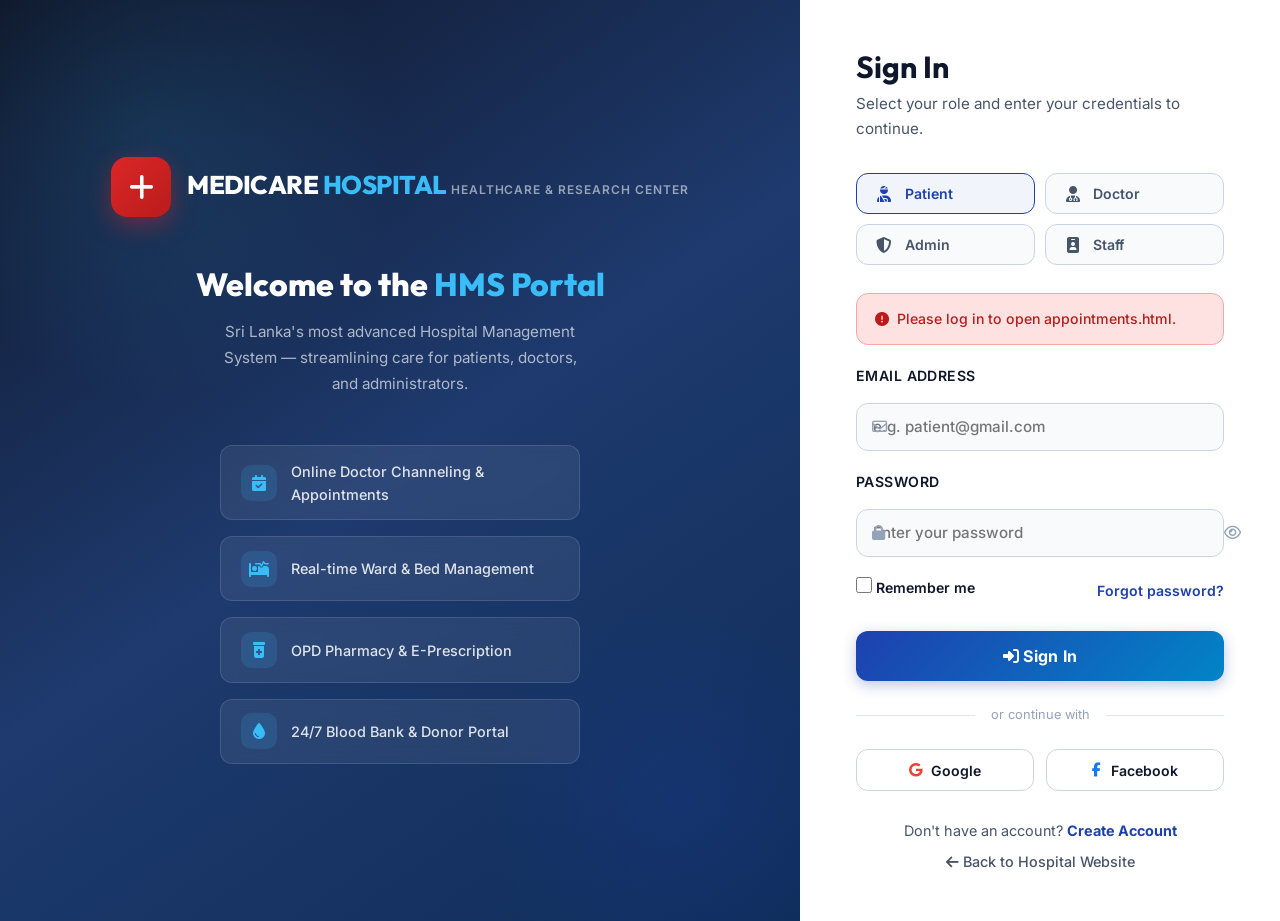
<file: appointments.html>
<!DOCTYPE html>
<html lang="en">
<head>
  <meta charset="UTF-8">
  <meta name="viewport" content="width=device-width, initial-scale=1.0">
  <title>My Appointments — Medicare Hospital</title>
  <meta name="description" content="View, manage and book your appointments at Medicare Hospital.">
  <link rel="stylesheet" href="https://cdnjs.cloudflare.com/ajax/libs/font-awesome/6.4.0/css/all.min.css">
  <link rel="stylesheet" href="css/style.css?v=20261004-2">
  <style>
    .page-hero {
      background: linear-gradient(135deg, #0f172a 0%, #1e3a6e 50%, #0ea5e9 100%);
      padding: 4rem 0 3rem;
      position: relative;
      overflow: hidden;
    }
    .page-hero::after { content:''; position:absolute; right:-100px; top:-100px; width:500px; height:500px; background:radial-gradient(circle,rgba(14,165,233,0.15) 0%,transparent 70%); }
    .page-hero-content { position:relative; z-index:1; display:flex; justify-content:space-between; align-items:center; flex-wrap:wrap; gap:1.5rem; }
    .page-hero-tag { display:inline-block; background:rgba(56,189,248,0.15); color:var(--bright-cyan); padding:0.35rem 1rem; border-radius:var(--radius-full); font-size:0.8rem; font-weight:700; letter-spacing:0.08em; text-transform:uppercase; margin-bottom:1rem; border:1px solid rgba(56,189,248,0.3); }
    .page-hero h1 { color:#fff; font-size:2.4rem; margin-bottom:0.5rem; }
    .page-hero h1 span { color:var(--bright-cyan); }
    .page-hero p { color:rgba(255,255,255,0.7); font-size:1rem; }

    /* Dashboard Stats */
    .appt-stats-row {
      display: grid;
      grid-template-columns: repeat(4, 1fr);
      gap: 1.25rem;
      padding: 2rem 0;
    }

    .appt-stat-card {
      background: var(--bg-surface);
      border-radius: var(--radius-lg);
      border: 1px solid var(--border-light);
      padding: 1.4rem 1.5rem;
      display: flex;
      align-items: center;
      gap: 1rem;
      box-shadow: var(--shadow-sm);
      transition: var(--transition);
    }

    .appt-stat-card:hover { transform: translateY(-3px); box-shadow: var(--shadow-md); }

    .appt-stat-icon {
      width: 50px;
      height: 50px;
      border-radius: var(--radius-md);
      display: flex;
      align-items: center;
      justify-content: center;
      font-size: 1.25rem;
      flex-shrink: 0;
    }

    .appt-stat-num { font-size: 1.6rem; font-weight: 800; color: var(--primary-navy); line-height: 1; }
    .appt-stat-label { font-size: 0.82rem; color: var(--text-muted); font-weight: 600; margin-top: 0.2rem; }

    /* Tabs */
    .appt-tab-row {
      display: flex;
      gap: 0;
      background: var(--bg-surface);
      border-radius: var(--radius-md);
      border: 1px solid var(--border-light);
      padding: 0.35rem;
      margin-bottom: 1.75rem;
      width: fit-content;
    }

    .appt-tab-btn {
      padding: 0.65rem 1.5rem;
      border-radius: calc(var(--radius-md) - 2px);
      border: none;
      background: transparent;
      cursor: pointer;
      font-weight: 600;
      font-size: 0.9rem;
      color: var(--text-muted);
      transition: var(--transition);
      display: flex;
      align-items: center;
      gap: 0.5rem;
    }

    .appt-tab-btn .tab-count {
      background: var(--bg-subtle);
      color: var(--text-muted);
      padding: 0.1rem 0.5rem;
      border-radius: var(--radius-full);
      font-size: 0.75rem;
    }

    .appt-tab-btn.active {
      background: var(--primary-blue);
      color: #fff;
      box-shadow: 0 2px 8px rgba(30, 64, 175, 0.25);
    }

    .appt-tab-btn.active .tab-count { background: rgba(255,255,255,0.25); color: #fff; }

    /* Appointment Cards */
    .appt-list { display: flex; flex-direction: column; gap: 1.1rem; }

    .appt-card {
      background: var(--bg-surface);
      border-radius: var(--radius-lg);
      border: 1px solid var(--border-light);
      box-shadow: var(--shadow-sm);
      overflow: hidden;
      transition: var(--transition);
      display: flex;
      align-items: stretch;
    }

    .appt-card:hover { box-shadow: var(--shadow-md); transform: translateX(2px); }

    .appt-card-accent {
      width: 5px;
      flex-shrink: 0;
    }

    .appt-card-body {
      flex: 1;
      display: grid;
      grid-template-columns: 60px 1fr auto auto;
      align-items: center;
      gap: 1.25rem;
      padding: 1.25rem 1.5rem;
    }

    .appt-doc-img {
      width: 56px;
      height: 56px;
      border-radius: 50%;
      object-fit: cover;
    }

    .appt-doc-name { font-weight: 700; color: var(--primary-navy); font-size: 0.95rem; }
    .appt-doc-spec { font-size: 0.82rem; color: var(--text-muted); }

    .appt-details { display: flex; flex-direction: column; gap: 0.25rem; }

    .appt-detail-item {
      display: flex;
      align-items: center;
      gap: 0.45rem;
      font-size: 0.83rem;
      color: var(--text-muted);
    }

    .appt-detail-item i { color: var(--primary-blue); width: 14px; }

    .appt-status-badge {
      padding: 0.35rem 0.85rem;
      border-radius: var(--radius-full);
      font-size: 0.78rem;
      font-weight: 700;
      display: flex;
      align-items: center;
      gap: 0.3rem;
      white-space: nowrap;
    }

    .status-upcoming { background: rgba(30,64,175,0.1); color: var(--primary-blue); }
    .status-completed { background: rgba(16,185,129,0.1); color: #059669; }
    .status-cancelled { background: rgba(220,38,38,0.1); color: var(--emergency-red); }
    .status-pending { background: rgba(245,158,11,0.1); color: #d97706; }

    .appt-actions { display: flex; flex-direction: column; gap: 0.4rem; }

    .btn-appt-action {
      padding: 0.45rem 0.9rem;
      border-radius: var(--radius-md);
      font-size: 0.8rem;
      font-weight: 600;
      cursor: pointer;
      transition: var(--transition);
      border: 1.5px solid;
      background: transparent;
      display: flex;
      align-items: center;
      gap: 0.4rem;
      white-space: nowrap;
    }

    .btn-reschedule { border-color: var(--primary-blue); color: var(--primary-blue); }
    .btn-reschedule:hover { background: var(--primary-blue); color: #fff; }

    .btn-cancel-appt { border-color: #ef4444; color: #dc2626; }
    .btn-cancel-appt:hover { background: #dc2626; color: #fff; }

    .btn-view-report { border-color: var(--success-green); color: var(--success-green); }
    .btn-view-report:hover { background: var(--success-green); color: #fff; }

    /* Book New Button */
    .appt-book-fab {
      position: fixed;
      bottom: 2rem;
      right: 2rem;
      z-index: 999;
      background: linear-gradient(135deg, var(--primary-blue), var(--accent-cyan));
      color: #fff;
      border: none;
      border-radius: var(--radius-full);
      padding: 1rem 1.75rem;
      font-weight: 700;
      font-size: 0.95rem;
      cursor: pointer;
      box-shadow: 0 8px 24px rgba(30, 64, 175, 0.45);
      display: flex;
      align-items: center;
      gap: 0.6rem;
      transition: var(--transition);
    }

    .appt-book-fab:hover { transform: translateY(-3px); box-shadow: 0 12px 32px rgba(30, 64, 175, 0.55); }

    /* Token Card */
    .token-card {
      background: linear-gradient(135deg, var(--primary-blue), var(--accent-cyan));
      color: #fff;
      border-radius: var(--radius-lg);
      padding: 1.5rem;
      margin-bottom: 1.75rem;
      display: flex;
      justify-content: space-between;
      align-items: center;
      flex-wrap: wrap;
      gap: 1rem;
    }

    .token-label { font-size: 0.82rem; opacity: 0.8; text-transform: uppercase; letter-spacing: 0.06em; }
    .token-num { font-size: 2.5rem; font-weight: 800; font-family: var(--font-heading); line-height: 1; }
    .token-doc { font-size: 0.9rem; opacity: 0.85; }

    .token-qr {
      width: 80px;
      height: 80px;
      background: rgba(255,255,255,0.15);
      border-radius: var(--radius-md);
      display: flex;
      align-items: center;
      justify-content: center;
      font-size: 2.5rem;
    }

    /* Modal */
    .modal-overlay-custom {
      position: fixed;
      inset: 0;
      background: rgba(15,23,42,0.6);
      z-index: 5000;
      display: flex;
      align-items: center;
      justify-content: center;
      opacity: 0;
      visibility: hidden;
      transition: var(--transition);
    }
    .modal-overlay-custom.active { opacity: 1; visibility: visible; }
    .modal-box-custom {
      background: var(--bg-surface);
      border-radius: var(--radius-lg);
      width: 100%;
      max-width: 500px;
      margin: 1rem;
      overflow: hidden;
      box-shadow: var(--shadow-lg);
      transform: translateY(20px);
      transition: var(--transition);
    }
    .modal-overlay-custom.active .modal-box-custom { transform: translateY(0); }
    .modal-head-custom {
      background: linear-gradient(135deg, var(--primary-blue), var(--accent-cyan));
      padding: 1.25rem 1.5rem;
      display: flex;
      justify-content: space-between;
      align-items: center;
      color: #fff;
    }
    .modal-head-custom h3 { font-size: 1.1rem; }
    .modal-close-btn { background: rgba(255,255,255,0.2); border: none; color: #fff; width: 32px; height: 32px; border-radius: 50%; cursor: pointer; font-size: 1rem; display: flex; align-items: center; justify-content: center; }
    .modal-close-btn:hover { background: rgba(255,255,255,0.35); }
    .modal-body-custom { padding: 1.75rem; }
    .modal-form .form-group { margin-bottom: 1.1rem; }
    .modal-form label { display: block; font-size: 0.85rem; font-weight: 600; color: var(--primary-navy); margin-bottom: 0.4rem; }
    .modal-form input, .modal-form select, .modal-form textarea { width: 100%; padding: 0.85rem 1rem; border: 1.5px solid var(--border-medium); border-radius: var(--radius-md); background: var(--bg-main); font-size: 0.9rem; color: var(--text-dark); }
    .modal-form input:focus, .modal-form select:focus { outline: none; border-color: var(--primary-blue); }

    @media (max-width: 768px) {
      .appt-stat-row { grid-template-columns: 1fr 1fr; }
      .appt-card-body { grid-template-columns: 48px 1fr; }
      .appt-details, .appt-actions { display: none; }
    }
  </style>
  <script src="js/auth.js?v=20261004-2"></script>
</head>
<body>
  <!-- Top Bar -->
  <div class="top-bar">
    <div class="container top-bar-content">
      <div class="top-bar-info">
        <div class="top-bar-info-item"><i class="fa-solid fa-phone-flip"></i><span>Channeling: <strong>0115 777 888</strong></span></div>
        <div class="top-bar-info-item"><i class="fa-solid fa-truck-medical emergency-highlight"></i><span>Emergency: <strong class="emergency-highlight">0115 577 222</strong></span></div>
      </div>
    </div>
  </div>

  <!-- Header -->
  <header class="main-header">
    <div class="container navbar">
      <a href="index.html" class="brand-logo">
        <div class="logo-icon-wrap"><i class="fa-solid fa-plus"></i></div>
        <div class="brand-text">
          <span class="brand-name">MEDICARE <span>HOSPITAL</span></span>
          <span class="brand-tagline">Healthcare &amp; Research Center</span>
        </div>
      </a>
      <nav class="nav-menu" id="navMenu">
        <a href="index.html" class="nav-link">Home</a>
        <a href="departments.html" class="nav-link">Departments</a>
        <a href="doctors.html" class="nav-link">Find a Doctor</a>
        <a href="appointments.html" class="nav-link active">Appointments</a>
        <a href="packages.html" class="nav-link">Packages</a>
        <a href="index.html#contact" class="nav-link">Contact</a>
      </nav>
      <div class="nav-cta">
        <a href="login.html" class="btn btn-primary"><i class="fa-solid fa-right-to-bracket"></i> Login</a>
        <button class="mobile-toggle" id="mobileToggle"><i class="fa-solid fa-bars"></i></button>
      </div>
    </div>
  </header>

  <!-- Page Hero -->
  <section class="page-hero">
    <div class="container page-hero-content">
      <div>
        <div class="page-hero-tag"><i class="fa-solid fa-calendar-check"></i> Patient Portal</div>
        <h1 id="pageTitle">My <span>Appointments</span></h1>
        <p id="pageSubtitle">Manage all your upcoming, past and cancelled appointments in one place.</p>
      </div>
      <button class="btn btn-primary" style="background:rgba(255,255,255,0.15); border:2px solid rgba(255,255,255,0.4); backdrop-filter:blur(8px);" onclick="openBookModal()" data-roles="patient staff admin">
        <i class="fa-solid fa-plus"></i> Book New Appointment
      </button>
    </div>
  </section>

  <div class="container">
    <!-- Stats Row -->
    <div class="appt-stats-row">
      <div class="appt-stat-card">
        <div class="appt-stat-icon" style="background:rgba(30,64,175,0.1);color:var(--primary-blue);"><i class="fa-solid fa-calendar-check"></i></div>
        <div><div class="appt-stat-num" id="statUpcoming">0</div><div class="appt-stat-label">Upcoming</div></div>
      </div>
      <div class="appt-stat-card">
        <div class="appt-stat-icon" style="background:rgba(16,185,129,0.1);color:#059669;"><i class="fa-solid fa-circle-check"></i></div>
        <div><div class="appt-stat-num" id="statCompleted">0</div><div class="appt-stat-label">Completed</div></div>
      </div>
      <div class="appt-stat-card">
        <div class="appt-stat-icon" style="background:rgba(220,38,38,0.1);color:#dc2626;"><i class="fa-solid fa-circle-xmark"></i></div>
        <div><div class="appt-stat-num" id="statCancelled">0</div><div class="appt-stat-label">Cancelled</div></div>
      </div>
      <div class="appt-stat-card">
        <div class="appt-stat-icon" style="background:rgba(245,158,11,0.1);color:#d97706;"><i class="fa-solid fa-hourglass-half"></i></div>
        <div><div class="appt-stat-num" id="statPending">0</div><div class="appt-stat-label">Pending</div></div>
      </div>
    </div>

    <!-- Next Appointment Token Card -->
    <div class="token-card">
      <div>
        <div class="token-label">Next Appointment Token</div>
        <div class="token-num" id="tokenNum">—</div>
        <div class="token-doc" id="tokenDoc">Loading...</div>
        <div style="margin-top:0.5rem; font-size:0.85rem; opacity:0.8;" id="tokenWhen"></div>
      </div>
      <div class="token-qr"><i class="fa-solid fa-qrcode"></i></div>
    </div>

    <!-- Tabs -->
    <div class="appt-tab-row">
      <button class="appt-tab-btn active" onclick="switchTab(this, 'upcoming')"><i class="fa-solid fa-clock"></i> Upcoming <span class="tab-count" id="countUpcoming">0</span></button>
      <button class="appt-tab-btn" onclick="switchTab(this, 'completed')"><i class="fa-solid fa-circle-check"></i> Completed <span class="tab-count" id="countCompleted">0</span></button>
      <button class="appt-tab-btn" onclick="switchTab(this, 'cancelled')"><i class="fa-solid fa-circle-xmark"></i> Cancelled <span class="tab-count" id="countCancelled">0</span></button>
    </div>

    <!-- Appointment List -->
    <div class="appt-list" id="apptList"></div>
  </div>

  <!-- Book Appointment Modal -->
  <div class="modal-overlay-custom" id="bookModal">
    <div class="modal-box-custom">
      <div class="modal-head-custom">
        <h3 id="bookModalTitle"><i class="fa-solid fa-calendar-plus"></i> Book New Appointment</h3>
        <button class="modal-close-btn" onclick="closeBookModal()"><i class="fa-solid fa-xmark"></i></button>
      </div>
      <div class="modal-body-custom">
        <form class="modal-form" id="bookForm" onsubmit="submitBook(event)">
          <input type="hidden" id="apptId">
          <div class="form-group">
            <label>Patient Full Name *</label>
            <input type="text" id="apptPatientName" class="form-control" placeholder="e.g. Ruwan Perera" required>
          </div>
          <div class="form-group">
            <label>Mobile Phone *</label>
            <input type="tel" pattern="(?:0|\+94(?: |-)?)[0-9]{2}(?: |-)?[0-9]{3}(?: |-)?[0-9]{4}" title="Sri Lankan number, e.g. 0771234567 or +94 77 123 4567" id="apptPatientPhone" class="form-control" placeholder="0771234567" required>
          </div>
          <div class="form-group">
            <label>Email (optional)</label>
            <input type="email" id="apptPatientEmail" class="form-control" placeholder="ruwan@example.com">
          </div>
          <div class="form-group">
            <label>Select Doctor *</label>
            <select id="apptDoctorSelect" class="form-control" required>
            </select>
          </div>
          <div class="form-group">
            <label>Preferred Date *</label>
            <input type="date" id="apptBookDate" class="form-control" required>
          </div>
          <div class="form-group">
            <label>Time Slot *</label>
            <select id="apptTimeSlot" class="form-control" required>
              <option>Morning (09:00 AM - 12:00 PM)</option>
              <option>Afternoon (01:00 PM - 04:00 PM)</option>
              <option selected>Evening (05:00 PM - 08:00 PM)</option>
            </select>
          </div>
          <button type="submit" class="btn btn-primary" id="btnSubmitAppt" style="width:100%;">
            <i class="fa-solid fa-circle-check"></i> Confirm Booking
          </button>
        </form>
      </div>
    </div>
  </div>

  <!-- FAB -->
  <button class="appt-book-fab" onclick="openBookModal()" data-roles="patient staff admin">
    <i class="fa-solid fa-plus"></i> Book Appointment
  </button>

  <!-- Footer -->
  <footer class="footer">
    <div class="container">
      <div class="footer-bottom">
        <div>&copy; 2026 Medicare Hospital Management System. All Rights Reserved.</div>
      </div>
    </div>
  </footer>

  <script src="js/api.js?v=20261004-2"></script>
  <script>
    // Appointments are loaded from MySQL through GET /api/appointments
    let allAppointments = [];
    let doctorList = [];
    let currentTab = 'upcoming';

    const statusConfig = {
      upcoming: { class:'status-upcoming', icon:'fa-clock', label:'Upcoming' },
      completed: { class:'status-completed', icon:'fa-circle-check', label:'Completed' },
      cancelled: { class:'status-cancelled', icon:'fa-circle-xmark', label:'Cancelled' },
      pending: { class:'status-pending', icon:'fa-hourglass-half', label:'Pending Confirmation' }
    };

    const accentColors = {
      upcoming: '#1e40af', completed: '#059669', cancelled: '#dc2626', pending: '#d97706'
    };

    const todayStr = () => new Date().toISOString().split('T')[0];

    // Decide which tab an appointment belongs to
    function tabOf(a) {
      if (a.status === 'CANCELLED') return 'cancelled';
      if (a.status === 'COMPLETED' || a.appointmentDate < todayStr()) return 'completed';
      return 'upcoming';
    }

    function uiStatus(a) {
      const tab = tabOf(a);
      if (tab === 'upcoming' && a.status === 'PENDING') return 'pending';
      return tab;
    }

    function formatDate(iso) {
      return new Date(iso + 'T00:00:00').toLocaleDateString('en-US', { month: 'short', day: 'numeric', year: 'numeric' });
    }

    async function loadAppointments() {
      try {
        // Patients only get their own bookings (matched on their login email)
        const user = Auth.currentUser();
        allAppointments = Auth.hasRole('patient')
          ? await api('/appointments?email=' + encodeURIComponent(user.email))
          : await api('/appointments');
        allAppointments.sort((x, y) => x.appointmentDate.localeCompare(y.appointmentDate));
        updateStats();
        renderAppts(allAppointments.filter(a => tabOf(a) === currentTab));
      } catch (err) {
        document.getElementById('apptList').innerHTML =
          `<div style="text-align:center;padding:3rem;color:#dc2626;"><i class="fa-solid fa-circle-exclamation" style="font-size:2rem;display:block;margin-bottom:1rem;"></i>${esc(err.message)}</div>`;
      }
    }

    function updateStats() {
      const count = tab => allAppointments.filter(a => tabOf(a) === tab).length;
      const pending = allAppointments.filter(a => uiStatus(a) === 'pending').length;
      document.getElementById('statUpcoming').textContent = count('upcoming');
      document.getElementById('statCompleted').textContent = count('completed');
      document.getElementById('statCancelled').textContent = count('cancelled');
      document.getElementById('statPending').textContent = pending;
      document.getElementById('countUpcoming').textContent = count('upcoming');
      document.getElementById('countCompleted').textContent = count('completed');
      document.getElementById('countCancelled').textContent = count('cancelled');

      // Next appointment card
      const next = allAppointments.find(a => tabOf(a) === 'upcoming');
      document.getElementById('tokenNum').textContent = next ? next.referenceCode : '—';
      document.getElementById('tokenDoc').textContent = next
        ? `${next.doctor.name} — ${next.doctor.department ? next.doctor.department.name : ''}`
        : 'No upcoming appointments';
      document.getElementById('tokenWhen').innerHTML = next
        ? `<i class="fa-regular fa-calendar"></i> ${esc(formatDate(next.appointmentDate))} &nbsp;|&nbsp; <i class="fa-regular fa-clock"></i> ${esc(next.timeSlot)}`
        : '';
    }

    function renderAppts(list) {
      const el = document.getElementById('apptList');
      if (!list.length) {
        el.innerHTML = '<div style="text-align:center;padding:3rem;color:var(--text-muted);"><i class="fa-solid fa-calendar-xmark" style="font-size:3rem;margin-bottom:1rem;color:var(--border-medium);display:block;"></i><h3>No appointments found</h3></div>';
        return;
      }
      el.innerHTML = list.map(a => {
        const status = uiStatus(a);
        const sc = statusConfig[status];
        const color = accentColors[status];
        const isUpcoming = status === 'upcoming' || status === 'pending';
        const doc = a.doctor || {};
        const img = doc.imageUrl || 'https://images.unsplash.com/photo-1622253692010-333f2da6031d?auto=format&fit=crop&w=100&q=80';
        return `
          <div class="appt-card">
            <div class="appt-card-accent" style="background:${color};"></div>
            <div class="appt-card-body">
              <img class="appt-doc-img" src="${esc(img)}" alt="${esc(doc.name)}">
              <div>
                <div class="appt-doc-name">${esc(doc.name)}</div>
                <div class="appt-doc-spec">${esc(doc.department ? doc.department.name : '')}</div>
                <div style="font-size:0.78rem;color:var(--text-light);margin-top:0.25rem;">Ref: <strong style="color:var(--primary-navy);">${esc(a.referenceCode)}</strong></div>
                <div style="font-size:0.78rem;color:var(--text-light);">Patient: <strong>${esc(a.patientName)}</strong> (${esc(a.patientPhone)})</div>
              </div>
              <div class="appt-details">
                <div class="appt-detail-item"><i class="fa-regular fa-calendar"></i> ${esc(formatDate(a.appointmentDate))}</div>
                <div class="appt-detail-item"><i class="fa-regular fa-clock"></i> ${esc(a.timeSlot)}</div>
                <div class="appt-detail-item"><i class="fa-solid fa-door-open"></i> ${esc(doc.roomNumber || '')}</div>
              </div>
              <div style="display:flex;flex-direction:column;align-items:flex-end;gap:0.6rem;">
                <span class="appt-status-badge ${sc.class}"><i class="fa-solid ${sc.icon}"></i> ${sc.label}</span>
                ${isUpcoming ? `
                  <button class="btn-appt-action btn-reschedule" onclick="openEditModal(${a.id})" data-roles="patient staff admin"><i class="fa-solid fa-pen"></i> Edit / Reschedule</button>
                  <button class="btn-appt-action btn-view-report" onclick="setStatus(${a.id}, 'COMPLETED')" data-roles="doctor staff admin"><i class="fa-solid fa-check"></i> Mark Completed</button>
                  <button class="btn-appt-action btn-cancel-appt" onclick="setStatus(${a.id}, 'CANCELLED')" data-roles="patient staff admin"><i class="fa-solid fa-xmark"></i> Cancel</button>
                ` : `
                  <button class="btn-appt-action btn-cancel-appt" onclick="deleteAppt(${a.id})" data-roles="staff admin"><i class="fa-solid fa-trash"></i> Delete</button>
                `}
              </div>
            </div>
          </div>
        `;
      }).join('');
    }

    function switchTab(el, tab) {
      document.querySelectorAll('.appt-tab-btn').forEach(b => b.classList.remove('active'));
      el.classList.add('active');
      currentTab = tab;
      renderAppts(allAppointments.filter(a => tabOf(a) === tab));
    }

    // ---------- Modal: create + edit ----------
    async function ensureDoctors() {
      if (doctorList.length) return;
      doctorList = await api('/doctors');
      fillSelect(document.getElementById('apptDoctorSelect'), doctorList, d => d.id,
        d => `${d.name} – ${d.department ? d.department.name : 'General'}`, '-- Choose Doctor --');
    }

    async function openBookModal() {
      try { await ensureDoctors(); } catch (err) { alert('❌ ' + err.message); return; }
      document.getElementById('bookForm').reset();
      document.getElementById('apptId').value = '';
      lockPatientFields();
      document.getElementById('apptBookDate').min = todayStr();
      document.getElementById('bookModalTitle').innerHTML = '<i class="fa-solid fa-calendar-plus"></i> Book New Appointment';
      document.getElementById('btnSubmitAppt').innerHTML = '<i class="fa-solid fa-circle-check"></i> Confirm Booking';
      document.getElementById('bookModal').classList.add('active');
    }

    async function openEditModal(id) {
      try { await ensureDoctors(); } catch (err) { alert('❌ ' + err.message); return; }
      const a = allAppointments.find(x => x.id === id);
      if (!a) return;
      document.getElementById('apptId').value = a.id;
      document.getElementById('apptPatientName').value = a.patientName;
      document.getElementById('apptPatientPhone').value = a.patientPhone;
      document.getElementById('apptPatientEmail').value = a.patientEmail || '';
      lockPatientFields();
      document.getElementById('apptDoctorSelect').value = a.doctor ? a.doctor.id : '';
      document.getElementById('apptBookDate').min = todayStr();
      document.getElementById('apptBookDate').value = a.appointmentDate;
      const slot = document.getElementById('apptTimeSlot');
      if (![...slot.options].some(o => o.value === a.timeSlot)) {
        slot.insertAdjacentHTML('beforeend', `<option>${esc(a.timeSlot)}</option>`);
      }
      slot.value = a.timeSlot;
      document.getElementById('bookModalTitle').innerHTML = `<i class="fa-solid fa-calendar-pen"></i> Edit Appointment ${esc(a.referenceCode)}`;
      document.getElementById('btnSubmitAppt').innerHTML = '<i class="fa-solid fa-floppy-disk"></i> Save Changes';
      document.getElementById('bookModal').classList.add('active');
    }

    // A patient always books under their own account, so the booking shows up in their list
    function lockPatientFields() {
      const emailField = document.getElementById('apptPatientEmail');
      if (!Auth.hasRole('patient')) { emailField.readOnly = false; return; }
      const user = Auth.currentUser();
      const nameField = document.getElementById('apptPatientName');
      if (!nameField.value) nameField.value = [user.firstName, user.lastName].filter(Boolean).join(' ');
      emailField.value = user.email;
      emailField.readOnly = true;
    }

    function closeBookModal() { document.getElementById('bookModal').classList.remove('active'); }
    document.getElementById('bookModal').addEventListener('click', function(e) { if (e.target === this) closeBookModal(); });

    async function submitBook(e) {
      e.preventDefault();
      const id = document.getElementById('apptId').value;
      const btn = document.getElementById('btnSubmitAppt');
      const label = btn.innerHTML;
      btn.innerHTML = '<i class="fa-solid fa-spinner fa-spin"></i> Saving...';
      btn.disabled = true;

      const data = {
        doctorId: parseInt(document.getElementById('apptDoctorSelect').value),
        patientName: document.getElementById('apptPatientName').value.trim(),
        patientPhone: document.getElementById('apptPatientPhone').value.trim(),
        patientEmail: document.getElementById('apptPatientEmail').value.trim() || null,
        appointmentDate: document.getElementById('apptBookDate').value,
        timeSlot: document.getElementById('apptTimeSlot').value
      };

      try {
        const saved = id
          ? await api(`/appointments/${id}`, 'PUT', data)
          : await api('/appointments', 'POST', data);
        closeBookModal();
        await loadAppointments();
        alert(`✅ Appointment ${id ? 'updated' : 'booked'}!\nReference: ${saved.referenceCode}\nDoctor: ${saved.doctor.name}\nDate: ${saved.appointmentDate}`);
      } catch (err) {
        alert('❌ Could not save appointment:\n' + err.message);
      } finally {
        btn.innerHTML = label;
        btn.disabled = false;
      }
    }

    async function setStatus(id, status) {
      const word = status === 'CANCELLED' ? 'cancel' : 'mark as completed';
      if (!confirm(`Are you sure you want to ${word} this appointment?`)) return;
      try {
        await api(`/appointments/${id}/status?status=${status}`, 'PUT');
        await loadAppointments();
      } catch (err) {
        alert('❌ ' + err.message);
      }
    }

    async function deleteAppt(id) {
      if (!confirm('Permanently delete this appointment record?')) return;
      try {
        await api(`/appointments/${id}`, 'DELETE');
        await loadAppointments();
      } catch (err) {
        alert('❌ Could not delete appointment:\n' + err.message);
      }
    }

    document.getElementById('mobileToggle').addEventListener('click', () => document.getElementById('navMenu').classList.toggle('active'));

    // Staff, doctors and admins see every patient's appointments
    if (!Auth.hasRole('patient')) {
      document.getElementById('pageTitle').innerHTML = 'All <span>Appointments</span>';
      document.getElementById('pageSubtitle').textContent = 'Every patient booking in the hospital system.';
    }

    loadAppointments();
  </script>
</body>
</html>
</file>
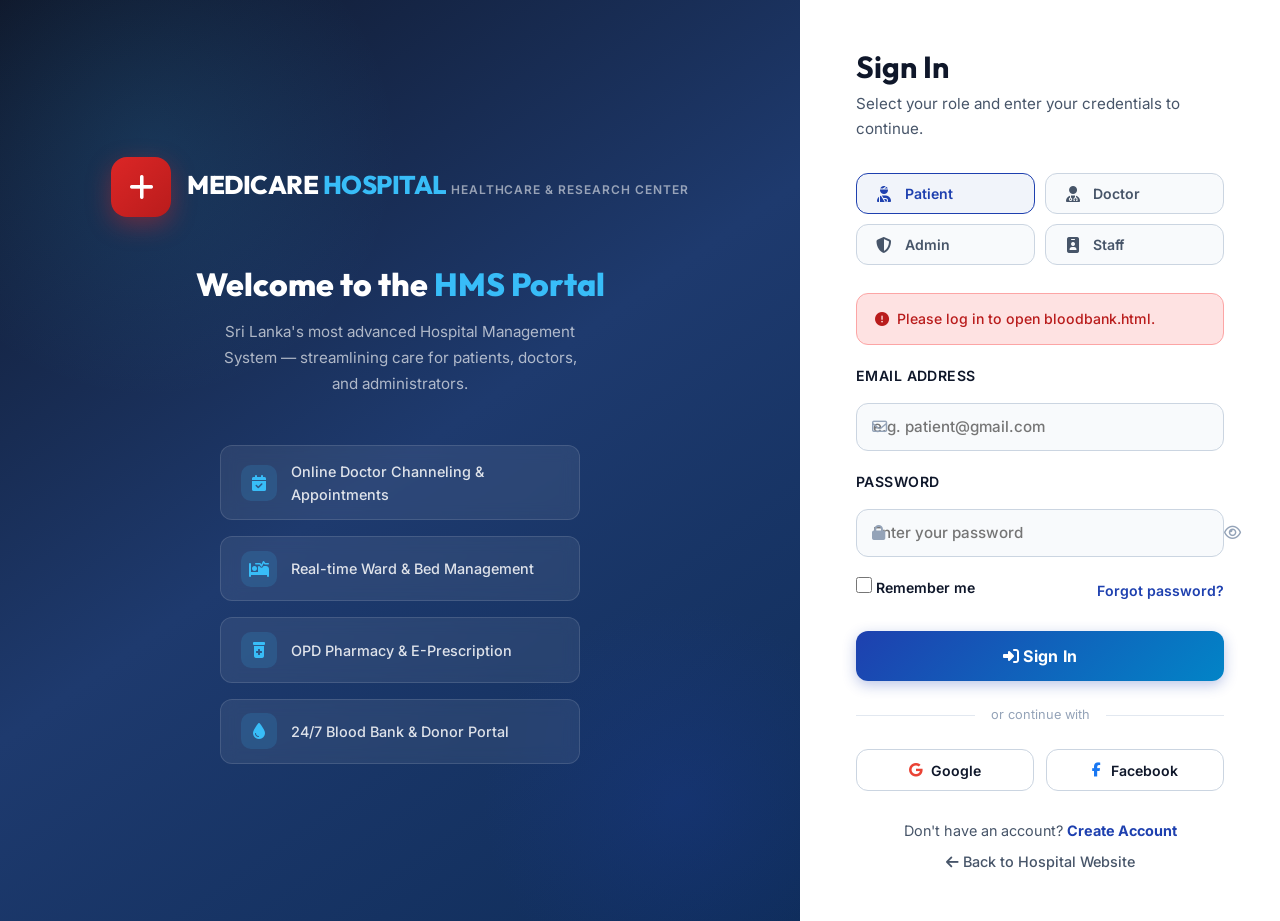
<file: bloodbank.html>
<!DOCTYPE html>
<html lang="en">
<head>
  <meta charset="UTF-8">
  <meta name="viewport" content="width=device-width, initial-scale=1.0">
  <title>Blood Bank Management — Medicare Hospital</title>
  <meta name="description" content="Medicare Hospital Blood Bank Management System — Full CRUD & Inventory Module">
  <link rel="stylesheet" href="https://cdnjs.cloudflare.com/ajax/libs/font-awesome/6.4.0/css/all.min.css">
  <link rel="stylesheet" href="css/style.css?v=20261004-2">
  <style>
    .page-hero { background: linear-gradient(135deg, #0f172a 0%, #7f1d1d 50%, #dc2626 100%); padding: 3rem 0 2rem; position: relative; overflow: hidden; }
    .page-hero::after { content:''; position:absolute; right:-100px; top:-100px; width:500px; height:500px; background:radial-gradient(circle,rgba(220,38,38,0.2) 0%,transparent 70%); }
    .page-hero-content { position: relative; z-index: 1; }
    .page-hero-tag { display:inline-block; background:rgba(252,165,165,0.15); color:#fca5a5; padding:0.35rem 1rem; border-radius:var(--radius-full); font-size:0.8rem; font-weight:700; letter-spacing:0.08em; text-transform:uppercase; margin-bottom:0.75rem; border:1px solid rgba(252,165,165,0.3); }
    .page-hero h1 { color:#fff; font-size:2.2rem; margin-bottom:0.3rem; }
    .page-hero h1 span { color:#fca5a5; }
    .page-hero p { color:rgba(255,255,255,0.7); font-size:0.95rem; max-width:650px; }

    /* Module Navigation Tabs */
    .bb-nav-tabs { display: flex; gap: 0.5rem; overflow-x: auto; padding: 0.75rem 0; margin-bottom: 1.5rem; border-bottom: 2px solid var(--border-light); }
    .bb-tab-btn { background: var(--bg-surface); border: 1px solid var(--border-light); color: var(--text-dark); padding: 0.65rem 1.2rem; border-radius: var(--radius-md); font-weight: 600; font-size: 0.88rem; cursor: pointer; white-space: nowrap; transition: var(--transition); display: flex; align-items: center; gap: 0.5rem; }
    .bb-tab-btn:hover { background: var(--bg-main); border-color: var(--primary-red, #dc2626); color: #dc2626; }
    .bb-tab-btn.active { background: #dc2626; color: #fff; border-color: #dc2626; box-shadow: 0 4px 12px rgba(220,38,38,0.3); }

    /* Stats Dashboard */
    .blood-stats { display: grid; grid-template-columns: repeat(auto-fit, minmax(200px, 1fr)); gap: 1rem; margin-bottom: 1.5rem; }
    .blood-stat { background: var(--bg-surface); border-radius: var(--radius-lg); border: 1px solid var(--border-light); padding: 1.25rem; display: flex; align-items: center; gap: 1rem; box-shadow: var(--shadow-sm); }
    .blood-stat-icon { width: 44px; height: 44px; border-radius: var(--radius-md); display: flex; align-items: center; justify-content: center; font-size: 1.2rem; flex-shrink: 0; }
    .blood-stat-num { font-size: 1.6rem; font-weight: 800; color: var(--primary-navy); line-height: 1; }
    .blood-stat-label { font-size: 0.78rem; color: var(--text-muted); font-weight: 600; }

    /* Live Inventory Cards */
    .blood-grid { display: grid; grid-template-columns: repeat(4, 1fr); gap: 1rem; margin-bottom: 2rem; }
    .blood-card { background: var(--bg-surface); border-radius: var(--radius-lg); border: 2px solid var(--border-light); padding: 1.25rem 1rem; text-align: center; position: relative; overflow: hidden; }
    .blood-card::before { content: ''; position: absolute; top: 0; left: 0; right: 0; height: 4px; background: linear-gradient(90deg, #dc2626, #ef4444); }
    .blood-type-label { font-size: 2.2rem; font-weight: 900; color: var(--primary-navy); line-height: 1; margin-bottom: 0.2rem; }
    .blood-type-positive { color: #dc2626; }
    .blood-units { font-size: 1.5rem; font-weight: 800; margin-bottom: 0.2rem; }
    .blood-units-label { font-size: 0.75rem; color: var(--text-muted); font-weight: 600; text-transform: uppercase; }
    .blood-status-badge { margin: 0.5rem auto 0; display: inline-block; padding: 0.25rem 0.75rem; border-radius: var(--radius-full); font-size: 0.75rem; font-weight: 700; }
    .blood-sufficient { background: rgba(16,185,129,0.1); color: #059669; border: 1px solid rgba(16,185,129,0.3); }
    .blood-critical { background: rgba(220,38,38,0.1); color: #dc2626; border: 1px solid rgba(220,38,38,0.3); animation: pulse-red-soft 1.5s infinite; }
    @keyframes pulse-red-soft { 0%,100%{opacity:1;} 50%{opacity:0.6;} }

    /* Table & Card Wrapper */
    .bb-panel { background: var(--bg-surface); border: 1px solid var(--border-light); border-radius: var(--radius-lg); padding: 1.5rem; box-shadow: var(--shadow-sm); margin-bottom: 2rem; }
    .bb-panel-header { display: flex; justify-content: space-between; align-items: center; margin-bottom: 1.25rem; flex-wrap: wrap; gap: 1rem; }
    .bb-panel-title { font-size: 1.25rem; font-weight: 700; color: var(--primary-navy); display: flex; align-items: center; gap: 0.6rem; }
    .bb-actions { display: flex; gap: 0.75rem; align-items: center; }

    /* Data Tables */
    .data-table { width: 100%; border-collapse: collapse; font-size: 0.9rem; text-align: left; }
    .data-table th { background: var(--bg-main); padding: 0.85rem 1rem; font-weight: 700; color: var(--primary-navy); border-bottom: 2px solid var(--border-medium); }
    .data-table td { padding: 0.85rem 1rem; border-bottom: 1px solid var(--border-light); color: var(--text-dark); vertical-align: middle; }
    .data-table tr:hover { background: rgba(241,245,249,0.6); }

    /* Badges */
    .badge { display: inline-block; padding: 0.25rem 0.6rem; border-radius: var(--radius-full); font-size: 0.75rem; font-weight: 700; }
    .badge-success { background: rgba(16,185,129,0.1); color: #059669; }
    .badge-warning { background: rgba(245,158,11,0.1); color: #d97706; }
    .badge-danger { background: rgba(220,38,38,0.1); color: #dc2626; }
    .badge-info { background: rgba(59,130,246,0.1); color: #2563eb; }

    /* Forms & Modals */
    .modal-overlay { position: fixed; inset: 0; background: rgba(15,23,42,0.6); backdrop-filter: blur(4px); display: none; justify-content: center; align-items: center; z-index: 1000; padding: 1rem; }
    .modal-overlay.active { display: flex; }
    .modal-card { background: #fff; width: 100%; max-width: 650px; border-radius: var(--radius-lg); padding: 1.75rem; box-shadow: var(--shadow-xl); position: relative; max-height: 90vh; overflow-y: auto; }
    .modal-close { position: absolute; right: 1.25rem; top: 1.25rem; font-size: 1.2rem; cursor: pointer; color: var(--text-muted); border: none; background: none; }
    .form-grid-2 { display: grid; grid-template-columns: 1fr 1fr; gap: 1rem; }
    .form-group { margin-bottom: 1rem; }
    .form-group label { display: block; font-size: 0.85rem; font-weight: 600; color: var(--primary-navy); margin-bottom: 0.35rem; }
    .form-control { width: 100%; padding: 0.75rem 0.9rem; border: 1.5px solid var(--border-medium); border-radius: var(--radius-md); font-size: 0.9rem; }
    .form-control:focus { outline: none; border-color: #dc2626; }

    .btn-red { background: #dc2626; color: #fff; border: none; padding: 0.65rem 1.25rem; border-radius: var(--radius-md); font-weight: 700; cursor: pointer; transition: var(--transition); }
    .btn-red:hover { background: #b91c1c; }
  </style>
  <script src="js/auth.js?v=20261004-2"></script>
</head>
<body>

  <!-- Top Bar -->
  <div class="top-bar">
    <div class="container top-bar-content">
      <div class="top-bar-info">
        <div class="top-bar-info-item"><i class="fa-solid fa-phone-flip"></i><span>Blood Bank Hotline: <strong>0115 777 888</strong></span></div>
        <div class="top-bar-info-item"><i class="fa-solid fa-truck-medical emergency-highlight"></i><span>Emergency Request: <strong class="emergency-highlight">0115 577 222</strong></span></div>
      </div>
    </div>
  </div>

  <!-- Header -->
  <header class="main-header">
    <div class="container navbar">
      <a href="index.html" class="brand-logo">
        <div class="logo-icon-wrap"><i class="fa-solid fa-plus"></i></div>
        <div class="brand-text">
          <span class="brand-name">MEDICARE <span>HOSPITAL</span></span>
          <span class="brand-tagline">Healthcare &amp; Research Center</span>
        </div>
      </a>
      <nav class="nav-menu" id="navMenu">
        <a href="index.html" class="nav-link">Home</a>
        <a href="departments.html" class="nav-link">Departments</a>
        <a href="doctors.html" class="nav-link">Find a Doctor</a>
        <a href="appointments.html" class="nav-link">Appointments</a>
        <a href="pharmacy.html" class="nav-link">Pharmacy</a>
        <a href="bloodbank.html" class="nav-link active">Blood Bank</a>
      </nav>
      <div class="nav-cta">
        <a href="login.html" class="btn btn-primary"><i class="fa-solid fa-right-to-bracket"></i> Login</a>
      </div>
    </div>
  </header>

  <!-- Hero -->
  <section class="page-hero">
    <div class="container page-hero-content">
      <div class="page-hero-tag"><i class="fa-solid fa-droplet"></i> Blood Bank Full Management Module</div>
      <h1>Blood Bank <span>Management</span></h1>
      <p>Complete lifecycle management: Donor Registration, Intake Screening, Infectious Disease Testing, Unit Quarantining, Inventory Tracking, Patient Requests, and Controlled Stock Distribution.</p>
    </div>
  </section>

  <div class="container" style="margin-top: 1.5rem;">
    <!-- Navigation Tabs -->
    <div class="bb-nav-tabs">
      <button class="bb-tab-btn active" onclick="switchTab('dashboard')"><i class="fa-solid fa-chart-pie"></i> Dashboard</button>
      <button class="bb-tab-btn" onclick="switchTab('donors')"><i class="fa-solid fa-user-heart"></i> Donors</button>
      <button class="bb-tab-btn" onclick="switchTab('donations')"><i class="fa-solid fa-hand-holding-medical"></i> Donations</button>
      <button class="bb-tab-btn" onclick="switchTab('testing')"><i class="fa-solid fa-vial-virus"></i> Blood Testing</button>
      <button class="bb-tab-btn" onclick="switchTab('units')"><i class="fa-solid fa-box-archive"></i> Blood Units</button>
      <button class="bb-tab-btn" onclick="switchTab('requests')"><i class="fa-solid fa-clipboard-list"></i> Blood Requests</button>
      <button class="bb-tab-btn" onclick="switchTab('issues')"><i class="fa-solid fa-truck-ramp-box"></i> Blood Issues</button>
      <button class="bb-tab-btn" onclick="switchTab('transactions')"><i class="fa-solid fa-clock-rotate-left"></i> Audit History</button>
    </div>

    <!-- TAB 1: DASHBOARD -->
    <div id="tab-dashboard" class="tab-content">
      <div class="blood-stats">
        <div class="blood-stat">
          <div class="blood-stat-icon" style="background:rgba(220,38,38,0.1);color:#dc2626;"><i class="fa-solid fa-droplet"></i></div>
          <div><div class="blood-stat-num" id="stat-units">0</div><div class="blood-stat-label">Available Blood Units</div></div>
        </div>
        <div class="blood-stat">
          <div class="blood-stat-icon" style="background:rgba(16,185,129,0.1);color:#059669;"><i class="fa-solid fa-user-heart"></i></div>
          <div><div class="blood-stat-num" id="stat-donors">0</div><div class="blood-stat-label">Registered Donors</div></div>
        </div>
        <div class="blood-stat">
          <div class="blood-stat-icon" style="background:rgba(245,158,11,0.1);color:#d97706;"><i class="fa-solid fa-clock"></i></div>
          <div><div class="blood-stat-num" id="stat-requests">0</div><div class="blood-stat-label">Pending Requests</div></div>
        </div>
        <div class="blood-stat">
          <div class="blood-stat-icon" style="background:rgba(59,130,246,0.1);color:#2563eb;"><i class="fa-solid fa-syringe"></i></div>
          <div><div class="blood-stat-num" id="stat-today-donations">0</div><div class="blood-stat-label">Today's Donations</div></div>
        </div>
      </div>

      <div class="bb-panel">
        <div class="bb-panel-header">
          <div class="bb-panel-title"><i class="fa-solid fa-droplet" style="color:#dc2626;"></i> Live Inventory by Blood Group</div>
          <span style="font-size:0.85rem;color:var(--text-muted);" id="live-time"></span>
        </div>
        <div class="blood-grid" id="bloodGrid"></div>
      </div>
    </div>

    <!-- TAB 2: DONORS -->
    <div id="tab-donors" class="tab-content" style="display:none;">
      <div class="bb-panel">
        <div class="bb-panel-header">
          <div class="bb-panel-title"><i class="fa-solid fa-user-heart"></i> Donor Management</div>
          <div class="bb-actions">
            <button class="btn-red" onclick="openDonorModal()" data-roles="staff admin"><i class="fa-solid fa-plus"></i> Register New Donor</button>
          </div>
        </div>
        <div style="overflow-x:auto;">
          <table class="data-table">
            <thead>
              <tr>
                <th>Donor Number</th>
                <th>Name</th>
                <th>Blood Type</th>
                <th>Gender</th>
                <th>Phone</th>
                <th>Eligibility</th>
                <th>Status</th>
                <th>Actions</th>
              </tr>
            </thead>
            <tbody id="donorTableBody"></tbody>
          </table>
        </div>
      </div>
    </div>

    <!-- TAB 3: DONATIONS -->
    <div id="tab-donations" class="tab-content" style="display:none;">
      <div class="bb-panel">
        <div class="bb-panel-header">
          <div class="bb-panel-title"><i class="fa-solid fa-hand-holding-medical"></i> Blood Donations</div>
          <div class="bb-actions">
            <button class="btn-red" onclick="openDonationModal()" data-roles="staff admin"><i class="fa-solid fa-plus"></i> Record New Donation</button>
          </div>
        </div>
        <div style="overflow-x:auto;">
          <table class="data-table">
            <thead>
              <tr>
                <th>Donation #</th>
                <th>Donor ID</th>
                <th>Date</th>
                <th>Blood Type</th>
                <th>Volume</th>
                <th>Location</th>
                <th>Status</th>
              </tr>
            </thead>
            <tbody id="donationTableBody"></tbody>
          </table>
        </div>
      </div>
    </div>

    <!-- TAB 4: TESTING -->
    <div id="tab-testing" class="tab-content" style="display:none;">
      <div class="bb-panel">
        <div class="bb-panel-header">
          <div class="bb-panel-title"><i class="fa-solid fa-vial-virus"></i> Infectious Disease Blood Screening</div>
          <div class="bb-actions">
            <button class="btn-red" onclick="openTestModal()" data-roles="staff admin"><i class="fa-solid fa-microscope"></i> Record Test Result</button>
          </div>
        </div>
        <div style="overflow-x:auto;">
          <table class="data-table">
            <thead>
              <tr>
                <th>Test ID</th>
                <th>Unit ID</th>
                <th>HIV</th>
                <th>Hep B</th>
                <th>Hep C</th>
                <th>Syphilis</th>
                <th>Malaria</th>
                <th>Tested By</th>
                <th>Overall Result</th>
              </tr>
            </thead>
            <tbody id="testingTableBody"></tbody>
          </table>
        </div>
      </div>
    </div>

    <!-- TAB 5: BLOOD UNITS -->
    <div id="tab-units" class="tab-content" style="display:none;">
      <div class="bb-panel">
        <div class="bb-panel-header">
          <div class="bb-panel-title"><i class="fa-solid fa-box-archive"></i> Blood Unit Repository</div>
        </div>
        <div style="overflow-x:auto;">
          <table class="data-table">
            <thead>
              <tr>
                <th>Unit Number</th>
                <th>Blood Type</th>
                <th>Volume</th>
                <th>Collection Date</th>
                <th>Expiry Date</th>
                <th>Storage Location</th>
                <th>Status</th>
              </tr>
            </thead>
            <tbody id="unitsTableBody"></tbody>
          </table>
        </div>
      </div>
    </div>

    <!-- TAB 6: REQUESTS -->
    <div id="tab-requests" class="tab-content" style="display:none;">
      <div class="bb-panel">
        <div class="bb-panel-header">
          <div class="bb-panel-title"><i class="fa-solid fa-clipboard-list"></i> Blood Requisitions</div>
          <div class="bb-actions">
            <button class="btn-red" onclick="openRequestModal()"><i class="fa-solid fa-plus"></i> New Blood Request</button>
          </div>
        </div>
        <div style="overflow-x:auto;">
          <table class="data-table">
            <thead>
              <tr>
                <th>Request #</th>
                <th>Patient Name</th>
                <th>Blood Type</th>
                <th>Quantity</th>
                <th>Urgency</th>
                <th>Reason</th>
                <th>Status</th>
                <th>Action</th>
              </tr>
            </thead>
            <tbody id="requestsTableBody"></tbody>
          </table>
        </div>
      </div>
    </div>

    <!-- TAB 7: ISSUES -->
    <div id="tab-issues" class="tab-content" style="display:none;">
      <div class="bb-panel">
        <div class="bb-panel-header">
          <div class="bb-panel-title"><i class="fa-solid fa-truck-ramp-box"></i> Issued Blood Log</div>
        </div>
        <div style="overflow-x:auto;">
          <table class="data-table">
            <thead>
              <tr>
                <th>Issue #</th>
                <th>Req ID</th>
                <th>Blood Type</th>
                <th>Qty</th>
                <th>Issued By</th>
                <th>Date</th>
                <th>Status</th>
              </tr>
            </thead>
            <tbody id="issuesTableBody"></tbody>
          </table>
        </div>
      </div>
    </div>

    <!-- TAB 8: TRANSACTIONS -->
    <div id="tab-transactions" class="tab-content" style="display:none;">
      <div class="bb-panel">
        <div class="bb-panel-header">
          <div class="bb-panel-title"><i class="fa-solid fa-clock-rotate-left"></i> Inventory Audit Trail</div>
        </div>
        <div style="overflow-x:auto;">
          <table class="data-table">
            <thead>
              <tr>
                <th>Tx ID</th>
                <th>Unit ID</th>
                <th>Type</th>
                <th>Qty</th>
                <th>Reference</th>
                <th>Performed By</th>
                <th>Timestamp</th>
              </tr>
            </thead>
            <tbody id="transactionsTableBody"></tbody>
          </table>
        </div>
      </div>
    </div>
  </div>

  <!-- MODAL: ADD DONOR -->
  <div class="modal-overlay" id="donorModal">
    <div class="modal-card">
      <button class="modal-close" onclick="closeModal('donorModal')">&times;</button>
      <h3 style="margin-bottom:1rem;color:var(--primary-navy);" id="donorModalTitle"><i class="fa-solid fa-user-plus"></i> Register Donor</h3>
      <form id="donorForm" onsubmit="saveDonor(event)">
        <input type="hidden" id="d-id">
        <div class="form-grid-2">
          <div class="form-group"><label>First Name</label><input type="text" id="d-fn" class="form-control" required></div>
          <div class="form-group"><label>Last Name</label><input type="text" id="d-ln" class="form-control" required></div>
        </div>
        <div class="form-grid-2">
          <div class="form-group"><label>Date of Birth</label><input type="date" id="d-dob" class="form-control" required></div>
          <div class="form-group">
            <label>Gender</label>
            <select id="d-gender" class="form-control" required>
              <option value="Male">Male</option><option value="Female">Female</option>
            </select>
          </div>
        </div>
        <div class="form-grid-2">
          <div class="form-group">
            <label>Blood Type</label>
            <select id="d-bt" class="form-control" required>
              <option>A+</option><option>A-</option><option>B+</option><option>B-</option>
              <option>AB+</option><option>AB-</option><option>O+</option><option>O-</option>
            </select>
          </div>
          <div class="form-group"><label>Phone</label><input type="tel" pattern="(?:0|\+94(?: |-)?)[0-9]{2}(?: |-)?[0-9]{3}(?: |-)?[0-9]{4}" title="Sri Lankan number, e.g. 0771234567 or +94 77 123 4567" id="d-phone" class="form-control" required></div>
        </div>
        <div class="form-group"><label>Email</label><input type="email" id="d-email" class="form-control"></div>
        <div class="form-grid-2">
          <div class="form-group"><label>City</label><input type="text" id="d-city" class="form-control"></div>
          <div class="form-group"><label>Address</label><input type="text" id="d-address" class="form-control"></div>
        </div>
        <div class="form-grid-2">
          <div class="form-group">
            <label>Eligibility</label>
            <select id="d-elig" class="form-control"><option>ELIGIBLE</option><option>TEMPORARILY_DEFERRED</option><option>PERMANENTLY_DEFERRED</option></select>
          </div>
          <div class="form-group">
            <label>Status</label>
            <select id="d-status" class="form-control"><option>ACTIVE</option><option>INACTIVE</option></select>
          </div>
        </div>
        <button type="submit" class="btn-red" style="width:100%;margin-top:0.5rem;">Save Donor</button>
      </form>
    </div>
  </div>

  <!-- MODAL: ADD DONATION -->
  <div class="modal-overlay" id="donationModal">
    <div class="modal-card">
      <button class="modal-close" onclick="closeModal('donationModal')">&times;</button>
      <h3 style="margin-bottom:1rem;color:var(--primary-navy);"><i class="fa-solid fa-hand-holding-medical"></i> Record Blood Donation</h3>
      <form onsubmit="saveDonation(event)">
        <div class="form-group"><label>Donor</label><select id="dn-donor-id" class="form-control" required></select></div>
        <div class="form-group"><label>Volume (ml)</label><input type="number" id="dn-vol" class="form-control" value="450" required></div>
        <div class="form-group"><label>Location</label><input type="text" id="dn-loc" class="form-control" value="Main Donor Hall" required></div>
        <div class="form-group"><label>Screening Notes</label><textarea id="dn-notes" class="form-control" rows="2" placeholder="Vitals normal..."></textarea></div>
        <button type="submit" class="btn-red" style="width:100%;margin-top:0.5rem;">Submit Donation</button>
      </form>
    </div>
  </div>

  <!-- MODAL: BLOOD TEST -->
  <div class="modal-overlay" id="testModal">
    <div class="modal-card">
      <button class="modal-close" onclick="closeModal('testModal')">&times;</button>
      <h3 style="margin-bottom:1rem;color:var(--primary-navy);"><i class="fa-solid fa-vial"></i> Infectious Marker Test Result</h3>
      <form onsubmit="saveTest(event)">
        <input type="hidden" id="t-don-id">
        <div class="form-group"><label>Blood Unit (waiting for testing)</label><select id="t-unit-id" class="form-control" required></select></div>
        <div class="form-group"><label>Confirmed Blood Type Result</label><input type="text" id="t-bt" class="form-control" placeholder="e.g. O+" required></div>
        <div class="form-grid-2">
          <div class="form-group">
            <label>HIV Result</label>
            <select id="t-hiv" class="form-control"><option>NEGATIVE</option><option>POSITIVE</option></select>
          </div>
          <div class="form-group">
            <label>Hepatitis B Result</label>
            <select id="t-hepb" class="form-control"><option>NEGATIVE</option><option>POSITIVE</option></select>
          </div>
        </div>
        <div class="form-grid-2">
          <div class="form-group">
            <label>Hepatitis C Result</label>
            <select id="t-hepc" class="form-control"><option>NEGATIVE</option><option>POSITIVE</option></select>
          </div>
          <div class="form-group">
            <label>Syphilis Result</label>
            <select id="t-syp" class="form-control"><option>NEGATIVE</option><option>POSITIVE</option></select>
          </div>
        </div>
        <div class="form-group">
          <label>Malaria Result</label>
          <select id="t-mal" class="form-control"><option>NEGATIVE</option><option>POSITIVE</option></select>
        </div>
        <div class="form-group"><label>Lab Specialist Name</label><input type="text" id="t-by" class="form-control" value="Dr. Perera (Lab Head)"></div>
        <button type="submit" class="btn-red" style="width:100%;margin-top:0.5rem;">Save Screening Result</button>
      </form>
    </div>
  </div>

  <!-- MODAL: BLOOD REQUEST -->
  <div class="modal-overlay" id="requestModal">
    <div class="modal-card">
      <button class="modal-close" onclick="closeModal('requestModal')">&times;</button>
      <h3 style="margin-bottom:1rem;color:var(--primary-navy);" id="requestModalTitle"><i class="fa-solid fa-clipboard-question"></i> Create Blood Request</h3>
      <form id="requestForm" onsubmit="saveRequest(event)">
        <input type="hidden" id="r-id">
        <div class="form-group"><label>Patient Name</label><input type="text" id="r-pname" class="form-control" required></div>
        <div class="form-grid-2">
          <div class="form-group">
            <label>Blood Type</label>
            <select id="r-bt" class="form-control" required>
              <option>A+</option><option>A-</option><option>B+</option><option>B-</option>
              <option>AB+</option><option>AB-</option><option>O+</option><option>O-</option>
            </select>
          </div>
          <div class="form-group"><label>Quantity</label><input type="number" id="r-qty" class="form-control" value="1" min="1" required></div>
        </div>
        <div class="form-grid-2">
          <div class="form-group">
            <label>Urgency</label>
            <select id="r-urgency" class="form-control"><option>NORMAL</option><option>URGENT</option><option>EMERGENCY</option></select>
          </div>
          <div class="form-group"><label>Requested By</label><input type="text" id="r-reqby" class="form-control" value="Dr. Aruni Weerasinghe"></div>
        </div>
        <div class="form-group"><label>Reason</label><input type="text" id="r-reason" class="form-control" placeholder="e.g. Surgical transfusion" required></div>
        <button type="submit" class="btn-red" style="width:100%;margin-top:0.5rem;">Submit Requisition</button>
      </form>
    </div>
  </div>

  <!-- MODAL: ISSUE BLOOD -->
  <div class="modal-overlay" id="issueModal">
    <div class="modal-card">
      <button class="modal-close" onclick="closeModal('issueModal')">&times;</button>
      <h3 style="margin-bottom:1rem;color:var(--primary-navy);"><i class="fa-solid fa-truck-ramp-box"></i> Issue Blood Unit</h3>
      <form onsubmit="confirmIssue(event)">
        <input type="hidden" id="issue-req-id">
        <div class="form-group"><label>Request Info</label><input type="text" id="issue-req-info" class="form-control" readonly></div>
        <div class="form-group">
          <label>Select Available Blood Unit</label>
          <select id="issue-unit-id" class="form-control" required></select>
        </div>
        <div class="form-group"><label>Issued By</label><input type="text" id="issue-by" class="form-control" value="Pharmacist Staff" required></div>
        <div class="form-group"><label>Notes</label><textarea id="issue-notes" class="form-control" rows="2" placeholder="Cold chain verified"></textarea></div>
        <button type="submit" class="btn-red" style="width:100%;margin-top:0.5rem;">Confirm Blood Issue</button>
      </form>
    </div>
  </div>

  <script src="js/api.js?v=20261004-2"></script>
  <script>
    // All blood bank data comes from /api/bloodbank/... (see BloodBankController.java)
    const BB = '/bloodbank';
    let donors = [], requests = [];

    document.addEventListener('DOMContentLoaded', () => {
      loadDashboard();
    });

    function switchTab(tabName) {
      document.querySelectorAll('.tab-content').forEach(el => el.style.display = 'none');
      document.querySelectorAll('.bb-tab-btn').forEach(btn => btn.classList.remove('active'));

      document.getElementById('tab-' + tabName).style.display = 'block';
      event.currentTarget.classList.add('active');

      const loaders = {
        dashboard: loadDashboard, donors: loadDonors, donations: loadDonations, testing: loadTesting,
        units: loadUnits, requests: loadRequests, issues: loadIssues, transactions: loadTransactions
      };
      loaders[tabName]();
    }

    // Show an error row in a table when loading fails
    function showLoadError(tbodyId, err, cols) {
      document.getElementById(tbodyId).innerHTML =
        `<tr><td colspan="${cols}" style="color:#dc2626;text-align:center;padding:1rem;"><i class="fa-solid fa-circle-exclamation"></i> ${esc(err.message)}</td></tr>`;
    }

    function emptyRow(cols, text) {
      return `<tr><td colspan="${cols}" style="text-align:center;padding:1rem;color:var(--text-muted);">${text}</td></tr>`;
    }

    // roles (optional) = who may see the button, e.g. 'staff admin'
    const smallBtn = (label, onclick, cls, extraStyle, roles) =>
      `<button onclick="${onclick}" class="${cls}" ${roles ? `data-roles="${roles}"` : ''} style="padding:0.25rem 0.5rem;font-size:0.75rem;margin-right:4px;${extraStyle || ''}">${label}</button>`;

    async function loadDashboard() {
      try {
        const data = await api(`${BB}/dashboard`);
        document.getElementById('stat-units').innerText = data.totalBloodUnits;
        document.getElementById('stat-donors').innerText = data.totalDonors;
        document.getElementById('stat-requests').innerText = data.pendingRequests;
        document.getElementById('stat-today-donations').innerText = data.todayDonations;
        document.getElementById('live-time').innerText = 'Updated: ' + new Date().toLocaleTimeString();

        const grid = document.getElementById('bloodGrid');
        grid.innerHTML = Object.entries(data.stockMap).map(([group, count]) => {
          const isCritical = data.lowStockGroups.includes(group);
          return `
            <div class="blood-card">
              <div class="blood-type-label blood-type-positive">${esc(group)}</div>
              <div class="blood-units" style="color:${isCritical ? '#dc2626' : '#059669'};">${count}</div>
              <div class="blood-units-label">Units Available</div>
              <span class="blood-status-badge ${isCritical ? 'blood-critical' : 'blood-sufficient'}">
                ${isCritical ? '⚠️ Low Stock' : 'Sufficient'}
              </span>
            </div>
          `;
        }).join('');
      } catch (e) {
        document.getElementById('bloodGrid').innerHTML =
          `<div style="grid-column:1/-1;text-align:center;color:#dc2626;padding:1rem;">${esc(e.message)}</div>`;
      }
    }

    // ---------- Donors (full CRUD) ----------
    async function loadDonors() {
      try {
        donors = await api(`${BB}/donors`);
        const tbody = document.getElementById('donorTableBody');
        tbody.innerHTML = donors.length ? donors.map(d => `
          <tr>
            <td><strong>${esc(d.donorNumber)}</strong></td>
            <td>${esc(d.firstName)} ${esc(d.lastName)}</td>
            <td><span class="badge badge-danger">${esc(d.bloodType)}</span></td>
            <td>${esc(d.gender)}</td>
            <td>${esc(d.phone)}</td>
            <td><span class="badge badge-success">${esc(d.eligibilityStatus)}</span></td>
            <td><span class="badge ${d.status === 'ACTIVE' ? 'badge-success' : 'badge-danger'}">${esc(d.status)}</span></td>
            <td style="white-space:nowrap;">
              ${smallBtn('Edit', `openDonorModal(${d.id})`, 'btn-red', 'background:#1e40af;', 'staff admin')}
              ${smallBtn('Delete', `deleteDonor(${d.id})`, 'btn-red', '', 'staff admin')}
            </td>
          </tr>
        `).join('') : emptyRow(8, 'No donors registered yet');
      } catch (err) { showLoadError('donorTableBody', err, 8); }
    }

    function openDonorModal(id) {
      const d = id ? donors.find(x => x.id === id) : null;
      document.getElementById('donorForm').reset();
      document.getElementById('d-id').value = d ? d.id : '';
      if (d) {
        document.getElementById('d-fn').value = d.firstName;
        document.getElementById('d-ln').value = d.lastName;
        document.getElementById('d-dob').value = d.dateOfBirth || '';
        document.getElementById('d-gender').value = d.gender;
        document.getElementById('d-bt').value = d.bloodType;
        document.getElementById('d-phone').value = d.phone;
        document.getElementById('d-email').value = d.email || '';
        document.getElementById('d-city').value = d.city || '';
        document.getElementById('d-address').value = d.address || '';
        document.getElementById('d-elig').value = d.eligibilityStatus || 'ELIGIBLE';
        document.getElementById('d-status').value = d.status || 'ACTIVE';
      }
      document.getElementById('donorModalTitle').innerHTML = d
        ? `<i class="fa-solid fa-user-pen"></i> Edit Donor ${esc(d.donorNumber)}`
        : '<i class="fa-solid fa-user-plus"></i> Register Donor';
      document.getElementById('donorModal').classList.add('active');
    }

    async function saveDonor(e) {
      e.preventDefault();
      const id = document.getElementById('d-id').value;
      const donor = {
        firstName: document.getElementById('d-fn').value.trim(),
        lastName: document.getElementById('d-ln').value.trim(),
        dateOfBirth: document.getElementById('d-dob').value,
        gender: document.getElementById('d-gender').value,
        bloodType: document.getElementById('d-bt').value,
        phone: document.getElementById('d-phone').value.trim(),
        email: document.getElementById('d-email').value.trim(),
        city: document.getElementById('d-city').value.trim(),
        address: document.getElementById('d-address').value.trim(),
        eligibilityStatus: document.getElementById('d-elig').value,
        status: document.getElementById('d-status').value
      };
      try {
        const saved = id ? await api(`${BB}/donors/${id}`, 'PUT', donor) : await api(`${BB}/donors`, 'POST', donor);
        closeModal('donorModal');
        loadDonors();
        alert(`✅ Donor ${saved.donorNumber} ${id ? 'updated' : 'registered'}.`);
      } catch (err) {
        alert('❌ Could not save donor:\n' + err.message);
      }
    }

    async function deleteDonor(id) {
      if (!confirm('Delete this donor? Donors with donation history will be set to INACTIVE instead.')) return;
      try {
        const res = await api(`${BB}/donors/${id}`, 'DELETE');
        loadDonors();
        alert('✅ ' + res.message);
      } catch (err) {
        alert('❌ ' + err.message);
      }
    }

    // ---------- Donations / tests / units (workflow records: create + read) ----------
    async function loadDonations() {
      try {
        const donations = await api(`${BB}/donations`);
        document.getElementById('donationTableBody').innerHTML = donations.length ? donations.map(d => `
          <tr>
            <td><strong>${esc(d.donationNumber)}</strong></td>
            <td>DONOR-#${d.donorId}</td>
            <td>${new Date(d.donationDate).toLocaleString()}</td>
            <td><span class="badge badge-danger">${esc(d.bloodType)}</span></td>
            <td>${d.volumeMl} ml</td>
            <td>${esc(d.donationLocation)}</td>
            <td><span class="badge badge-info">${esc(d.status)}</span></td>
          </tr>
        `).join('') : emptyRow(7, 'No donations recorded yet');
      } catch (err) { showLoadError('donationTableBody', err, 7); }
    }

    async function loadTesting() {
      try {
        const tests = await api(`${BB}/tests`);
        document.getElementById('testingTableBody').innerHTML = tests.length ? tests.map(t => `
          <tr>
            <td>#${t.id}</td>
            <td>UNIT-#${t.bloodUnitId}</td>
            <td>${esc(t.hivResult)}</td>
            <td>${esc(t.hepatitisBResult)}</td>
            <td>${esc(t.hepatitisCResult)}</td>
            <td>${esc(t.syphilisResult)}</td>
            <td>${esc(t.malariaResult)}</td>
            <td>${esc(t.testedBy)}</td>
            <td><span class="badge ${t.overallResult === 'PASSED' ? 'badge-success' : 'badge-danger'}">${esc(t.overallResult)}</span></td>
          </tr>
        `).join('') : emptyRow(9, 'No test results yet');
      } catch (err) { showLoadError('testingTableBody', err, 9); }
    }

    async function loadUnits() {
      try {
        const units = await api(`${BB}/units`);
        document.getElementById('unitsTableBody').innerHTML = units.length ? units.map(u => `
          <tr>
            <td><strong>${esc(u.unitNumber)}</strong></td>
            <td><span class="badge badge-danger">${esc(u.bloodType)}</span></td>
            <td>${u.volumeMl} ml</td>
            <td>${new Date(u.collectionDate).toLocaleDateString()}</td>
            <td>${new Date(u.expiryDate).toLocaleDateString()}</td>
            <td>${esc(u.storageLocation)}</td>
            <td><span class="badge ${u.status === 'AVAILABLE' ? 'badge-success' : 'badge-warning'}">${esc(u.status)}</span></td>
          </tr>
        `).join('') : emptyRow(7, 'No blood units yet — record a donation first');
      } catch (err) { showLoadError('unitsTableBody', err, 7); }
    }

    // ---------- Requests (full CRUD) ----------
    async function loadRequests() {
      try {
        requests = await api(`${BB}/requests`);
        document.getElementById('requestsTableBody').innerHTML = requests.length ? requests.map(r => `
          <tr>
            <td><strong>${esc(r.requestNumber)}</strong></td>
            <td>${esc(r.patientName)}</td>
            <td><span class="badge badge-danger">${esc(r.bloodType)}</span></td>
            <td>${r.quantityRequested} Unit(s)</td>
            <td><span class="badge ${r.urgency === 'EMERGENCY' ? 'badge-danger' : 'badge-warning'}">${esc(r.urgency)}</span></td>
            <td>${esc(r.reason)}</td>
            <td><span class="badge ${r.status === 'FULFILLED' ? 'badge-success' : 'badge-info'}">${esc(r.status)}</span></td>
            <td style="white-space:nowrap;">
              ${r.status === 'PENDING' ? `
                ${smallBtn('Issue Unit', `openIssueModal(${r.id})`, 'btn-red', 'background:#059669;', 'staff admin')}
                ${smallBtn('Edit', `openRequestModal(${r.id})`, 'btn-red', 'background:#1e40af;')}
              ` : ''}
              ${r.status !== 'FULFILLED' ? smallBtn('Delete', `deleteRequest(${r.id})`, 'btn-red') : '—'}
            </td>
          </tr>
        `).join('') : emptyRow(8, 'No blood requests yet');
      } catch (err) { showLoadError('requestsTableBody', err, 8); }
    }

    function openRequestModal(id) {
      const r = id ? requests.find(x => x.id === id) : null;
      document.getElementById('requestForm').reset();
      document.getElementById('r-id').value = r ? r.id : '';
      if (r) {
        document.getElementById('r-pname').value = r.patientName;
        document.getElementById('r-bt').value = r.bloodType;
        document.getElementById('r-qty').value = r.quantityRequested;
        document.getElementById('r-urgency').value = r.urgency;
        document.getElementById('r-reqby').value = r.requestedBy || '';
        document.getElementById('r-reason').value = r.reason || '';
      }
      document.getElementById('requestModalTitle').innerHTML = r
        ? `<i class="fa-solid fa-pen"></i> Edit Request ${esc(r.requestNumber)}`
        : '<i class="fa-solid fa-clipboard-question"></i> Create Blood Request';
      document.getElementById('requestModal').classList.add('active');
    }

    async function saveRequest(e) {
      e.preventDefault();
      const id = document.getElementById('r-id').value;
      const req = {
        patientName: document.getElementById('r-pname').value.trim(),
        bloodType: document.getElementById('r-bt').value,
        quantityRequested: parseInt(document.getElementById('r-qty').value),
        urgency: document.getElementById('r-urgency').value,
        requestedBy: document.getElementById('r-reqby').value.trim(),
        reason: document.getElementById('r-reason').value.trim()
      };
      try {
        const saved = id ? await api(`${BB}/requests/${id}`, 'PUT', req) : await api(`${BB}/requests`, 'POST', req);
        closeModal('requestModal');
        loadRequests();
        alert(`✅ Blood request ${saved.requestNumber} ${id ? 'updated' : 'created'}.`);
      } catch (err) {
        alert('❌ Could not save request:\n' + err.message);
      }
    }

    async function deleteRequest(id) {
      if (!confirm('Delete this blood request?')) return;
      try {
        await api(`${BB}/requests/${id}`, 'DELETE');
        loadRequests();
      } catch (err) {
        alert('❌ ' + err.message);
      }
    }

    // ---------- Issues & audit ----------
    async function loadIssues() {
      try {
        const issues = await api(`${BB}/issues`);
        document.getElementById('issuesTableBody').innerHTML = issues.length ? issues.map(i => `
          <tr>
            <td><strong>${esc(i.issueNumber)}</strong></td>
            <td>REQ-#${i.requestId}</td>
            <td><span class="badge badge-danger">${esc(i.bloodType)}</span></td>
            <td>${i.quantity}</td>
            <td>${esc(i.issuedBy)}</td>
            <td>${new Date(i.issueDate).toLocaleString()}</td>
            <td><span class="badge badge-success">${esc(i.status)}</span></td>
          </tr>
        `).join('') : emptyRow(7, 'No blood units issued yet');
      } catch (err) { showLoadError('issuesTableBody', err, 7); }
    }

    async function loadTransactions() {
      try {
        const txs = await api(`${BB}/transactions`);
        document.getElementById('transactionsTableBody').innerHTML = txs.length ? txs.map(t => `
          <tr>
            <td>#${t.id}</td>
            <td>UNIT-#${t.bloodUnitId}</td>
            <td><span class="badge badge-info">${esc(t.transactionType)}</span></td>
            <td>${t.quantity}</td>
            <td>${esc(t.referenceId || 'N/A')}</td>
            <td>${esc(t.performedBy)}</td>
            <td>${new Date(t.transactionDate).toLocaleString()}</td>
          </tr>
        `).join('') : emptyRow(7, 'No inventory history yet');
      } catch (err) { showLoadError('transactionsTableBody', err, 7); }
    }

    // ---------- Modal helpers ----------
    async function openDonationModal() {
      try {
        const list = await api(`${BB}/donors`);
        const eligible = list.filter(d => d.status === 'ACTIVE' && d.eligibilityStatus === 'ELIGIBLE');
        if (!eligible.length) { alert('There are no ACTIVE + ELIGIBLE donors. Register a donor first.'); return; }
        fillSelect(document.getElementById('dn-donor-id'), eligible, d => d.id,
          d => `${d.donorNumber} - ${d.firstName} ${d.lastName} (${d.bloodType})`, '-- Select donor --');
        document.getElementById('donationModal').classList.add('active');
      } catch (err) { alert('❌ ' + err.message); }
    }

    async function openTestModal() {
      try {
        const units = (await api(`${BB}/units`)).filter(u => u.status === 'QUARANTINED');
        if (!units.length) { alert('No blood units are waiting for testing (QUARANTINED). Record a donation first.'); return; }
        fillSelect(document.getElementById('t-unit-id'), units, u => u.id,
          u => `${u.unitNumber} (${u.bloodType}) - Donation #${u.donationId}`, '-- Select blood unit --');
        document.getElementById('t-unit-id').onchange = () => {
          const unit = units.find(u => String(u.id) === document.getElementById('t-unit-id').value);
          document.getElementById('t-don-id').value = unit ? unit.donationId : '';
          if (unit) document.getElementById('t-bt').value = unit.bloodType;
        };
        document.getElementById('testModal').classList.add('active');
      } catch (err) { alert('❌ ' + err.message); }
    }

    async function openIssueModal(reqId) {
      const r = requests.find(x => x.id === reqId);
      if (!r) return;
      document.getElementById('issue-req-id').value = reqId;
      document.getElementById('issue-req-info').value = `${r.requestNumber} (${r.bloodType})`;
      try {
        const availableUnits = await api(`${BB}/units/available`);
        const compatibleUnits = availableUnits.filter(u => u.bloodType === r.bloodType);
        if (compatibleUnits.length === 0) {
          alert('No compatible AVAILABLE blood units found for ' + r.bloodType);
          return;
        }
        fillSelect(document.getElementById('issue-unit-id'), compatibleUnits, u => u.id,
          u => `${u.unitNumber} - ${u.bloodType} (${u.storageLocation})`);
        document.getElementById('issueModal').classList.add('active');
      } catch (err) { alert('❌ ' + err.message); }
    }

    function closeModal(id) { document.getElementById(id).classList.remove('active'); }

    // ---------- Save handlers for workflow records ----------
    async function saveDonation(e) {
      e.preventDefault();
      const donation = {
        donorId: parseInt(document.getElementById('dn-donor-id').value),
        volumeMl: parseInt(document.getElementById('dn-vol').value),
        donationLocation: document.getElementById('dn-loc').value,
        screeningNotes: document.getElementById('dn-notes').value
      };
      try {
        await api(`${BB}/donations`, 'POST', donation);
        closeModal('donationModal');
        loadDonations();
        alert('✅ Blood donation recorded & quarantined blood unit created!');
      } catch (err) {
        alert('❌ ' + err.message);
      }
    }

    async function saveTest(e) {
      e.preventDefault();
      const test = {
        donationId: parseInt(document.getElementById('t-don-id').value),
        bloodUnitId: parseInt(document.getElementById('t-unit-id').value),
        bloodTypeResult: document.getElementById('t-bt').value,
        hivResult: document.getElementById('t-hiv').value,
        hepatitisBResult: document.getElementById('t-hepb').value,
        hepatitisCResult: document.getElementById('t-hepc').value,
        syphilisResult: document.getElementById('t-syp').value,
        malariaResult: document.getElementById('t-mal').value,
        testedBy: document.getElementById('t-by').value
      };
      try {
        const saved = await api(`${BB}/tests`, 'POST', test);
        closeModal('testModal');
        loadTesting();
        alert(`✅ Test result saved: ${saved.overallResult}.`);
      } catch (err) {
        alert('❌ ' + err.message);
      }
    }

    async function confirmIssue(e) {
      e.preventDefault();
      const reqId = document.getElementById('issue-req-id').value;
      const unitId = document.getElementById('issue-unit-id').value;
      const issuedBy = document.getElementById('issue-by').value;
      const notes = document.getElementById('issue-notes').value;
      try {
        await api(`${BB}/issues?requestId=${reqId}&bloodUnitId=${unitId}&issuedBy=${encodeURIComponent(issuedBy)}&notes=${encodeURIComponent(notes)}`, 'POST');
        closeModal('issueModal');
        loadRequests();
        alert('✅ Blood unit issued successfully. Stock automatically updated.');
      } catch (err) {
        alert('❌ ' + err.message);
      }
    }
  </script>
</body>
</html>
</file>
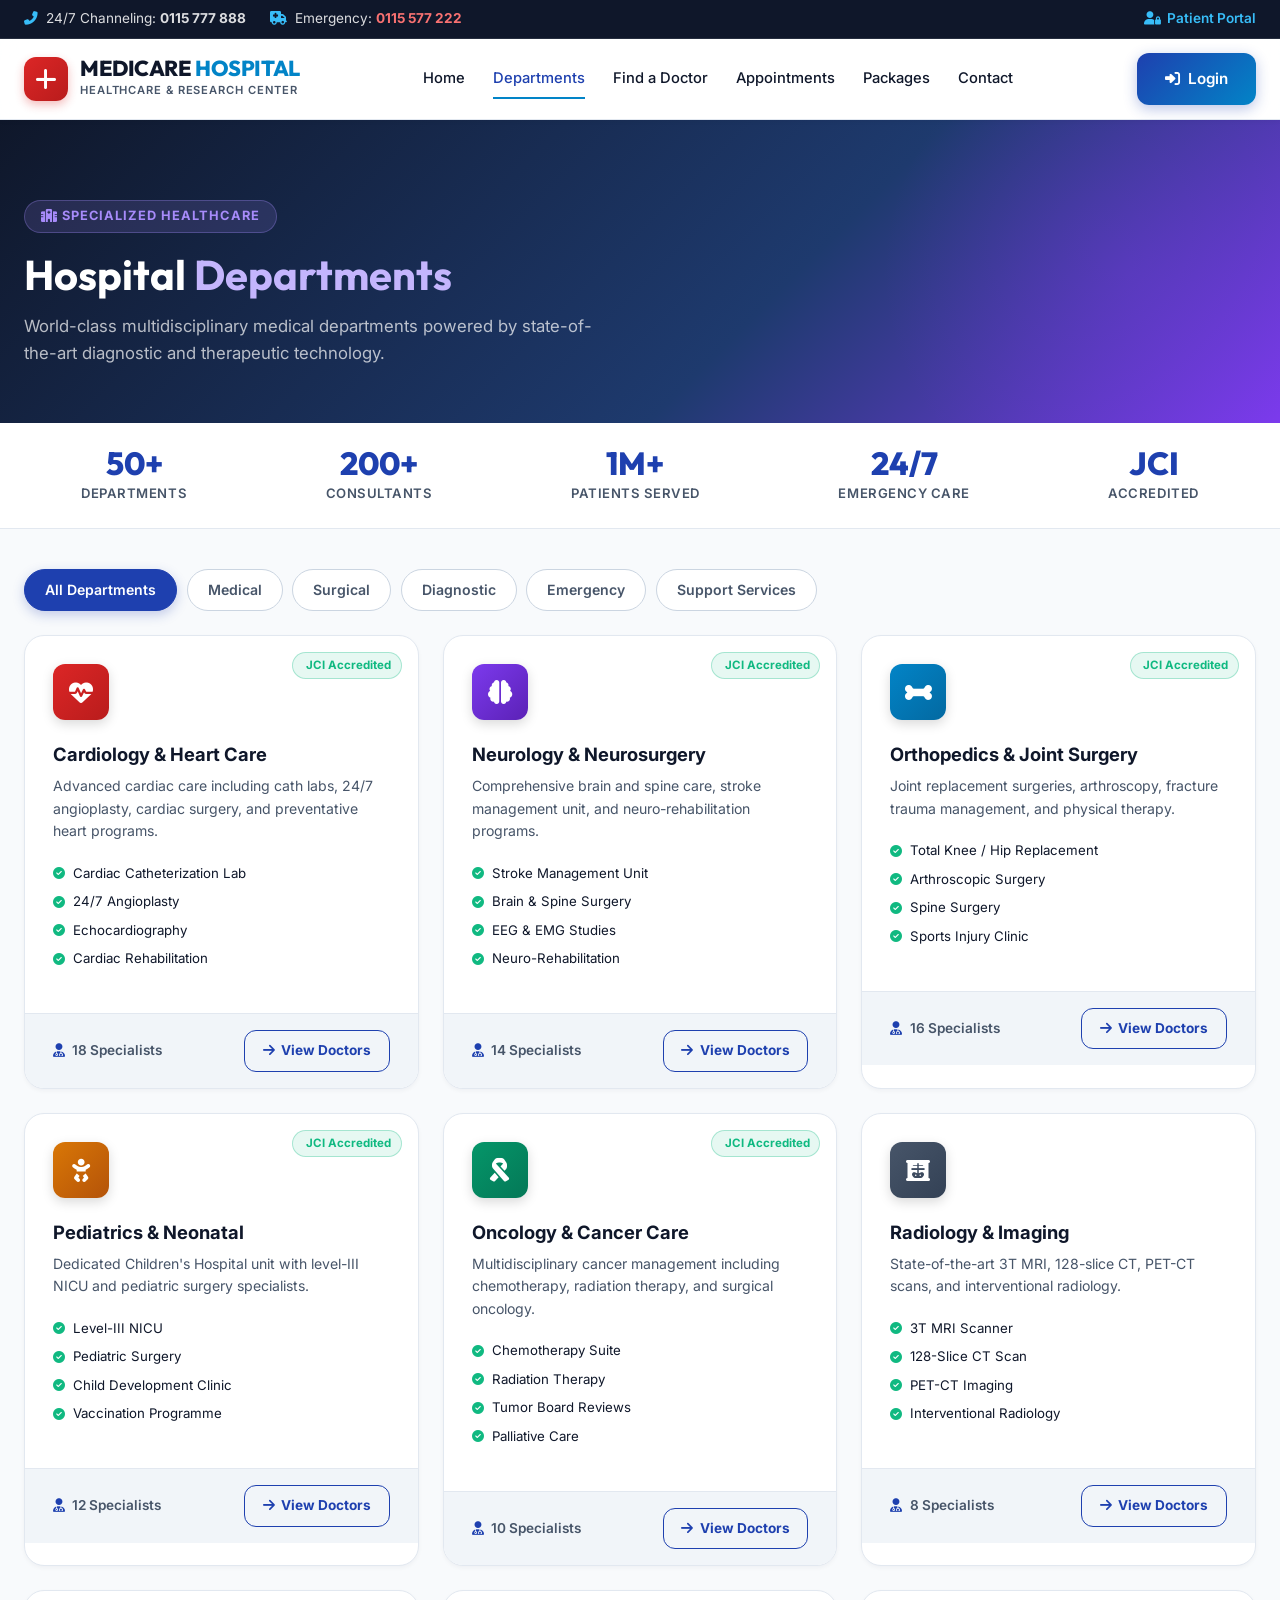
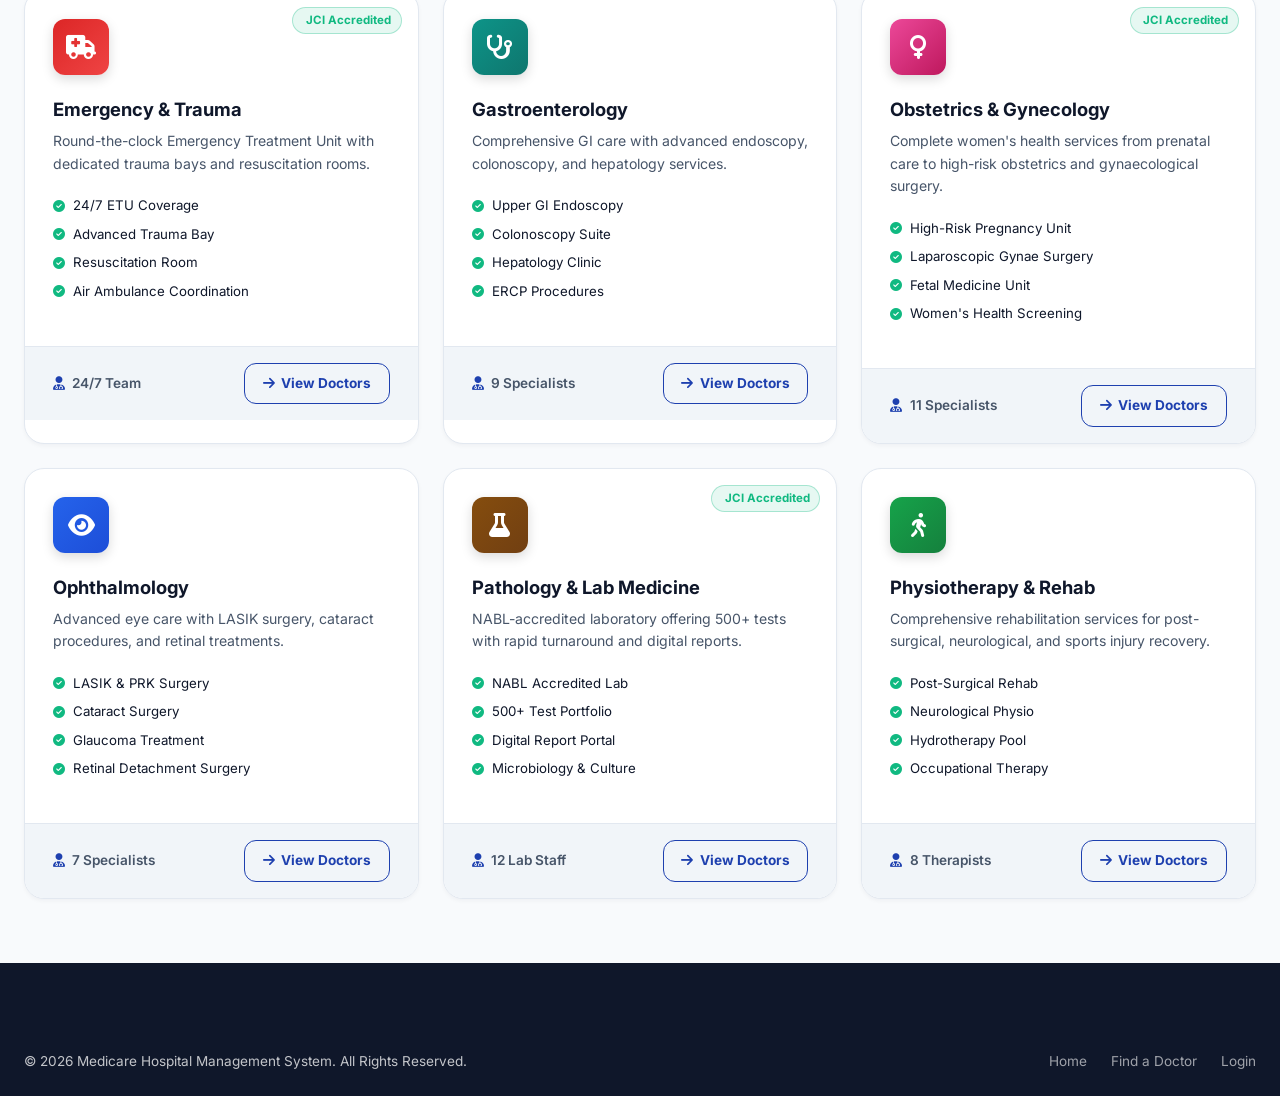
<file: departments.html>
<!DOCTYPE html>
<html lang="en">
<head>
  <meta charset="UTF-8">
  <meta name="viewport" content="width=device-width, initial-scale=1.0">
  <title>Departments — Medicare Hospital</title>
  <meta name="description" content="Explore all specialist departments at Medicare Hospital Sri Lanka — Cardiology, Neurology, Oncology, Pediatrics and more.">
  <link rel="stylesheet" href="https://cdnjs.cloudflare.com/ajax/libs/font-awesome/6.4.0/css/all.min.css">
  <link rel="stylesheet" href="css/style.css?v=20261004-2">
  <style>
    .page-hero {
      background: linear-gradient(135deg, #0f172a 0%, #1e3a6e 60%, #7c3aed 100%);
      padding: 5rem 0 3.5rem;
      position: relative;
      overflow: hidden;
    }
    .page-hero::after {
      content: '';
      position: absolute;
      right: -100px;
      bottom: -100px;
      width: 500px;
      height: 500px;
      background: radial-gradient(circle, rgba(124,58,237,0.2) 0%, transparent 70%);
    }
    .page-hero-content { position: relative; z-index: 1; }
    .page-hero-tag {
      display: inline-block;
      background: rgba(167,139,250,0.15);
      color: #a78bfa;
      padding: 0.35rem 1rem;
      border-radius: var(--radius-full);
      font-size: 0.8rem;
      font-weight: 700;
      letter-spacing: 0.08em;
      text-transform: uppercase;
      margin-bottom: 1rem;
      border: 1px solid rgba(167,139,250,0.3);
    }
    .page-hero h1 { color: #fff; font-size: 2.6rem; margin-bottom: 0.75rem; }
    .page-hero h1 span { color: #c4b5fd; }
    .page-hero p { color: rgba(255,255,255,0.7); font-size: 1.05rem; max-width: 600px; }

    /* Stats Strip */
    .dept-stats-strip {
      background: var(--bg-surface);
      border-bottom: 1px solid var(--border-light);
      padding: 1.5rem 0;
    }

    .dept-stats-grid {
      display: flex;
      justify-content: space-around;
      flex-wrap: wrap;
      gap: 1.5rem;
    }

    .dept-stat-item {
      text-align: center;
    }

    .dept-stat-num {
      font-size: 2rem;
      font-weight: 800;
      color: var(--primary-blue);
      font-family: var(--font-heading);
      line-height: 1;
    }

    .dept-stat-label {
      font-size: 0.82rem;
      color: var(--text-muted);
      font-weight: 600;
      text-transform: uppercase;
      letter-spacing: 0.04em;
      margin-top: 0.25rem;
    }

    /* Department Filter Tabs */
    .dept-filter-row {
      display: flex;
      gap: 0.6rem;
      flex-wrap: wrap;
      padding: 2.5rem 0 1.5rem;
    }

    .dept-tab {
      padding: 0.55rem 1.25rem;
      border-radius: var(--radius-full);
      border: 1.5px solid var(--border-medium);
      background: var(--bg-surface);
      cursor: pointer;
      font-size: 0.88rem;
      font-weight: 600;
      color: var(--text-muted);
      transition: var(--transition);
    }

    .dept-tab.active {
      background: var(--primary-blue);
      border-color: var(--primary-blue);
      color: #fff;
      box-shadow: 0 4px 12px rgba(30, 64, 175, 0.25);
    }

    .dept-tab:hover:not(.active) { border-color: var(--primary-blue); color: var(--primary-blue); }

    /* Department Cards Grid */
    .dept-cards-grid {
      display: grid;
      grid-template-columns: repeat(auto-fill, minmax(320px, 1fr));
      gap: 1.5rem;
      padding-bottom: 4rem;
    }

    .dept-card {
      background: var(--bg-surface);
      border-radius: var(--radius-lg);
      border: 1px solid var(--border-light);
      box-shadow: var(--shadow-sm);
      overflow: hidden;
      transition: var(--transition);
      position: relative;
    }

    .dept-card:hover {
      transform: translateY(-5px);
      box-shadow: var(--shadow-lg);
    }

    .dept-card-top {
      padding: 1.75rem 1.75rem 1.5rem;
      position: relative;
    }

    .dept-card-icon {
      width: 56px;
      height: 56px;
      border-radius: var(--radius-md);
      display: flex;
      align-items: center;
      justify-content: center;
      font-size: 1.5rem;
      color: #fff;
      margin-bottom: 1.25rem;
      box-shadow: 0 4px 12px rgba(0,0,0,0.15);
    }

    .dept-card-name {
      font-size: 1.15rem;
      font-weight: 700;
      color: var(--primary-navy);
      margin-bottom: 0.35rem;
    }

    .dept-card-desc {
      font-size: 0.88rem;
      color: var(--text-muted);
      line-height: 1.6;
      margin-bottom: 1.25rem;
    }

    .dept-features {
      display: flex;
      flex-direction: column;
      gap: 0.45rem;
      margin-bottom: 1.25rem;
    }

    .dept-feature-item {
      display: flex;
      align-items: center;
      gap: 0.5rem;
      font-size: 0.83rem;
      color: var(--text-dark);
    }

    .dept-feature-item i { color: var(--success-green); font-size: 0.75rem; }

    .dept-card-bottom {
      display: flex;
      justify-content: space-between;
      align-items: center;
      padding: 1rem 1.75rem;
      border-top: 1px solid var(--border-light);
      background: var(--bg-subtle);
    }

    .dept-specialist-count {
      display: flex;
      align-items: center;
      gap: 0.45rem;
      font-size: 0.85rem;
      color: var(--text-muted);
      font-weight: 600;
    }

    .dept-specialist-count i { color: var(--primary-blue); }

    .btn-view-docs {
      padding: 0.55rem 1.1rem;
      font-size: 0.85rem;
      font-weight: 700;
      border-radius: var(--radius-md);
      cursor: pointer;
      transition: var(--transition);
      display: inline-flex;
      align-items: center;
      gap: 0.4rem;
      border: 1.5px solid var(--primary-blue);
      color: var(--primary-blue);
      background: transparent;
      text-decoration: none;
    }

    .btn-view-docs:hover {
      background: var(--primary-blue);
      color: #fff;
    }

    .dept-accredited-badge {
      position: absolute;
      top: 1rem;
      right: 1rem;
      background: rgba(16, 185, 129, 0.1);
      color: var(--success-green);
      font-size: 0.72rem;
      font-weight: 700;
      padding: 0.2rem 0.6rem;
      border-radius: var(--radius-full);
      border: 1px solid rgba(16, 185, 129, 0.3);
    }
  </style>
  <script src="js/auth.js?v=20261004-2"></script>
</head>
<body>

  <!-- Top Bar -->
  <div class="top-bar">
    <div class="container top-bar-content">
      <div class="top-bar-info">
        <div class="top-bar-info-item"><i class="fa-solid fa-phone-flip"></i><span>24/7 Channeling: <strong>0115 777 888</strong></span></div>
        <div class="top-bar-info-item"><i class="fa-solid fa-truck-medical emergency-highlight"></i><span>Emergency: <strong class="emergency-highlight">0115 577 222</strong></span></div>
      </div>
      <div class="top-bar-actions">
        <a href="login.html" class="portal-link"><i class="fa-solid fa-user-lock"></i> Patient Portal</a>
      </div>
    </div>
  </div>

  <!-- Header -->
  <header class="main-header">
    <div class="container navbar">
      <a href="index.html" class="brand-logo">
        <div class="logo-icon-wrap"><i class="fa-solid fa-plus"></i></div>
        <div class="brand-text">
          <span class="brand-name">MEDICARE <span>HOSPITAL</span></span>
          <span class="brand-tagline">Healthcare &amp; Research Center</span>
        </div>
      </a>
      <nav class="nav-menu" id="navMenu">
        <a href="index.html" class="nav-link">Home</a>
        <a href="departments.html" class="nav-link active">Departments</a>
        <a href="doctors.html" class="nav-link">Find a Doctor</a>
        <a href="appointments.html" class="nav-link">Appointments</a>
        <a href="packages.html" class="nav-link">Packages</a>
        <a href="index.html#contact" class="nav-link">Contact</a>
      </nav>
      <div class="nav-cta">
        <a href="login.html" class="btn btn-primary"><i class="fa-solid fa-right-to-bracket"></i> Login</a>
        <button class="mobile-toggle" id="mobileToggle"><i class="fa-solid fa-bars"></i></button>
      </div>
    </div>
  </header>

  <!-- Page Hero -->
  <section class="page-hero">
    <div class="container page-hero-content">
      <div class="page-hero-tag"><i class="fa-solid fa-hospital"></i> Specialized Healthcare</div>
      <h1>Hospital <span>Departments</span></h1>
      <p>World-class multidisciplinary medical departments powered by state-of-the-art diagnostic and therapeutic technology.</p>
    </div>
  </section>

  <!-- Stats Strip -->
  <div class="dept-stats-strip">
    <div class="container">
      <div class="dept-stats-grid">
        <div class="dept-stat-item">
          <div class="dept-stat-num">50+</div>
          <div class="dept-stat-label">Departments</div>
        </div>
        <div class="dept-stat-item">
          <div class="dept-stat-num">200+</div>
          <div class="dept-stat-label">Consultants</div>
        </div>
        <div class="dept-stat-item">
          <div class="dept-stat-num">1M+</div>
          <div class="dept-stat-label">Patients Served</div>
        </div>
        <div class="dept-stat-item">
          <div class="dept-stat-num">24/7</div>
          <div class="dept-stat-label">Emergency Care</div>
        </div>
        <div class="dept-stat-item">
          <div class="dept-stat-num">JCI</div>
          <div class="dept-stat-label">Accredited</div>
        </div>
      </div>
    </div>
  </div>

  <!-- Main Content -->
  <div class="container">
    <!-- Filter Tabs -->
    <div class="dept-filter-row">
      <div class="dept-tab active" onclick="filterDepts(this, 'all')">All Departments</div>
      <div class="dept-tab" onclick="filterDepts(this, 'medical')">Medical</div>
      <div class="dept-tab" onclick="filterDepts(this, 'surgical')">Surgical</div>
      <div class="dept-tab" onclick="filterDepts(this, 'diagnostic')">Diagnostic</div>
      <div class="dept-tab" onclick="filterDepts(this, 'emergency')">Emergency</div>
      <div class="dept-tab" onclick="filterDepts(this, 'support')">Support Services</div>
    </div>

    <!-- Department Cards -->
    <div class="dept-cards-grid" id="deptCardsGrid"></div>
  </div>

  <!-- Footer -->
  <footer class="footer">
    <div class="container">
      <div class="footer-bottom">
        <div>&copy; 2026 Medicare Hospital Management System. All Rights Reserved.</div>
        <div style="display:flex;gap:1.5rem;">
          <a href="index.html" style="color:rgba(255,255,255,0.6);">Home</a>
          <a href="doctors.html" style="color:rgba(255,255,255,0.6);">Find a Doctor</a>
          <a href="login.html" style="color:rgba(255,255,255,0.6);">Login</a>
        </div>
      </div>
    </div>
  </footer>

  <script>
    const departments = [
      { id:1, name:'Cardiology & Heart Care', icon:'fa-heart-pulse', color:'linear-gradient(135deg,#dc2626,#b91c1c)', category:'medical', count:'18 Specialists', desc:'Advanced cardiac care including cath labs, 24/7 angioplasty, cardiac surgery, and preventative heart programs.', features:['Cardiac Catheterization Lab','24/7 Angioplasty','Echocardiography','Cardiac Rehabilitation'], accredited:true },
      { id:2, name:'Neurology & Neurosurgery', icon:'fa-brain', color:'linear-gradient(135deg,#7c3aed,#5b21b6)', category:'medical', count:'14 Specialists', desc:'Comprehensive brain and spine care, stroke management unit, and neuro-rehabilitation programs.', features:['Stroke Management Unit','Brain & Spine Surgery','EEG & EMG Studies','Neuro-Rehabilitation'], accredited:true },
      { id:3, name:'Orthopedics & Joint Surgery', icon:'fa-bone', color:'linear-gradient(135deg,#0284c7,#0369a1)', category:'surgical', count:'16 Specialists', desc:'Joint replacement surgeries, arthroscopy, fracture trauma management, and physical therapy.', features:['Total Knee / Hip Replacement','Arthroscopic Surgery','Spine Surgery','Sports Injury Clinic'], accredited:true },
      { id:4, name:'Pediatrics & Neonatal', icon:'fa-baby', color:'linear-gradient(135deg,#d97706,#b45309)', category:'medical', count:'12 Specialists', desc:'Dedicated Children\'s Hospital unit with level-III NICU and pediatric surgery specialists.', features:['Level-III NICU','Pediatric Surgery','Child Development Clinic','Vaccination Programme'], accredited:true },
      { id:5, name:'Oncology & Cancer Care', icon:'fa-ribbon', color:'linear-gradient(135deg,#059669,#047857)', category:'medical', count:'10 Specialists', desc:'Multidisciplinary cancer management including chemotherapy, radiation therapy, and surgical oncology.', features:['Chemotherapy Suite','Radiation Therapy','Tumor Board Reviews','Palliative Care'], accredited:true },
      { id:6, name:'Radiology & Imaging', icon:'fa-x-ray', color:'linear-gradient(135deg,#475569,#334155)', category:'diagnostic', count:'8 Specialists', desc:'State-of-the-art 3T MRI, 128-slice CT, PET-CT scans, and interventional radiology.', features:['3T MRI Scanner','128-Slice CT Scan','PET-CT Imaging','Interventional Radiology'], accredited:false },
      { id:7, name:'Emergency & Trauma', icon:'fa-truck-medical', color:'linear-gradient(135deg,#dc2626,#ef4444)', category:'emergency', count:'24/7 Team', desc:'Round-the-clock Emergency Treatment Unit with dedicated trauma bays and resuscitation rooms.', features:['24/7 ETU Coverage','Advanced Trauma Bay','Resuscitation Room','Air Ambulance Coordination'], accredited:true },
      { id:8, name:'Gastroenterology', icon:'fa-stethoscope', color:'linear-gradient(135deg,#0d9488,#0f766e)', category:'medical', count:'9 Specialists', desc:'Comprehensive GI care with advanced endoscopy, colonoscopy, and hepatology services.', features:['Upper GI Endoscopy','Colonoscopy Suite','Hepatology Clinic','ERCP Procedures'], accredited:false },
      { id:9, name:'Obstetrics & Gynecology', icon:'fa-venus', color:'linear-gradient(135deg,#ec4899,#be185d)', category:'surgical', count:'11 Specialists', desc:'Complete women\'s health services from prenatal care to high-risk obstetrics and gynaecological surgery.', features:['High-Risk Pregnancy Unit','Laparoscopic Gynae Surgery','Fetal Medicine Unit','Women\'s Health Screening'], accredited:true },
      { id:10, name:'Ophthalmology', icon:'fa-eye', color:'linear-gradient(135deg,#2563eb,#1d4ed8)', category:'surgical', count:'7 Specialists', desc:'Advanced eye care with LASIK surgery, cataract procedures, and retinal treatments.', features:['LASIK & PRK Surgery','Cataract Surgery','Glaucoma Treatment','Retinal Detachment Surgery'], accredited:false },
      { id:11, name:'Pathology & Lab Medicine', icon:'fa-flask', color:'linear-gradient(135deg,#854d0e,#713f12)', category:'diagnostic', count:'12 Lab Staff', desc:'NABL-accredited laboratory offering 500+ tests with rapid turnaround and digital reports.', features:['NABL Accredited Lab','500+ Test Portfolio','Digital Report Portal','Microbiology & Culture'], accredited:true },
      { id:12, name:'Physiotherapy & Rehab', icon:'fa-person-walking', color:'linear-gradient(135deg,#16a34a,#15803d)', category:'support', count:'8 Therapists', desc:'Comprehensive rehabilitation services for post-surgical, neurological, and sports injury recovery.', features:['Post-Surgical Rehab','Neurological Physio','Hydrotherapy Pool','Occupational Therapy'], accredited:false },
    ];

    let activeCategory = 'all';

    function renderDepts(list) {
      const grid = document.getElementById('deptCardsGrid');
      grid.innerHTML = list.map(d => `
        <div class="dept-card" data-category="${d.category}">
          <div class="dept-card-top">
            ${d.accredited ? '<span class="dept-accredited-badge"><i class="fa-solid fa-shield-check"></i> JCI Accredited</span>' : ''}
            <div class="dept-card-icon" style="background:${d.color};">
              <i class="fa-solid ${d.icon}"></i>
            </div>
            <div class="dept-card-name">${d.name}</div>
            <div class="dept-card-desc">${d.desc}</div>
            <div class="dept-features">
              ${d.features.map(f => `<div class="dept-feature-item"><i class="fa-solid fa-circle-check"></i> ${f}</div>`).join('')}
            </div>
          </div>
          <div class="dept-card-bottom">
            <div class="dept-specialist-count"><i class="fa-solid fa-user-doctor"></i> ${d.count}</div>
            <a href="doctors.html" class="btn-view-docs"><i class="fa-solid fa-arrow-right"></i> View Doctors</a>
          </div>
        </div>
      `).join('');
    }

    function filterDepts(el, cat) {
      document.querySelectorAll('.dept-tab').forEach(t => t.classList.remove('active'));
      el.classList.add('active');
      activeCategory = cat;
      const filtered = cat === 'all' ? departments : departments.filter(d => d.category === cat);
      renderDepts(filtered);
    }

    document.getElementById('mobileToggle').addEventListener('click', () => {
      document.getElementById('navMenu').classList.toggle('active');
    });

    renderDepts(departments);
  </script>
</body>
</html>
</file>
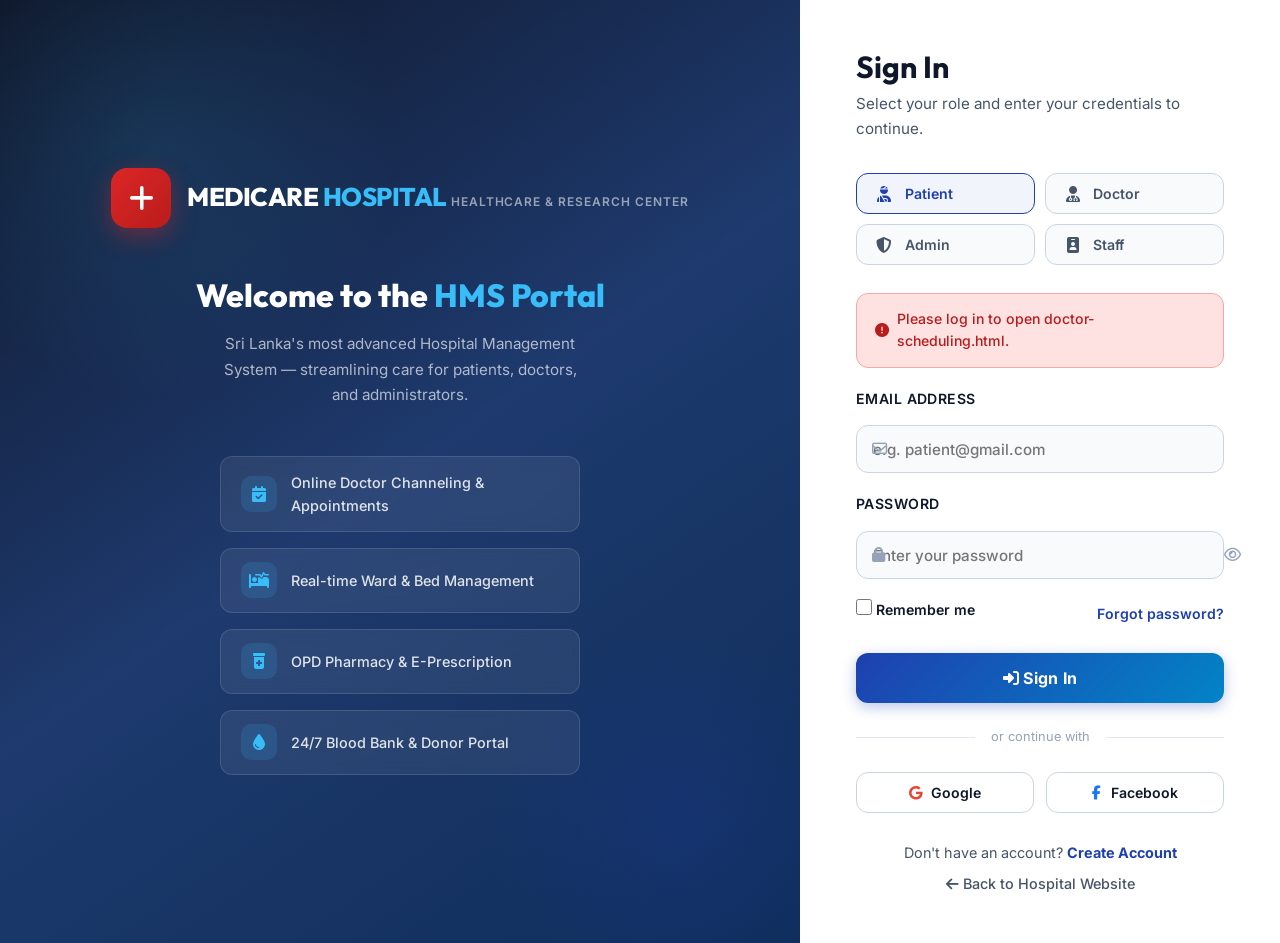
<file: doctor-scheduling.html>
<!DOCTYPE html>
<html lang="en">
<head>
  <meta charset="UTF-8">
  <meta name="viewport" content="width=device-width, initial-scale=1.0">
  <title>Doctor Scheduling & Roster Management — Medicare Hospital</title>
  <meta name="description" content="Medicare Hospital Doctor Scheduling & Roster Management System — Complete CRUD, Conflict Detection, Shift Roster, Consultation Slots & Leave Management.">
  <link rel="stylesheet" href="https://cdnjs.cloudflare.com/ajax/libs/font-awesome/6.4.0/css/all.min.css">
  <link rel="stylesheet" href="css/style.css?v=20261004-2">
  <style>
    .page-hero { background: linear-gradient(135deg, #0f172a 0%, #1e3a8a 50%, #2563eb 100%); padding: 3rem 0 2rem; position: relative; overflow: hidden; }
    .page-hero::after { content:''; position:absolute; right:-100px; top:-100px; width:500px; height:500px; background:radial-gradient(circle,rgba(59,130,246,0.2) 0%,transparent 70%); }
    .page-hero-content { position: relative; z-index: 1; }
    .page-hero-tag { display:inline-block; background:rgba(191,219,254,0.15); color:#bfdbfe; padding:0.35rem 1rem; border-radius:var(--radius-full); font-size:0.8rem; font-weight:700; letter-spacing:0.08em; text-transform:uppercase; margin-bottom:0.75rem; border:1px solid rgba(191,219,254,0.3); }
    .page-hero h1 { color:#fff; font-size:2.2rem; margin-bottom:0.3rem; }
    .page-hero h1 span { color:#93c5fd; }
    .page-hero p { color:rgba(255,255,255,0.7); font-size:0.95rem; max-width:650px; }

    /* Module Navigation Tabs */
    .ds-nav-tabs { display: flex; gap: 0.5rem; overflow-x: auto; padding: 0.75rem 0; margin-bottom: 1.5rem; border-bottom: 2px solid var(--border-light); }
    .ds-tab-btn { background: var(--bg-surface); border: 1px solid var(--border-light); color: var(--text-dark); padding: 0.65rem 1.2rem; border-radius: var(--radius-md); font-weight: 600; font-size: 0.88rem; cursor: pointer; white-space: nowrap; transition: var(--transition); display: flex; align-items: center; gap: 0.5rem; }
    .ds-tab-btn:hover { background: var(--bg-main); border-color: var(--primary-blue); color: var(--primary-blue); }
    .ds-tab-btn.active { background: var(--primary-blue); color: #fff; border-color: var(--primary-blue); box-shadow: 0 4px 12px rgba(30,64,175,0.3); }

    /* Stats Dashboard */
    .ds-stats { display: grid; grid-template-columns: repeat(auto-fit, minmax(200px, 1fr)); gap: 1rem; margin-bottom: 1.5rem; }
    .ds-stat { background: var(--bg-surface); border-radius: var(--radius-lg); border: 1px solid var(--border-light); padding: 1.25rem; display: flex; align-items: center; gap: 1rem; box-shadow: var(--shadow-sm); }
    .ds-stat-icon { width: 44px; height: 44px; border-radius: var(--radius-md); display: flex; align-items: center; justify-content: center; font-size: 1.2rem; flex-shrink: 0; }
    .ds-stat-num { font-size: 1.6rem; font-weight: 800; color: var(--primary-navy); line-height: 1; }
    .ds-stat-label { font-size: 0.78rem; color: var(--text-muted); font-weight: 600; }

    /* Panels & Tables */
    .ds-panel { background: var(--bg-surface); border: 1px solid var(--border-light); border-radius: var(--radius-lg); padding: 1.5rem; box-shadow: var(--shadow-sm); margin-bottom: 2rem; }
    .ds-panel-header { display: flex; justify-content: space-between; align-items: center; margin-bottom: 1.25rem; flex-wrap: wrap; gap: 1rem; }
    .ds-panel-title { font-size: 1.25rem; font-weight: 700; color: var(--primary-navy); display: flex; align-items: center; gap: 0.6rem; }
    .ds-actions { display: flex; gap: 0.75rem; align-items: center; }

    .data-table { width: 100%; border-collapse: collapse; font-size: 0.9rem; text-align: left; }
    .data-table th { background: var(--bg-main); padding: 0.85rem 1rem; font-weight: 700; color: var(--primary-navy); border-bottom: 2px solid var(--border-medium); }
    .data-table td { padding: 0.85rem 1rem; border-bottom: 1px solid var(--border-light); color: var(--text-dark); vertical-align: middle; }
    .data-table tr:hover { background: rgba(241,245,249,0.6); }

    .badge { display: inline-block; padding: 0.25rem 0.6rem; border-radius: var(--radius-full); font-size: 0.75rem; font-weight: 700; }
    .badge-success { background: rgba(16,185,129,0.1); color: #059669; }
    .badge-warning { background: rgba(245,158,11,0.1); color: #d97706; }
    .badge-danger { background: rgba(220,38,38,0.1); color: #dc2626; }
    .badge-info { background: rgba(59,130,246,0.1); color: #2563eb; }

    .modal-overlay { position: fixed; inset: 0; background: rgba(15,23,42,0.6); backdrop-filter: blur(4px); display: none; justify-content: center; align-items: center; z-index: 1000; padding: 1rem; }
    .modal-overlay.active { display: flex; }
    .modal-card { background: #fff; width: 100%; max-width: 600px; border-radius: var(--radius-lg); padding: 1.75rem; box-shadow: var(--shadow-xl); position: relative; max-height: 90vh; overflow-y: auto; }
    .modal-close { position: absolute; right: 1.25rem; top: 1.25rem; font-size: 1.2rem; cursor: pointer; color: var(--text-muted); border: none; background: none; }
    .form-grid-2 { display: grid; grid-template-columns: 1fr 1fr; gap: 1rem; }
    .form-group { margin-bottom: 1rem; }
    .form-group label { display: block; font-size: 0.85rem; font-weight: 600; color: var(--primary-navy); margin-bottom: 0.35rem; }
    .form-control { width: 100%; padding: 0.75rem 0.9rem; border: 1.5px solid var(--border-medium); border-radius: var(--radius-md); font-size: 0.9rem; }
    .form-control:focus { outline: none; border-color: var(--primary-blue); }

    .btn-blue { background: var(--primary-blue); color: #fff; border: none; padding: 0.65rem 1.25rem; border-radius: var(--radius-md); font-weight: 700; cursor: pointer; transition: var(--transition); }
    .btn-blue:hover { background: #1d4ed8; }
  </style>
  <script src="js/auth.js?v=20261004-2"></script>
</head>
<body>

  <!-- Top Bar -->
  <div class="top-bar">
    <div class="container top-bar-content">
      <div class="top-bar-info">
        <div class="top-bar-info-item"><i class="fa-solid fa-user-doctor"></i><span>Doctor Scheduling Desk: <strong>0115 777 888</strong></span></div>
        <div class="top-bar-info-item"><i class="fa-solid fa-truck-medical emergency-highlight"></i><span>Emergency Duty: <strong class="emergency-highlight">0115 577 222</strong></span></div>
      </div>
    </div>
  </div>

  <!-- Header -->
  <header class="main-header">
    <div class="container navbar">
      <a href="index.html" class="brand-logo">
        <div class="logo-icon-wrap"><i class="fa-solid fa-plus"></i></div>
        <div class="brand-text">
          <span class="brand-name">MEDICARE <span>HOSPITAL</span></span>
          <span class="brand-tagline">Healthcare &amp; Research Center</span>
        </div>
      </a>
      <nav class="nav-menu" id="navMenu">
        <a href="index.html" class="nav-link">Home</a>
        <a href="departments.html" class="nav-link">Departments</a>
        <a href="doctors.html" class="nav-link">Find a Doctor</a>
        <a href="doctor-scheduling.html" class="nav-link active">Doctor Scheduling</a>
        <a href="appointments.html" class="nav-link">Appointments</a>
        <a href="pharmacy.html" class="nav-link">Pharmacy</a>
        <a href="bloodbank.html" class="nav-link">Blood Bank</a>
      </nav>
      <div class="nav-cta">
        <a href="login.html" class="btn btn-primary"><i class="fa-solid fa-right-to-bracket"></i> Login</a>
      </div>
    </div>
  </header>

  <!-- Hero -->
  <section class="page-hero">
    <div class="container page-hero-content">
      <div class="page-hero-tag"><i class="fa-solid fa-calendar-days"></i> Doctor Roster &amp; Schedule Management</div>
      <h1>Doctor Scheduling <span>&amp; Rostering</span></h1>
      <p>Automated shift allocation, Real-time schedule conflict prevention, Doctor availability tracking, Consultation slot generation, and Leave management.</p>
    </div>
  </section>

  <div class="container" style="margin-top: 1.5rem;">
    <!-- Navigation Tabs -->
    <div class="ds-nav-tabs">
      <button class="ds-tab-btn active" onclick="switchTab('dashboard')"><i class="fa-solid fa-chart-pie"></i> Dashboard</button>
      <button class="ds-tab-btn" onclick="switchTab('specializations')"><i class="fa-solid fa-stethoscope"></i> Specializations</button>
      <button class="ds-tab-btn" onclick="switchTab('availability')"><i class="fa-solid fa-clock"></i> Doctor Availability</button>
      <button class="ds-tab-btn" onclick="switchTab('schedules')"><i class="fa-solid fa-calendar-plus"></i> Work Schedules</button>
      <button class="ds-tab-btn" onclick="switchTab('shifts')"><i class="fa-solid fa-layer-group"></i> Shifts</button>
      <button class="ds-tab-btn" onclick="switchTab('roster')"><i class="fa-solid fa-users-gear"></i> Shift Roster</button>
      <button class="ds-tab-btn" onclick="switchTab('slots')"><i class="fa-solid fa-list-check"></i> Consultation Slots</button>
      <button class="ds-tab-btn" onclick="switchTab('leave')"><i class="fa-solid fa-user-slash"></i> Doctor Leave</button>
    </div>

    <!-- TAB 1: DASHBOARD -->
    <div id="tab-dashboard" class="tab-content">
      <div class="ds-stats">
        <div class="ds-stat">
          <div class="ds-stat-icon" style="background:rgba(30,64,175,0.1);color:#1e40af;"><i class="fa-solid fa-user-doctor"></i></div>
          <div><div class="ds-stat-num" id="stat-doctors">0</div><div class="ds-stat-label">Total Active Doctors</div></div>
        </div>
        <div class="ds-stat">
          <div class="ds-stat-icon" style="background:rgba(16,185,129,0.1);color:#059669;"><i class="fa-solid fa-calendar-check"></i></div>
          <div><div class="ds-stat-num" id="stat-schedules">0</div><div class="ds-stat-label">Today's Doctor Schedules</div></div>
        </div>
        <div class="ds-stat">
          <div class="ds-stat-icon" style="background:rgba(245,158,11,0.1);color:#d97706;"><i class="fa-solid fa-user-slash"></i></div>
          <div><div class="ds-stat-num" id="stat-leave">0</div><div class="ds-stat-label">Doctors On Leave Today</div></div>
        </div>
        <div class="ds-stat">
          <div class="ds-stat-icon" style="background:rgba(59,130,246,0.1);color:#2563eb;"><i class="fa-solid fa-check-double"></i></div>
          <div><div class="ds-stat-num" id="stat-slots">0</div><div class="ds-stat-label">Available OPD Slots</div></div>
        </div>
      </div>

      <div class="ds-panel">
        <div class="ds-panel-header">
          <div class="ds-panel-title"><i class="fa-solid fa-calendar-week" style="color:var(--primary-blue);"></i> Active Doctor Rosters Overview</div>
        </div>
        <div style="overflow-x:auto;">
          <table class="data-table">
            <thead>
              <tr>
                <th>Roster ID</th>
                <th>Doctor</th>
                <th>Shift</th>
                <th>Date</th>
                <th>Room</th>
                <th>Status</th>
              </tr>
            </thead>
            <tbody id="dashRosterBody"></tbody>
          </table>
        </div>
      </div>
    </div>

    <!-- TAB 2: SPECIALIZATIONS -->
    <div id="tab-specializations" class="tab-content" style="display:none;">
      <div class="ds-panel">
        <div class="ds-panel-header">
          <div class="ds-panel-title"><i class="fa-solid fa-stethoscope"></i> Medical Specializations</div>
          <button class="btn-blue" onclick="openSpecModal()" data-roles="admin"><i class="fa-solid fa-plus"></i> Add Specialization</button>
        </div>
        <table class="data-table">
          <thead>
            <tr><th>ID</th><th>Specialization Name</th><th>Description</th><th>Status</th><th>Action</th></tr>
          </thead>
          <tbody id="specTableBody"></tbody>
        </table>
      </div>
    </div>

    <!-- TAB 3: AVAILABILITY -->
    <div id="tab-availability" class="tab-content" style="display:none;">
      <div class="ds-panel">
        <div class="ds-panel-header">
          <div class="ds-panel-title"><i class="fa-solid fa-clock"></i> Weekly Doctor Availability</div>
          <button class="btn-blue" onclick="openAvailModal()"><i class="fa-solid fa-plus"></i> Set Doctor Availability</button>
        </div>
        <table class="data-table">
          <thead>
            <tr><th>Doctor</th><th>Day of Week</th><th>Start Time</th><th>End Time</th><th>Status</th><th>Notes</th><th>Action</th></tr>
          </thead>
          <tbody id="availTableBody"></tbody>
        </table>
      </div>
    </div>

    <!-- TAB 4: SCHEDULES -->
    <div id="tab-schedules" class="tab-content" style="display:none;">
      <div class="ds-panel">
        <div class="ds-panel-header">
          <div class="ds-panel-title"><i class="fa-solid fa-calendar-plus"></i> Doctor Work Schedules</div>
          <button class="btn-blue" onclick="openSchedModal()" data-roles="admin"><i class="fa-solid fa-plus"></i> Create Work Schedule</button>
        </div>
        <table class="data-table">
          <thead>
            <tr><th>Schedule ID</th><th>Doctor</th><th>Date</th><th>Start Time</th><th>End Time</th><th>Type</th><th>Room</th><th>Status</th><th>Action</th></tr>
          </thead>
          <tbody id="schedTableBody"></tbody>
        </table>
      </div>
    </div>

    <!-- TAB 5: SHIFTS -->
    <div id="tab-shifts" class="tab-content" style="display:none;">
      <div class="ds-panel">
        <div class="ds-panel-header">
          <div class="ds-panel-title"><i class="fa-solid fa-layer-group"></i> Hospital Shift Configuration</div>
          <button class="btn-blue" onclick="openShiftModal()" data-roles="admin"><i class="fa-solid fa-plus"></i> Add Shift</button>
        </div>
        <table class="data-table">
          <thead>
            <tr><th>Shift ID</th><th>Shift Name</th><th>Start Time</th><th>End Time</th><th>Shift Type</th><th>Status</th><th>Action</th></tr>
          </thead>
          <tbody id="shiftTableBody"></tbody>
        </table>
      </div>
    </div>

    <!-- TAB 6: ROSTER -->
    <div id="tab-roster" class="tab-content" style="display:none;">
      <div class="ds-panel">
        <div class="ds-panel-header">
          <div class="ds-panel-title"><i class="fa-solid fa-users-gear"></i> Weekly Doctor Roster</div>
          <button class="btn-blue" onclick="openRosterModal()" data-roles="admin"><i class="fa-solid fa-plus"></i> Assign Roster Shift</button>
        </div>
        <table class="data-table">
          <thead>
            <tr><th>Roster ID</th><th>Doctor</th><th>Shift</th><th>Date</th><th>Room</th><th>Status</th><th>Action</th></tr>
          </thead>
          <tbody id="rosterTableBody"></tbody>
        </table>
      </div>
    </div>

    <!-- TAB 7: SLOTS -->
    <div id="tab-slots" class="tab-content" style="display:none;">
      <div class="ds-panel">
        <div class="ds-panel-header">
          <div class="ds-panel-title"><i class="fa-solid fa-list-check"></i> Generated Consultation Slots</div>
        </div>
        <div class="form-grid-2" style="margin-bottom:1rem;">
          <div class="form-group"><label>Doctor</label><select id="slot-doc-id" class="form-control doctor-select"></select></div>
          <div class="form-group"><label>Date</label><input type="date" id="slot-date" class="form-control"></div>
        </div>
        <button class="btn-blue" style="margin-bottom:1rem;" onclick="loadConsultationSlots()"><i class="fa-solid fa-magnifying-glass"></i> Find Slots</button>
        <table class="data-table">
          <thead>
            <tr><th>Slot ID</th><th>Doctor</th><th>Time</th><th>Duration</th><th>Room</th><th>Status</th><th>Action</th></tr>
          </thead>
          <tbody id="slotsTableBody"></tbody>
        </table>
      </div>
    </div>

    <!-- TAB 8: LEAVE -->
    <div id="tab-leave" class="tab-content" style="display:none;">
      <div class="ds-panel">
        <div class="ds-panel-header">
          <div class="ds-panel-title"><i class="fa-solid fa-user-slash"></i> Doctor Leave Management</div>
          <button class="btn-blue" onclick="openLeaveModal()"><i class="fa-solid fa-plus"></i> Apply Doctor Leave</button>
        </div>
        <table class="data-table">
          <thead>
            <tr><th>Leave ID</th><th>Doctor</th><th>Type</th><th>Start Date</th><th>End Date</th><th>Reason</th><th>Status</th><th>Action</th></tr>
          </thead>
          <tbody id="leaveTableBody"></tbody>
        </table>
      </div>
    </div>
  </div>

  <!-- MODAL: ADD SPECIALIZATION -->
  <div class="modal-overlay" id="specModal">
    <div class="modal-card">
      <button class="modal-close" onclick="closeModal('specModal')">&times;</button>
      <h3 style="margin-bottom:1rem;color:var(--primary-navy);" id="specModalTitle"><i class="fa-solid fa-stethoscope"></i> Add Specialization</h3>
      <form onsubmit="saveSpec(event)">
        <input type="hidden" id="sp-id">
        <div class="form-group"><label>Specialization Name</label><input type="text" id="sp-name" class="form-control" required></div>
        <div class="form-group"><label>Description</label><input type="text" id="sp-desc" class="form-control"></div>
        <button type="submit" class="btn-blue" style="width:100%;margin-top:0.5rem;">Save Specialization</button>
      </form>
    </div>
  </div>

  <!-- MODAL: ADD AVAILABILITY -->
  <div class="modal-overlay" id="availModal">
    <div class="modal-card">
      <button class="modal-close" onclick="closeModal('availModal')">&times;</button>
      <h3 style="margin-bottom:1rem;color:var(--primary-navy);" id="availModalTitle"><i class="fa-solid fa-clock"></i> Set Doctor Availability</h3>
      <form onsubmit="saveAvail(event)">
        <input type="hidden" id="av-id">
        <div class="form-group"><label>Doctor</label><select id="av-doc-id" class="form-control doctor-select" required></select></div>
        <div class="form-group">
          <label>Day of Week</label>
          <select id="av-day" class="form-control" required>
            <option>Monday</option><option>Tuesday</option><option>Wednesday</option>
            <option>Thursday</option><option>Friday</option><option>Saturday</option><option>Sunday</option>
          </select>
        </div>
        <div class="form-grid-2">
          <div class="form-group"><label>Start Time</label><input type="time" id="av-start" class="form-control" required></div>
          <div class="form-group"><label>End Time</label><input type="time" id="av-end" class="form-control" required></div>
        </div>
        <button type="submit" class="btn-blue" style="width:100%;margin-top:0.5rem;">Save Availability</button>
      </form>
    </div>
  </div>

  <!-- MODAL: ADD SCHEDULE -->
  <div class="modal-overlay" id="schedModal">
    <div class="modal-card">
      <button class="modal-close" onclick="closeModal('schedModal')">&times;</button>
      <h3 style="margin-bottom:1rem;color:var(--primary-navy);" id="schedModalTitle"><i class="fa-solid fa-calendar-plus"></i> Create Work Schedule</h3>
      <form onsubmit="saveSched(event)">
        <input type="hidden" id="sc-id">
        <div class="form-group"><label>Doctor</label><select id="sc-doc-id" class="form-control doctor-select" required></select></div>
        <div class="form-group"><label>Schedule Date</label><input type="date" id="sc-date" class="form-control" required></div>
        <div class="form-grid-2">
          <div class="form-group"><label>Start Time</label><input type="time" id="sc-start" class="form-control" required></div>
          <div class="form-group"><label>End Time</label><input type="time" id="sc-end" class="form-control" required></div>
        </div>
        <div class="form-grid-2">
          <div class="form-group"><label>Room Number</label><input type="text" id="sc-room" class="form-control" value="Room 101" required></div>
          <div class="form-group">
            <label>Schedule Type</label>
            <select id="sc-type" class="form-control"><option>CONSULTATION</option><option>SURGERY</option><option>WARD_ROUND</option><option>ON_CALL</option></select>
          </div>
        </div>
        <p id="sc-lock-note" style="display:none;font-size:0.8rem;color:var(--text-muted);">Doctor, date and times cannot be changed because consultation slots were created from them. Cancel or delete this schedule and create a new one instead.</p>
        <button type="submit" class="btn-blue" style="width:100%;margin-top:0.5rem;">Create Schedule &amp; Slots</button>
      </form>
    </div>
  </div>

  <!-- MODAL: ADD SHIFT -->
  <div class="modal-overlay" id="shiftModal">
    <div class="modal-card">
      <button class="modal-close" onclick="closeModal('shiftModal')">&times;</button>
      <h3 style="margin-bottom:1rem;color:var(--primary-navy);" id="shiftModalTitle"><i class="fa-solid fa-layer-group"></i> Add Hospital Shift</h3>
      <form onsubmit="saveShift(event)">
        <input type="hidden" id="sh-id">
        <div class="form-group"><label>Shift Name</label><input type="text" id="sh-name" class="form-control" required></div>
        <div class="form-grid-2">
          <div class="form-group"><label>Start Time</label><input type="time" id="sh-start" class="form-control" required></div>
          <div class="form-group"><label>End Time</label><input type="time" id="sh-end" class="form-control" required></div>
        </div>
        <div class="form-group">
          <label>Shift Type</label>
          <select id="sh-type" class="form-control">
            <option>MORNING</option><option>AFTERNOON</option><option>NIGHT</option><option>ON_CALL</option>
          </select>
        </div>
        <button type="submit" class="btn-blue" style="width:100%;margin-top:0.5rem;">Save Shift</button>
      </form>
    </div>
  </div>

  <!-- MODAL: ADD ROSTER -->
  <div class="modal-overlay" id="rosterModal">
    <div class="modal-card">
      <button class="modal-close" onclick="closeModal('rosterModal')">&times;</button>
      <h3 style="margin-bottom:1rem;color:var(--primary-navy);" id="rosterModalTitle"><i class="fa-solid fa-users-gear"></i> Assign Roster Shift</h3>
      <form onsubmit="saveRoster(event)">
        <input type="hidden" id="ros-id">
        <div class="form-group"><label>Doctor</label><select id="ros-doc-id" class="form-control doctor-select" required></select></div>
        <div class="form-group"><label>Shift</label><select id="ros-shift-id" class="form-control" required></select></div>
        <div class="form-group"><label>Roster Date</label><input type="date" id="ros-date" class="form-control" required></div>
        <div class="form-group"><label>Room Number</label><input type="text" id="ros-room" class="form-control" value="Room 101"></div>
        <button type="submit" class="btn-blue" style="width:100%;margin-top:0.5rem;">Save Roster Shift</button>
      </form>
    </div>
  </div>

  <!-- MODAL: APPLY LEAVE -->
  <div class="modal-overlay" id="leaveModal">
    <div class="modal-card">
      <button class="modal-close" onclick="closeModal('leaveModal')">&times;</button>
      <h3 style="margin-bottom:1rem;color:var(--primary-navy);" id="leaveModalTitle"><i class="fa-solid fa-user-slash"></i> Apply Doctor Leave</h3>
      <form onsubmit="saveLeave(event)">
        <input type="hidden" id="lv-id">
        <div class="form-group"><label>Doctor</label><select id="lv-doc-id" class="form-control doctor-select" required></select></div>
        <div class="form-group">
          <label>Leave Type</label>
          <select id="lv-type" class="form-control"><option>ANNUAL</option><option>MEDICAL</option><option>EMERGENCY</option><option>PERSONAL</option></select>
        </div>
        <div class="form-grid-2">
          <div class="form-group"><label>Start Date</label><input type="date" id="lv-sdate" class="form-control" required></div>
          <div class="form-group"><label>End Date</label><input type="date" id="lv-edate" class="form-control" required></div>
        </div>
        <div class="form-group"><label>Reason</label><input type="text" id="lv-reason" class="form-control" placeholder="e.g. Annual Vacation" required></div>
        <button type="submit" class="btn-blue" style="width:100%;margin-top:0.5rem;">Submit Leave Request</button>
      </form>
    </div>
  </div>

  <script src="js/api.js?v=20261004-2"></script>
  <script>
    // All scheduling data comes from /api/doctor-scheduling/... (see DoctorSchedulingController.java)
    const DS = '/doctor-scheduling';
    let doctors = [], shifts = [];
    let specs = [], avails = [], scheds = [], rosters = [], leaves = [];

    document.addEventListener('DOMContentLoaded', async () => {
      await loadLookups();
      loadDashboard();
    });

    // Doctors and shifts are needed by several dropdowns and tables
    async function loadLookups() {
      try {
        [doctors, shifts] = await Promise.all([api('/doctors'), api(`${DS}/shifts`)]);
        document.querySelectorAll('select.doctor-select').forEach(sel =>
          fillSelect(sel, doctors, d => d.id, d => `${d.name} (#${d.id})`, '-- Select doctor --'));
        fillSelect(document.getElementById('ros-shift-id'), shifts, s => s.id, s => `${s.shiftName} (${s.startTime}-${s.endTime})`, '-- Select shift --');
        document.getElementById('slot-date').value = new Date().toISOString().split('T')[0];
      } catch (err) {
        alert('❌ Could not load doctors/shifts:\n' + err.message);
      }
    }

    const docName = id => { const d = doctors.find(x => x.id === id); return d ? esc(d.name) : `Doctor #${id}`; };
    const shiftName = id => { const s = shifts.find(x => x.id === id); return s ? esc(s.shiftName) : `Shift #${id}`; };

    // roles (optional) = who may see the button; doctors manage only their availability and leave
    const editBtn = (onclick, roles) => `<button onclick="${onclick}" ${roles ? `data-roles="${roles}"` : ''} class="btn-blue" style="padding:0.25rem 0.5rem;font-size:0.75rem;margin-right:4px;"><i class="fa-solid fa-pen"></i> Edit</button>`;
    const deleteBtn = (onclick, roles) => `<button onclick="${onclick}" ${roles ? `data-roles="${roles}"` : ''} style="background:#ef4444;color:white;border:none;padding:0.25rem 0.5rem;border-radius:4px;font-size:0.75rem;cursor:pointer;"><i class="fa-solid fa-trash"></i> Delete</button>`;

    function tableError(tbodyId, err, cols) {
      document.getElementById(tbodyId).innerHTML =
        `<tr><td colspan="${cols}" style="color:#dc2626;text-align:center;padding:1rem;">${esc(err.message)}</td></tr>`;
    }
    const emptyRow = (cols, text) => `<tr><td colspan="${cols}" style="text-align:center;padding:1rem;color:var(--text-muted);">${text}</td></tr>`;

    function switchTab(tabName) {
      document.querySelectorAll('.tab-content').forEach(el => el.style.display = 'none');
      document.querySelectorAll('.ds-tab-btn').forEach(btn => btn.classList.remove('active'));

      document.getElementById('tab-' + tabName).style.display = 'block';
      event.currentTarget.classList.add('active');

      const loaders = {
        dashboard: loadDashboard, specializations: loadSpecializations, availability: loadAvailability,
        schedules: loadSchedules, shifts: loadShifts, roster: loadRoster, slots: loadConsultationSlots, leave: loadLeave
      };
      loaders[tabName]();
    }

    async function loadDashboard() {
      try {
        const data = await api(`${DS}/dashboard`);
        document.getElementById('stat-doctors').innerText = data.totalDoctors;
        document.getElementById('stat-schedules').innerText = data.todaySchedules;
        document.getElementById('stat-leave').innerText = data.onLeaveToday;
        document.getElementById('stat-slots').innerText = data.availableSlots;

        rosters = await api(`${DS}/rosters`);
        document.getElementById('dashRosterBody').innerHTML = rosters.length ? rosters.map(r => `
          <tr>
            <td>#${r.id}</td>
            <td>${docName(r.doctorId)}</td>
            <td>${shiftName(r.shiftId)}</td>
            <td>${esc(r.rosterDate)}</td>
            <td>${esc(r.roomNumber || '—')}</td>
            <td><span class="badge badge-success">${esc(r.status)}</span></td>
          </tr>
        `).join('') : emptyRow(6, 'No roster entries yet');
      } catch (err) { tableError('dashRosterBody', err, 6); }
    }

    // ---------- Specializations ----------
    async function loadSpecializations() {
      try {
        specs = await api(`${DS}/specializations`);
        document.getElementById('specTableBody').innerHTML = specs.length ? specs.map(s => `
          <tr>
            <td>#${s.id}</td>
            <td><strong>${esc(s.name)}</strong></td>
            <td>${esc(s.description)}</td>
            <td><span class="badge badge-success">${esc(s.status)}</span></td>
            <td style="white-space:nowrap;">${editBtn(`openSpecModal(${s.id})`, 'admin')}${deleteBtn(`deleteSpec(${s.id})`, 'admin')}</td>
          </tr>
        `).join('') : emptyRow(5, 'No specializations yet');
      } catch (err) { tableError('specTableBody', err, 5); }
    }

    // ---------- Availability ----------
    async function loadAvailability() {
      try {
        avails = await api(`${DS}/availability`);
        document.getElementById('availTableBody').innerHTML = avails.length ? avails.map(a => `
          <tr>
            <td>${docName(a.doctorId)}</td>
            <td><strong>${esc(a.dayOfWeek)}</strong></td>
            <td>${esc(a.startTime)}</td>
            <td>${esc(a.endTime)}</td>
            <td><span class="badge badge-info">${esc(a.availabilityStatus)}</span></td>
            <td>${esc(a.notes || '—')}</td>
            <td style="white-space:nowrap;">${editBtn(`openAvailModal(${a.id})`)}${deleteBtn(`deleteAvail(${a.id})`)}</td>
          </tr>
        `).join('') : emptyRow(7, 'No availability records yet');
      } catch (err) { tableError('availTableBody', err, 7); }
    }

    // ---------- Work schedules ----------
    async function loadSchedules() {
      try {
        scheds = await api(`${DS}/schedules`);
        document.getElementById('schedTableBody').innerHTML = scheds.length ? scheds.map(s => `
          <tr>
            <td>#${s.id}</td>
            <td>${docName(s.doctorId)}</td>
            <td>${esc(s.scheduleDate)}</td>
            <td>${esc(s.startTime)}</td>
            <td>${esc(s.endTime)}</td>
            <td><span class="badge badge-info">${esc(s.scheduleType)}</span></td>
            <td>${esc(s.roomNumber)}</td>
            <td><span class="badge ${s.status === 'ACTIVE' ? 'badge-success' : 'badge-danger'}">${esc(s.status)}</span></td>
            <td style="white-space:nowrap;">
              ${s.status === 'ACTIVE' ? editBtn(`openSchedModal(${s.id})`, 'admin') : ''}
              ${s.status === 'ACTIVE' ? `<button onclick="cancelSched(${s.id})" data-roles="admin" style="background:#f59e0b;color:white;border:none;padding:0.25rem 0.5rem;border-radius:4px;font-size:0.75rem;cursor:pointer;margin-right:4px;"><i class="fa-solid fa-ban"></i> Cancel</button>` : ''}
              ${deleteBtn(`deleteSched(${s.id})`, 'admin')}
            </td>
          </tr>
        `).join('') : emptyRow(9, 'No work schedules yet');
      } catch (err) { tableError('schedTableBody', err, 9); }
    }

    // ---------- Shifts ----------
    async function loadShifts() {
      try {
        shifts = await api(`${DS}/shifts`);
        fillSelect(document.getElementById('ros-shift-id'), shifts, s => s.id, s => `${s.shiftName} (${s.startTime}-${s.endTime})`, '-- Select shift --');
        document.getElementById('shiftTableBody').innerHTML = shifts.length ? shifts.map(s => `
          <tr>
            <td>#${s.id}</td>
            <td><strong>${esc(s.shiftName)}</strong></td>
            <td>${esc(s.startTime)}</td>
            <td>${esc(s.endTime)}</td>
            <td><span class="badge badge-warning">${esc(s.shiftType)}</span></td>
            <td><span class="badge badge-success">${esc(s.status)}</span></td>
            <td style="white-space:nowrap;">${editBtn(`openShiftModal(${s.id})`, 'admin')}${deleteBtn(`deleteShift(${s.id})`, 'admin')}</td>
          </tr>
        `).join('') : emptyRow(7, 'No shifts yet');
      } catch (err) { tableError('shiftTableBody', err, 7); }
    }

    // ---------- Roster ----------
    async function loadRoster() {
      try {
        rosters = await api(`${DS}/rosters`);
        document.getElementById('rosterTableBody').innerHTML = rosters.length ? rosters.map(r => `
          <tr>
            <td>#${r.id}</td>
            <td>${docName(r.doctorId)}</td>
            <td>${shiftName(r.shiftId)}</td>
            <td>${esc(r.rosterDate)}</td>
            <td>${esc(r.roomNumber || '—')}</td>
            <td><span class="badge badge-success">${esc(r.status)}</span></td>
            <td style="white-space:nowrap;">${editBtn(`openRosterModal(${r.id})`, 'admin')}${deleteBtn(`deleteRoster(${r.id})`, 'admin')}</td>
          </tr>
        `).join('') : emptyRow(7, 'No roster entries yet');
      } catch (err) { tableError('rosterTableBody', err, 7); }
    }

    // ---------- Consultation slots ----------
    async function loadConsultationSlots() {
      const docId = document.getElementById('slot-doc-id').value;
      const date = document.getElementById('slot-date').value;
      if (!docId || !date) {
        document.getElementById('slotsTableBody').innerHTML = emptyRow(7, 'Select a doctor and date, then click Find Slots');
        return;
      }
      try {
        const slots = await api(`${DS}/slots?doctorId=${docId}&date=${date}`);
        document.getElementById('slotsTableBody').innerHTML = slots.length ? slots.map(s => `
          <tr>
            <td>#${s.id}</td>
            <td>${docName(s.doctorId)}</td>
            <td><strong>${esc(s.startTime)} - ${esc(s.endTime)}</strong></td>
            <td>${s.durationMinutes} mins</td>
            <td>${esc(s.roomNumber)}</td>
            <td><span class="badge ${s.status === 'AVAILABLE' ? 'badge-success' : 'badge-danger'}">${esc(s.status)}</span></td>
            <td>
              ${s.status === 'AVAILABLE' ? `<button onclick="bookSlot(${s.id})" class="btn-blue" style="padding:0.25rem 0.5rem;font-size:0.75rem;">Book Slot</button>` : '—'}
            </td>
          </tr>
        `).join('') : emptyRow(7, 'No slots for this doctor on this date. Create a work schedule first.');
      } catch (err) { tableError('slotsTableBody', err, 7); }
    }

    async function bookSlot(slotId) {
      try {
        await api(`${DS}/slots/${slotId}/book`, 'POST');
        loadConsultationSlots();
        alert('✅ Consultation slot booked successfully!');
      } catch (err) {
        alert('❌ ' + err.message);
      }
    }

    // ---------- Leave ----------
    async function loadLeave() {
      try {
        leaves = await api(`${DS}/leave`);
        document.getElementById('leaveTableBody').innerHTML = leaves.length ? leaves.map(l => `
          <tr>
            <td>#${l.id}</td>
            <td>${docName(l.doctorId)}</td>
            <td><span class="badge badge-warning">${esc(l.leaveType)}</span></td>
            <td>${esc(l.startDate)}</td>
            <td>${esc(l.endDate)}</td>
            <td>${esc(l.reason)}</td>
            <td><span class="badge ${l.status === 'APPROVED' ? 'badge-success' : (l.status === 'REJECTED' ? 'badge-danger' : 'badge-info')}">${esc(l.status)}</span></td>
            <td style="white-space:nowrap;">
              ${l.status === 'PENDING' ? `
                <button onclick="setLeaveStatus(${l.id}, 'APPROVED')" data-roles="admin" class="btn-blue" style="padding:0.25rem 0.5rem;font-size:0.75rem;margin-right:4px;background:#059669;">Approve</button>
                <button onclick="setLeaveStatus(${l.id}, 'REJECTED')" data-roles="admin" class="btn-blue" style="padding:0.25rem 0.5rem;font-size:0.75rem;margin-right:4px;background:#f59e0b;">Reject</button>
                ${editBtn(`openLeaveModal(${l.id})`)}` : ''}
              ${deleteBtn(`deleteLeave(${l.id})`, 'admin')}
            </td>
          </tr>
        `).join('') : emptyRow(8, 'No leave requests yet');
      } catch (err) { tableError('leaveTableBody', err, 8); }
    }

    async function setLeaveStatus(id, status) {
      try {
        await api(`${DS}/leave/${id}/status?status=${status}&approvedBy=Admin`, 'PUT');
        loadLeave();
      } catch (err) {
        alert('❌ ' + err.message);
      }
    }

    // ---------- Delete / cancel ----------
    async function removeRecord(question, path, reload) {
      if (!confirm(question)) return;
      try {
        await api(path, 'DELETE');
        reload();
      } catch (err) {
        alert('❌ ' + err.message);
      }
    }
    const deleteSpec = id => removeRecord('Delete this specialization?', `${DS}/specializations/${id}`, loadSpecializations);
    const deleteAvail = id => removeRecord('Delete this availability record?', `${DS}/availability/${id}`, loadAvailability);
    const deleteSched = id => removeRecord('Delete this work schedule and its consultation slots?', `${DS}/schedules/${id}`, loadSchedules);
    const deleteShift = id => removeRecord('Delete this shift?', `${DS}/shifts/${id}`, loadShifts);
    const deleteRoster = id => removeRecord('Delete this roster entry?', `${DS}/rosters/${id}`, loadRoster);
    const deleteLeave = id => removeRecord('Delete this leave request?', `${DS}/leave/${id}`, loadLeave);

    async function cancelSched(id) {
      if (!confirm('Cancel this work schedule? Its open consultation slots will be cancelled too.')) return;
      try {
        await api(`${DS}/schedules/${id}/cancel`, 'PUT');
        loadSchedules();
      } catch (err) {
        alert('❌ ' + err.message);
      }
    }

    // ---------- Modals (same form for Add and Edit) ----------
    function setModalMode(modalId, titleId, record, addTitle, editTitle) {
      document.querySelector(`#${modalId} form`).reset();
      document.getElementById(titleId).innerHTML = record ? editTitle : addTitle;
      document.getElementById(modalId).classList.add('active');
    }

    function openSpecModal(id) {
      const s = id ? specs.find(x => x.id === id) : null;
      setModalMode('specModal', 'specModalTitle', s,
        '<i class="fa-solid fa-stethoscope"></i> Add Specialization', `<i class="fa-solid fa-pen"></i> Edit Specialization #${id}`);
      document.getElementById('sp-id').value = s ? s.id : '';
      if (s) {
        document.getElementById('sp-name').value = s.name;
        document.getElementById('sp-desc').value = s.description || '';
      }
    }

    function openAvailModal(id) {
      const a = id ? avails.find(x => x.id === id) : null;
      setModalMode('availModal', 'availModalTitle', a,
        '<i class="fa-solid fa-clock"></i> Set Doctor Availability', `<i class="fa-solid fa-pen"></i> Edit Availability #${id}`);
      document.getElementById('av-id').value = a ? a.id : '';
      if (a) {
        document.getElementById('av-doc-id').value = a.doctorId;
        document.getElementById('av-day').value = a.dayOfWeek;
        document.getElementById('av-start').value = a.startTime;
        document.getElementById('av-end').value = a.endTime;
      }
    }

    function openSchedModal(id) {
      const s = id ? scheds.find(x => x.id === id) : null;
      setModalMode('schedModal', 'schedModalTitle', s,
        '<i class="fa-solid fa-calendar-plus"></i> Create Work Schedule', `<i class="fa-solid fa-pen"></i> Edit Schedule #${id}`);
      document.getElementById('sc-id').value = s ? s.id : '';
      // Date/time/doctor create the consultation slots, so they are fixed once saved
      ['sc-doc-id', 'sc-date', 'sc-start', 'sc-end'].forEach(f => document.getElementById(f).disabled = !!s);
      document.getElementById('sc-lock-note').style.display = s ? 'block' : 'none';
      if (s) {
        document.getElementById('sc-doc-id').value = s.doctorId;
        document.getElementById('sc-date').value = s.scheduleDate;
        document.getElementById('sc-start').value = s.startTime;
        document.getElementById('sc-end').value = s.endTime;
        document.getElementById('sc-room').value = s.roomNumber || '';
        document.getElementById('sc-type').value = s.scheduleType || 'CONSULTATION';
      }
    }

    function openShiftModal(id) {
      const s = id ? shifts.find(x => x.id === id) : null;
      setModalMode('shiftModal', 'shiftModalTitle', s,
        '<i class="fa-solid fa-layer-group"></i> Add Hospital Shift', `<i class="fa-solid fa-pen"></i> Edit Shift #${id}`);
      document.getElementById('sh-id').value = s ? s.id : '';
      if (s) {
        document.getElementById('sh-name').value = s.shiftName;
        document.getElementById('sh-start').value = s.startTime;
        document.getElementById('sh-end').value = s.endTime;
        document.getElementById('sh-type').value = s.shiftType;
      }
    }

    function openRosterModal(id) {
      if (!shifts.length) { alert('Please create a shift first (Shifts tab).'); return; }
      const r = id ? rosters.find(x => x.id === id) : null;
      setModalMode('rosterModal', 'rosterModalTitle', r,
        '<i class="fa-solid fa-users-gear"></i> Assign Roster Shift', `<i class="fa-solid fa-pen"></i> Edit Roster #${id}`);
      document.getElementById('ros-id').value = r ? r.id : '';
      if (r) {
        document.getElementById('ros-doc-id').value = r.doctorId;
        document.getElementById('ros-shift-id').value = r.shiftId;
        document.getElementById('ros-date').value = r.rosterDate;
        document.getElementById('ros-room').value = r.roomNumber || '';
      }
    }

    function openLeaveModal(id) {
      const l = id ? leaves.find(x => x.id === id) : null;
      setModalMode('leaveModal', 'leaveModalTitle', l,
        '<i class="fa-solid fa-user-slash"></i> Apply Doctor Leave', `<i class="fa-solid fa-pen"></i> Edit Leave #${id}`);
      document.getElementById('lv-id').value = l ? l.id : '';
      if (l) {
        document.getElementById('lv-doc-id').value = l.doctorId;
        document.getElementById('lv-type').value = l.leaveType;
        document.getElementById('lv-sdate').value = l.startDate;
        document.getElementById('lv-edate').value = l.endDate;
        document.getElementById('lv-reason').value = l.reason || '';
      }
    }

    function closeModal(id) { document.getElementById(id).classList.remove('active'); }

    // POST when the hidden id is empty, otherwise PUT to /{id}
    async function saveRecord(modalId, idField, basePath, body, reload, successMsg) {
      const id = document.getElementById(idField).value;
      try {
        id ? await api(`${basePath}/${id}`, 'PUT', body) : await api(basePath, 'POST', body);
        closeModal(modalId);
        await reload();
        if (successMsg) alert('✅ ' + successMsg(!!id));
      } catch (err) {
        alert('❌ Could not save:\n' + err.message);
      }
    }

    function saveSpec(e) {
      e.preventDefault();
      saveRecord('specModal', 'sp-id', `${DS}/specializations`, {
        name: document.getElementById('sp-name').value.trim(),
        description: document.getElementById('sp-desc').value.trim()
      }, loadSpecializations);
    }

    function saveAvail(e) {
      e.preventDefault();
      saveRecord('availModal', 'av-id', `${DS}/availability`, {
        doctorId: parseInt(document.getElementById('av-doc-id').value),
        dayOfWeek: document.getElementById('av-day').value,
        startTime: document.getElementById('av-start').value,
        endTime: document.getElementById('av-end').value
      }, loadAvailability);
    }

    function saveSched(e) {
      e.preventDefault();
      saveRecord('schedModal', 'sc-id', `${DS}/schedules`, {
        doctorId: parseInt(document.getElementById('sc-doc-id').value),
        scheduleDate: document.getElementById('sc-date').value,
        startTime: document.getElementById('sc-start').value,
        endTime: document.getElementById('sc-end').value,
        roomNumber: document.getElementById('sc-room').value.trim(),
        scheduleType: document.getElementById('sc-type').value
      }, loadSchedules, edited => edited ? 'Schedule updated.' : 'Work schedule and 30-minute consultation slots created.');
    }

    function saveShift(e) {
      e.preventDefault();
      saveRecord('shiftModal', 'sh-id', `${DS}/shifts`, {
        shiftName: document.getElementById('sh-name').value.trim(),
        startTime: document.getElementById('sh-start').value,
        endTime: document.getElementById('sh-end').value,
        shiftType: document.getElementById('sh-type').value
      }, loadShifts);
    }

    function saveRoster(e) {
      e.preventDefault();
      saveRecord('rosterModal', 'ros-id', `${DS}/rosters`, {
        doctorId: parseInt(document.getElementById('ros-doc-id').value),
        shiftId: parseInt(document.getElementById('ros-shift-id').value),
        rosterDate: document.getElementById('ros-date').value,
        roomNumber: document.getElementById('ros-room').value.trim()
      }, loadRoster);
    }

    function saveLeave(e) {
      e.preventDefault();
      saveRecord('leaveModal', 'lv-id', `${DS}/leave`, {
        doctorId: parseInt(document.getElementById('lv-doc-id').value),
        leaveType: document.getElementById('lv-type').value,
        startDate: document.getElementById('lv-sdate').value,
        endDate: document.getElementById('lv-edate').value,
        reason: document.getElementById('lv-reason').value.trim()
      }, loadLeave);
    }
  </script>
</body>
</html>
</file>
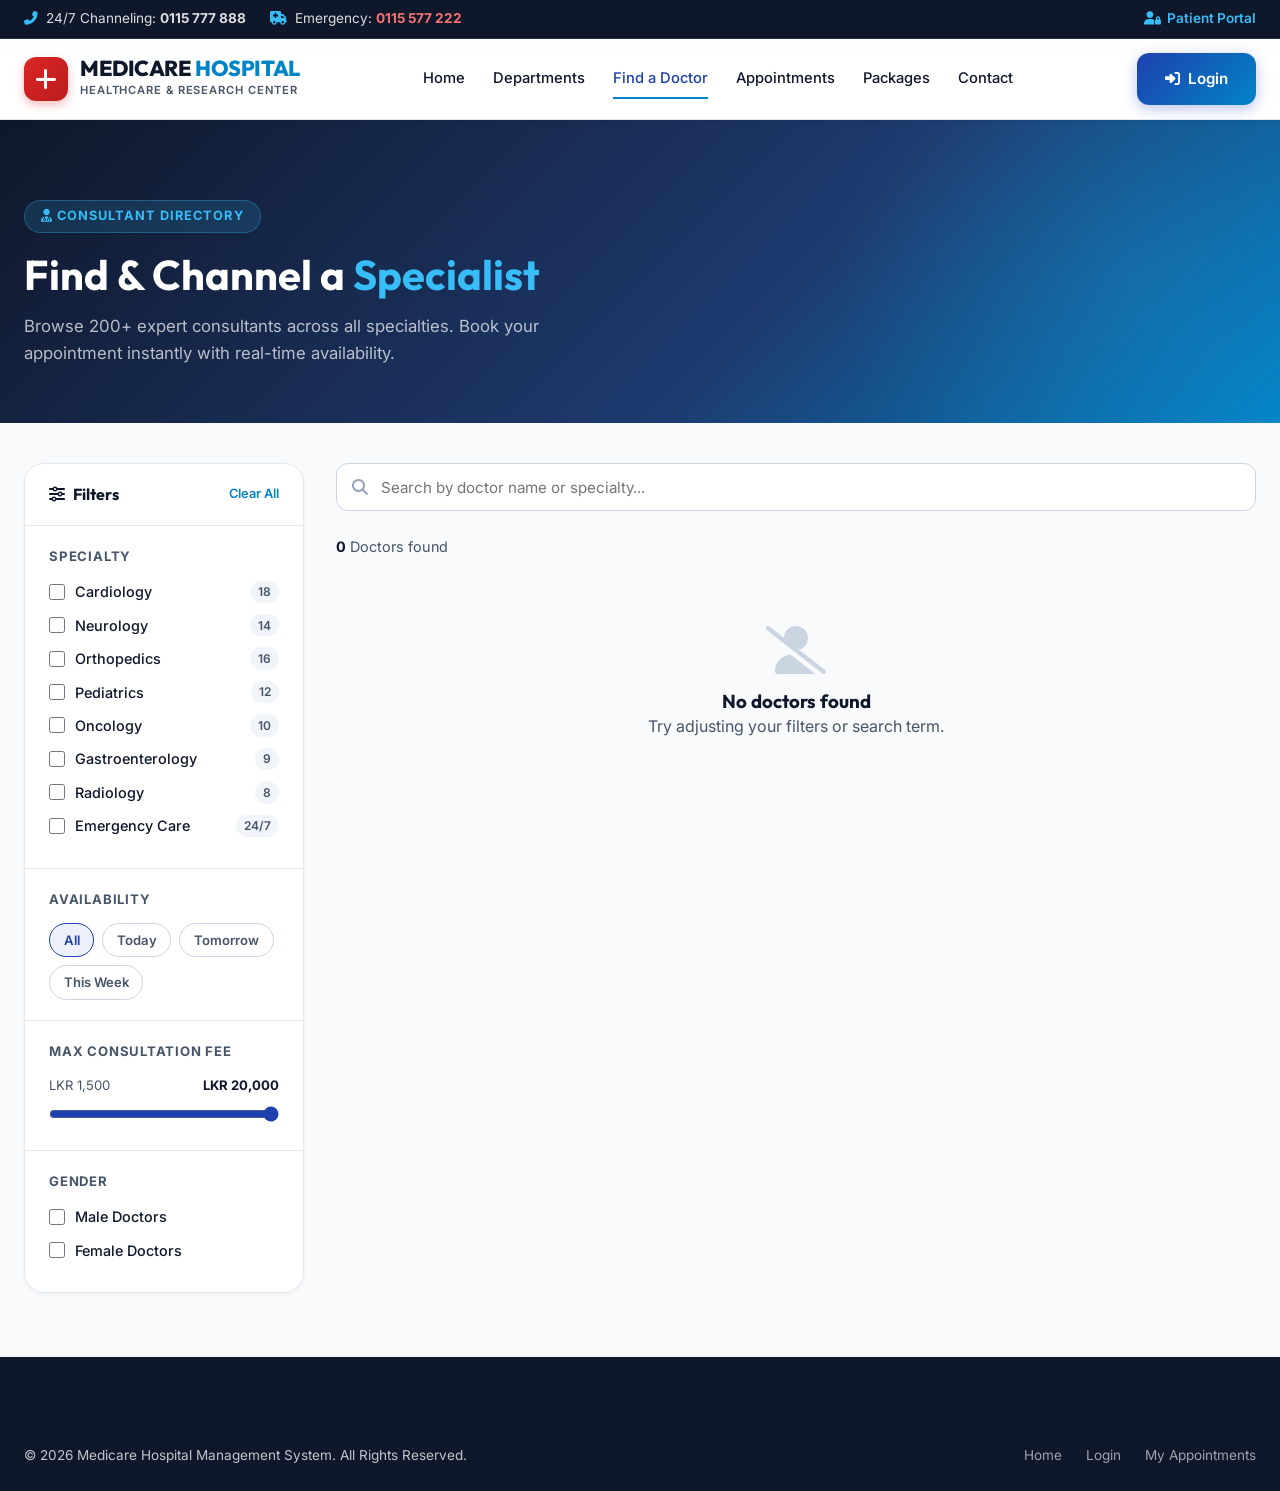
<file: doctors.html>
<!DOCTYPE html>
<html lang="en">
<head>
  <meta charset="UTF-8">
  <meta name="viewport" content="width=device-width, initial-scale=1.0">
  <title>Find a Doctor — Medicare Hospital</title>
  <meta name="description" content="Browse and channel specialist doctors at Medicare Hospital Sri Lanka. Filter by specialty, availability, and consultation fee.">
  <link rel="stylesheet" href="https://cdnjs.cloudflare.com/ajax/libs/font-awesome/6.4.0/css/all.min.css">
  <link rel="stylesheet" href="css/style.css?v=20261004-2">
  <style>
    .page-hero {
      background: linear-gradient(135deg, var(--primary-navy) 0%, #1e3a6e 60%, #0284c7 100%);
      padding: 5rem 0 3.5rem;
      position: relative;
      overflow: hidden;
    }
    .page-hero::after {
      content: '';
      position: absolute;
      right: -150px;
      top: -150px;
      width: 600px;
      height: 600px;
      background: radial-gradient(circle, rgba(56,189,248,0.12) 0%, transparent 70%);
    }
    .page-hero-content { position: relative; z-index: 1; }
    .page-hero-tag {
      display: inline-block;
      background: rgba(56,189,248,0.15);
      color: var(--bright-cyan);
      padding: 0.35rem 1rem;
      border-radius: var(--radius-full);
      font-size: 0.8rem;
      font-weight: 700;
      letter-spacing: 0.08em;
      text-transform: uppercase;
      margin-bottom: 1rem;
      border: 1px solid rgba(56,189,248,0.3);
    }
    .page-hero h1 { color: #fff; font-size: 2.6rem; margin-bottom: 0.75rem; }
    .page-hero h1 span { color: var(--bright-cyan); }
    .page-hero p { color: rgba(255,255,255,0.7); font-size: 1.05rem; max-width: 600px; }

    /* Page Layout */
    .doctors-page-layout {
      display: grid;
      grid-template-columns: 280px 1fr;
      gap: 2rem;
      padding: 2.5rem 0 4rem;
    }

    /* Sidebar Filter */
    .filter-sidebar {
      position: sticky;
      top: 100px;
      height: fit-content;
    }

    .filter-card {
      background: var(--bg-surface);
      border-radius: var(--radius-lg);
      border: 1px solid var(--border-light);
      box-shadow: var(--shadow-sm);
      overflow: hidden;
    }

    .filter-card-header {
      padding: 1.25rem 1.5rem;
      border-bottom: 1px solid var(--border-light);
      display: flex;
      justify-content: space-between;
      align-items: center;
    }

    .filter-card-header h3 {
      font-size: 1rem;
      color: var(--primary-navy);
      display: flex;
      align-items: center;
      gap: 0.5rem;
    }

    .filter-clear {
      font-size: 0.8rem;
      color: var(--accent-cyan);
      cursor: pointer;
      font-weight: 600;
    }

    .filter-section {
      padding: 1.25rem 1.5rem;
      border-bottom: 1px solid var(--border-light);
    }

    .filter-section:last-child { border-bottom: none; }

    .filter-section-title {
      font-size: 0.82rem;
      font-weight: 700;
      color: var(--text-muted);
      text-transform: uppercase;
      letter-spacing: 0.06em;
      margin-bottom: 0.85rem;
    }

    .filter-check-item {
      display: flex;
      align-items: center;
      gap: 0.6rem;
      margin-bottom: 0.65rem;
      cursor: pointer;
      font-size: 0.9rem;
      color: var(--text-dark);
      font-weight: 500;
    }

    .filter-check-item input[type="checkbox"] {
      width: 16px;
      height: 16px;
      accent-color: var(--primary-blue);
      flex-shrink: 0;
    }

    .filter-check-item .count {
      margin-left: auto;
      background: var(--bg-subtle);
      color: var(--text-muted);
      padding: 0.1rem 0.5rem;
      border-radius: var(--radius-full);
      font-size: 0.75rem;
      font-weight: 600;
    }

    .fee-range-display {
      display: flex;
      justify-content: space-between;
      font-size: 0.82rem;
      color: var(--text-muted);
      margin-bottom: 0.5rem;
    }

    .fee-range-display strong { color: var(--primary-navy); }

    input[type="range"] {
      width: 100%;
      accent-color: var(--primary-blue);
    }

    /* Availability Toggle */
    .availability-toggle {
      display: flex;
      gap: 0.5rem;
      flex-wrap: wrap;
    }

    .avail-chip {
      padding: 0.35rem 0.85rem;
      border-radius: var(--radius-full);
      font-size: 0.82rem;
      font-weight: 600;
      border: 1.5px solid var(--border-medium);
      background: var(--bg-surface);
      cursor: pointer;
      color: var(--text-muted);
      transition: var(--transition);
    }

    .avail-chip.active {
      background: rgba(30, 64, 175, 0.08);
      border-color: var(--primary-blue);
      color: var(--primary-blue);
    }

    /* Main Doctor Section */
    .doctors-main {}

    .search-bar-row {
      display: flex;
      gap: 1rem;
      margin-bottom: 1.5rem;
      align-items: center;
    }

    .search-input-wrap {
      flex: 1;
      position: relative;
    }

    .search-input-wrap i {
      position: absolute;
      left: 1rem;
      top: 50%;
      transform: translateY(-50%);
      color: var(--text-light);
    }

    .search-input-wrap input {
      width: 100%;
      padding: 0.85rem 1rem 0.85rem 2.75rem;
      border: 1.5px solid var(--border-medium);
      border-radius: var(--radius-md);
      background: var(--bg-surface);
      font-size: 0.95rem;
      color: var(--text-dark);
      transition: var(--transition);
    }

    .search-input-wrap input:focus {
      outline: none;
      border-color: var(--primary-blue);
      box-shadow: 0 0 0 3px rgba(30, 64, 175, 0.1);
    }

    .results-info {
      font-size: 0.9rem;
      color: var(--text-muted);
      margin-bottom: 1.25rem;
    }

    .results-info strong { color: var(--primary-navy); }

    /* Doctor Cards Grid */
    .doctors-grid-full {
      display: grid;
      grid-template-columns: repeat(auto-fill, minmax(300px, 1fr));
      gap: 1.5rem;
    }

    .doc-card {
      background: var(--bg-surface);
      border-radius: var(--radius-lg);
      border: 1px solid var(--border-light);
      box-shadow: var(--shadow-sm);
      overflow: hidden;
      transition: var(--transition);
      position: relative;
    }

    .doc-card:hover {
      transform: translateY(-4px);
      box-shadow: var(--shadow-lg);
      border-color: rgba(30, 64, 175, 0.2);
    }

    .doc-card-image {
      width: 100%;
      height: 200px;
      object-fit: cover;
      display: block;
    }

    .doc-card-dept-badge {
      position: absolute;
      top: 12px;
      left: 12px;
      background: rgba(15, 23, 42, 0.75);
      color: var(--bright-cyan);
      font-size: 0.75rem;
      font-weight: 700;
      padding: 0.3rem 0.75rem;
      border-radius: var(--radius-full);
      backdrop-filter: blur(6px);
    }

    .doc-card-avail-badge {
      position: absolute;
      top: 12px;
      right: 12px;
      font-size: 0.72rem;
      font-weight: 700;
      padding: 0.3rem 0.75rem;
      border-radius: var(--radius-full);
      display: flex;
      align-items: center;
      gap: 0.3rem;
    }

    .doc-card-avail-badge::before {
      content: '';
      width: 6px;
      height: 6px;
      border-radius: 50%;
    }

    .avail-today {
      background: rgba(16, 185, 129, 0.15);
      color: #059669;
      backdrop-filter: blur(6px);
    }

    .avail-today::before { background: #10b981; }

    .avail-tomorrow {
      background: rgba(245, 158, 11, 0.15);
      color: #d97706;
      backdrop-filter: blur(6px);
    }

    .avail-tomorrow::before { background: #f59e0b; }

    .doc-card-body { padding: 1.25rem; }

    .doc-name {
      font-size: 1.05rem;
      color: var(--primary-navy);
      font-weight: 700;
      margin-bottom: 0.25rem;
    }

    .doc-title {
      font-size: 0.85rem;
      color: var(--text-muted);
      margin-bottom: 0.85rem;
    }

    .doc-qual {
      font-size: 0.8rem;
      color: var(--accent-cyan);
      font-weight: 600;
      margin-bottom: 0.85rem;
      display: flex;
      align-items: center;
      gap: 0.4rem;
    }

    .doc-meta {
      display: flex;
      flex-direction: column;
      gap: 0.4rem;
      margin-bottom: 1rem;
    }

    .doc-meta-item {
      display: flex;
      align-items: center;
      gap: 0.5rem;
      font-size: 0.83rem;
      color: var(--text-muted);
    }

    .doc-meta-item i { width: 14px; color: var(--primary-blue); text-align: center; }

    .doc-schedule-chips {
      display: flex;
      gap: 0.35rem;
      flex-wrap: wrap;
      margin-bottom: 1rem;
    }

    .day-chip {
      padding: 0.2rem 0.6rem;
      border-radius: var(--radius-full);
      font-size: 0.72rem;
      font-weight: 700;
      background: rgba(30, 64, 175, 0.08);
      color: var(--primary-blue);
    }

    .doc-card-footer {
      display: flex;
      justify-content: space-between;
      align-items: center;
      padding: 1rem 1.25rem;
      border-top: 1px solid var(--border-light);
      background: var(--bg-subtle);
    }

    .doc-fee {
      font-size: 1.1rem;
      font-weight: 800;
      color: var(--primary-navy);
    }

    .doc-fee span {
      font-size: 0.78rem;
      font-weight: 500;
      color: var(--text-muted);
    }

    .btn-channel {
      padding: 0.6rem 1.25rem;
      background: linear-gradient(135deg, var(--primary-blue), var(--accent-cyan));
      color: #fff;
      border: none;
      border-radius: var(--radius-md);
      font-weight: 700;
      font-size: 0.88rem;
      cursor: pointer;
      transition: var(--transition);
      box-shadow: 0 4px 12px rgba(30, 64, 175, 0.25);
    }

    .btn-channel:hover { transform: translateY(-2px); box-shadow: 0 6px 18px rgba(30, 64, 175, 0.4); }

    /* No results */
    .no-results {
      text-align: center;
      padding: 3rem;
      color: var(--text-muted);
    }

    .no-results i { font-size: 3rem; margin-bottom: 1rem; color: var(--border-medium); }


    .selected-doc-info {
      display: flex;
      align-items: center;
      gap: 1rem;
      padding: 1rem;
      background: var(--bg-subtle);
      border-radius: var(--radius-md);
      margin-bottom: 1.25rem;
    }

    .selected-doc-info img {
      width: 56px;
      height: 56px;
      border-radius: 50%;
      object-fit: cover;
    }

    .appt-form .form-group { margin-bottom: 1.1rem; }

    .appt-form label {
      display: block;
      font-size: 0.85rem;
      font-weight: 600;
      color: var(--primary-navy);
      margin-bottom: 0.4rem;
    }

    .appt-form input, .appt-form select, .appt-form textarea {
      width: 100%;
      padding: 0.8rem 1rem;
      border: 1.5px solid var(--border-medium);
      border-radius: var(--radius-md);
      background: var(--bg-main);
      font-size: 0.9rem;
      color: var(--text-dark);
    }

    .appt-form input:focus, .appt-form select:focus, .appt-form textarea:focus {
      outline: none;
      border-color: var(--primary-blue);
    }

    @media (max-width: 1024px) {
      .doctors-page-layout { grid-template-columns: 1fr; }
      .filter-sidebar { position: static; }
    }
  </style>
  <script src="js/auth.js?v=20261004-2"></script>
</head>
<body>

  <!-- Top Bar -->
  <div class="top-bar">
    <div class="container top-bar-content">
      <div class="top-bar-info">
        <div class="top-bar-info-item"><i class="fa-solid fa-phone-flip"></i><span>24/7 Channeling: <strong>0115 777 888</strong></span></div>
        <div class="top-bar-info-item"><i class="fa-solid fa-truck-medical emergency-highlight"></i><span>Emergency: <strong class="emergency-highlight">0115 577 222</strong></span></div>
      </div>
      <div class="top-bar-actions">
        <a href="login.html" class="portal-link"><i class="fa-solid fa-user-lock"></i> Patient Portal</a>
      </div>
    </div>
  </div>

  <!-- Header -->
  <header class="main-header">
    <div class="container navbar">
      <a href="index.html" class="brand-logo">
        <div class="logo-icon-wrap"><i class="fa-solid fa-plus"></i></div>
        <div class="brand-text">
          <span class="brand-name">MEDICARE <span>HOSPITAL</span></span>
          <span class="brand-tagline">Healthcare &amp; Research Center</span>
        </div>
      </a>
      <nav class="nav-menu" id="navMenu">
        <a href="index.html" class="nav-link">Home</a>
        <a href="departments.html" class="nav-link">Departments</a>
        <a href="doctors.html" class="nav-link active">Find a Doctor</a>
        <a href="appointments.html" class="nav-link">Appointments</a>
        <a href="packages.html" class="nav-link">Packages</a>
        <a href="index.html#contact" class="nav-link">Contact</a>
      </nav>
      <div class="nav-cta">
        <a href="login.html" class="btn btn-primary"><i class="fa-solid fa-right-to-bracket"></i> Login</a>
        <button class="mobile-toggle" id="mobileToggle"><i class="fa-solid fa-bars"></i></button>
      </div>
    </div>
  </header>

  <!-- Page Hero -->
  <section class="page-hero">
    <div class="container page-hero-content">
      <div class="page-hero-tag"><i class="fa-solid fa-user-doctor"></i> Consultant Directory</div>
      <h1>Find &amp; Channel a <span>Specialist</span></h1>
      <p>Browse 200+ expert consultants across all specialties. Book your appointment instantly with real-time availability.</p>
    </div>
  </section>

  <!-- Main Content -->
  <div class="container">
    <div class="doctors-page-layout">

      <!-- SIDEBAR FILTER -->
      <aside class="filter-sidebar">
        <div class="filter-card">
          <div class="filter-card-header">
            <h3><i class="fa-solid fa-sliders"></i> Filters</h3>
            <span class="filter-clear" onclick="clearFilters()">Clear All</span>
          </div>

          <div class="filter-section">
            <div class="filter-section-title">Specialty</div>
            <label class="filter-check-item"><input type="checkbox" class="spec-filter" value="Cardiology" onchange="filterDoctors()"> Cardiology <span class="count">18</span></label>
            <label class="filter-check-item"><input type="checkbox" class="spec-filter" value="Neurology" onchange="filterDoctors()"> Neurology <span class="count">14</span></label>
            <label class="filter-check-item"><input type="checkbox" class="spec-filter" value="Orthopedics" onchange="filterDoctors()"> Orthopedics <span class="count">16</span></label>
            <label class="filter-check-item"><input type="checkbox" class="spec-filter" value="Pediatrics" onchange="filterDoctors()"> Pediatrics <span class="count">12</span></label>
            <label class="filter-check-item"><input type="checkbox" class="spec-filter" value="Oncology" onchange="filterDoctors()"> Oncology <span class="count">10</span></label>
            <label class="filter-check-item"><input type="checkbox" class="spec-filter" value="Gastroenterology" onchange="filterDoctors()"> Gastroenterology <span class="count">9</span></label>
            <label class="filter-check-item"><input type="checkbox" class="spec-filter" value="Radiology" onchange="filterDoctors()"> Radiology <span class="count">8</span></label>
            <label class="filter-check-item"><input type="checkbox" class="spec-filter" value="Emergency Care" onchange="filterDoctors()"> Emergency Care <span class="count">24/7</span></label>
          </div>

          <div class="filter-section">
            <div class="filter-section-title">Availability</div>
            <div class="availability-toggle">
              <div class="avail-chip active" onclick="toggleAvail(this, 'all')">All</div>
              <div class="avail-chip" onclick="toggleAvail(this, 'today')">Today</div>
              <div class="avail-chip" onclick="toggleAvail(this, 'tomorrow')">Tomorrow</div>
              <div class="avail-chip" onclick="toggleAvail(this, 'week')">This Week</div>
            </div>
          </div>

          <div class="filter-section">
            <div class="filter-section-title">Max Consultation Fee</div>
            <div class="fee-range-display">
              <span>LKR 1,500</span>
              <strong id="feeDisplay">LKR 20,000</strong>
            </div>
            <input type="range" id="feeRange" min="1500" max="20000" value="20000" step="500" oninput="document.getElementById('feeDisplay').textContent = 'LKR ' + parseInt(this.value).toLocaleString(); filterDoctors();">
          </div>

          <div class="filter-section">
            <div class="filter-section-title">Gender</div>
            <label class="filter-check-item"><input type="checkbox" class="gender-filter" value="male" onchange="filterDoctors()"> Male Doctors</label>
            <label class="filter-check-item"><input type="checkbox" class="gender-filter" value="female" onchange="filterDoctors()"> Female Doctors</label>
          </div>
        </div>
      </aside>

      <!-- DOCTORS MAIN CONTENT -->
      <div class="doctors-main">
        <!-- Search Bar -->
        <div class="search-bar-row">
          <div class="search-input-wrap">
            <i class="fa-solid fa-magnifying-glass"></i>
            <input type="text" id="doctorSearch" placeholder="Search by doctor name or specialty..." oninput="filterDoctors()">
          </div>
          <button class="btn btn-primary" onclick="openRegisterDocModal()" data-roles="admin" style="white-space:nowrap; padding: 0.85rem 1.25rem;">
            <i class="fa-solid fa-user-plus"></i> Register Doctor
          </button>
        </div>

        <div class="results-info" id="resultsInfo">Loading doctors...</div>

        <!-- Doctor Cards -->
        <div class="doctors-grid-full" id="doctorsGridFull"></div>
        <div class="no-results" id="noResults" style="display:none;">
          <i class="fa-solid fa-user-slash"></i>
          <h3>No doctors found</h3>
          <p>Try adjusting your filters or search term.</p>
        </div>
      </div>
    </div>
  </div>

  <!-- Appointment Booking Modal -->
  <div class="appt-modal-overlay" id="apptModal">
    <div class="appt-modal-box">
      <div class="appt-modal-header">
        <h3><i class="fa-solid fa-calendar-plus"></i> Book Appointment</h3>
        <button class="appt-modal-close" onclick="closeApptModal()"><i class="fa-solid fa-xmark"></i></button>
      </div>
      <div class="appt-modal-body">
        <div class="selected-doc-info" id="selectedDocInfo"></div>
        <form class="appt-form" id="apptForm" onsubmit="submitAppt(event)">
          <div class="form-group">
            <label>Patient Name</label>
            <input type="text" id="apptPatientName" placeholder="Your full name" required>
          </div>
          <div class="form-group">
            <label>Contact Number</label>
            <input type="tel" pattern="(?:0|\+94(?: |-)?)[0-9]{2}(?: |-)?[0-9]{3}(?: |-)?[0-9]{4}" title="Sri Lankan number, e.g. 0771234567 or +94 77 123 4567" id="apptPatientPhone" placeholder="+94 7X XXX XXXX" required>
          </div>
          <div class="form-group">
            <label>Email (optional)</label>
            <input type="email" id="apptPatientEmail" placeholder="you@example.com">
          </div>
          <div class="form-group">
            <label>Preferred Date</label>
            <input type="date" id="apptDate" required>
          </div>
          <div class="form-group">
            <label>Time Slot</label>
            <select id="apptTimeSlot" required>
              <option>Morning (09:00 AM - 12:00 PM)</option>
              <option>Afternoon (01:00 PM - 04:00 PM)</option>
              <option selected>Evening (05:00 PM - 08:00 PM)</option>
            </select>
          </div>
          <button type="submit" class="btn btn-primary" id="btnConfirmAppt" style="width:100%;">
            <i class="fa-solid fa-circle-check"></i> Confirm Appointment
          </button>
        </form>
      </div>
    </div>
  </div>

  <!-- Add / Edit Doctor Modal -->
  <div class="appt-modal-overlay" id="regDocModal">
    <div class="appt-modal-box" style="max-width: 580px;">
      <div class="appt-modal-header" style="background: linear-gradient(135deg, var(--primary-navy), #1e3a6e); color:#fff;">
        <h3 style="color:#fff;" id="regDocTitleText"><i class="fa-solid fa-user-doctor"></i> Register New Doctor</h3>
        <button class="appt-modal-close" onclick="closeRegisterDocModal()" style="color:#fff;"><i class="fa-solid fa-xmark"></i></button>
      </div>
      <div class="appt-modal-body" style="padding: 1.5rem 1.75rem; max-height: 75vh; overflow-y: auto;">
        <form class="appt-form" id="regDocForm" onsubmit="submitDoctorRegistration(event)">
          <input type="hidden" id="regDocId">
          <div style="display:grid; grid-template-columns:1fr 1fr; gap:1rem;">
            <div class="form-group">
              <label>Doctor Full Name *</label>
              <input type="text" id="regDocName" class="form-control" placeholder="e.g. Dr. Kasun Perera" required>
            </div>
            <div class="form-group">
              <label>Specialty Department *</label>
              <select id="regDocDept" class="form-control" required></select>
            </div>
          </div>

          <div style="display:grid; grid-template-columns:1fr 1fr; gap:1rem;">
            <div class="form-group">
              <label>Designation Title *</label>
              <input type="text" id="regDocTitle" class="form-control" placeholder="e.g. Senior Consultant" required>
            </div>
            <div class="form-group">
              <label>Qualifications *</label>
              <input type="text" id="regDocQual" class="form-control" placeholder="e.g. MBBS, MD, FRCP" required>
            </div>
          </div>

          <div style="display:grid; grid-template-columns:1fr 1fr; gap:1rem;">
            <div class="form-group">
              <label>Consultation Fee (LKR) *</label>
              <input type="number" id="regDocFee" class="form-control" placeholder="3500" required min="0">
            </div>
            <div class="form-group">
              <label>Room Number *</label>
              <input type="text" id="regDocRoom" class="form-control" placeholder="Room 205, Main Block" required>
            </div>
          </div>

          <div style="display:grid; grid-template-columns:1fr 1fr; gap:1rem;">
            <div class="form-group">
              <label>Schedule Days *</label>
              <input type="text" id="regDocDays" class="form-control" placeholder="Mon, Wed, Fri" required>
            </div>
            <div class="form-group">
              <label>Schedule Time *</label>
              <input type="text" id="regDocTime" class="form-control" placeholder="04:00 PM - 07:00 PM" required>
            </div>
          </div>

          <div style="display:grid; grid-template-columns:1fr 1fr; gap:1rem;">
            <div class="form-group">
              <label>Gender *</label>
              <select id="regDocGender" class="form-control" required>
                <option value="male">Male</option>
                <option value="female">Female</option>
              </select>
            </div>
            <div class="form-group">
              <label>Phone</label>
              <input type="tel" pattern="(?:0|\+94(?: |-)?)[0-9]{2}(?: |-)?[0-9]{3}(?: |-)?[0-9]{4}" title="Sri Lankan number, e.g. 0771234567 or +94 77 123 4567" id="regDocPhone" class="form-control" placeholder="0771234567">
            </div>
          </div>

          <div class="form-group">
            <label>Doctor Email</label>
            <input type="email" id="regDocEmail" class="form-control" placeholder="dr.perera@medicare.lk">
          </div>

          <div class="form-group">
            <label>Photo URL (optional)</label>
            <input type="url" id="regDocImg" class="form-control" placeholder="https://...">
          </div>

          <button type="submit" class="btn btn-primary" id="btnSubmitDoc" style="width:100%; margin-top:0.5rem; padding:0.9rem;">
            <i class="fa-solid fa-cloud-arrow-up"></i> Save & Register Doctor
          </button>
        </form>
      </div>
    </div>
  </div>

  <!-- Footer -->
  <footer class="footer" id="contact">
    <div class="container">
      <div class="footer-bottom">
        <div>&copy; 2026 Medicare Hospital Management System. All Rights Reserved.</div>
        <div style="display:flex;gap:1.5rem;">
          <a href="index.html" style="color:rgba(255,255,255,0.6);">Home</a>
          <a href="login.html" style="color:rgba(255,255,255,0.6);">Login</a>
          <a href="appointments.html" style="color:rgba(255,255,255,0.6);">My Appointments</a>
        </div>
      </div>
    </div>
  </footer>

  <script src="js/api.js?v=20261004-2"></script>
  <script>
    // Doctors are loaded from MySQL through GET /api/doctors
    let doctors = [];
    let departments = [];
    let selectedDoc = null;

    async function loadDoctors() {
      try {
        const [docList, deptList] = await Promise.all([api('/doctors'), api('/departments')]);
        doctors = docList.map(toUiDoctor);
        departments = deptList;
        fillSelect(document.getElementById('regDocDept'), departments, d => d.id, d => d.name);
        updateSpecialtyCounts();
        filterDoctors();
      } catch (err) {
        document.getElementById('resultsInfo').innerHTML =
          `<span style="color:#dc2626;"><i class="fa-solid fa-circle-exclamation"></i> ${esc(err.message)}</span>`;
        renderDoctors([]);
      }
    }

    function updateSpecialtyCounts() {
      document.querySelectorAll('.spec-filter').forEach(cb => {
        const count = doctors.filter(d => d.dept === cb.value).length;
        const span = cb.parentElement.querySelector('.count');
        if (span) span.textContent = count;
      });
    }

    function renderDoctors(list) {
      const grid = document.getElementById('doctorsGridFull');
      const noRes = document.getElementById('noResults');
      document.getElementById('resultsInfo').innerHTML = `<strong>${list.length}</strong> Doctor${list.length !== 1 ? 's' : ''} found`;

      if (list.length === 0) { grid.innerHTML = ''; noRes.style.display = 'block'; return; }
      noRes.style.display = 'none';

      grid.innerHTML = list.map(d => `
        <div class="doc-card">
          <img class="doc-card-image" src="${esc(d.img)}" alt="${esc(d.name)}" loading="lazy">
          <div class="doc-card-dept-badge">${esc(d.dept)}</div>
          <div class="doc-card-body">
            <div class="doc-name">${esc(d.name)}</div>
            <div class="doc-title">${esc(d.title)}</div>
            <div class="doc-qual"><i class="fa-solid fa-graduation-cap"></i> ${esc(d.qual)}</div>
            <div class="doc-meta">
              <div class="doc-meta-item"><i class="fa-solid fa-door-open"></i> ${esc(d.room)}</div>
              <div class="doc-meta-item"><i class="fa-regular fa-clock"></i> ${esc(d.time)}</div>
            </div>
            <div class="doc-schedule-chips">
              ${d.schedule.map(s => `<span class="day-chip">${esc(s)}</span>`).join('')}
            </div>
            <div style="display:flex; gap:0.5rem; margin-top:0.75rem;" data-roles="admin">
              <button class="btn btn-secondary" style="flex:1; padding:0.4rem; font-size:0.8rem;" onclick="openEditDocModal(${d.id})"><i class="fa-solid fa-pen"></i> Edit</button>
              <button class="btn btn-secondary" style="flex:1; padding:0.4rem; font-size:0.8rem; color:#dc2626; border-color:#fca5a5;" onclick="deleteDoctor(${d.id})"><i class="fa-solid fa-trash"></i> Delete</button>
            </div>
          </div>
          <div class="doc-card-footer">
            <div class="doc-fee">LKR ${d.fee.toLocaleString()} <span>/ visit</span></div>
            <button class="btn-channel" onclick="openApptModal(${d.id})"><i class="fa-solid fa-calendar-plus"></i> Channel</button>
          </div>
        </div>
      `).join('');
    }

    function filterDoctors() {
      const query = document.getElementById('doctorSearch').value.toLowerCase();
      const specChecked = [...document.querySelectorAll('.spec-filter:checked')].map(c => c.value);
      const maxFee = parseInt(document.getElementById('feeRange').value);
      const genderChecked = [...document.querySelectorAll('.gender-filter:checked')].map(c => c.value);

      let filtered = doctors.filter(d => {
        const matchSearch = d.name.toLowerCase().includes(query) || d.dept.toLowerCase().includes(query) || d.title.toLowerCase().includes(query);
        const matchSpec = specChecked.length === 0 || specChecked.includes(d.dept);
        const matchFee = d.fee <= maxFee;
        const matchGender = genderChecked.length === 0 || genderChecked.includes(d.gender);
        return matchSearch && matchSpec && matchFee && matchGender;
      });

      renderDoctors(filtered);
    }

    function toggleAvail(el, val) {
      document.querySelectorAll('.avail-chip').forEach(c => c.classList.remove('active'));
      el.classList.add('active');
    }

    function clearFilters() {
      document.querySelectorAll('.spec-filter, .gender-filter').forEach(c => c.checked = false);
      document.getElementById('feeRange').value = 20000;
      document.getElementById('feeDisplay').textContent = 'LKR 20,000';
      document.getElementById('doctorSearch').value = '';
      document.querySelectorAll('.avail-chip').forEach((c, i) => i === 0 ? c.classList.add('active') : c.classList.remove('active'));
      filterDoctors();
    }

    // ---------- Book appointment (CREATE appointment) ----------
    function openApptModal(id) {
      selectedDoc = doctors.find(d => d.id === id);
      if (!selectedDoc) return;
      document.getElementById('selectedDocInfo').innerHTML = `
        <img src="${esc(selectedDoc.img)}" alt="${esc(selectedDoc.name)}">
        <div>
          <div style="font-weight:700;color:var(--primary-navy);">${esc(selectedDoc.name)}</div>
          <div style="font-size:0.82rem;color:var(--text-muted);">${esc(selectedDoc.title)}</div>
          <div style="font-size:0.82rem;color:var(--primary-blue);font-weight:600;">LKR ${selectedDoc.fee.toLocaleString()} / visit</div>
        </div>
      `;
      const today = new Date();
      document.getElementById('apptDate').min = today.toISOString().split('T')[0];
      // A logged-in patient books under their own account so it appears in "My Appointments"
      const user = Auth.currentUser();
      const emailField = document.getElementById('apptPatientEmail');
      emailField.readOnly = Auth.hasRole('patient');
      if (Auth.hasRole('patient')) {
        document.getElementById('apptPatientName').value = [user.firstName, user.lastName].filter(Boolean).join(' ');
        emailField.value = user.email;
      }
      document.getElementById('apptModal').classList.add('active');
    }

    function closeApptModal() {
      document.getElementById('apptModal').classList.remove('active');
    }

    async function submitAppt(e) {
      e.preventDefault();
      const btn = document.getElementById('btnConfirmAppt');
      btn.disabled = true;
      try {
        const saved = await api('/appointments', 'POST', {
          doctorId: selectedDoc.id,
          patientName: document.getElementById('apptPatientName').value.trim(),
          patientPhone: document.getElementById('apptPatientPhone').value.trim(),
          patientEmail: document.getElementById('apptPatientEmail').value.trim() || null,
          appointmentDate: document.getElementById('apptDate').value,
          timeSlot: document.getElementById('apptTimeSlot').value
        });
        closeApptModal();
        document.getElementById('apptForm').reset();
        alert(`✅ Appointment saved!\nDoctor: ${selectedDoc.name}\nReference: ${saved.referenceCode}\nDate: ${saved.appointmentDate}\n\nYou can view or change it on the Appointments page.`);
      } catch (err) {
        alert('❌ Could not book appointment:\n' + err.message);
      } finally {
        btn.disabled = false;
      }
    }

    // Mobile nav toggle
    document.getElementById('mobileToggle').addEventListener('click', () => {
      document.getElementById('navMenu').classList.toggle('active');
    });

    // Close modal on backdrop click
    document.getElementById('apptModal').addEventListener('click', function(e) {
      if (e.target === this) closeApptModal();
    });

    // ---------- Add / Edit / Delete doctor ----------
    function openRegisterDocModal() {
      document.getElementById('regDocForm').reset();
      document.getElementById('regDocId').value = '';
      document.getElementById('regDocTitleText').innerHTML = '<i class="fa-solid fa-user-doctor"></i> Register New Doctor';
      document.getElementById('btnSubmitDoc').innerHTML = '<i class="fa-solid fa-cloud-arrow-up"></i> Save & Register Doctor';
      document.getElementById('regDocModal').classList.add('active');
    }

    function openEditDocModal(id) {
      const d = doctors.find(doc => doc.id === id);
      if (!d) return;
      document.getElementById('regDocId').value = d.id;
      document.getElementById('regDocName').value = d.name;
      document.getElementById('regDocDept').value = d.deptId || '';
      document.getElementById('regDocTitle').value = d.title;
      document.getElementById('regDocQual').value = d.qual;
      document.getElementById('regDocFee').value = d.fee;
      document.getElementById('regDocRoom').value = d.room;
      document.getElementById('regDocDays').value = d.schedule.join(', ');
      document.getElementById('regDocTime').value = d.time;
      document.getElementById('regDocGender').value = d.gender || 'male';
      document.getElementById('regDocPhone').value = d.phone;
      document.getElementById('regDocEmail').value = d.email;
      document.getElementById('regDocImg').value = d.img;
      document.getElementById('regDocTitleText').innerHTML = '<i class="fa-solid fa-user-pen"></i> Edit Doctor #' + d.id;
      document.getElementById('btnSubmitDoc').innerHTML = '<i class="fa-solid fa-floppy-disk"></i> Save Changes';
      document.getElementById('regDocModal').classList.add('active');
    }

    function closeRegisterDocModal() {
      document.getElementById('regDocModal').classList.remove('active');
    }

    document.getElementById('regDocModal').addEventListener('click', function(e) {
      if (e.target === this) closeRegisterDocModal();
    });

    async function submitDoctorRegistration(e) {
      e.preventDefault();
      const id = document.getElementById('regDocId').value;
      const btn = document.getElementById('btnSubmitDoc');
      const originalLabel = btn.innerHTML;
      btn.innerHTML = '<i class="fa-solid fa-spinner fa-spin"></i> Saving...';
      btn.disabled = true;

      // Field names match the Doctor entity in the backend
      const doctor = {
        name: document.getElementById('regDocName').value.trim(),
        title: document.getElementById('regDocTitle').value.trim(),
        department: { id: parseInt(document.getElementById('regDocDept').value) },
        qualifications: document.getElementById('regDocQual').value.trim(),
        fee: parseFloat(document.getElementById('regDocFee').value),
        roomNumber: document.getElementById('regDocRoom').value.trim(),
        scheduleDays: document.getElementById('regDocDays').value.trim(),
        timeSlot: document.getElementById('regDocTime').value.trim(),
        gender: document.getElementById('regDocGender').value,
        phone: document.getElementById('regDocPhone').value.trim(),
        email: document.getElementById('regDocEmail').value.trim(),
        imageUrl: document.getElementById('regDocImg').value.trim() || null
      };

      try {
        const saved = id
          ? await api(`/doctors/${id}`, 'PUT', doctor)
          : await api('/doctors', 'POST', doctor);
        closeRegisterDocModal();
        await loadDoctors();
        alert(`✅ ${saved.name} was ${id ? 'updated' : 'registered'} successfully (ID ${saved.id}).`);
      } catch (err) {
        alert('❌ Could not save doctor:\n' + err.message);
      } finally {
        btn.innerHTML = originalLabel;
        btn.disabled = false;
      }
    }

    async function deleteDoctor(id) {
      const d = doctors.find(doc => doc.id === id);
      if (!confirm(`Delete ${d ? d.name : 'this doctor'}? This cannot be undone.`)) return;
      try {
        const result = await api(`/doctors/${id}`, 'DELETE');
        await loadDoctors();
        alert('✅ ' + result.message);
      } catch (err) {
        alert('❌ Could not delete doctor:\n' + err.message);
      }
    }

    // Initial load
    loadDoctors();
  </script>
</body>
</html>
</file>
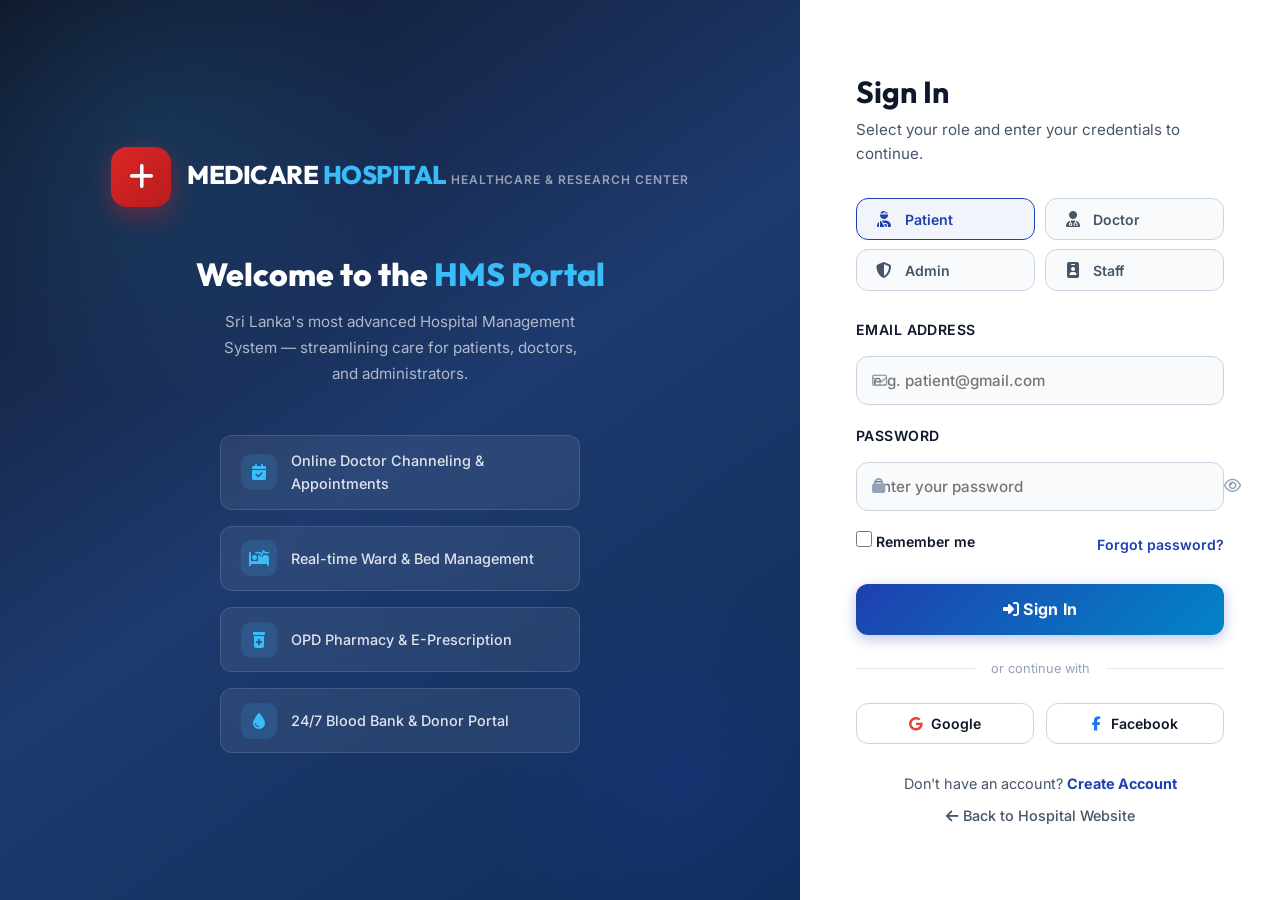
<file: login.html>
<!DOCTYPE html>
<html lang="en">
<head>
  <meta charset="UTF-8">
  <meta name="viewport" content="width=device-width, initial-scale=1.0">
  <title>Login — Medicare Hospital Management System</title>
  <meta name="description" content="Secure login portal for Medicare Hospital — access patient, doctor, admin and staff dashboards.">
  <link rel="stylesheet" href="https://cdnjs.cloudflare.com/ajax/libs/font-awesome/6.4.0/css/all.min.css">
  <link rel="stylesheet" href="css/style.css?v=20261004-2">
  <style>
    /* ---- Auth Page Layout ---- */
    .auth-page {
      min-height: 100vh;
      display: flex;
      background: var(--bg-main);
    }

    /* Left Brand Panel */
    .auth-brand-panel {
      flex: 1;
      background: linear-gradient(145deg, var(--primary-navy) 0%, #1e3a6e 50%, #0f2d5a 100%);
      display: flex;
      flex-direction: column;
      justify-content: center;
      align-items: center;
      padding: 3rem 2.5rem;
      position: relative;
      overflow: hidden;
    }

    .auth-brand-panel::before {
      content: '';
      position: absolute;
      top: -100px;
      left: -100px;
      width: 500px;
      height: 500px;
      background: radial-gradient(circle, rgba(56, 189, 248, 0.12) 0%, transparent 70%);
      animation: float-glow 6s ease-in-out infinite;
    }

    .auth-brand-panel::after {
      content: '';
      position: absolute;
      bottom: -80px;
      right: -80px;
      width: 400px;
      height: 400px;
      background: radial-gradient(circle, rgba(30, 64, 175, 0.2) 0%, transparent 70%);
      animation: float-glow 6s ease-in-out infinite reverse;
    }

    @keyframes float-glow {
      0%, 100% { transform: scale(1) translateY(0); }
      50% { transform: scale(1.05) translateY(-15px); }
    }

    .auth-brand-logo {
      display: flex;
      align-items: center;
      gap: 1rem;
      margin-bottom: 3rem;
      position: relative;
      z-index: 1;
    }

    .auth-brand-icon {
      width: 60px;
      height: 60px;
      background: linear-gradient(135deg, #dc2626, #b91c1c);
      border-radius: 16px;
      display: flex;
      align-items: center;
      justify-content: center;
      font-size: 1.8rem;
      color: #fff;
      box-shadow: 0 8px 24px rgba(220, 38, 38, 0.4);
    }

    .auth-brand-text .brand-name {
      font-size: 1.6rem;
      color: #fff;
    }

    .auth-brand-text .brand-name span { color: var(--bright-cyan); }

    .auth-brand-text .brand-tagline { color: rgba(255,255,255,0.55); font-size: 0.75rem; }

    .auth-panel-headline {
      color: #fff;
      font-size: 2rem;
      font-family: var(--font-heading);
      font-weight: 800;
      text-align: center;
      margin-bottom: 1rem;
      line-height: 1.2;
      position: relative;
      z-index: 1;
    }

    .auth-panel-headline span { color: var(--bright-cyan); }

    .auth-panel-sub {
      color: rgba(255,255,255,0.65);
      text-align: center;
      font-size: 0.95rem;
      max-width: 360px;
      line-height: 1.7;
      position: relative;
      z-index: 1;
    }

    .auth-brand-features {
      margin-top: 3rem;
      display: flex;
      flex-direction: column;
      gap: 1rem;
      position: relative;
      z-index: 1;
      width: 100%;
      max-width: 360px;
    }

    .auth-feature-item {
      display: flex;
      align-items: center;
      gap: 0.85rem;
      background: rgba(255,255,255,0.07);
      border: 1px solid rgba(255,255,255,0.12);
      border-radius: var(--radius-md);
      padding: 0.85rem 1.25rem;
      backdrop-filter: blur(8px);
      transition: var(--transition);
    }

    .auth-feature-item:hover {
      background: rgba(255,255,255,0.12);
    }

    .auth-feature-item i {
      width: 36px;
      height: 36px;
      background: rgba(56, 189, 248, 0.15);
      border-radius: 10px;
      display: flex;
      align-items: center;
      justify-content: center;
      color: var(--bright-cyan);
      font-size: 1rem;
      flex-shrink: 0;
    }

    .auth-feature-item span {
      color: rgba(255,255,255,0.85);
      font-size: 0.9rem;
      font-weight: 500;
    }

    /* Right Form Panel */
    .auth-form-panel {
      width: 480px;
      display: flex;
      flex-direction: column;
      justify-content: center;
      padding: 3rem 3.5rem;
      background: var(--bg-surface);
      overflow-y: auto;
    }

    .auth-form-header {
      margin-bottom: 2rem;
    }

    .auth-form-header h1 {
      font-size: 1.9rem;
      color: var(--primary-navy);
      margin-bottom: 0.4rem;
    }

    .auth-form-header p {
      color: var(--text-muted);
      font-size: 0.95rem;
    }

    /* Role Selector */
    .role-selector {
      display: grid;
      grid-template-columns: 1fr 1fr;
      gap: 0.6rem;
      margin-bottom: 1.75rem;
    }

    .role-btn {
      display: flex;
      align-items: center;
      gap: 0.6rem;
      padding: 0.7rem 1rem;
      border: 1.5px solid var(--border-medium);
      border-radius: var(--radius-md);
      background: var(--bg-main);
      cursor: pointer;
      transition: var(--transition);
      font-size: 0.88rem;
      font-weight: 600;
      color: var(--text-muted);
    }

    .role-btn i {
      font-size: 1rem;
      width: 22px;
      text-align: center;
    }

    .role-btn.active {
      border-color: var(--primary-blue);
      background: rgba(30, 64, 175, 0.06);
      color: var(--primary-blue);
    }

    .role-btn:hover:not(.active) {
      border-color: var(--border-medium);
      background: var(--bg-subtle);
    }

    /* Form Styles */
    .auth-form .form-group {
      margin-bottom: 1.25rem;
    }

    .auth-form label {
      display: block;
      font-weight: 600;
      font-size: 0.88rem;
      color: var(--primary-navy);
      margin-bottom: 0.45rem;
    }

    .input-icon-wrap {
      position: relative;
    }

    .input-icon-wrap i {
      position: absolute;
      left: 1rem;
      top: 50%;
      transform: translateY(-50%);
      color: var(--text-light);
      font-size: 0.95rem;
      pointer-events: none;
    }

    .input-icon-wrap .form-control {
      padding-left: 2.75rem;
    }

    .input-icon-wrap .toggle-password {
      position: absolute;
      right: 1rem;
      top: 50%;
      transform: translateY(-50%);
      color: var(--text-light);
      cursor: pointer;
      background: none;
      border: none;
      font-size: 0.95rem;
      transition: var(--transition);
    }

    .input-icon-wrap .toggle-password:hover { color: var(--primary-blue); }

    .auth-form .form-control {
      width: 100%;
      padding: 0.85rem 1rem;
      border: 1.5px solid var(--border-medium);
      border-radius: var(--radius-md);
      background: var(--bg-main);
      color: var(--text-dark);
      font-size: 0.95rem;
      transition: var(--transition);
    }

    .auth-form .form-control:focus {
      outline: none;
      border-color: var(--primary-blue);
      background: #fff;
      box-shadow: 0 0 0 3px rgba(30, 64, 175, 0.1);
    }

    .form-options {
      display: flex;
      justify-content: space-between;
      align-items: center;
      margin-bottom: 1.5rem;
      font-size: 0.88rem;
    }

    .remember-me {
      display: flex;
      align-items: center;
      gap: 0.5rem;
      cursor: pointer;
      color: var(--text-muted);
    }

    .remember-me input[type="checkbox"] {
      width: 16px;
      height: 16px;
      accent-color: var(--primary-blue);
    }

    .forgot-link {
      color: var(--primary-blue);
      font-weight: 600;
    }

    .forgot-link:hover { text-decoration: underline; }

    .btn-login {
      width: 100%;
      padding: 0.95rem;
      font-size: 1rem;
      letter-spacing: 0.02em;
      border-radius: var(--radius-md);
      background: linear-gradient(135deg, var(--primary-blue), var(--accent-cyan));
      color: #fff;
      border: none;
      cursor: pointer;
      font-weight: 700;
      transition: var(--transition);
      box-shadow: 0 4px 14px rgba(30, 64, 175, 0.3);
    }

    .btn-login:hover {
      transform: translateY(-2px);
      box-shadow: 0 8px 24px rgba(30, 64, 175, 0.45);
    }

    .auth-divider {
      display: flex;
      align-items: center;
      gap: 1rem;
      margin: 1.5rem 0;
    }

    .auth-divider::before,
    .auth-divider::after {
      content: '';
      flex: 1;
      height: 1px;
      background: var(--border-light);
    }

    .auth-divider span {
      font-size: 0.8rem;
      color: var(--text-light);
      white-space: nowrap;
    }

    .social-login {
      display: grid;
      grid-template-columns: 1fr 1fr;
      gap: 0.75rem;
    }

    .btn-social {
      display: flex;
      align-items: center;
      justify-content: center;
      gap: 0.6rem;
      padding: 0.7rem;
      border: 1.5px solid var(--border-medium);
      border-radius: var(--radius-md);
      background: var(--bg-surface);
      cursor: pointer;
      font-size: 0.88rem;
      font-weight: 600;
      color: var(--text-dark);
      transition: var(--transition);
    }

    .btn-social:hover { background: var(--bg-subtle); border-color: var(--border-medium); }

    .btn-google i { color: #ea4335; }
    .btn-facebook i { color: #1877f2; }

    .auth-footer-note {
      text-align: center;
      margin-top: 1.75rem;
      font-size: 0.9rem;
      color: var(--text-muted);
    }

    .auth-footer-note a {
      color: var(--primary-blue);
      font-weight: 700;
    }

    .auth-footer-note a:hover { text-decoration: underline; }

    /* Alert */
    .auth-alert {
      padding: 0.85rem 1.1rem;
      border-radius: var(--radius-md);
      font-size: 0.88rem;
      font-weight: 500;
      display: none;
      margin-bottom: 1.25rem;
    }

    .auth-alert.error {
      background: #fee2e2;
      color: #b91c1c;
      border: 1px solid #fca5a5;
      display: flex;
      align-items: center;
      gap: 0.5rem;
    }

    /* Responsive */
    @media (max-width: 900px) {
      .auth-brand-panel { display: none; }
      .auth-form-panel { width: 100%; padding: 2.5rem 2rem; }
    }

    @media (max-width: 480px) {
      .auth-form-panel { padding: 2rem 1.25rem; }
      .role-selector { grid-template-columns: 1fr 1fr; }
    }
  </style>
</head>
<body>
  <div class="auth-page">

    <!-- ===== LEFT BRAND PANEL ===== -->
    <div class="auth-brand-panel">
      <div class="auth-brand-logo">
        <div class="auth-brand-icon"><i class="fa-solid fa-plus"></i></div>
        <div class="auth-brand-text">
          <span class="brand-name">MEDICARE <span>HOSPITAL</span></span>
          <span class="brand-tagline">Healthcare &amp; Research Center</span>
        </div>
      </div>

      <h2 class="auth-panel-headline">Welcome to the <span>HMS Portal</span></h2>
      <p class="auth-panel-sub">Sri Lanka's most advanced Hospital Management System — streamlining care for patients, doctors, and administrators.</p>

      <div class="auth-brand-features">
        <div class="auth-feature-item">
          <i class="fa-solid fa-calendar-check"></i>
          <span>Online Doctor Channeling &amp; Appointments</span>
        </div>
        <div class="auth-feature-item">
          <i class="fa-solid fa-bed-pulse"></i>
          <span>Real-time Ward &amp; Bed Management</span>
        </div>
        <div class="auth-feature-item">
          <i class="fa-solid fa-prescription-bottle-medical"></i>
          <span>OPD Pharmacy &amp; E-Prescription</span>
        </div>
        <div class="auth-feature-item">
          <i class="fa-solid fa-droplet"></i>
          <span>24/7 Blood Bank &amp; Donor Portal</span>
        </div>
      </div>
    </div>

    <!-- ===== RIGHT FORM PANEL ===== -->
    <div class="auth-form-panel">
      <div class="auth-form-header">
        <h1>Sign In</h1>
        <p>Select your role and enter your credentials to continue.</p>
      </div>

      <!-- Role Selector -->
      <div class="role-selector" id="roleSelector">
        <button class="role-btn active" data-role="patient" id="rolePatient">
          <i class="fa-solid fa-user-injured"></i> Patient
        </button>
        <button class="role-btn" data-role="doctor" id="roleDoctor">
          <i class="fa-solid fa-user-doctor"></i> Doctor
        </button>
        <button class="role-btn" data-role="admin" id="roleAdmin">
          <i class="fa-solid fa-shield-halved"></i> Admin
        </button>
        <button class="role-btn" data-role="staff" id="roleStaff">
          <i class="fa-solid fa-id-badge"></i> Staff
        </button>
      </div>

      <!-- Error Alert -->
      <div class="auth-alert error" id="loginAlert" style="display:none;">
        <i class="fa-solid fa-circle-exclamation"></i>
        <span id="loginAlertMsg">Invalid credentials. Please try again.</span>
      </div>

      <!-- Login Form -->
      <form class="auth-form" id="loginForm" novalidate>
        <div class="form-group">
          <label for="loginEmail">Email Address</label>
          <div class="input-icon-wrap">
            <i class="fa-regular fa-envelope"></i>
            <input type="email" id="loginEmail" class="form-control" placeholder="e.g. patient@gmail.com" required autocomplete="email">
          </div>
        </div>

        <div class="form-group">
          <label for="loginPassword">Password</label>
          <div class="input-icon-wrap">
            <i class="fa-solid fa-lock"></i>
            <input type="password" id="loginPassword" class="form-control" placeholder="Enter your password" required autocomplete="current-password">
            <button type="button" class="toggle-password" id="togglePwd" aria-label="Toggle password visibility">
              <i class="fa-regular fa-eye" id="togglePwdIcon"></i>
            </button>
          </div>
        </div>

        <div class="form-options">
          <label class="remember-me">
            <input type="checkbox" id="rememberMe"> Remember me
          </label>
          <a href="#" class="forgot-link">Forgot password?</a>
        </div>

        <button type="submit" class="btn-login" id="loginBtn">
          <i class="fa-solid fa-right-to-bracket"></i> Sign In
        </button>
      </form>

      <div class="auth-divider"><span>or continue with</span></div>

      <div class="social-login">
        <button class="btn-social btn-google" onclick="alert('Google login coming soon!')">
          <i class="fa-brands fa-google"></i> Google
        </button>
        <button class="btn-social btn-facebook" onclick="alert('Facebook login coming soon!')">
          <i class="fa-brands fa-facebook-f"></i> Facebook
        </button>
      </div>

      <div class="auth-footer-note">
        Don't have an account? <a href="signup.html">Create Account</a>
      </div>
      <div class="auth-footer-note" style="margin-top:0.5rem;">
        <a href="index.html" style="color:var(--text-muted); font-weight:500;"><i class="fa-solid fa-arrow-left"></i> Back to Hospital Website</a>
      </div>
    </div>
  </div>

  <script src="js/auth.js?v=20261004-2"></script>
  <script>
    // Explain why the page guard sent the visitor here
    (function showGuardReason() {
      const params = new URLSearchParams(location.search);
      const page = params.get('next');
      const messages = {
        login: `Please log in to open ${page}.`,
        denied: `Your account (${Auth.role()}) cannot open ${page}. Log in with an account that has access.`
      };
      const msg = messages[params.get('reason')];
      if (msg && page) {
        document.getElementById('loginAlertMsg').textContent = msg;
        document.getElementById('loginAlert').style.display = 'flex';
      }
    })();

    // Role selector logic
    const roleBtns = document.querySelectorAll('.role-btn');
    let selectedRole = 'patient';

    roleBtns.forEach(btn => {
      btn.addEventListener('click', () => {
        roleBtns.forEach(b => b.classList.remove('active'));
        btn.classList.add('active');
        selectedRole = btn.dataset.role;
        // Update placeholder
        const placeholders = {
          patient: 'e.g. patient@gmail.com',
          doctor: 'e.g. dr.silva@medicare.lk',
          admin: 'e.g. admin@medicare.lk',
          staff: 'e.g. staff@medicare.lk'
        };
        document.getElementById('loginEmail').placeholder = placeholders[selectedRole];
      });
    });

    // Toggle password visibility
    document.getElementById('togglePwd').addEventListener('click', function() {
      const pwd = document.getElementById('loginPassword');
      const icon = document.getElementById('togglePwdIcon');
      if (pwd.type === 'password') {
        pwd.type = 'text';
        icon.className = 'fa-regular fa-eye-slash';
      } else {
        pwd.type = 'password';
        icon.className = 'fa-regular fa-eye';
      }
    });

    // Login form submission
    document.getElementById('loginForm').addEventListener('submit', function(e) {
      e.preventDefault();
      const email = document.getElementById('loginEmail').value.trim();
      const password = document.getElementById('loginPassword').value;
      const alert = document.getElementById('loginAlert');

      if (!email || !password) {
        alert.classList.add('error');
        document.getElementById('loginAlertMsg').textContent = 'Please fill in all fields.';
        alert.style.display = 'flex';
        return;
      }

      const btn = document.getElementById('loginBtn');
      btn.innerHTML = '<i class="fa-solid fa-spinner fa-spin"></i> Signing in...';
      btn.disabled = true;
      alert.style.display = 'none';

      Auth.login(email, password, selectedRole)
        .then(user => {
          Auth.saveUser(user, document.getElementById('rememberMe').checked);
          // Go back to the page that sent us here, if this role may open it
          const next = new URLSearchParams(location.search).get('next');
          window.location.href = next && Auth.canOpen(next) ? next : (HOME_PAGE[user.role] || 'index.html');
        })
        .catch(err => {
          document.getElementById('loginAlertMsg').textContent = err.message;
          alert.style.display = 'flex';
          btn.innerHTML = '<i class="fa-solid fa-right-to-bracket"></i> Sign In';
          btn.disabled = false;
        });
    });
  </script>
</body>
</html>
</file>
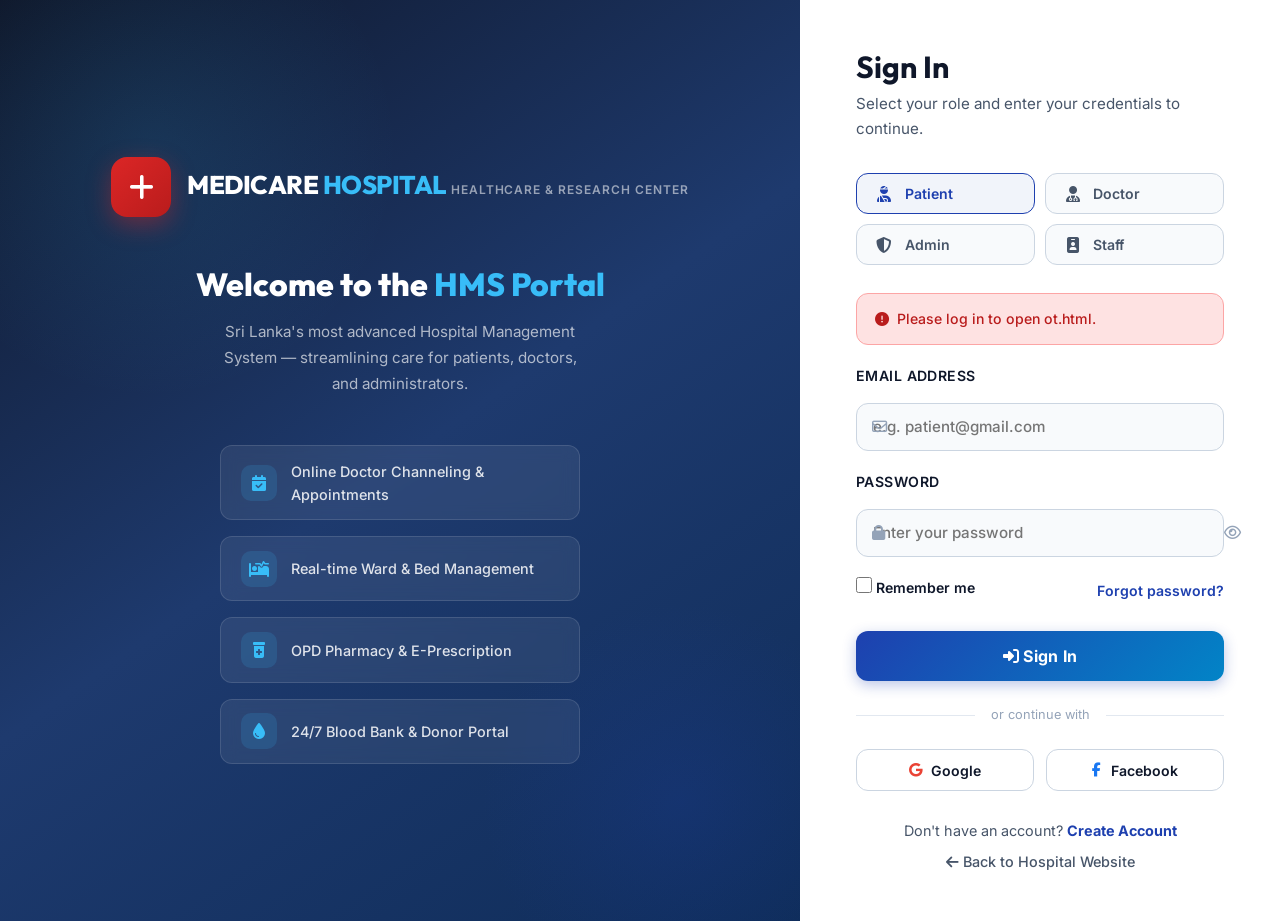
<file: ot.html>
<!DOCTYPE html>
<html lang="en">
<head>
  <!-- Basic Webpage Settings -->
  <meta charset="UTF-8">
  <meta name="viewport" content="width=device-width, initial-scale=1.0">
  <title>Operation Theatres — Medicare Hospital</title>
  <meta name="description" content="Medicare Hospital Operation Theatre Management — live OT suite status, today's surgery schedule, and elective booking.">

  <!-- External Stylesheets: FontAwesome Icons and Main CSS -->
  <link rel="stylesheet" href="https://cdnjs.cloudflare.com/ajax/libs/font-awesome/6.4.0/css/all.min.css">
  <link rel="stylesheet" href="css/style.css?v=20261004-2">

  <!-- Page Specific Styling (CSS) -->
  <style>
    /* CSS Comment: Styling for the top dark banner section */
    .page-hero { background: linear-gradient(135deg, #0f172a 0%, #78350f 50%, #d97706 100%); padding: 4rem 0 3rem; position: relative; overflow: hidden; }
    .page-hero::after { content:''; position:absolute; right:-100px; top:-100px; width:500px; height:500px; background:radial-gradient(circle,rgba(217,119,6,0.2) 0%,transparent 70%); }
    .page-hero-content { position: relative; z-index: 1; }
    .page-hero-tag { display:inline-block; background:rgba(253,230,138,0.15); color:#fde68a; padding:0.35rem 1rem; border-radius:var(--radius-full); font-size:0.8rem; font-weight:700; letter-spacing:0.08em; text-transform:uppercase; margin-bottom:1rem; border:1px solid rgba(253,230,138,0.3); }
    .page-hero h1 { color:#fff; font-size:2.4rem; margin-bottom:0.5rem; }
    .page-hero h1 span { color:#fde68a; }
    .page-hero p { color:rgba(255,255,255,0.7); font-size:1rem; max-width: 600px; }

    /* Stats */
    /* CSS Comment: Grid layout for the top 5 stat boxes */
    .ot-stats { display: grid; grid-template-columns: repeat(5, 1fr); gap: 1rem; padding: 1.75rem 0; }
    .ot-stat { background: var(--bg-surface); border-radius: var(--radius-lg); border: 1px solid var(--border-light); padding: 1.25rem; display: flex; align-items: center; gap: 1rem; box-shadow: var(--shadow-sm); transition: var(--transition); }
    .ot-stat:hover { transform: translateY(-2px); box-shadow: var(--shadow-md); }
    .ot-stat-icon { width: 46px; height: 46px; border-radius: var(--radius-md); display: flex; align-items: center; justify-content: center; font-size: 1.2rem; flex-shrink: 0; }
    .ot-stat-num { font-size: 1.5rem; font-weight: 800; color: var(--primary-navy); line-height: 1; }
    .ot-stat-label { font-size: 0.78rem; color: var(--text-muted); font-weight: 600; }

    /* OT Suite Cards */
    /* CSS Comment: Grid layout for individual Operation Theatre Cards */
    .ot-suites-grid { display: grid; grid-template-columns: repeat(2, 1fr); gap: 1.5rem; margin-bottom: 2.5rem; }

    .ot-suite-card {
      background: var(--bg-surface);
      border-radius: var(--radius-lg);
      border: 1px solid var(--border-light);
      overflow: hidden;
      box-shadow: var(--shadow-sm);
      transition: var(--transition);
    }

    .ot-suite-card:hover { transform: translateY(-3px); box-shadow: var(--shadow-md); }

    .ot-suite-header { padding: 1.25rem 1.5rem; display: flex; justify-content: space-between; align-items: center; }
    .ot-suite-name { font-size: 1.1rem; font-weight: 700; color: #fff; }
    .ot-suite-num { font-size: 0.8rem; color: rgba(255,255,255,0.7); margin-top: 0.2rem; }

    .ot-live-status {
      display: flex;
      align-items: center;
      gap: 0.4rem;
      padding: 0.35rem 0.85rem;
      border-radius: var(--radius-full);
      font-size: 0.78rem;
      font-weight: 700;
    }

    .ot-live-dot { width: 8px; height: 8px; border-radius: 50%; }

    .ot-status-active { background: rgba(220,38,38,0.2); color: #fca5a5; }
    .ot-status-active .ot-live-dot { background: #fca5a5; animation: blink 1s infinite; }

    .ot-status-available { background: rgba(16,185,129,0.2); color: #6ee7b7; }
    .ot-status-available .ot-live-dot { background: #6ee7b7; }

    .ot-status-maintenance { background: rgba(100,116,139,0.2); color: #cbd5e1; }
    .ot-status-maintenance .ot-live-dot { background: #94a3b8; }

    /* CSS Comment: Blinking animation effect for live surgeries */
    @keyframes blink { 0%,100%{opacity:1;} 50%{opacity:0.3;} }

    .ot-suite-body { padding: 1.25rem 1.5rem; }

    .ot-info-row { display: flex; gap: 2rem; margin-bottom: 1.1rem; }
    .ot-info-item { display: flex; flex-direction: column; gap: 0.2rem; }
    .ot-info-label { font-size: 0.72rem; color: var(--text-muted); font-weight: 600; text-transform: uppercase; letter-spacing: 0.04em; }
    .ot-info-value { font-size: 0.9rem; font-weight: 700; color: var(--primary-navy); }

    .ot-current-op {
      background: var(--bg-subtle);
      border-radius: var(--radius-md);
      padding: 1rem;
      margin-bottom: 1rem;
    }

    .ot-current-op-label { font-size: 0.72rem; color: var(--text-muted); font-weight: 700; text-transform: uppercase; margin-bottom: 0.4rem; }
    .ot-current-op-name { font-size: 0.9rem; font-weight: 700; color: var(--primary-navy); margin-bottom: 0.25rem; }
    .ot-current-op-surgeon { font-size: 0.82rem; color: var(--text-muted); }

    .ot-progress-bar { height: 6px; background: var(--border-light); border-radius: 99px; overflow: hidden; margin-top: 0.75rem; }
    .ot-progress-fill { height: 100%; border-radius: 99px; }

    .ot-progress-label { display: flex; justify-content: space-between; font-size: 0.78rem; color: var(--text-muted); margin-top: 0.3rem; }

    /* Today's Schedule Table */
    /* CSS Comment: Styling for Today's Surgery Schedule Table */
    .schedule-section { background: var(--bg-surface); border-radius: var(--radius-lg); border: 1px solid var(--border-light); box-shadow: var(--shadow-sm); overflow: hidden; margin-bottom: 2.5rem; }
    .schedule-header { padding: 1.25rem 1.5rem; border-bottom: 1px solid var(--border-light); display: flex; justify-content: space-between; align-items: center; }
    .schedule-header h2 { font-size: 1.1rem; color: var(--primary-navy); display: flex; align-items: center; gap: 0.6rem; }

    .schedule-table { width: 100%; border-collapse: collapse; }
    .schedule-table th { background: var(--bg-subtle); padding: 0.85rem 1.25rem; text-align: left; font-size: 0.78rem; font-weight: 700; color: var(--text-muted); text-transform: uppercase; letter-spacing: 0.04em; border-bottom: 1px solid var(--border-light); }
    .schedule-table td { padding: 1rem 1.25rem; border-bottom: 1px solid var(--border-light); font-size: 0.88rem; color: var(--text-dark); }
    .schedule-table tr:last-child td { border-bottom: none; }
    .schedule-table tr:hover td { background: var(--bg-subtle); }

    .sched-status { display: inline-flex; align-items: center; gap: 0.4rem; padding: 0.25rem 0.75rem; border-radius: var(--radius-full); font-size: 0.75rem; font-weight: 700; }
    .sched-in-progress { background: rgba(220,38,38,0.1); color: #dc2626; }
    .sched-completed { background: rgba(16,185,129,0.1); color: #059669; }
    .sched-scheduled { background: rgba(30,64,175,0.1); color: var(--primary-blue); }
    .sched-prep { background: rgba(245,158,11,0.1); color: #d97706; }

    /* Booking Form */
    /* CSS Comment: Elective Surgery Booking Form Styling */
    .ot-booking-section { background: var(--bg-surface); border-radius: var(--radius-lg); border: 1px solid var(--border-light); box-shadow: var(--shadow-sm); padding: 2rem; margin-bottom: 3rem; }
    .ot-booking-section h2 { font-size: 1.2rem; color: var(--primary-navy); margin-bottom: 0.4rem; display: flex; align-items: center; gap: 0.6rem; }
    .ot-booking-section p { color: var(--text-muted); font-size: 0.88rem; margin-bottom: 1.75rem; }
    .ot-booking-grid { display: grid; grid-template-columns: repeat(3, 1fr); gap: 1rem; }
    .ot-form-group { display: flex; flex-direction: column; gap: 0.4rem; }
    .ot-form-group label { font-size: 0.85rem; font-weight: 600; color: var(--primary-navy); }
    .ot-form-group input, .ot-form-group select, .ot-form-group textarea { padding: 0.8rem 1rem; border: 1.5px solid var(--border-medium); border-radius: var(--radius-md); background: var(--bg-main); font-size: 0.9rem; color: var(--text-dark); }
    .ot-form-group input:focus, .ot-form-group select:focus { outline: none; border-color: #d97706; }

    /* CSS Comment: Mobile Responsiveness adjustments */
    @media (max-width: 1024px) { .ot-stats { grid-template-columns: repeat(3, 1fr); } .ot-suites-grid { grid-template-columns: 1fr; } }
    @media (max-width: 768px) { .ot-stats { grid-template-columns: 1fr 1fr; } .ot-booking-grid { grid-template-columns: 1fr; } }
  </style>

  <!-- External Authentication Script -->
  <script src="js/auth.js?v=20261004-2"></script>
</head>
<body>

  <!-- Top Bar -->
  <!-- HTML Comment: Top Phone & Emergency Contact Bar -->
  <div class="top-bar">
    <div class="container top-bar-content">
      <div class="top-bar-info">
        <div class="top-bar-info-item"><i class="fa-solid fa-phone-flip"></i><span>Channeling: <strong>0115 777 888</strong></span></div>
        <div class="top-bar-info-item"><i class="fa-solid fa-truck-medical emergency-highlight"></i><span>Emergency: <strong class="emergency-highlight">0115 577 222</strong></span></div>
      </div>
    </div>
  </div>

  <!-- Header -->
  <!-- HTML Comment: Navigation Header with Logo and Page Links -->
  <header class="main-header">
    <div class="container navbar">
      <a href="index.html" class="brand-logo">
        <div class="logo-icon-wrap"><i class="fa-solid fa-plus"></i></div>
        <div class="brand-text">
          <span class="brand-name">MEDICARE <span>HOSPITAL</span></span>
          <span class="brand-tagline">Healthcare &amp; Research Center</span>
        </div>
      </a>
      <nav class="nav-menu" id="navMenu">
        <a href="index.html" class="nav-link">Home</a>
        <a href="departments.html" class="nav-link">Departments</a>
        <a href="doctors.html" class="nav-link">Find a Doctor</a>
        <a href="appointments.html" class="nav-link">Appointments</a>
        <a href="packages.html" class="nav-link">Packages</a>
      </nav>
      <div class="nav-cta">
        <a href="login.html" class="btn btn-primary"><i class="fa-solid fa-right-to-bracket"></i> Login</a>
        <button class="mobile-toggle" id="mobileToggle"><i class="fa-solid fa-bars"></i></button>
      </div>
    </div>
  </header>

  <!-- Hero -->
  <!-- HTML Comment: Hero Banner with Page Title -->
  <section class="page-hero">
    <div class="container page-hero-content">
      <div class="page-hero-tag"><i class="fa-solid fa-hospital-user"></i> Operation Theatres</div>
      <h1>OT Suite <span>Management</span></h1>
      <p>Live operation theatre status, surgical timelines, surgeon allocation, and elective booking — all in one place.</p>
    </div>
  </section>

  <!-- HTML Comment: Main Content Section Container -->
  <div class="container">
    <!-- Stats -->
    <!-- HTML Comment: 1. Top Summary Statistics Cards (5 Cards) -->
    <div class="ot-stats">
      <div class="ot-stat">
        <div class="ot-stat-icon" style="background:rgba(220,38,38,0.1);color:#dc2626;"><i class="fa-solid fa-hospital-user"></i></div>
        <div><div class="ot-stat-num">6</div><div class="ot-stat-label">Total OT Suites</div></div>
      </div>
      <div class="ot-stat">
        <div class="ot-stat-icon" style="background:rgba(217,119,6,0.1);color:#d97706;"><i class="fa-solid fa-person-shelter"></i></div>
        <div><div class="ot-stat-num">3</div><div class="ot-stat-label">Currently Active</div></div>
      </div>
      <div class="ot-stat">
        <div class="ot-stat-icon" style="background:rgba(16,185,129,0.1);color:#059669;"><i class="fa-solid fa-circle-check"></i></div>
        <div><div class="ot-stat-num">2</div><div class="ot-stat-label">Available Now</div></div>
      </div>
      <div class="ot-stat">
        <div class="ot-stat-icon" style="background:rgba(100,116,139,0.1);color:#64748b;"><i class="fa-solid fa-wrench"></i></div>
        <div><div class="ot-stat-num">1</div><div class="ot-stat-label">Maintenance</div></div>
      </div>
      <div class="ot-stat">
        <div class="ot-stat-icon" style="background:rgba(30,64,175,0.1);color:var(--primary-blue);"><i class="fa-solid fa-calendar-day"></i></div>
        <div><div class="ot-stat-num">14</div><div class="ot-stat-label">Surgeries Today</div></div>
      </div>
    </div>

    <!-- OT Suite Status Cards -->
    <!-- HTML Comment: 2. Operation Theatre Live Status Cards -->
    <h2 style="font-size:1.3rem;color:var(--primary-navy);margin-bottom:1.25rem;"><i class="fa-solid fa-circle-nodes" style="color:#d97706;"></i> OT Suite Status — Live</h2>

    <div class="ot-suites-grid">
      <!-- OT 1 -->
      <!-- OT Suite 01 Card -->
      <div class="ot-suite-card">
        <div class="ot-suite-header" style="background:linear-gradient(135deg,#dc2626,#b91c1c);">
          <div>
            <div class="ot-suite-name">General Surgery OT — Suite 01</div>
            <div class="ot-suite-num">Floor 2, Building A</div>
          </div>
          <div class="ot-live-status ot-status-active"><div class="ot-live-dot"></div> In Progress</div>
        </div>
        <div class="ot-suite-body">
          <div class="ot-info-row">
            <div class="ot-info-item"><div class="ot-info-label">Lead Surgeon</div><div class="ot-info-value">Dr. Nishantha Silva</div></div>
            <div class="ot-info-item"><div class="ot-info-label">Anaesthetist</div><div class="ot-info-value">Dr. K. Rathnayake</div></div>
          </div>
          <div class="ot-current-op">
            <div class="ot-current-op-label">Current Procedure</div>
            <div class="ot-current-op-name">Laparoscopic Appendectomy</div>
            <div class="ot-current-op-surgeon">Started: 10:30 AM — Est. completion: 12:30 PM</div>
            <div class="ot-progress-bar"><div class="ot-progress-fill" style="width:65%;background:linear-gradient(90deg,#d97706,#dc2626);"></div></div>
            <div class="ot-progress-label"><span>65% Complete</span><span>~45 min remaining</span></div>
          </div>
        </div>
      </div>

      <!-- OT 2 -->
      <!-- OT Suite 02 Card -->
      <div class="ot-suite-card">
        <div class="ot-suite-header" style="background:linear-gradient(135deg,#7c3aed,#5b21b6);">
          <div>
            <div class="ot-suite-name">Cardiac Surgery OT — Suite 02</div>
            <div class="ot-suite-num">Floor 3, Building A — Sterile Zone</div>
          </div>
          <div class="ot-live-status ot-status-active"><div class="ot-live-dot"></div> In Progress</div>
        </div>
        <div class="ot-suite-body">
          <div class="ot-info-row">
            <div class="ot-info-item"><div class="ot-info-label">Lead Surgeon</div><div class="ot-info-value">Dr. Anura Jayasinghe</div></div>
            <div class="ot-info-item"><div class="ot-info-label">Perfusionist</div><div class="ot-info-value">Mr. D. Wickrama</div></div>
          </div>
          <div class="ot-current-op">
            <div class="ot-current-op-label">Current Procedure</div>
            <div class="ot-current-op-name">Coronary Artery Bypass Graft (CABG)</div>
            <div class="ot-current-op-surgeon">Started: 08:00 AM — Est. completion: 02:00 PM</div>
            <div class="ot-progress-bar"><div class="ot-progress-fill" style="width:50%;background:linear-gradient(90deg,#7c3aed,#4c1d95);"></div></div>
            <div class="ot-progress-label"><span>50% Complete</span><span>~3 hrs remaining</span></div>
          </div>
        </div>
      </div>

      <!-- OT 3 -->
      <!-- OT Suite 03 Card -->
      <div class="ot-suite-card">
        <div class="ot-suite-header" style="background:linear-gradient(135deg,#059669,#047857);">
          <div>
            <div class="ot-suite-name">Neurosurgery OT — Suite 03</div>
            <div class="ot-suite-num">Floor 3, Building B — Neuro Block</div>
          </div>
          <div class="ot-live-status ot-status-available"><div class="ot-live-dot"></div> Available</div>
        </div>
        <div class="ot-suite-body">
          <div class="ot-info-row">
            <div class="ot-info-item"><div class="ot-info-label">Next Surgeon</div><div class="ot-info-value">Dr. Sanduni Perera</div></div>
            <div class="ot-info-item"><div class="ot-info-label">Next Procedure</div><div class="ot-info-value">2:00 PM Today</div></div>
          </div>
          <div class="ot-current-op" style="background:rgba(5,150,105,0.06);border:1px solid rgba(5,150,105,0.2);">
            <div class="ot-current-op-label" style="color:#059669;">Next Scheduled</div>
            <div class="ot-current-op-name">Brain Tumor Resection (Glioma)</div>
            <div class="ot-current-op-surgeon">Scheduled: 2:00 PM — Est. duration: 4 hours</div>
          </div>
        </div>
      </div>

      <!-- OT 4 -->
      <!-- OT Suite 04 Card -->
      <div class="ot-suite-card">
        <div class="ot-suite-header" style="background:linear-gradient(135deg,#0284c7,#0369a1);">
          <div>
            <div class="ot-suite-name">Orthopedic OT — Suite 04</div>
            <div class="ot-suite-num">Floor 2, Building B — Orthopedic Wing</div>
          </div>
          <div class="ot-live-status ot-status-active"><div class="ot-live-dot"></div> In Progress</div>
        </div>
        <div class="ot-suite-body">
          <div class="ot-info-row">
            <div class="ot-info-item"><div class="ot-info-label">Lead Surgeon</div><div class="ot-info-value">Dr. Nishantha Silva</div></div>
            <div class="ot-info-item"><div class="ot-info-label">Started</div><div class="ot-info-value">11:00 AM</div></div>
          </div>
          <div class="ot-current-op">
            <div class="ot-current-op-label">Current Procedure</div>
            <div class="ot-current-op-name">Total Knee Replacement (Left)</div>
            <div class="ot-current-op-surgeon">Started: 11:00 AM — Est. completion: 1:30 PM</div>
            <div class="ot-progress-bar"><div class="ot-progress-fill" style="width:40%;background:linear-gradient(90deg,#0284c7,#0f172a);"></div></div>
            <div class="ot-progress-label"><span>40% Complete</span><span>~1.5 hrs remaining</span></div>
          </div>
        </div>
      </div>
    </div>

    <!-- Today's Surgery Schedule -->
    <!-- HTML Comment: 3. Today's Surgery Schedule Table -->
    <div class="schedule-section">
      <div class="schedule-header">
        <h2><i class="fa-regular fa-calendar-days" style="color:#d97706;"></i> Today's Surgery Schedule — Sep 15, 2026</h2>
        <span style="font-size:0.82rem;color:var(--text-muted);">14 Surgeries Scheduled</span>
      </div>
      <div style="overflow-x:auto;">
        <table class="schedule-table">
          <thead>
            <tr>
              <th>Time</th>
              <th>OT Suite</th>
              <th>Procedure</th>
              <th>Surgeon</th>
              <th>Patient ID</th>
              <th>Duration</th>
              <th>Status</th>
            </tr>
          </thead>
          <tbody>
            <tr><td><strong>08:00 AM</strong></td><td>Suite 02 — Cardiac</td><td>CABG (Bypass Surgery)</td><td>Dr. Anura Jayasinghe</td><td>P-2026-1842</td><td>6 hrs</td><td><span class="sched-status sched-in-progress"><i class="fa-solid fa-circle" style="font-size:0.5rem;"></i> In Progress</span></td></tr>
            <tr><td><strong>09:00 AM</strong></td><td>Suite 01 — General</td><td>Cholecystectomy</td><td>Dr. P. Gunawardena</td><td>P-2026-1890</td><td>2 hrs</td><td><span class="sched-status sched-completed"><i class="fa-solid fa-check"></i> Completed</span></td></tr>
            <tr><td><strong>10:30 AM</strong></td><td>Suite 01 — General</td><td>Laparoscopic Appendectomy</td><td>Dr. Nishantha Silva</td><td>P-2026-1905</td><td>2 hrs</td><td><span class="sched-status sched-in-progress"><i class="fa-solid fa-circle" style="font-size:0.5rem;"></i> In Progress</span></td></tr>
            <tr><td><strong>11:00 AM</strong></td><td>Suite 04 — Orthopedic</td><td>Total Knee Replacement</td><td>Dr. Nishantha Silva</td><td>P-2026-1876</td><td>2.5 hrs</td><td><span class="sched-status sched-in-progress"><i class="fa-solid fa-circle" style="font-size:0.5rem;"></i> In Progress</span></td></tr>
            <tr><td><strong>01:30 PM</strong></td><td>Suite 01 — General</td><td>Hernia Repair (Inguinal)</td><td>Dr. R. Amaratunga</td><td>P-2026-1920</td><td>1.5 hrs</td><td><span class="sched-status sched-prep"><i class="fa-solid fa-clock"></i> Prep Phase</span></td></tr>
            <tr><td><strong>02:00 PM</strong></td><td>Suite 03 — Neuro</td><td>Brain Tumor Resection</td><td>Dr. Sanduni Perera</td><td>P-2026-1833</td><td>4 hrs</td><td><span class="sched-status sched-scheduled"><i class="fa-regular fa-calendar"></i> Scheduled</span></td></tr>
            <tr><td><strong>03:00 PM</strong></td><td>Suite 04 — Orthopedic</td><td>Hip Replacement (Right)</td><td>Dr. Nishantha Silva</td><td>P-2026-1941</td><td>3 hrs</td><td><span class="sched-status sched-scheduled"><i class="fa-regular fa-calendar"></i> Scheduled</span></td></tr>
            <tr><td><strong>04:00 PM</strong></td><td>Suite 01 — General</td><td>Colectomy (Partial)</td><td>Dr. P. Gunawardena</td><td>P-2026-1955</td><td>2.5 hrs</td><td><span class="sched-status sched-scheduled"><i class="fa-regular fa-calendar"></i> Scheduled</span></td></tr>
          </tbody>
        </table>
      </div>
    </div>

    <!-- Elective Booking Form -->
    <!-- HTML Comment: 4. Request Elective Surgery Booking Form -->
    <div class="ot-booking-section">
      <h2><i class="fa-solid fa-calendar-plus" style="color:#d97706;"></i> Request Elective Surgery Booking</h2>
      <p>Submit a request for elective (planned) surgery scheduling. Our OT coordinator will confirm within 24 hours.</p>

      <!-- Form triggering JavaScript function on submit -->
      <form onsubmit="submitOTBooking(event)">
        <div class="ot-booking-grid">
          <div class="ot-form-group">
            <label>Patient Name</label>
            <input type="text" placeholder="Full name" required>
          </div>
          <div class="ot-form-group">
            <label>Patient ID / NIC</label>
            <input type="text" placeholder="e.g. P-2026-XXXX or NIC" required>
          </div>
          <div class="ot-form-group">
            <label>Contact Number</label>
            <input type="tel" pattern="(?:0|\+94(?: |-)?)[0-9]{2}(?: |-)?[0-9]{3}(?: |-)?[0-9]{4}" title="Sri Lankan number, e.g. 0771234567 or +94 77 123 4567" placeholder="+94 7X XXX XXXX" required>
          </div>
          <div class="ot-form-group">
            <label>Type of Surgery</label>
            <select required>
              <option value="">-- Select Type --</option>
              <option>General Surgery</option>
              <option>Cardiac Surgery</option>
              <option>Neurosurgery</option>
              <option>Orthopedic Surgery</option>
              <option>Gynecological Surgery</option>
              <option>Urological Surgery</option>
              <option>Other (Specify)</option>
            </select>
          </div>
          <div class="ot-form-group">
            <label>Referring Doctor</label>
            <select required>
              <option value="">-- Select Doctor --</option>
              <option>Dr. Anura Jayasinghe — Cardiology</option>
              <option>Dr. Sanduni Perera — Neurology</option>
              <option>Dr. Nishantha Silva — Orthopedics</option>
              <option>Dr. Priyantha Gunawardena — Gastroenterology</option>
            </select>
          </div>
          <div class="ot-form-group">
            <label>Preferred Date</label>
            <input type="date" required>
          </div>
        </div>
        <div class="ot-form-group" style="margin-top:1rem;">
          <label>Procedure Description / Notes</label>
          <textarea rows="3" style="width:100%;padding:0.8rem 1rem;border:1.5px solid var(--border-medium);border-radius:var(--radius-md);background:var(--bg-main);font-size:0.9rem;resize:vertical;" placeholder="Briefly describe the planned procedure and any special requirements..."></textarea>
        </div>
        <button type="submit" class="btn btn-primary" style="margin-top:1.25rem;">
          <i class="fa-solid fa-calendar-check"></i> Submit Booking Request
        </button>
      </form>
    </div>
  </div>

  <!-- Footer -->
  <!-- HTML Comment: Footer Section -->
  <footer class="footer">
    <div class="container">
      <div class="footer-bottom">
        <div>&copy; 2026 Medicare Hospital Management System. All Rights Reserved.</div>
      </div>
    </div>
  </footer>

  <!-- JavaScript Code Section -->
  <script>
    // JS Comment: Function called when the surgery booking form is submitted
    function submitOTBooking(e) {

      // Prevents page reload
      e.preventDefault();

      // Generate a random tracking reference ID
      const ref = 'OT-REQ-' + Math.floor(Math.random() * 9000 + 1000);

      // Display alert message to the user
      alert(`✅ OT Booking Request Submitted!\nReference: ${ref}\nOur OT coordinator will contact you within 24 hours to confirm the schedule.`);
    }

    // JS Comment: Toggles the mobile navigation menu on button click
    document.getElementById('mobileToggle').addEventListener('click', () => document.getElementById('navMenu').classList.toggle('active'));
  </script>
</body>
</html>
</file>
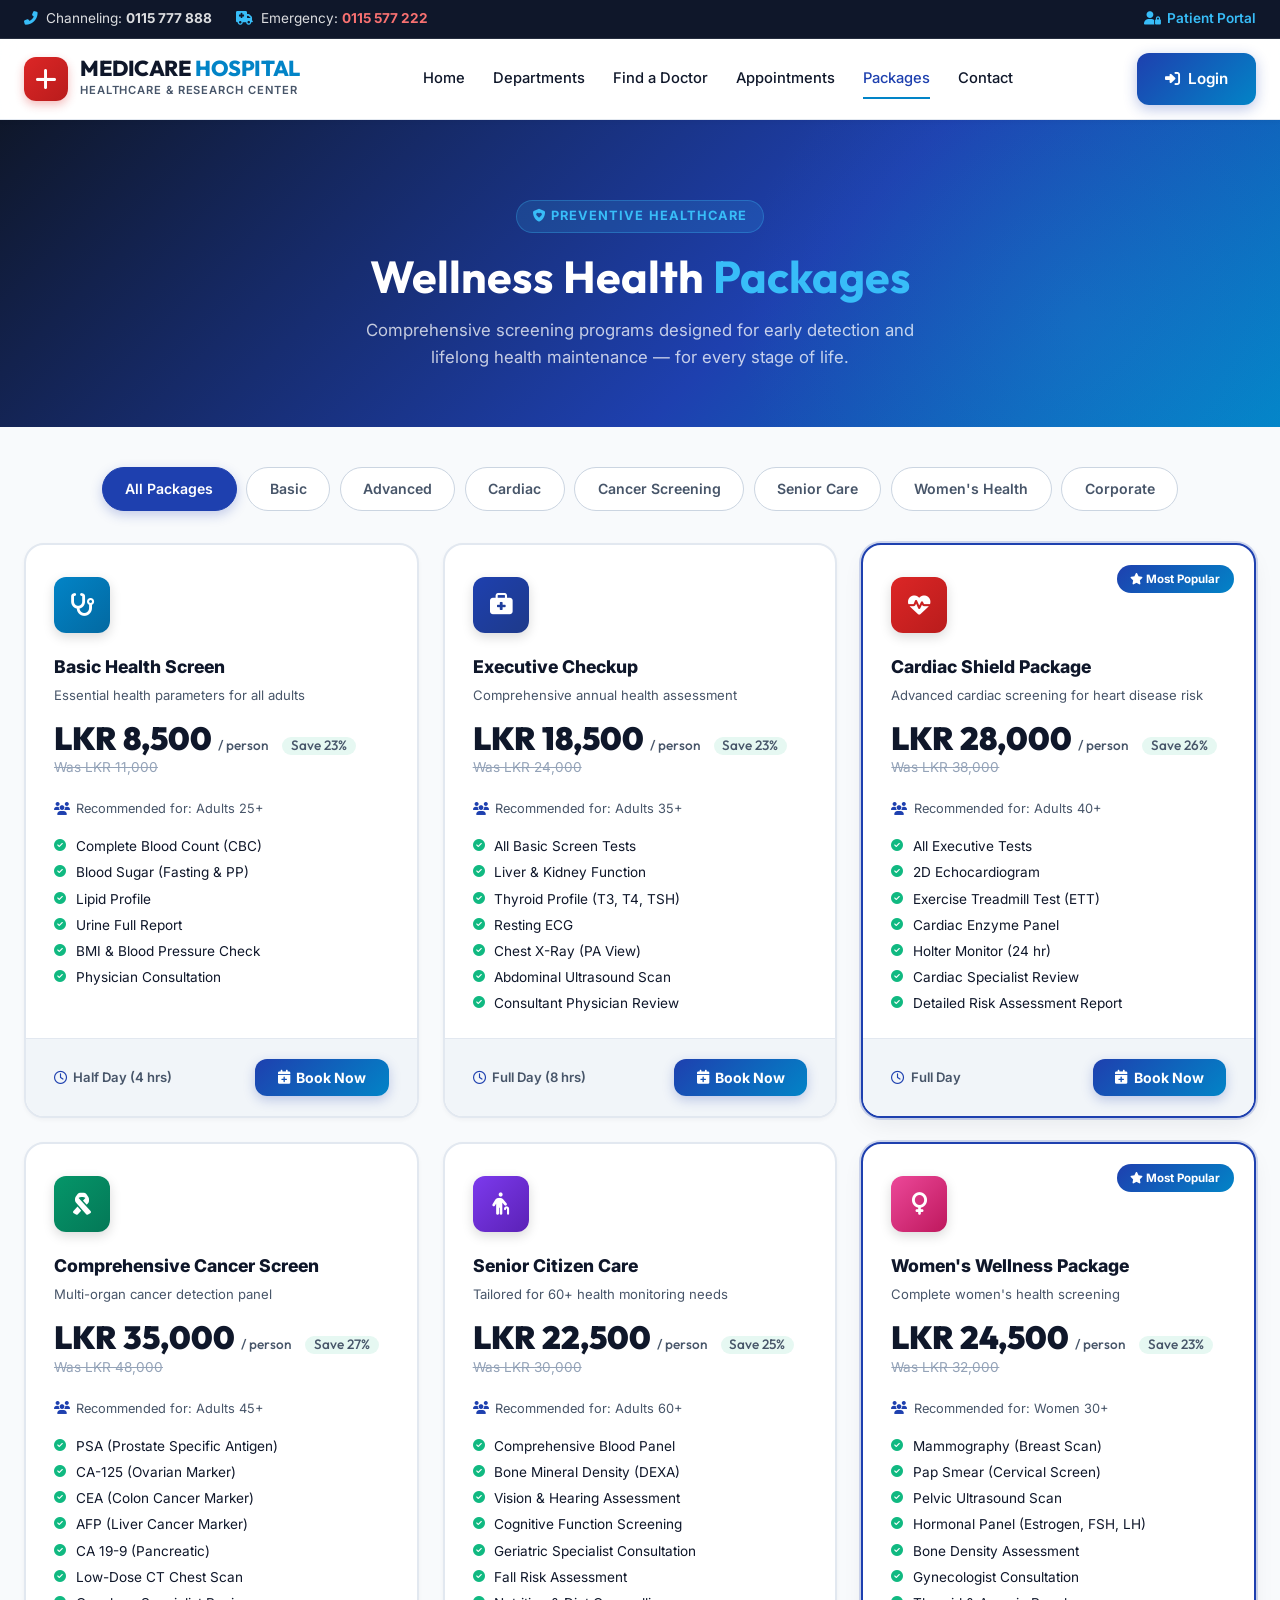
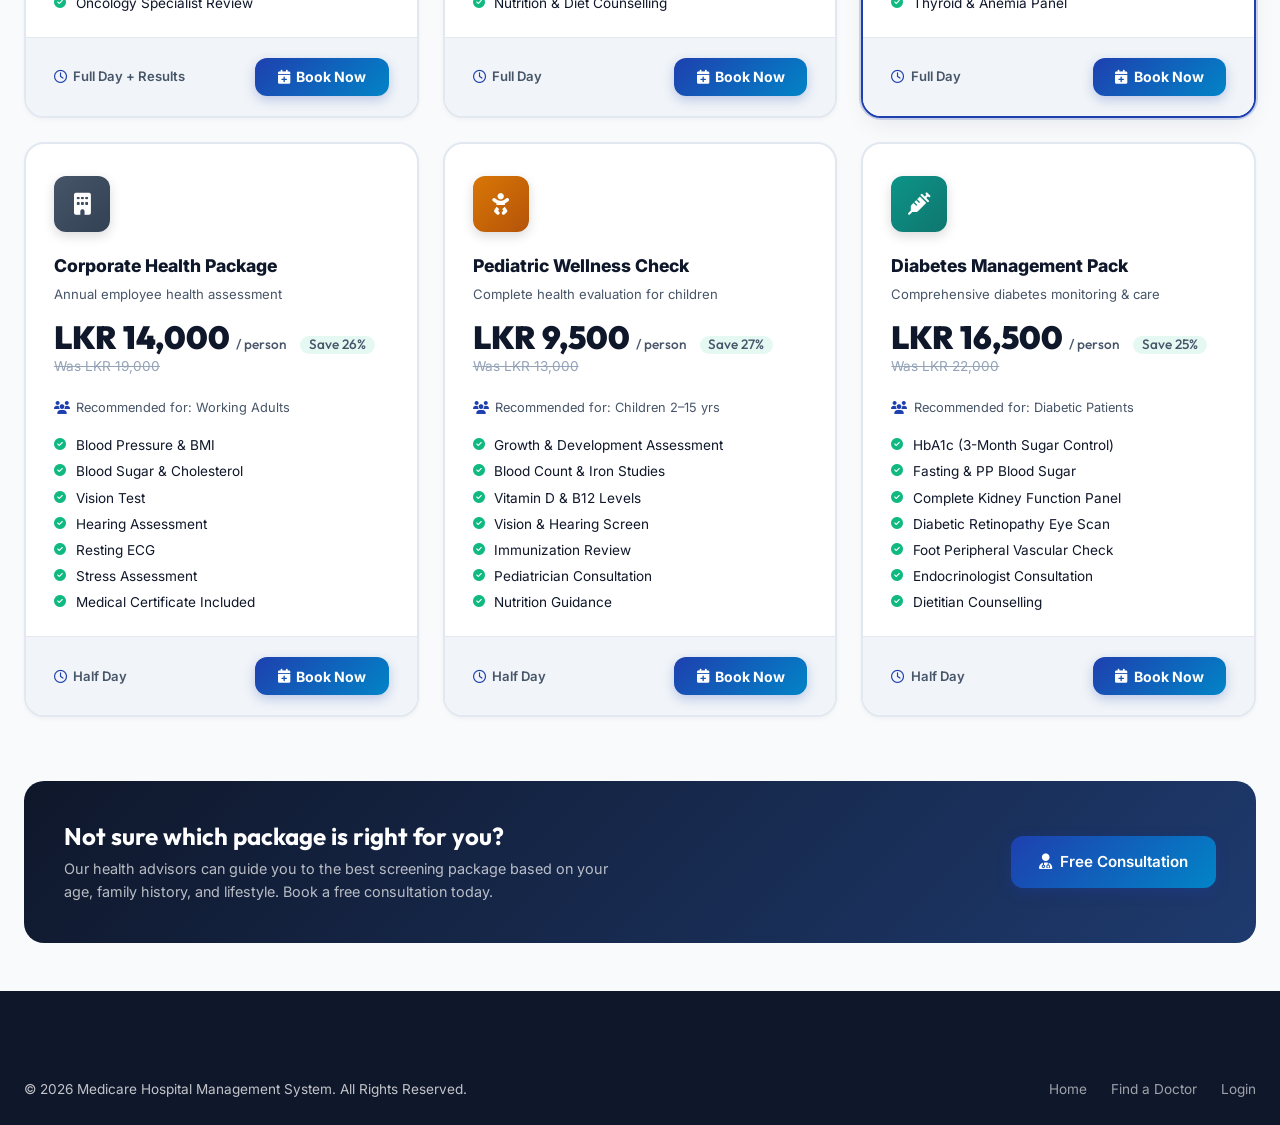
<file: packages.html>
<!DOCTYPE html>
<html lang="en">
<head>
  <meta charset="UTF-8">
  <meta name="viewport" content="width=device-width, initial-scale=1.0">
  <title>Health Packages — Medicare Hospital</title>
  <meta name="description" content="Medicare Hospital wellness health packages — executive checkups, cardiac shields, senior care, women's health, and more. Book online today.">
  <link rel="stylesheet" href="https://cdnjs.cloudflare.com/ajax/libs/font-awesome/6.4.0/css/all.min.css">
  <link rel="stylesheet" href="css/style.css?v=20261004-2">
  <style>
    .page-hero { background: linear-gradient(135deg, #0f172a 0%, #1e40af 60%, #0284c7 100%); padding: 5rem 0 3.5rem; position: relative; overflow: hidden; }
    .page-hero::after { content:''; position:absolute; right:-150px; top:-150px; width:700px; height:700px; background:radial-gradient(circle,rgba(56,189,248,0.1) 0%,transparent 70%); }
    .page-hero-content { position: relative; z-index: 1; text-align: center; }
    .page-hero-tag { display:inline-block; background:rgba(56,189,248,0.15); color:var(--bright-cyan); padding:0.35rem 1rem; border-radius:var(--radius-full); font-size:0.8rem; font-weight:700; letter-spacing:0.08em; text-transform:uppercase; margin-bottom:1rem; border:1px solid rgba(56,189,248,0.3); }
    .page-hero h1 { color:#fff; font-size:2.8rem; margin-bottom:0.75rem; }
    .page-hero h1 span { color:var(--bright-cyan); }
    .page-hero p { color:rgba(255,255,255,0.75); font-size:1.05rem; max-width:600px; margin:0 auto; }

    /* Filter Tabs */
    .pkg-filter-row { display: flex; justify-content: center; gap: 0.6rem; flex-wrap: wrap; padding: 2.5rem 0 2rem; }
    .pkg-tab { padding: 0.6rem 1.4rem; border-radius: var(--radius-full); border: 1.5px solid var(--border-medium); background: var(--bg-surface); cursor: pointer; font-size: 0.88rem; font-weight: 600; color: var(--text-muted); transition: var(--transition); }
    .pkg-tab.active { background: var(--primary-blue); border-color: var(--primary-blue); color: #fff; box-shadow: 0 4px 12px rgba(30,64,175,0.25); }
    .pkg-tab:hover:not(.active) { border-color: var(--primary-blue); color: var(--primary-blue); }

    /* Packages Grid */
    .packages-full-grid { display: grid; grid-template-columns: repeat(3, 1fr); gap: 1.5rem; padding-bottom: 4rem; }

    .pkg-card {
      background: var(--bg-surface);
      border-radius: var(--radius-lg);
      border: 2px solid var(--border-light);
      box-shadow: var(--shadow-sm);
      overflow: hidden;
      transition: var(--transition);
      position: relative;
      display: flex;
      flex-direction: column;
    }

    .pkg-card:hover { transform: translateY(-6px); box-shadow: var(--shadow-lg); border-color: rgba(30,64,175,0.2); }

    .pkg-card.featured { border-color: var(--primary-blue); box-shadow: 0 0 0 2px rgba(30,64,175,0.2), var(--shadow-md); }

    .pkg-popular-tag {
      position: absolute;
      top: 1.25rem;
      right: 1.25rem;
      background: linear-gradient(135deg, var(--primary-blue), var(--accent-cyan));
      color: #fff;
      padding: 0.3rem 0.85rem;
      border-radius: var(--radius-full);
      font-size: 0.72rem;
      font-weight: 700;
    }

    .pkg-card-top {
      padding: 2rem 1.75rem 1.5rem;
    }

    .pkg-icon { width: 56px; height: 56px; border-radius: var(--radius-md); display: flex; align-items: center; justify-content: center; font-size: 1.4rem; color: #fff; margin-bottom: 1.25rem; box-shadow: 0 4px 12px rgba(0,0,0,0.15); }

    .pkg-name { font-size: 1.1rem; font-weight: 800; color: var(--primary-navy); margin-bottom: 0.25rem; }

    .pkg-tagline { font-size: 0.82rem; color: var(--text-muted); margin-bottom: 1rem; }

    .pkg-price-block { margin-bottom: 1.25rem; }
    .pkg-price { font-size: 2rem; font-weight: 900; color: var(--primary-navy); font-family: var(--font-heading); line-height: 1; }
    .pkg-price span { font-size: 0.85rem; color: var(--text-muted); font-weight: 500; }
    .pkg-original-price { font-size: 0.85rem; color: var(--text-light); text-decoration: line-through; margin-top: 0.15rem; }
    .pkg-saving-badge { display: inline-block; background: rgba(16,185,129,0.1); color: #059669; font-size: 0.75rem; font-weight: 700; padding: 0.15rem 0.55rem; border-radius: var(--radius-full); margin-left: 0.5rem; }

    .pkg-target { font-size: 0.8rem; color: var(--text-muted); display: flex; align-items: center; gap: 0.4rem; margin-bottom: 1.1rem; }
    .pkg-target i { color: var(--primary-blue); }

    .pkg-features-list { display: flex; flex-direction: column; gap: 0.45rem; }
    .pkg-feature { display: flex; align-items: flex-start; gap: 0.6rem; font-size: 0.85rem; color: var(--text-dark); line-height: 1.4; }
    .pkg-feature i { color: var(--success-green); margin-top: 2px; font-size: 0.75rem; flex-shrink: 0; }

    .pkg-card-bottom {
      margin-top: auto;
      padding: 1.25rem 1.75rem;
      border-top: 1px solid var(--border-light);
      background: var(--bg-subtle);
      display: flex;
      justify-content: space-between;
      align-items: center;
      gap: 0.75rem;
      flex-wrap: wrap;
    }

    .pkg-duration {
      display: flex;
      align-items: center;
      gap: 0.4rem;
      font-size: 0.82rem;
      color: var(--text-muted);
      font-weight: 600;
    }

    .pkg-duration i { color: var(--primary-blue); }

    .btn-book-pkg {
      padding: 0.65rem 1.4rem;
      background: linear-gradient(135deg, var(--primary-blue), var(--accent-cyan));
      color: #fff;
      border: none;
      border-radius: var(--radius-md);
      font-weight: 700;
      font-size: 0.88rem;
      cursor: pointer;
      transition: var(--transition);
      box-shadow: 0 4px 12px rgba(30,64,175,0.25);
      display: flex;
      align-items: center;
      gap: 0.4rem;
    }

    .btn-book-pkg:hover { transform: translateY(-2px); box-shadow: 0 6px 18px rgba(30,64,175,0.4); }

    /* Comparison Banner */
    .comparison-cta {
      background: linear-gradient(135deg, var(--primary-navy), #1e3a6e);
      border-radius: var(--radius-lg);
      padding: 2.5rem;
      display: flex;
      justify-content: space-between;
      align-items: center;
      flex-wrap: wrap;
      gap: 1.5rem;
      margin-bottom: 3rem;
    }

    .comparison-cta h2 { color: #fff; font-size: 1.5rem; margin-bottom: 0.35rem; }
    .comparison-cta p { color: rgba(255,255,255,0.7); font-size: 0.9rem; max-width: 550px; }

    /* Booking Modal */
    .pkg-modal-overlay { position: fixed; inset: 0; background: rgba(15,23,42,0.6); z-index: 5000; display: flex; align-items: center; justify-content: center; opacity: 0; visibility: hidden; transition: var(--transition); }
    .pkg-modal-overlay.active { opacity: 1; visibility: visible; }
    .pkg-modal-box { background: var(--bg-surface); border-radius: var(--radius-lg); width: 100%; max-width: 500px; margin: 1rem; overflow: hidden; box-shadow: var(--shadow-lg); transform: translateY(20px); transition: var(--transition); }
    .pkg-modal-overlay.active .pkg-modal-box { transform: translateY(0); }
    .pkg-modal-header { background: linear-gradient(135deg, var(--primary-blue), var(--accent-cyan)); padding: 1.25rem 1.5rem; display: flex; justify-content: space-between; align-items: center; color: #fff; }
    .pkg-modal-header h3 { font-size: 1.05rem; }
    .pkg-modal-close { background: rgba(255,255,255,0.2); border: none; color: #fff; width: 32px; height: 32px; border-radius: 50%; cursor: pointer; font-size: 1rem; display: flex; align-items: center; justify-content: center; }
    .pkg-modal-close:hover { background: rgba(255,255,255,0.35); }
    .pkg-modal-body { padding: 1.75rem; }
    .selected-pkg-info { display: flex; align-items: center; gap: 1rem; padding: 1rem; background: var(--bg-subtle); border-radius: var(--radius-md); margin-bottom: 1.25rem; }
    .selected-pkg-icon { width: 48px; height: 48px; border-radius: 12px; display: flex; align-items: center; justify-content: center; font-size: 1.2rem; color: #fff; flex-shrink: 0; }
    .pkg-book-form .form-group { margin-bottom: 1rem; }
    .pkg-book-form label { display: block; font-size: 0.85rem; font-weight: 600; color: var(--primary-navy); margin-bottom: 0.4rem; }
    .pkg-book-form input, .pkg-book-form select { width: 100%; padding: 0.8rem 1rem; border: 1.5px solid var(--border-medium); border-radius: var(--radius-md); background: var(--bg-main); font-size: 0.9rem; color: var(--text-dark); }
    .pkg-book-form input:focus, .pkg-book-form select:focus { outline: none; border-color: var(--primary-blue); }

    @media (max-width: 1024px) { .packages-full-grid { grid-template-columns: repeat(2, 1fr); } }
    @media (max-width: 640px) { .packages-full-grid { grid-template-columns: 1fr; } }
  </style>
  <script src="js/auth.js?v=20261004-2"></script>
</head>
<body>

  <!-- Top Bar -->
  <div class="top-bar">
    <div class="container top-bar-content">
      <div class="top-bar-info">
        <div class="top-bar-info-item"><i class="fa-solid fa-phone-flip"></i><span>Channeling: <strong>0115 777 888</strong></span></div>
        <div class="top-bar-info-item"><i class="fa-solid fa-truck-medical emergency-highlight"></i><span>Emergency: <strong class="emergency-highlight">0115 577 222</strong></span></div>
      </div>
      <div class="top-bar-actions">
        <a href="login.html" class="portal-link"><i class="fa-solid fa-user-lock"></i> Patient Portal</a>
      </div>
    </div>
  </div>

  <!-- Header -->
  <header class="main-header">
    <div class="container navbar">
      <a href="index.html" class="brand-logo">
        <div class="logo-icon-wrap"><i class="fa-solid fa-plus"></i></div>
        <div class="brand-text">
          <span class="brand-name">MEDICARE <span>HOSPITAL</span></span>
          <span class="brand-tagline">Healthcare &amp; Research Center</span>
        </div>
      </a>
      <nav class="nav-menu" id="navMenu">
        <a href="index.html" class="nav-link">Home</a>
        <a href="departments.html" class="nav-link">Departments</a>
        <a href="doctors.html" class="nav-link">Find a Doctor</a>
        <a href="appointments.html" class="nav-link">Appointments</a>
        <a href="packages.html" class="nav-link active">Packages</a>
        <a href="index.html#contact" class="nav-link">Contact</a>
      </nav>
      <div class="nav-cta">
        <a href="login.html" class="btn btn-primary"><i class="fa-solid fa-right-to-bracket"></i> Login</a>
        <button class="mobile-toggle" id="mobileToggle"><i class="fa-solid fa-bars"></i></button>
      </div>
    </div>
  </header>

  <!-- Hero -->
  <section class="page-hero">
    <div class="container page-hero-content">
      <div class="page-hero-tag"><i class="fa-solid fa-shield-heart"></i> Preventive Healthcare</div>
      <h1>Wellness Health <span>Packages</span></h1>
      <p>Comprehensive screening programs designed for early detection and lifelong health maintenance — for every stage of life.</p>
    </div>
  </section>

  <div class="container">
    <!-- Filter Tabs -->
    <div class="pkg-filter-row">
      <div class="pkg-tab active" onclick="filterPkgs(this, 'all')">All Packages</div>
      <div class="pkg-tab" onclick="filterPkgs(this, 'basic')">Basic</div>
      <div class="pkg-tab" onclick="filterPkgs(this, 'advanced')">Advanced</div>
      <div class="pkg-tab" onclick="filterPkgs(this, 'cardiac')">Cardiac</div>
      <div class="pkg-tab" onclick="filterPkgs(this, 'cancer')">Cancer Screening</div>
      <div class="pkg-tab" onclick="filterPkgs(this, 'senior')">Senior Care</div>
      <div class="pkg-tab" onclick="filterPkgs(this, 'women')">Women's Health</div>
      <div class="pkg-tab" onclick="filterPkgs(this, 'corporate')">Corporate</div>
    </div>

    <!-- Packages Grid -->
    <div class="packages-full-grid" id="packagesGrid"></div>

    <!-- Comparison CTA -->
    <div class="comparison-cta">
      <div>
        <h2>Not sure which package is right for you?</h2>
        <p>Our health advisors can guide you to the best screening package based on your age, family history, and lifestyle. Book a free consultation today.</p>
      </div>
      <a href="appointments.html" class="btn btn-primary" style="white-space:nowrap;">
        <i class="fa-solid fa-user-doctor"></i> Free Consultation
      </a>
    </div>
  </div>

  <!-- Booking Modal -->
  <div class="pkg-modal-overlay" id="pkgModal">
    <div class="pkg-modal-box">
      <div class="pkg-modal-header">
        <h3><i class="fa-solid fa-calendar-plus"></i> Book Health Package</h3>
        <button class="pkg-modal-close" onclick="closePkgModal()"><i class="fa-solid fa-xmark"></i></button>
      </div>
      <div class="pkg-modal-body">
        <div class="selected-pkg-info" id="selectedPkgInfo"></div>
        <form class="pkg-book-form" onsubmit="submitPkgBooking(event)">
          <div class="form-group">
            <label>Patient Name</label>
            <input type="text" placeholder="Full name" required>
          </div>
          <div class="form-group">
            <label>Contact Number</label>
            <input type="tel" pattern="(?:0|\+94(?: |-)?)[0-9]{2}(?: |-)?[0-9]{3}(?: |-)?[0-9]{4}" title="Sri Lankan number, e.g. 0771234567 or +94 77 123 4567" placeholder="+94 7X XXX XXXX" required>
          </div>
          <div class="form-group">
            <label>Email Address</label>
            <input type="email" placeholder="your@email.com" required>
          </div>
          <div class="form-group">
            <label>Preferred Date</label>
            <input type="date" required>
          </div>
          <div class="form-group">
            <label>Preferred Time Slot</label>
            <select required>
              <option value="">-- Select Slot --</option>
              <option>7:00 AM – 10:00 AM (Fasting Required)</option>
              <option>10:00 AM – 1:00 PM</option>
              <option>2:00 PM – 5:00 PM</option>
            </select>
          </div>
          <button type="submit" class="btn btn-primary" style="width:100%;margin-top:0.5rem;">
            <i class="fa-solid fa-circle-check"></i> Confirm Booking
          </button>
        </form>
      </div>
    </div>
  </div>

  <!-- Footer -->
  <footer class="footer" id="contact">
    <div class="container">
      <div class="footer-bottom">
        <div>&copy; 2026 Medicare Hospital Management System. All Rights Reserved.</div>
        <div style="display:flex;gap:1.5rem;">
          <a href="index.html" style="color:rgba(255,255,255,0.6);">Home</a>
          <a href="doctors.html" style="color:rgba(255,255,255,0.6);">Find a Doctor</a>
          <a href="login.html" style="color:rgba(255,255,255,0.6);">Login</a>
        </div>
      </div>
    </div>
  </footer>

  <script>
    const packages = [
      { id:1, name:'Basic Health Screen', tagline:'Essential health parameters for all adults', category:'basic', icon:'fa-stethoscope', color:'linear-gradient(135deg,#0284c7,#0369a1)', price:8500, originalPrice:11000, saving:'23%', duration:'Half Day (4 hrs)', target:'Adults 25+', popular:false, features:['Complete Blood Count (CBC)','Blood Sugar (Fasting & PP)','Lipid Profile','Urine Full Report','BMI & Blood Pressure Check','Physician Consultation'] },
      { id:2, name:'Executive Checkup', tagline:'Comprehensive annual health assessment', category:'advanced', icon:'fa-briefcase-medical', color:'linear-gradient(135deg,#1e40af,#1e3a8a)', price:18500, originalPrice:24000, saving:'23%', duration:'Full Day (8 hrs)', target:'Adults 35+', popular:false, features:['All Basic Screen Tests','Liver & Kidney Function','Thyroid Profile (T3, T4, TSH)','Resting ECG','Chest X-Ray (PA View)','Abdominal Ultrasound Scan','Consultant Physician Review'] },
      { id:3, name:'Cardiac Shield Package', tagline:'Advanced cardiac screening for heart disease risk', category:'cardiac', icon:'fa-heart-pulse', color:'linear-gradient(135deg,#dc2626,#b91c1c)', price:28000, originalPrice:38000, saving:'26%', duration:'Full Day', target:'Adults 40+', popular:true, features:['All Executive Tests','2D Echocardiogram','Exercise Treadmill Test (ETT)','Cardiac Enzyme Panel','Holter Monitor (24 hr)','Cardiac Specialist Review','Detailed Risk Assessment Report'] },
      { id:4, name:'Comprehensive Cancer Screen', tagline:'Multi-organ cancer detection panel', category:'cancer', icon:'fa-ribbon', color:'linear-gradient(135deg,#059669,#047857)', price:35000, originalPrice:48000, saving:'27%', duration:'Full Day + Results', target:'Adults 45+', popular:false, features:['PSA (Prostate Specific Antigen)','CA-125 (Ovarian Marker)','CEA (Colon Cancer Marker)','AFP (Liver Cancer Marker)','CA 19-9 (Pancreatic)','Low-Dose CT Chest Scan','Oncology Specialist Review'] },
      { id:5, name:'Senior Citizen Care', tagline:'Tailored for 60+ health monitoring needs', category:'senior', icon:'fa-person-cane', color:'linear-gradient(135deg,#7c3aed,#5b21b6)', price:22500, originalPrice:30000, saving:'25%', duration:'Full Day', target:'Adults 60+', popular:false, features:['Comprehensive Blood Panel','Bone Mineral Density (DEXA)','Vision & Hearing Assessment','Cognitive Function Screening','Geriatric Specialist Consultation','Fall Risk Assessment','Nutrition & Diet Counselling'] },
      { id:6, name:"Women's Wellness Package", tagline:'Complete women\'s health screening', category:'women', icon:'fa-venus', color:'linear-gradient(135deg,#ec4899,#be185d)', price:24500, originalPrice:32000, saving:'23%', duration:'Full Day', target:'Women 30+', popular:true, features:['Mammography (Breast Scan)','Pap Smear (Cervical Screen)','Pelvic Ultrasound Scan','Hormonal Panel (Estrogen, FSH, LH)','Bone Density Assessment','Gynecologist Consultation','Thyroid & Anemia Panel'] },
      { id:7, name:'Corporate Health Package', tagline:'Annual employee health assessment', category:'corporate', icon:'fa-building', color:'linear-gradient(135deg,#475569,#334155)', price:14000, originalPrice:19000, saving:'26%', duration:'Half Day', target:'Working Adults', popular:false, features:['Blood Pressure & BMI','Blood Sugar & Cholesterol','Vision Test','Hearing Assessment','Resting ECG','Stress Assessment','Medical Certificate Included'] },
      { id:8, name:'Pediatric Wellness Check', tagline:'Complete health evaluation for children', category:'basic', icon:'fa-baby', color:'linear-gradient(135deg,#d97706,#b45309)', price:9500, originalPrice:13000, saving:'27%', duration:'Half Day', target:'Children 2–15 yrs', popular:false, features:['Growth & Development Assessment','Blood Count & Iron Studies','Vitamin D & B12 Levels','Vision & Hearing Screen','Immunization Review','Pediatrician Consultation','Nutrition Guidance'] },
      { id:9, name:'Diabetes Management Pack', tagline:'Comprehensive diabetes monitoring & care', category:'advanced', icon:'fa-syringe', color:'linear-gradient(135deg,#0d9488,#0f766e)', price:16500, originalPrice:22000, saving:'25%', duration:'Half Day', target:'Diabetic Patients', popular:false, features:['HbA1c (3-Month Sugar Control)','Fasting & PP Blood Sugar','Complete Kidney Function Panel','Diabetic Retinopathy Eye Scan','Foot Peripheral Vascular Check','Endocrinologist Consultation','Dietitian Counselling'] },
    ];

    let selectedPkg = null;

    function renderPackages(list) {
      const grid = document.getElementById('packagesGrid');
      if (!list.length) {
        grid.innerHTML = '<div style="grid-column:1/-1;text-align:center;padding:3rem;color:var(--text-muted);">No packages found.</div>';
        return;
      }
      grid.innerHTML = list.map(p => `
        <div class="pkg-card ${p.popular ? 'featured' : ''}">
          ${p.popular ? '<div class="pkg-popular-tag"><i class="fa-solid fa-star"></i> Most Popular</div>' : ''}
          <div class="pkg-card-top">
            <div class="pkg-icon" style="background:${p.color};"><i class="fa-solid ${p.icon}"></i></div>
            <div class="pkg-name">${p.name}</div>
            <div class="pkg-tagline">${p.tagline}</div>
            <div class="pkg-price-block">
              <div class="pkg-price">LKR ${p.price.toLocaleString()} <span>/ person</span>
                <span class="pkg-saving-badge">Save ${p.saving}</span>
              </div>
              <div class="pkg-original-price">Was LKR ${p.originalPrice.toLocaleString()}</div>
            </div>
            <div class="pkg-target"><i class="fa-solid fa-users"></i> Recommended for: ${p.target}</div>
            <div class="pkg-features-list">
              ${p.features.map(f => `<div class="pkg-feature"><i class="fa-solid fa-circle-check"></i> ${f}</div>`).join('')}
            </div>
          </div>
          <div class="pkg-card-bottom">
            <div class="pkg-duration"><i class="fa-regular fa-clock"></i> ${p.duration}</div>
            <button class="btn-book-pkg" onclick="openPkgModal(${p.id})">
              <i class="fa-solid fa-calendar-plus"></i> Book Now
            </button>
          </div>
        </div>
      `).join('');
    }

    function filterPkgs(el, cat) {
      document.querySelectorAll('.pkg-tab').forEach(t => t.classList.remove('active'));
      el.classList.add('active');
      const filtered = cat === 'all' ? packages : packages.filter(p => p.category === cat);
      renderPackages(filtered);
    }

    function openPkgModal(id) {
      selectedPkg = packages.find(p => p.id === id);
      if (!selectedPkg) return;
      document.getElementById('selectedPkgInfo').innerHTML = `
        <div class="selected-pkg-icon" style="background:${selectedPkg.color};"><i class="fa-solid ${selectedPkg.icon}"></i></div>
        <div>
          <div style="font-weight:700;color:var(--primary-navy);">${selectedPkg.name}</div>
          <div style="font-size:0.82rem;color:var(--text-muted);">${selectedPkg.tagline}</div>
          <div style="font-size:1rem;font-weight:800;color:var(--primary-blue);margin-top:0.25rem;">LKR ${selectedPkg.price.toLocaleString()}</div>
        </div>
      `;
      const today = new Date();
      document.querySelector('.pkg-book-form input[type="date"]').min = today.toISOString().split('T')[0];
      document.getElementById('pkgModal').classList.add('active');
    }

    function closePkgModal() { document.getElementById('pkgModal').classList.remove('active'); }

    document.getElementById('pkgModal').addEventListener('click', function(e) { if (e.target === this) closePkgModal(); });

    function submitPkgBooking(e) {
      e.preventDefault();
      closePkgModal();
      const ref = 'PKG-' + Math.floor(Math.random() * 90000 + 10000);
      alert(`✅ Health Package Booked!\n${selectedPkg.name}\nReference: ${ref}\n\nWe will send your appointment confirmation via SMS and Email.`);
    }

    document.getElementById('mobileToggle').addEventListener('click', () => document.getElementById('navMenu').classList.toggle('active'));

    renderPackages(packages);
  </script>
</body>
</html>
</file>
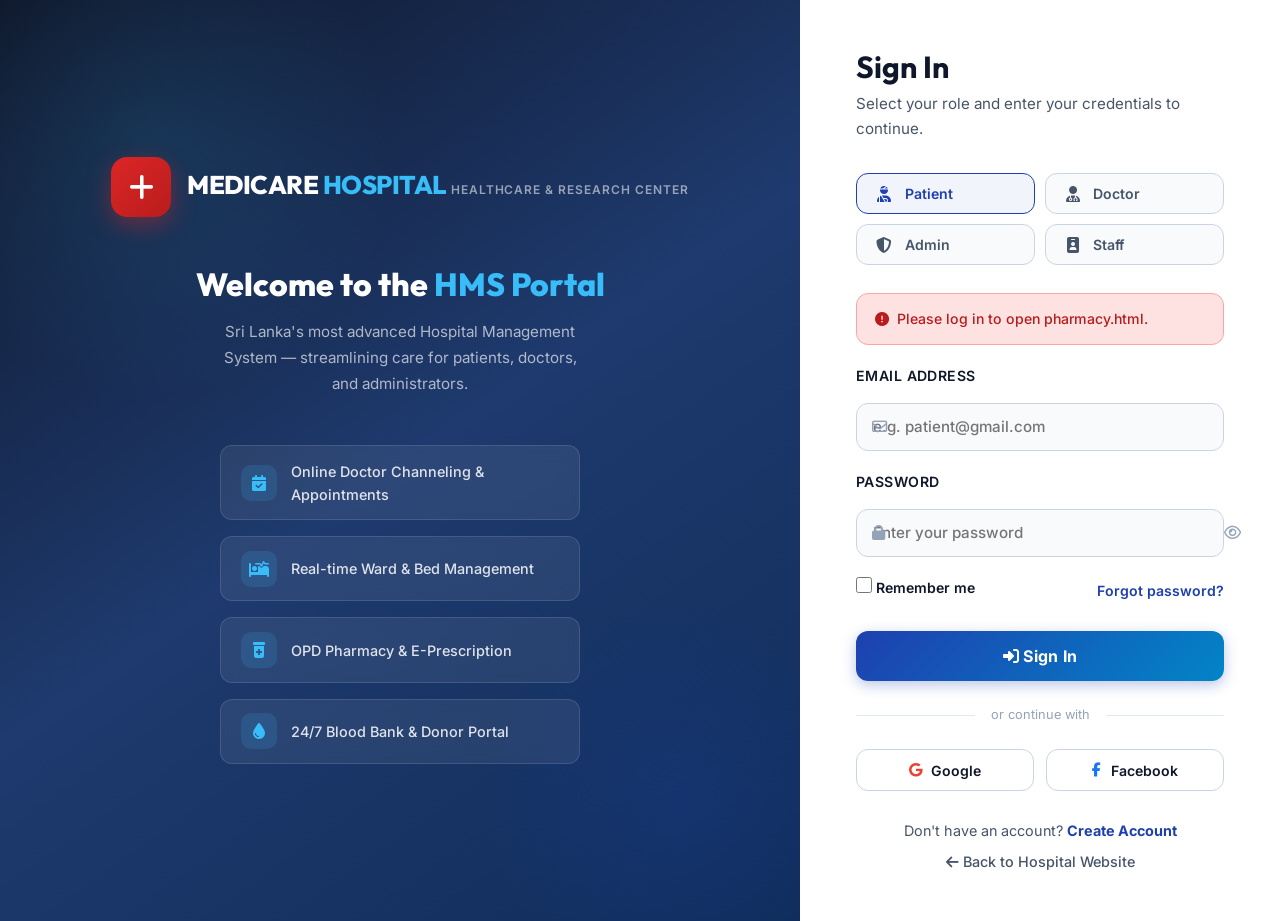
<file: pharmacy.html>
<!DOCTYPE html>
<html lang="en">
<head>
  <meta charset="UTF-8">
  <meta name="viewport" content="width=device-width, initial-scale=1.0">
  <title>Pharmacy — Medicare Hospital</title>
  <meta name="description" content="OPD Pharmacy at Medicare Hospital — search medicine stock, upload prescriptions, and check availability 24/7.">
  <link rel="stylesheet" href="https://cdnjs.cloudflare.com/ajax/libs/font-awesome/6.4.0/css/all.min.css">
  <link rel="stylesheet" href="css/style.css?v=20261004-2">
  <style>
    .page-hero { background: linear-gradient(135deg, #0f172a 0%, #047857 60%, #059669 100%); padding: 4rem 0 3rem; position: relative; overflow: hidden; }
    .page-hero::after { content:''; position:absolute; right:-100px; top:-100px; width:500px; height:500px; background:radial-gradient(circle,rgba(16,185,129,0.2) 0%,transparent 70%); }
    .page-hero-content { position: relative; z-index: 1; display: flex; justify-content: space-between; align-items: center; flex-wrap: wrap; gap: 1.5rem; }
    .page-hero-tag { display:inline-block; background:rgba(52,211,153,0.2); color:#6ee7b7; padding:0.35rem 1rem; border-radius:var(--radius-full); font-size:0.8rem; font-weight:700; letter-spacing:0.08em; text-transform:uppercase; margin-bottom:1rem; border:1px solid rgba(52,211,153,0.3); }
    .page-hero h1 { color:#fff; font-size:2.4rem; margin-bottom:0.5rem; }
    .page-hero h1 span { color:#6ee7b7; }
    .page-hero p { color:rgba(255,255,255,0.7); font-size:1rem; }

    /* Stats Row */
    .pharm-stats { display: grid; grid-template-columns: repeat(4, 1fr); gap: 1rem; padding: 1.75rem 0; }
    .pharm-stat { background: var(--bg-surface); border-radius: var(--radius-lg); border: 1px solid var(--border-light); padding: 1.25rem; display: flex; align-items: center; gap: 1rem; box-shadow: var(--shadow-sm); }
    .pharm-stat-icon { width: 46px; height: 46px; border-radius: var(--radius-md); display: flex; align-items: center; justify-content: center; font-size: 1.2rem; flex-shrink: 0; }
    .pharm-stat-num { font-size: 1.6rem; font-weight: 800; color: var(--primary-navy); line-height: 1; }
    .pharm-stat-label { font-size: 0.78rem; color: var(--text-muted); font-weight: 600; }

    /* Search & Filter Row */
    .pharm-search-row { display: flex; gap: 1rem; flex-wrap: wrap; margin-bottom: 1.5rem; }
    .pharm-search-wrap { flex: 1; min-width: 260px; position: relative; }
    .pharm-search-wrap i { position: absolute; left: 1rem; top: 50%; transform: translateY(-50%); color: var(--text-light); }
    .pharm-search-wrap input { width: 100%; padding: 0.85rem 1rem 0.85rem 2.75rem; border: 1.5px solid var(--border-medium); border-radius: var(--radius-md); background: var(--bg-surface); font-size: 0.95rem; color: var(--text-dark); }
    .pharm-search-wrap input:focus { outline: none; border-color: #059669; box-shadow: 0 0 0 3px rgba(5,150,105,0.1); }

    .category-chip-row { display: flex; gap: 0.5rem; flex-wrap: wrap; margin-bottom: 1.75rem; }
    .cat-chip { padding: 0.45rem 1rem; border-radius: var(--radius-full); font-size: 0.85rem; font-weight: 600; border: 1.5px solid var(--border-medium); background: var(--bg-surface); cursor: pointer; color: var(--text-muted); transition: var(--transition); }
    .cat-chip.active { background: #059669; border-color: #059669; color: #fff; }
    .cat-chip:hover:not(.active) { border-color: #059669; color: #059669; }

    /* Medicine Grid */
    .medicine-grid { display: grid; grid-template-columns: repeat(auto-fill, minmax(280px, 1fr)); gap: 1.25rem; margin-bottom: 2rem; }

    .med-card { background: var(--bg-surface); border-radius: var(--radius-lg); border: 1px solid var(--border-light); box-shadow: var(--shadow-sm); overflow: hidden; transition: var(--transition); }
    .med-card:hover { transform: translateY(-3px); box-shadow: var(--shadow-md); }

    .med-card-top { padding: 1.25rem; display: flex; gap: 1rem; align-items: flex-start; }
    .med-icon { width: 48px; height: 48px; border-radius: var(--radius-md); background: rgba(5,150,105,0.1); display: flex; align-items: center; justify-content: center; font-size: 1.25rem; color: #059669; flex-shrink: 0; }
    .med-name { font-size: 0.95rem; font-weight: 700; color: var(--primary-navy); margin-bottom: 0.2rem; }
    .med-generic { font-size: 0.78rem; color: var(--text-muted); margin-bottom: 0.3rem; }
    .med-category { font-size: 0.72rem; font-weight: 700; color: #059669; background: rgba(5,150,105,0.08); padding: 0.15rem 0.5rem; border-radius: var(--radius-full); display: inline-block; }

    .med-card-divider { height: 1px; background: var(--border-light); }

    .med-card-bottom { padding: 0.85rem 1.25rem; display: flex; justify-content: space-between; align-items: center; }
    .med-stock-info { display: flex; align-items: center; gap: 0.6rem; }
    .stock-badge { padding: 0.2rem 0.65rem; border-radius: var(--radius-full); font-size: 0.75rem; font-weight: 700; }
    .stock-in { background: rgba(16,185,129,0.1); color: #059669; }
    .stock-low { background: rgba(245,158,11,0.1); color: #d97706; }
    .stock-out { background: rgba(220,38,38,0.1); color: #dc2626; }
    .med-units { font-size: 0.8rem; color: var(--text-muted); }

    .med-price { font-size: 1rem; font-weight: 800; color: var(--primary-navy); }
    .med-price span { font-size: 0.75rem; color: var(--text-muted); font-weight: 500; }

    .med-expiry { font-size: 0.75rem; color: var(--text-muted); display: flex; align-items: center; gap: 0.3rem; padding: 0.5rem 1.25rem; background: var(--bg-subtle); }

    /* Prescription Upload Section */
    .prescription-section { background: var(--bg-surface); border-radius: var(--radius-lg); border: 1px solid var(--border-light); box-shadow: var(--shadow-sm); padding: 2rem; margin-bottom: 3rem; }
    .prescription-section h2 { font-size: 1.25rem; color: var(--primary-navy); margin-bottom: 0.35rem; display: flex; align-items: center; gap: 0.6rem; }
    .prescription-section p { color: var(--text-muted); font-size: 0.9rem; margin-bottom: 1.75rem; }

    .upload-area { border: 2px dashed #059669; border-radius: var(--radius-lg); padding: 3rem 2rem; text-align: center; cursor: pointer; transition: var(--transition); background: rgba(5,150,105,0.03); }
    .upload-area:hover { background: rgba(5,150,105,0.07); border-color: #047857; }
    .upload-area i { font-size: 3rem; color: #059669; margin-bottom: 1rem; display: block; }
    .upload-area h3 { color: var(--primary-navy); margin-bottom: 0.35rem; }
    .upload-area p { color: var(--text-muted); font-size: 0.85rem; }
    .upload-area input { display: none; }

    .pharm-form-row { display: grid; grid-template-columns: 1fr 1fr; gap: 1rem; margin-top: 1.5rem; }
    .pharm-form-group { display: flex; flex-direction: column; gap: 0.4rem; }
    .pharm-form-group label { font-size: 0.85rem; font-weight: 600; color: var(--primary-navy); }
    .pharm-form-group input, .pharm-form-group select { padding: 0.8rem 1rem; border: 1.5px solid var(--border-medium); border-radius: var(--radius-md); background: var(--bg-main); font-size: 0.9rem; color: var(--text-dark); }
    .pharm-form-group input:focus, .pharm-form-group select:focus { outline: none; border-color: #059669; }
    .pharm-form-group input:disabled { opacity: 0.7; }
    /* Tables scroll sideways inside their box on small screens instead of widening the page */
    .table-scroll { width: 100%; overflow-x: auto; -webkit-overflow-scrolling: touch; border-radius: var(--radius-lg); }
    .table-scroll table { min-width: 640px; }
    .pharm-tab-content th, .pharm-tab-content td { padding: 0.75rem 0.75rem; vertical-align: middle; }
    /* Form fields must be allowed to shrink, otherwise two-column rows overflow the pop-up */
    .pharm-form-group { min-width: 0; }
    .pharm-form-group input, .pharm-form-group select { width: 100%; min-width: 0; box-sizing: border-box; }
    .appt-modal-box { max-height: calc(100vh - 2rem); overflow-y: auto; }
    @media (max-width: 600px) {
      .appt-modal-body form div[style*="grid-template-columns"] { grid-template-columns: 1fr !important; }
    }

    @media (max-width: 768px) {
      .pharm-stats { grid-template-columns: 1fr 1fr; }
      .pharm-form-row { grid-template-columns: 1fr; }
    }
  </style>
  <script src="js/auth.js?v=20261004-2"></script>
</head>
<body>

  <!-- Top Bar -->
  <div class="top-bar">
    <div class="container top-bar-content">
      <div class="top-bar-info">
        <div class="top-bar-info-item"><i class="fa-solid fa-phone-flip"></i><span>Channeling: <strong>0115 777 888</strong></span></div>
        <div class="top-bar-info-item"><i class="fa-solid fa-truck-medical emergency-highlight"></i><span>Emergency: <strong class="emergency-highlight">0115 577 222</strong></span></div>
      </div>
    </div>
  </div>

  <!-- Header -->
  <header class="main-header">
    <div class="container navbar">
      <a href="index.html" class="brand-logo">
        <div class="logo-icon-wrap"><i class="fa-solid fa-plus"></i></div>
        <div class="brand-text">
          <span class="brand-name">MEDICARE <span>HOSPITAL</span></span>
          <span class="brand-tagline">Healthcare &amp; Research Center</span>
        </div>
      </a>
      <nav class="nav-menu" id="navMenu">
        <a href="index.html" class="nav-link">Home</a>
        <a href="departments.html" class="nav-link">Departments</a>
        <a href="doctors.html" class="nav-link">Find a Doctor</a>
        <a href="appointments.html" class="nav-link">Appointments</a>
        <a href="packages.html" class="nav-link">Packages</a>
      </nav>
      <div class="nav-cta">
        <a href="login.html" class="btn btn-primary"><i class="fa-solid fa-right-to-bracket"></i> Login</a>
        <button class="mobile-toggle" id="mobileToggle"><i class="fa-solid fa-bars"></i></button>
      </div>
    </div>
  </header>

  <!-- Hero -->
  <section class="page-hero">
    <div class="container page-hero-content">
      <div>
        <div class="page-hero-tag"><i class="fa-solid fa-prescription-bottle-medical"></i> OPD Pharmacy</div>
        <h1>Pharmacy <span>Management</span></h1>
        <p>Search medicine stock, upload prescriptions, and request home delivery — available 24/7.</p>
      </div>
      <div style="background:rgba(255,255,255,0.1);border:1px solid rgba(255,255,255,0.2);border-radius:var(--radius-lg);padding:1.25rem 1.75rem;text-align:center;backdrop-filter:blur(8px);">
        <div style="font-size:0.8rem;color:rgba(255,255,255,0.7);text-transform:uppercase;letter-spacing:0.06em;">Pharmacy Hours</div>
        <div style="font-size:1.5rem;font-weight:800;color:#fff;">24 / 7</div>
        <div style="font-size:0.85rem;color:rgba(255,255,255,0.7);">Including Public Holidays</div>
      </div>
    </div>
  </section>

  <div class="container">
    <!-- Module Tabs Navigation -->
    <div style="display:flex; gap:0.5rem; flex-wrap:wrap; margin: 1.5rem 0; border-bottom: 2px solid var(--border-light); padding-bottom: 0.5rem;">
      <button class="btn btn-secondary tab-m-btn active" onclick="showPharmTab(this, 'tabDashboard')"><i class="fa-solid fa-chart-line"></i> Dashboard</button>
      <button class="btn btn-secondary tab-m-btn" onclick="showPharmTab(this, 'tabMedicines')"><i class="fa-solid fa-pills"></i> Medicines</button>
      <button class="btn btn-secondary tab-m-btn" onclick="showPharmTab(this, 'tabCategories')"><i class="fa-solid fa-layer-group"></i> Categories</button>
      <button class="btn btn-secondary tab-m-btn" onclick="showPharmTab(this, 'tabSuppliers')"><i class="fa-solid fa-truck-field"></i> Suppliers</button>
      <button class="btn btn-secondary tab-m-btn" onclick="showPharmTab(this, 'tabStock')"><i class="fa-solid fa-boxes-stacked"></i> Stock & Batches</button>
      <button class="btn btn-secondary tab-m-btn" onclick="showPharmTab(this, 'tabPrescriptions')"><i class="fa-solid fa-file-prescription"></i> Prescriptions</button>
      <button class="btn btn-secondary tab-m-btn" onclick="showPharmTab(this, 'tabDispensing')"><i class="fa-solid fa-prescription-bottle-medical"></i> Dispensing</button>
    </div>

    <!-- ===== TAB 1: DASHBOARD ===== -->
    <div id="tabDashboard" class="pharm-tab-content active">
      <!-- Stats -->
      <div class="pharm-stats">
        <div class="pharm-stat">
          <div class="pharm-stat-icon" style="background:rgba(5,150,105,0.1);color:#059669;"><i class="fa-solid fa-pills"></i></div>
          <div><div class="pharm-stat-num" id="statMedicines">0</div><div class="pharm-stat-label">Active Medicines</div></div>
        </div>
        <div class="pharm-stat">
          <div class="pharm-stat-icon" style="background:rgba(245,158,11,0.1);color:#d97706;"><i class="fa-solid fa-triangle-exclamation"></i></div>
          <div><div class="pharm-stat-num" id="statLowStock">0</div><div class="pharm-stat-label">Low Stock Alerts</div></div>
        </div>
        <div class="pharm-stat">
          <div class="pharm-stat-icon" style="background:rgba(30,64,175,0.1);color:var(--primary-blue);"><i class="fa-solid fa-file-prescription"></i></div>
          <div><div class="pharm-stat-num" id="statPendingRx">0</div><div class="pharm-stat-label">Pending Prescriptions</div></div>
        </div>
        <div class="pharm-stat">
          <div class="pharm-stat-icon" style="background:rgba(220,38,38,0.1);color:#dc2626;"><i class="fa-solid fa-calendar-xmark"></i></div>
          <div><div class="pharm-stat-num" id="statExpired">0</div><div class="pharm-stat-label">Expired Batches</div></div>
        </div>
      </div>

      <!-- Quick Action Buttons -->
      <div style="display:flex; gap:1rem; flex-wrap:wrap; margin-bottom: 2rem;">
        <button class="btn btn-primary" onclick="openAddMedModal()" data-roles="staff admin"><i class="fa-solid fa-plus"></i> Add New Medicine</button>
        <button class="btn btn-secondary" onclick="openAddStockModal()" data-roles="staff admin"><i class="fa-solid fa-box-archive"></i> Add Stock / Batch</button>
        <button class="btn btn-secondary" onclick="showPharmTabBySelector('tabPrescriptions')" data-roles="staff admin"><i class="fa-solid fa-hand-holding-medical"></i> Dispense Prescription</button>
      </div>

      <!-- Live Catalog Grid -->
      <h3 style="margin-bottom: 1rem; color:var(--primary-navy);"><i class="fa-solid fa-prescription-bottle"></i> Live Medicine Catalog</h3>
      <div class="medicine-grid" id="medicineGrid"></div>
    </div>

    <!-- ===== TAB 2: MEDICINES MANAGEMENT ===== -->
    <div id="tabMedicines" class="pharm-tab-content" style="display:none;">
      <div style="display:flex; justify-content:space-between; align-items:center; margin-bottom:1.5rem; flex-wrap:wrap; gap:1rem;">
        <h2>Medicine Management (CRUD)</h2>
        <button class="btn btn-primary" onclick="openAddMedModal()" data-roles="staff admin"><i class="fa-solid fa-plus"></i> Add Medicine</button>
      </div>
      <div class="table-scroll"><table style="width:100%; border-collapse:collapse; background:var(--bg-surface); border-radius:var(--radius-lg); overflow:hidden; border:1px solid var(--border-light);">
        <thead style="background:var(--primary-navy); color:#fff; text-align:left;">
          <tr>
            <th style="padding:0.85rem 1rem;">ID</th>
            <th>Medicine Name</th>
            <th>Generic Name</th>
            <th>Dosage / Strength</th>
            <th>Price (LKR)</th>
            <th>Status</th>
            <th>Actions</th>
          </tr>
        </thead>
        <tbody id="medsTableBody"></tbody>
      </table></div>
    </div>

    <!-- ===== TAB 3: CATEGORIES MANAGEMENT ===== -->
    <div id="tabCategories" class="pharm-tab-content" style="display:none;">
      <div style="display:flex; justify-content:space-between; align-items:center; margin-bottom:1.5rem;">
        <h2>Category Management</h2>
        <button class="btn btn-primary" onclick="openAddCategoryModal()" data-roles="staff admin"><i class="fa-solid fa-plus"></i> Add Category</button>
      </div>
      <div class="table-scroll"><table style="width:100%; border-collapse:collapse; background:var(--bg-surface); border-radius:var(--radius-lg); overflow:hidden; border:1px solid var(--border-light);">
        <thead style="background:var(--primary-navy); color:#fff; text-align:left;">
          <tr>
            <th style="padding:0.85rem 1rem;">ID</th>
            <th>Category Name</th>
            <th>Description</th>
            <th>Status</th>
            <th>Actions</th>
          </tr>
        </thead>
        <tbody id="categoryTableBody"></tbody>
      </table></div>
    </div>

    <!-- ===== TAB 4: SUPPLIERS MANAGEMENT ===== -->
    <div id="tabSuppliers" class="pharm-tab-content" style="display:none;">
      <div style="display:flex; justify-content:space-between; align-items:center; margin-bottom:1.5rem;">
        <h2>Supplier Management</h2>
        <button class="btn btn-primary" onclick="openAddSupplierModal()" data-roles="staff admin"><i class="fa-solid fa-plus"></i> Add Supplier</button>
      </div>
      <div class="table-scroll"><table style="width:100%; border-collapse:collapse; background:var(--bg-surface); border-radius:var(--radius-lg); overflow:hidden; border:1px solid var(--border-light);">
        <thead style="background:var(--primary-navy); color:#fff; text-align:left;">
          <tr>
            <th style="padding:0.85rem 1rem;">ID</th>
            <th>Supplier Name</th>
            <th>Contact Person</th>
            <th>Phone</th>
            <th>Email</th>
            <th>Status</th>
            <th>Actions</th>
          </tr>
        </thead>
        <tbody id="supplierTableBody"></tbody>
      </table></div>
    </div>

    <!-- ===== TAB 5: STOCK & BATCHES ===== -->
    <div id="tabStock" class="pharm-tab-content" style="display:none;">
      <div style="display:flex; justify-content:space-between; align-items:center; margin-bottom:1.5rem;">
        <h2>Batch Stock Management</h2>
        <button class="btn btn-primary" onclick="openAddStockModal()" data-roles="staff admin"><i class="fa-solid fa-box-archive"></i> Add Stock Batch</button>
      </div>
      <div class="table-scroll"><table style="width:100%; border-collapse:collapse; background:var(--bg-surface); border-radius:var(--radius-lg); overflow:hidden; border:1px solid var(--border-light);">
        <thead style="background:var(--primary-navy); color:#fff; text-align:left;">
          <tr>
            <th style="padding:0.85rem 1rem;">Stock ID</th>
            <th>Batch No</th>
            <th>Medicine</th>
            <th>Qty</th>
            <th>Expiry Date</th>
            <th>Status</th>
            <th>Actions</th>
          </tr>
        </thead>
        <tbody id="stockTableBody"></tbody>
      </table></div>
    </div>

    <!-- ===== TAB 6: PRESCRIPTIONS ===== -->
    <div id="tabPrescriptions" class="pharm-tab-content" style="display:none;">
      <div style="display:flex; justify-content:space-between; align-items:center; margin-bottom:1.5rem;">
        <h2>Doctor Prescriptions</h2>
        <button class="btn btn-primary" onclick="openRxModal(null)"><i class="fa-solid fa-plus"></i> New Prescription</button>
      </div>
      <div class="table-scroll"><table style="width:100%; border-collapse:collapse; background:var(--bg-surface); border-radius:var(--radius-lg); overflow:hidden; border:1px solid var(--border-light);">
        <thead style="background:var(--primary-navy); color:#fff; text-align:left;">
          <tr>
            <th style="padding:0.85rem 1rem;">Rx ID</th>
            <th>Patient Name</th>
            <th>Doctor Name</th>
            <th>Diagnosis / Medicines</th>
            <th>Status</th>
            <th>Actions</th>
          </tr>
        </thead>
        <tbody id="prescriptionTableBody"></tbody>
      </table></div>
    </div>

    <!-- ===== TAB 7: DISPENSING HISTORY ===== -->
    <div id="tabDispensing" class="pharm-tab-content" style="display:none;">
      <h2>Medicine Dispensing Log</h2>
      <div class="table-scroll" style="margin-top:1.5rem;"><table style="width:100%; border-collapse:collapse; background:var(--bg-surface); border-radius:var(--radius-lg); overflow:hidden; border:1px solid var(--border-light);">
        <thead style="background:var(--primary-navy); color:#fff; text-align:left;">
          <tr>
            <th style="padding:0.85rem 1rem;">Dispensing ID</th>
            <th>Rx ID</th>
            <th>Patient Name</th>
            <th>Pharmacist</th>
            <th>Total Amount (LKR)</th>
            <th>Status</th>
          </tr>
        </thead>
        <tbody id="dispensingTableBody"></tbody>
      </table></div>
    </div>
  </div>

  <!-- Footer -->
  <footer class="footer">
    <div class="container">
      <div class="footer-bottom">
        <div>&copy; 2026 Medicare Hospital Management System. All Rights Reserved.</div>
      </div>
    </div>
  </footer>

  <!-- Modals for CRUD operations -->

  <!-- Add / Edit Medicine -->
  <div class="appt-modal-overlay" id="addMedModal">
    <div class="appt-modal-box" style="max-width:560px;">
      <div class="appt-modal-header" style="background:#059669; color:#fff;">
        <h3 style="color:#fff;" id="medModalTitle"><i class="fa-solid fa-plus"></i> Add New Medicine</h3>
        <button class="appt-modal-close" onclick="closeModal('addMedModal')" style="color:#fff;"><i class="fa-solid fa-xmark"></i></button>
      </div>
      <div class="appt-modal-body" style="padding:1.5rem; max-height:75vh; overflow-y:auto;">
        <form id="medForm" onsubmit="submitMedicine(event)">
          <input type="hidden" id="mId">
          <div style="display:grid; grid-template-columns:1fr 1fr; gap:1rem;">
            <div class="pharm-form-group">
              <label>Medicine Name *</label>
              <input type="text" id="mName" required placeholder="e.g. Ciprofloxacin 500mg">
            </div>
            <div class="pharm-form-group">
              <label>Generic Name *</label>
              <input type="text" id="mGeneric" required placeholder="e.g. Ciprofloxacin HCl">
            </div>
          </div>
          <div style="display:grid; grid-template-columns:1fr 1fr; gap:1rem; margin-top:0.75rem;">
            <div class="pharm-form-group">
              <label>Category *</label>
              <select id="mCategorySelect" required></select>
            </div>
            <div class="pharm-form-group">
              <label>Supplier</label>
              <select id="mSupplierSelect"></select>
            </div>
          </div>
          <div style="display:grid; grid-template-columns:1fr 1fr; gap:1rem; margin-top:0.75rem;">
            <div class="pharm-form-group">
              <label>Dosage Form *</label>
              <select id="mForm" required>
                <option>Tablet</option><option>Capsule</option><option>Syrup</option>
                <option>Injection</option><option>Cream</option><option>Drops</option><option>Inhaler</option>
              </select>
            </div>
            <div class="pharm-form-group">
              <label>Strength *</label>
              <input type="text" id="mStrength" required placeholder="e.g. 500mg">
            </div>
          </div>
          <div style="display:grid; grid-template-columns:1fr 1fr; gap:1rem; margin-top:0.75rem;">
            <div class="pharm-form-group">
              <label>Selling Price (LKR) *</label>
              <input type="number" id="mPrice" required min="0" step="0.01" placeholder="45.00">
            </div>
            <div class="pharm-form-group">
              <label>Reorder Level *</label>
              <input type="number" id="mReorder" required min="0" value="50">
            </div>
          </div>
          <div style="display:grid; grid-template-columns:1fr 1fr; gap:1rem; margin-top:0.75rem;">
            <div class="pharm-form-group">
              <label>Status</label>
              <select id="mStatus">
                <option>AVAILABLE</option><option>DEPLETED</option><option>INACTIVE</option>
              </select>
            </div>
            <div class="pharm-form-group">
              <label>Stock Quantity</label>
              <input type="text" id="mQtyInfo" disabled value="Added through Stock & Batches">
            </div>
          </div>
          <div class="pharm-form-group" style="margin-top:0.75rem;">
            <label>Description / Usage Instructions</label>
            <input type="text" id="mDesc" placeholder="e.g. Broad-spectrum antibacterial for infection control">
          </div>
          <button type="submit" class="btn btn-primary" id="btnSaveMedicine" style="width:100%; margin-top:1.25rem; background:#059669; border-color:#059669; padding:0.85rem;">
            <i class="fa-solid fa-cloud-arrow-up"></i> Save Medicine
          </button>
        </form>
      </div>
    </div>
  </div>

  <!-- Add / Edit Stock Batch -->
  <div class="appt-modal-overlay" id="addStockModal">
    <div class="appt-modal-box" style="max-width:560px;">
      <div class="appt-modal-header" style="background:#1e3a6e; color:#fff;">
        <h3 style="color:#fff;" id="stockModalTitle"><i class="fa-solid fa-box-archive"></i> Add Stock Batch</h3>
        <button class="appt-modal-close" onclick="closeModal('addStockModal')" style="color:#fff;"><i class="fa-solid fa-xmark"></i></button>
      </div>
      <div class="appt-modal-body" style="padding:1.5rem; max-height:75vh; overflow-y:auto;">
        <form id="stockForm" onsubmit="submitStock(event)">
          <input type="hidden" id="sId">
          <div style="display:grid; grid-template-columns:1fr 1fr; gap:1rem;">
            <div class="pharm-form-group">
              <label>Select Medicine *</label>
              <select id="sMedicineSelect" required></select>
            </div>
            <div class="pharm-form-group">
              <label>Batch Number *</label>
              <input type="text" id="sBatchNumber" required placeholder="e.g. BATCH-C500">
            </div>
          </div>
          <div style="display:grid; grid-template-columns:1fr 1fr; gap:1rem; margin-top:0.75rem;">
            <div class="pharm-form-group">
              <label>Quantity *</label>
              <input type="number" id="sQuantity" required min="1" placeholder="e.g. 500">
            </div>
            <div class="pharm-form-group">
              <label>Unit Cost (LKR) *</label>
              <input type="number" id="sUnitCost" required min="0" step="0.01" placeholder="e.g. 25.00">
            </div>
          </div>
          <div style="display:grid; grid-template-columns:1fr 1fr; gap:1rem; margin-top:0.75rem;">
            <div class="pharm-form-group">
              <label>Expiry Date *</label>
              <input type="date" id="sExpiryDate" required>
            </div>
            <div class="pharm-form-group">
              <label>Received Date *</label>
              <input type="date" id="sReceivedDate" required>
            </div>
          </div>
          <div style="display:grid; grid-template-columns:1fr 1fr; gap:1rem; margin-top:0.75rem;">
            <div class="pharm-form-group">
              <label>Supplier</label>
              <select id="sSupplierSelect"></select>
            </div>
            <div class="pharm-form-group">
              <label>Status</label>
              <select id="sStatus"><option>ACTIVE</option><option>EXPIRED</option><option>DEPLETED</option></select>
            </div>
          </div>
          <button type="submit" class="btn btn-primary" id="btnSaveStock" style="width:100%; margin-top:1.25rem; background:#1e3a6e; border-color:#1e3a6e; padding:0.85rem;">
            <i class="fa-solid fa-cloud-arrow-up"></i> Save Stock Batch
          </button>
        </form>
      </div>
    </div>
  </div>

  <!-- Add / Edit Category -->
  <div class="appt-modal-overlay" id="categoryModal">
    <div class="appt-modal-box" style="max-width:480px;">
      <div class="appt-modal-header" style="background:#059669; color:#fff;">
        <h3 style="color:#fff;" id="catModalTitle"><i class="fa-solid fa-layer-group"></i> Add Category</h3>
        <button class="appt-modal-close" onclick="closeModal('categoryModal')" style="color:#fff;"><i class="fa-solid fa-xmark"></i></button>
      </div>
      <div class="appt-modal-body" style="padding:1.5rem;">
        <form id="categoryForm" onsubmit="submitCategory(event)">
          <input type="hidden" id="cId">
          <div class="pharm-form-group">
            <label>Category Name *</label>
            <input type="text" id="cName" required placeholder="e.g. Vitamins & Supplements">
          </div>
          <div class="pharm-form-group" style="margin-top:0.75rem;">
            <label>Description</label>
            <input type="text" id="cDesc" placeholder="Short description">
          </div>
          <div class="pharm-form-group" style="margin-top:0.75rem;">
            <label>Status</label>
            <select id="cStatus"><option>ACTIVE</option><option>INACTIVE</option></select>
          </div>
          <button type="submit" class="btn btn-primary" style="width:100%; margin-top:1.25rem; background:#059669; border-color:#059669; padding:0.85rem;">
            <i class="fa-solid fa-floppy-disk"></i> Save Category
          </button>
        </form>
      </div>
    </div>
  </div>

  <!-- Add / Edit Supplier -->
  <div class="appt-modal-overlay" id="supplierModal">
    <div class="appt-modal-box" style="max-width:520px;">
      <div class="appt-modal-header" style="background:#059669; color:#fff;">
        <h3 style="color:#fff;" id="supModalTitle"><i class="fa-solid fa-truck-field"></i> Add Supplier</h3>
        <button class="appt-modal-close" onclick="closeModal('supplierModal')" style="color:#fff;"><i class="fa-solid fa-xmark"></i></button>
      </div>
      <div class="appt-modal-body" style="padding:1.5rem;">
        <form id="supplierForm" onsubmit="submitSupplier(event)">
          <input type="hidden" id="supId">
          <div class="pharm-form-group">
            <label>Supplier Name *</label>
            <input type="text" id="supName" required placeholder="e.g. Hemas Pharmaceuticals">
          </div>
          <div style="display:grid; grid-template-columns:1fr 1fr; gap:1rem; margin-top:0.75rem;">
            <div class="pharm-form-group">
              <label>Contact Person</label>
              <input type="text" id="supContact">
            </div>
            <div class="pharm-form-group">
              <label>Phone *</label>
              <input type="tel" pattern="(?:0|\+94(?: |-)?)[0-9]{2}(?: |-)?[0-9]{3}(?: |-)?[0-9]{4}" title="Sri Lankan number, e.g. 0771234567 or +94 77 123 4567" id="supPhone" required>
            </div>
          </div>
          <div style="display:grid; grid-template-columns:1fr 1fr; gap:1rem; margin-top:0.75rem;">
            <div class="pharm-form-group">
              <label>Email</label>
              <input type="email" id="supEmail">
            </div>
            <div class="pharm-form-group">
              <label>Status</label>
              <select id="supStatus"><option>ACTIVE</option><option>INACTIVE</option></select>
            </div>
          </div>
          <div class="pharm-form-group" style="margin-top:0.75rem;">
            <label>Address</label>
            <input type="text" id="supAddress">
          </div>
          <button type="submit" class="btn btn-primary" style="width:100%; margin-top:1.25rem; background:#059669; border-color:#059669; padding:0.85rem;">
            <i class="fa-solid fa-floppy-disk"></i> Save Supplier
          </button>
        </form>
      </div>
    </div>
  </div>

  <!-- Add / Edit Prescription -->
  <div class="appt-modal-overlay" id="rxModal">
    <div class="appt-modal-box" style="max-width:680px;">
      <div class="appt-modal-header" style="background:#1e3a6e; color:#fff;">
        <h3 style="color:#fff;" id="rxModalTitle"><i class="fa-solid fa-file-prescription"></i> New Prescription</h3>
        <button class="appt-modal-close" onclick="closeModal('rxModal')" style="color:#fff;"><i class="fa-solid fa-xmark"></i></button>
      </div>
      <div class="appt-modal-body" style="padding:1.5rem; max-height:78vh; overflow-y:auto;">
        <form id="rxForm" onsubmit="submitPrescription(event)">
          <input type="hidden" id="rxId">
          <div style="display:grid; grid-template-columns:1fr 1fr; gap:1rem;">
            <div class="pharm-form-group">
              <label>Patient Name *</label>
              <input type="text" id="rxPatient" required placeholder="e.g. Kasun Perera">
            </div>
            <div class="pharm-form-group">
              <label>Doctor *</label>
              <select id="rxDoctor" required></select>
            </div>
          </div>
          <div style="display:grid; grid-template-columns:2fr 1fr; gap:1rem; margin-top:0.75rem;">
            <div class="pharm-form-group">
              <label>Diagnosis *</label>
              <input type="text" id="rxDiagnosis" required placeholder="e.g. Acute bronchitis">
            </div>
            <div class="pharm-form-group">
              <label>Status</label>
              <select id="rxStatus"><option>PENDING</option><option>CANCELLED</option></select>
            </div>
          </div>
          <div class="pharm-form-group" style="margin-top:0.75rem;">
            <label>Notes</label>
            <input type="text" id="rxNotes" placeholder="Optional notes">
          </div>

          <h4 style="margin:1.25rem 0 0.5rem; color:var(--primary-navy);">Prescribed Medicines</h4>
          <div id="rxItems"></div>
          <div style="display:grid; grid-template-columns:2fr 0.8fr 1fr 1fr 1fr auto; gap:0.5rem; align-items:end; margin-top:0.5rem;" class="rx-add-row">
            <div class="pharm-form-group"><label>Medicine</label><select id="rxItemMed"></select></div>
            <div class="pharm-form-group"><label>Qty</label><input type="number" id="rxItemQty" min="1" value="10"></div>
            <div class="pharm-form-group"><label>Dosage</label><input type="text" id="rxItemDosage" value="1 tablet"></div>
            <div class="pharm-form-group"><label>Frequency</label><input type="text" id="rxItemFreq" value="3 times daily"></div>
            <div class="pharm-form-group"><label>Duration</label><input type="text" id="rxItemDur" value="5 days"></div>
            <button type="button" class="btn btn-secondary" onclick="addRxItem()" style="padding:0.75rem;"><i class="fa-solid fa-plus"></i></button>
          </div>

          <button type="submit" class="btn btn-primary" id="btnSaveRx" style="width:100%; margin-top:1.25rem; background:#1e3a6e; border-color:#1e3a6e; padding:0.85rem;">
            <i class="fa-solid fa-floppy-disk"></i> Save Prescription
          </button>
        </form>
      </div>
    </div>
  </div>

  <!-- Dispense Prescription Modal -->
  <div class="appt-modal-overlay" id="dispenseModal">
    <div class="appt-modal-box" style="max-width:580px;">
      <div class="appt-modal-header" style="background:#059669; color:#fff;">
        <h3 style="color:#fff;"><i class="fa-solid fa-prescription-bottle-medical"></i> Dispense Prescription</h3>
        <button class="appt-modal-close" onclick="closeModal('dispenseModal')" style="color:#fff;"><i class="fa-solid fa-xmark"></i></button>
      </div>
      <div class="appt-modal-body" style="padding:1.5rem;">
        <form onsubmit="submitDispenseModalForm(event)">
          <input type="hidden" id="dispenseRxId">
          <div style="background:rgba(5,150,105,0.08); border-radius:var(--radius-md); padding:1rem; margin-bottom:1rem;" id="dispenseRxDetails"></div>
          <div class="pharm-form-group">
            <label>Pharmacist Name *</label>
            <input type="text" id="dispensePharmacist" required value="Head Pharmacist (OPD Counter)">
          </div>
          <div class="pharm-form-group" style="margin-top:0.75rem;">
            <label>Pharmacist Notes / Instructions</label>
            <input type="text" id="dispenseNotes" placeholder="e.g. Patient advised to take after meals.">
          </div>
          <button type="submit" class="btn btn-primary" id="btnConfirmDispense" style="width:100%; margin-top:1.25rem; background:#059669; border-color:#059669; padding:0.85rem;">
            <i class="fa-solid fa-check-circle"></i> Confirm Dispense & Reduce Stock
          </button>
        </form>
      </div>
    </div>
  </div>

  <script src="js/api.js?v=20261004-2"></script>
  <script>
    // All pharmacy data comes from /api/pharmacy/... (see PharmacyController.java)
    const PH = '/pharmacy';
    let medicines = [], categories = [], suppliers = [], stock = [], prescriptions = [], doctors = [];
    let rxDraftItems = [];   // medicines added while creating a new prescription

    function showPharmTab(btn, tabId) {
      document.querySelectorAll('.tab-m-btn').forEach(b => b.classList.remove('active'));
      document.querySelectorAll('.pharm-tab-content').forEach(t => t.style.display = 'none');
      btn.classList.add('active');
      document.getElementById(tabId).style.display = 'block';
    }

    function showPharmTabBySelector(tabId) {
      document.querySelectorAll('.pharm-tab-content').forEach(t => t.style.display = 'none');
      document.getElementById(tabId).style.display = 'block';
    }

    function openModal(id) { document.getElementById(id).classList.add('active'); }
    function closeModal(id) { document.getElementById(id).classList.remove('active'); }

    // roles (optional) = who may see the button, e.g. 'staff admin'
    const actionBtn = (label, icon, onclick, color, roles) =>
      `<button class="btn btn-secondary" onclick="${onclick}" ${roles ? `data-roles="${roles}"` : ''} style="padding:0.3rem 0.6rem;font-size:0.78rem;margin-right:4px;${color ? `color:${color};border-color:${color};` : ''}"><i class="fa-solid ${icon}"></i> ${label}</button>`;

    const statusColor = s => ({ ACTIVE: '#059669', AVAILABLE: '#059669', DISPENSED: '#059669', PENDING: '#d97706', DEPLETED: '#d97706' }[s] || '#dc2626');

    // ---------- Load everything ----------
    async function loadPharmacyData() {
      try {
        const [dash, meds, cats, sups, stk, rx, disp] = await Promise.all([
          api(`${PH}/dashboard`), api(`${PH}/medicines`), api(`${PH}/categories`), api(`${PH}/suppliers`),
          api(`${PH}/stock`), api(`${PH}/prescriptions`), api(`${PH}/dispensing`)
        ]);
        medicines = meds; categories = cats; suppliers = sups; stock = stk; prescriptions = rx;

        document.getElementById('statMedicines').textContent = dash.totalMedicines;
        document.getElementById('statLowStock').textContent = dash.lowStock;
        document.getElementById('statPendingRx').textContent = dash.pendingPrescriptions;
        document.getElementById('statExpired').textContent = dash.expiredMedicines;

        renderMedicineCatalog(medicines);
        renderMedicineTable(medicines);
        renderCategoryTable(categories);
        renderSupplierTable(suppliers);
        renderStockTable(stock);
        renderPrescriptionTable(prescriptions);
        renderDispensingTable(disp);
        fillLookups();
      } catch (err) {
        document.getElementById('medicineGrid').innerHTML =
          `<div style="grid-column:1/-1;text-align:center;padding:2rem;color:#dc2626;"><i class="fa-solid fa-circle-exclamation"></i> ${esc(err.message)}</div>`;
      }
    }

    // Fill every dropdown from the database instead of hard-coded IDs
    function fillLookups() {
      const activeCats = categories.filter(c => c.status !== 'INACTIVE');
      const activeSups = suppliers.filter(s => s.status !== 'INACTIVE');
      const usableMeds = medicines.filter(m => m.status !== 'INACTIVE');
      fillSelect(document.getElementById('mCategorySelect'), activeCats, c => c.categoryName, c => c.categoryName, '-- Select category --');
      fillSelect(document.getElementById('mSupplierSelect'), activeSups, s => s.supplierName, s => s.supplierName, '-- None --');
      fillSelect(document.getElementById('sMedicineSelect'), usableMeds, m => m.medicineId, m => `${m.medicineName} (${m.strength || ''})`, '-- Select medicine --');
      fillSelect(document.getElementById('sSupplierSelect'), activeSups, s => s.supplierId, s => s.supplierName, '-- None --');
      fillSelect(document.getElementById('rxItemMed'), usableMeds, m => m.medicineId, m => `${m.medicineName} (stock ${m.quantity})`);
    }

    // ---------- Render tables ----------
    function renderMedicineCatalog(list) {
      const grid = document.getElementById('medicineGrid');
      const visible = list.filter(m => m.status !== 'INACTIVE');
      if (!visible.length) {
        grid.innerHTML = '<div style="grid-column:1/-1;text-align:center;padding:2rem;">No medicines yet. Click "Add New Medicine" to create one.</div>';
        return;
      }
      grid.innerHTML = visible.map(m => `
        <div class="med-card">
          <div class="med-card-top">
            <div class="med-icon"><i class="fa-solid fa-capsules"></i></div>
            <div>
              <div class="med-name">${esc(m.medicineName)}</div>
              <div class="med-generic">${esc(m.genericName)}</div>
              <div class="med-category">${esc(m.category || m.dosageForm || 'General')}</div>
            </div>
          </div>
          <div class="med-card-divider"></div>
          <div class="med-card-bottom">
            <span class="stock-badge ${m.quantity > m.reorderLevel ? 'stock-in' : 'stock-low'}">${m.quantity} in stock</span>
            <div class="med-price">LKR ${Number(m.unitPrice).toFixed(2)} <span>/ unit</span></div>
          </div>
        </div>
      `).join('');
    }

    function renderMedicineTable(list) {
      const tb = document.getElementById('medsTableBody');
      if (!list.length) { tb.innerHTML = '<tr><td colspan="7" style="padding:1rem;text-align:center;">No records</td></tr>'; return; }
      tb.innerHTML = list.map(m => `
        <tr style="border-bottom:1px solid var(--border-light);">
          <td style="padding:0.75rem 1rem;"><strong>${m.medicineId}</strong></td>
          <td>${esc(m.medicineName)}</td>
          <td>${esc(m.genericName)}</td>
          <td>${esc(m.dosageForm)} ${esc(m.strength)}</td>
          <td>LKR ${Number(m.unitPrice).toFixed(2)}</td>
          <td><span style="color:${statusColor(m.status)};font-weight:700;">${esc(m.status)}</span><br><small>${m.quantity} units</small></td>
          <td style="white-space:nowrap;">
            ${actionBtn('Edit', 'fa-pen', `openEditMedModal(${m.medicineId})`, null, 'staff admin')}
            ${actionBtn('Delete', 'fa-trash', `deleteMedicine(${m.medicineId})`, '#dc2626', 'staff admin')}
          </td>
        </tr>
      `).join('');
    }

    function renderCategoryTable(list) {
      const tb = document.getElementById('categoryTableBody');
      if (!list.length) { tb.innerHTML = '<tr><td colspan="5" style="padding:1rem;text-align:center;">No records</td></tr>'; return; }
      tb.innerHTML = list.map(c => `
        <tr style="border-bottom:1px solid var(--border-light);">
          <td style="padding:0.75rem 1rem;">${c.categoryId}</td>
          <td><strong>${esc(c.categoryName)}</strong></td>
          <td>${esc(c.description)}</td>
          <td><span style="color:${statusColor(c.status)};font-weight:700;">${esc(c.status)}</span></td>
          <td style="white-space:nowrap;">
            ${actionBtn('Edit', 'fa-pen', `openCategoryModal(${c.categoryId})`, null, 'staff admin')}
            ${actionBtn('Delete', 'fa-trash', `deleteCategory(${c.categoryId})`, '#dc2626', 'staff admin')}
          </td>
        </tr>
      `).join('');
    }

    function renderSupplierTable(list) {
      const tb = document.getElementById('supplierTableBody');
      if (!list.length) { tb.innerHTML = '<tr><td colspan="7" style="padding:1rem;text-align:center;">No records</td></tr>'; return; }
      tb.innerHTML = list.map(s => `
        <tr style="border-bottom:1px solid var(--border-light);">
          <td style="padding:0.75rem 1rem;">${s.supplierId}</td>
          <td><strong>${esc(s.supplierName)}</strong></td>
          <td>${esc(s.contactPerson)}</td>
          <td>${esc(s.phone)}</td>
          <td>${esc(s.email)}</td>
          <td><span style="color:${statusColor(s.status)};font-weight:700;">${esc(s.status)}</span></td>
          <td style="white-space:nowrap;">
            ${actionBtn('Edit', 'fa-pen', `openSupplierModal(${s.supplierId})`, null, 'staff admin')}
            ${actionBtn('Delete', 'fa-trash', `deleteSupplier(${s.supplierId})`, '#dc2626', 'staff admin')}
          </td>
        </tr>
      `).join('');
    }

    function renderStockTable(list) {
      const tb = document.getElementById('stockTableBody');
      if (!list.length) { tb.innerHTML = '<tr><td colspan="7" style="padding:1rem;text-align:center;">No stock batches yet</td></tr>'; return; }
      tb.innerHTML = list.map(st => `
        <tr style="border-bottom:1px solid var(--border-light);">
          <td style="padding:0.75rem 1rem;">${st.stockId}</td>
          <td><strong>${esc(st.batchNumber)}</strong></td>
          <td>${esc(st.medicine ? st.medicine.medicineName : '')}</td>
          <td><strong>${st.quantity}</strong> units</td>
          <td>${esc(st.expiryDate)}</td>
          <td><span style="color:${statusColor(st.status)};font-weight:700;">${esc(st.status)}</span></td>
          <td style="white-space:nowrap;">
            ${actionBtn('Edit', 'fa-pen', `openStockModal(${st.stockId})`, null, 'staff admin')}
            ${actionBtn('Delete', 'fa-trash', `deleteStock(${st.stockId})`, '#dc2626', 'staff admin')}
          </td>
        </tr>
      `).join('');
    }

    function renderPrescriptionTable(list) {
      const tb = document.getElementById('prescriptionTableBody');
      if (!list.length) { tb.innerHTML = '<tr><td colspan="6" style="padding:1rem;text-align:center;">No prescriptions yet</td></tr>'; return; }
      tb.innerHTML = list.map(rx => `
        <tr style="border-bottom:1px solid var(--border-light);">
          <td style="padding:0.75rem 1rem;"><strong>#${rx.prescriptionId}</strong></td>
          <td>${esc(rx.patientName)}</td>
          <td>${esc(rx.doctorName)}</td>
          <td>${esc(rx.diagnosis)}<br><small>${(rx.medicines || []).map(i => `${esc(i.medicineName)} x${i.quantity}`).join(', ') || 'No medicines'}</small></td>
          <td><span style="color:${statusColor(rx.status)};font-weight:700;">${esc(rx.status)}</span></td>
          <td style="white-space:nowrap;">
            ${rx.status === 'PENDING' ? `<button class="btn btn-primary" onclick="dispenseRx(${rx.prescriptionId})" data-roles="staff admin" style="padding:0.35rem 0.75rem;font-size:0.8rem;background:#059669;margin-right:4px;"><i class="fa-solid fa-hand-holding-medical"></i> Dispense</button>` : ''}
            ${rx.status !== 'DISPENSED' ? actionBtn('Edit', 'fa-pen', `openRxModal(${rx.prescriptionId})`) : ''}
            ${rx.status !== 'DISPENSED' ? actionBtn('Delete', 'fa-trash', `deletePrescription(${rx.prescriptionId})`, '#dc2626') : '<span style="color:var(--text-muted);">Completed</span>'}
          </td>
        </tr>
      `).join('');
    }

    function renderDispensingTable(list) {
      const tb = document.getElementById('dispensingTableBody');
      if (!list.length) { tb.innerHTML = '<tr><td colspan="6" style="padding:1rem;text-align:center;">No dispensing records yet</td></tr>'; return; }
      tb.innerHTML = list.map(d => `
        <tr style="border-bottom:1px solid var(--border-light);">
          <td style="padding:0.75rem 1rem;">#DISP-${d.dispensingId}</td>
          <td>#${d.prescriptionId}</td>
          <td>${esc(d.patientName)}</td>
          <td>${esc(d.pharmacistName)}</td>
          <td><strong>LKR ${Number(d.totalAmount).toFixed(2)}</strong></td>
          <td><span style="color:#059669;font-weight:700;">${esc(d.status)}</span></td>
        </tr>
      `).join('');
    }

    // ---------- Medicines ----------
    function openAddMedModal() {
      document.getElementById('medForm').reset();
      document.getElementById('mId').value = '';
      document.getElementById('medModalTitle').innerHTML = '<i class="fa-solid fa-plus"></i> Add New Medicine';
      openModal('addMedModal');
    }

    function openEditMedModal(id) {
      const m = medicines.find(x => x.medicineId === id);
      if (!m) return;
      const catSelect = document.getElementById('mCategorySelect');
      if (m.category && ![...catSelect.options].some(o => o.value === m.category)) {
        catSelect.insertAdjacentHTML('beforeend', `<option value="${esc(m.category)}">${esc(m.category)}</option>`);
      }
      const supSelect = document.getElementById('mSupplierSelect');
      if (m.supplier && ![...supSelect.options].some(o => o.value === m.supplier)) {
        supSelect.insertAdjacentHTML('beforeend', `<option value="${esc(m.supplier)}">${esc(m.supplier)}</option>`);
      }
      document.getElementById('mId').value = m.medicineId;
      document.getElementById('mName').value = m.medicineName;
      document.getElementById('mGeneric').value = m.genericName || '';
      catSelect.value = m.category || '';
      supSelect.value = m.supplier || '';
      document.getElementById('mForm').value = m.dosageForm || 'Tablet';
      document.getElementById('mStrength').value = m.strength || '';
      document.getElementById('mPrice').value = m.unitPrice;
      document.getElementById('mReorder').value = m.reorderLevel;
      document.getElementById('mStatus').value = m.status || 'AVAILABLE';
      document.getElementById('mQtyInfo').value = `${m.quantity} units (change via Stock & Batches)`;
      document.getElementById('mDesc').value = m.description || '';
      document.getElementById('medModalTitle').innerHTML = `<i class="fa-solid fa-pen"></i> Edit Medicine #${m.medicineId}`;
      openModal('addMedModal');
    }

    async function submitMedicine(e) {
      e.preventDefault();
      const id = document.getElementById('mId').value;
      const btn = document.getElementById('btnSaveMedicine');
      btn.disabled = true;
      // Field names match MedicineRequest.java
      const med = {
        medicineName: document.getElementById('mName').value.trim(),
        genericName: document.getElementById('mGeneric').value.trim(),
        category: document.getElementById('mCategorySelect').value,
        supplier: document.getElementById('mSupplierSelect').value || null,
        description: document.getElementById('mDesc').value.trim(),
        dosageForm: document.getElementById('mForm').value,
        strength: document.getElementById('mStrength').value.trim(),
        unit: 'Unit',
        unitPrice: parseFloat(document.getElementById('mPrice').value),
        reorderLevel: parseInt(document.getElementById('mReorder').value),
        status: document.getElementById('mStatus').value
      };
      try {
        const saved = id ? await api(`${PH}/medicines/${id}`, 'PUT', med) : await api(`${PH}/medicines`, 'POST', med);
        closeModal('addMedModal');
        await loadPharmacyData();
        alert(`✅ Medicine "${saved.medicineName}" ${id ? 'updated' : 'added'} (ID ${saved.medicineId}).` +
          (id ? '' : '\nNext: add a stock batch so it can be dispensed.'));
      } catch (err) {
        alert('❌ Could not save medicine:\n' + err.message);
      } finally {
        btn.disabled = false;
      }
    }

    async function deleteMedicine(id) {
      const m = medicines.find(x => x.medicineId === id);
      if (!confirm(`Delete "${m ? m.medicineName : id}"?\nIf it is used in prescriptions or stock it will be set to INACTIVE instead.`)) return;
      try {
        const res = await api(`${PH}/medicines/${id}`, 'DELETE');
        await loadPharmacyData();
        alert('✅ ' + res.message);
      } catch (err) {
        alert('❌ ' + err.message);
      }
    }

    // ---------- Categories ----------
    function openAddCategoryModal() { openCategoryModal(null); }

    function openCategoryModal(id) {
      const c = id ? categories.find(x => x.categoryId === id) : null;
      document.getElementById('categoryForm').reset();
      document.getElementById('cId').value = c ? c.categoryId : '';
      document.getElementById('cName').value = c ? c.categoryName : '';
      document.getElementById('cDesc').value = c ? (c.description || '') : '';
      document.getElementById('cStatus').value = c ? c.status : 'ACTIVE';
      document.getElementById('catModalTitle').innerHTML = c
        ? `<i class="fa-solid fa-pen"></i> Edit Category #${c.categoryId}` : '<i class="fa-solid fa-layer-group"></i> Add Category';
      openModal('categoryModal');
    }

    async function submitCategory(e) {
      e.preventDefault();
      const id = document.getElementById('cId').value;
      const cat = {
        categoryName: document.getElementById('cName').value.trim(),
        description: document.getElementById('cDesc').value.trim(),
        status: document.getElementById('cStatus').value
      };
      try {
        id ? await api(`${PH}/categories/${id}`, 'PUT', cat) : await api(`${PH}/categories`, 'POST', cat);
        closeModal('categoryModal');
        await loadPharmacyData();
      } catch (err) {
        alert('❌ Could not save category:\n' + err.message);
      }
    }

    async function deleteCategory(id) {
      if (!confirm('Delete this category?')) return;
      try {
        const res = await api(`${PH}/categories/${id}`, 'DELETE');
        await loadPharmacyData();
        alert('✅ ' + res.message);
      } catch (err) {
        alert('❌ ' + err.message);
      }
    }

    // ---------- Suppliers ----------
    function openAddSupplierModal() { openSupplierModal(null); }

    function openSupplierModal(id) {
      const s = id ? suppliers.find(x => x.supplierId === id) : null;
      document.getElementById('supplierForm').reset();
      document.getElementById('supId').value = s ? s.supplierId : '';
      document.getElementById('supName').value = s ? s.supplierName : '';
      document.getElementById('supContact').value = s ? (s.contactPerson || '') : '';
      document.getElementById('supPhone').value = s ? (s.phone || '') : '';
      document.getElementById('supEmail').value = s ? (s.email || '') : '';
      document.getElementById('supAddress').value = s ? (s.address || '') : '';
      document.getElementById('supStatus').value = s ? s.status : 'ACTIVE';
      document.getElementById('supModalTitle').innerHTML = s
        ? `<i class="fa-solid fa-pen"></i> Edit Supplier #${s.supplierId}` : '<i class="fa-solid fa-truck-field"></i> Add Supplier';
      openModal('supplierModal');
    }

    async function submitSupplier(e) {
      e.preventDefault();
      const id = document.getElementById('supId').value;
      const sup = {
        supplierName: document.getElementById('supName').value.trim(),
        contactPerson: document.getElementById('supContact').value.trim(),
        phone: document.getElementById('supPhone').value.trim(),
        email: document.getElementById('supEmail').value.trim(),
        address: document.getElementById('supAddress').value.trim(),
        status: document.getElementById('supStatus').value
      };
      try {
        id ? await api(`${PH}/suppliers/${id}`, 'PUT', sup) : await api(`${PH}/suppliers`, 'POST', sup);
        closeModal('supplierModal');
        await loadPharmacyData();
      } catch (err) {
        alert('❌ Could not save supplier:\n' + err.message);
      }
    }

    async function deleteSupplier(id) {
      if (!confirm('Delete this supplier?')) return;
      try {
        const res = await api(`${PH}/suppliers/${id}`, 'DELETE');
        await loadPharmacyData();
        alert('✅ ' + res.message);
      } catch (err) {
        alert('❌ ' + err.message);
      }
    }

    // ---------- Stock batches ----------
    function openAddStockModal() { openStockModal(null); }

    function openStockModal(id) {
      const st = id ? stock.find(x => x.stockId === id) : null;
      document.getElementById('stockForm').reset();
      document.getElementById('sId').value = st ? st.stockId : '';
      if (st) {
        document.getElementById('sMedicineSelect').value = st.medicine ? st.medicine.medicineId : '';
        document.getElementById('sBatchNumber').value = st.batchNumber;
        document.getElementById('sQuantity').value = st.quantity;
        document.getElementById('sUnitCost').value = st.unitCost;
        document.getElementById('sExpiryDate').value = st.expiryDate;
        document.getElementById('sReceivedDate').value = st.receivedDate;
        document.getElementById('sSupplierSelect').value = st.supplier ? st.supplier.supplierId : '';
        document.getElementById('sStatus').value = st.status;
      } else {
        document.getElementById('sReceivedDate').value = new Date().toISOString().split('T')[0];
      }
      document.getElementById('stockModalTitle').innerHTML = st
        ? `<i class="fa-solid fa-pen"></i> Edit Stock Batch #${st.stockId}` : '<i class="fa-solid fa-box-archive"></i> Add Stock Batch';
      openModal('addStockModal');
    }

    async function submitStock(e) {
      e.preventDefault();
      const id = document.getElementById('sId').value;
      const btn = document.getElementById('btnSaveStock');
      btn.disabled = true;
      const supId = document.getElementById('sSupplierSelect').value;
      const batch = {
        medicine: { medicineId: parseInt(document.getElementById('sMedicineSelect').value) },
        batchNumber: document.getElementById('sBatchNumber').value.trim(),
        quantity: parseInt(document.getElementById('sQuantity').value),
        unitCost: parseFloat(document.getElementById('sUnitCost').value),
        expiryDate: document.getElementById('sExpiryDate').value,
        receivedDate: document.getElementById('sReceivedDate').value,
        supplier: supId ? { supplierId: parseInt(supId) } : null,
        status: document.getElementById('sStatus').value
      };
      try {
        id ? await api(`${PH}/stock/${id}`, 'PUT', batch) : await api(`${PH}/stock`, 'POST', batch);
        closeModal('addStockModal');
        await loadPharmacyData();
        alert(`✅ Stock batch ${batch.batchNumber} ${id ? 'updated' : 'saved'}. Medicine quantity updated.`);
      } catch (err) {
        alert('❌ Could not save stock batch:\n' + err.message);
      } finally {
        btn.disabled = false;
      }
    }

    async function deleteStock(id) {
      if (!confirm('Delete this stock batch? Its remaining quantity will be removed from the medicine.')) return;
      try {
        const res = await api(`${PH}/stock/${id}`, 'DELETE');
        await loadPharmacyData();
        alert('✅ ' + res.message);
      } catch (err) {
        alert('❌ ' + err.message);
      }
    }

    // ---------- Prescriptions ----------
    async function openRxModal(id) {
      try {
        if (!doctors.length) {
          doctors = await api('/doctors');
          fillSelect(document.getElementById('rxDoctor'), doctors, d => d.id, d => d.name, '-- Select doctor --');
        }
      } catch (err) { alert('❌ ' + err.message); return; }

      const rx = id ? prescriptions.find(x => x.prescriptionId === id) : null;
      document.getElementById('rxForm').reset();
      document.getElementById('rxId').value = rx ? rx.prescriptionId : '';
      document.getElementById('rxPatient').value = rx ? rx.patientName : '';
      document.getElementById('rxDoctor').value = rx && rx.doctorId ? rx.doctorId : '';
      document.getElementById('rxDiagnosis').value = rx ? (rx.diagnosis || '') : '';
      document.getElementById('rxNotes').value = rx ? (rx.notes || '') : '';
      document.getElementById('rxStatus').value = rx ? rx.status : 'PENDING';
      rxDraftItems = [];
      renderRxItems(rx ? rx.medicines : []);
      document.getElementById('rxModalTitle').innerHTML = rx
        ? `<i class="fa-solid fa-pen"></i> Edit Prescription #${rx.prescriptionId}` : '<i class="fa-solid fa-file-prescription"></i> New Prescription';
      openModal('rxModal');
    }

    function renderRxItems(items) {
      const box = document.getElementById('rxItems');
      if (!items.length) { box.innerHTML = '<div style="color:var(--text-muted);font-size:0.85rem;">No medicines added yet. Use the row below to add one.</div>'; return; }
      box.innerHTML = items.map(i => `
        <div style="display:flex;justify-content:space-between;align-items:center;padding:0.5rem 0.75rem;border:1px solid var(--border-light);border-radius:8px;margin-bottom:0.4rem;">
          <span><strong>${esc(i.medicineName)}</strong> x${i.quantity} — ${esc(i.dosage)}, ${esc(i.frequency)}, ${esc(i.duration)}</span>
          <button type="button" class="btn btn-secondary" onclick="removeRxItem(${i.medicineId})" style="padding:0.25rem 0.5rem;font-size:0.75rem;color:#dc2626;"><i class="fa-solid fa-xmark"></i></button>
        </div>
      `).join('');
    }

    async function addRxItem() {
      const medId = parseInt(document.getElementById('rxItemMed').value);
      const med = medicines.find(m => m.medicineId === medId);
      if (!med) { alert('Please select a medicine.'); return; }
      const item = {
        medicineId: medId,
        quantity: parseInt(document.getElementById('rxItemQty').value),
        dosage: document.getElementById('rxItemDosage').value.trim(),
        frequency: document.getElementById('rxItemFreq').value.trim(),
        duration: document.getElementById('rxItemDur').value.trim()
      };
      if (!(item.quantity > 0)) { alert('Quantity must be at least 1.'); return; }
      const rxId = document.getElementById('rxId').value;
      if (rxId) {
        // Editing a saved prescription: save the new item straight away
        try {
          const updated = await api(`${PH}/prescriptions/${rxId}/medicines`, 'POST', item);
          refreshRxInList(updated);
          renderRxItems(updated.medicines);
        } catch (err) { alert('❌ ' + err.message); }
      } else {
        if (rxDraftItems.some(i => i.medicineId === medId)) { alert('This medicine is already in the list.'); return; }
        rxDraftItems.push({ ...item, medicineName: med.medicineName });
        renderRxItems(rxDraftItems);
      }
    }

    async function removeRxItem(medicineId) {
      const rxId = document.getElementById('rxId').value;
      if (rxId) {
        try {
          const updated = await api(`${PH}/prescriptions/${rxId}/medicines/${medicineId}`, 'DELETE');
          refreshRxInList(updated);
          renderRxItems(updated.medicines);
        } catch (err) { alert('❌ ' + err.message); }
      } else {
        rxDraftItems = rxDraftItems.filter(i => i.medicineId !== medicineId);
        renderRxItems(rxDraftItems);
      }
    }

    function refreshRxInList(updated) {
      const idx = prescriptions.findIndex(p => p.prescriptionId === updated.prescriptionId);
      if (idx >= 0) prescriptions[idx] = updated;
    }

    async function submitPrescription(e) {
      e.preventDefault();
      const id = document.getElementById('rxId').value;
      const doctorId = parseInt(document.getElementById('rxDoctor').value);
      const doctor = doctors.find(d => d.id === doctorId);
      const rx = {
        patientName: document.getElementById('rxPatient').value.trim(),
        doctorId: doctorId,
        doctorName: doctor ? doctor.name : null,
        diagnosis: document.getElementById('rxDiagnosis').value.trim(),
        notes: document.getElementById('rxNotes').value.trim(),
        status: document.getElementById('rxStatus').value
      };
      if (!id) {
        if (!rxDraftItems.length) { alert('Please add at least one medicine.'); return; }
        rx.medicines = rxDraftItems.map(({ medicineName, ...item }) => item);
      }
      try {
        const saved = id ? await api(`${PH}/prescriptions/${id}`, 'PUT', rx) : await api(`${PH}/prescriptions`, 'POST', rx);
        closeModal('rxModal');
        await loadPharmacyData();
        alert(`✅ Prescription #${saved.prescriptionId} ${id ? 'updated' : 'created'}.`);
      } catch (err) {
        alert('❌ Could not save prescription:\n' + err.message);
      }
    }

    async function deletePrescription(id) {
      if (!confirm(`Delete prescription #${id}?`)) return;
      try {
        const res = await api(`${PH}/prescriptions/${id}`, 'DELETE');
        await loadPharmacyData();
        alert('✅ ' + res.message);
      } catch (err) {
        alert('❌ ' + err.message);
      }
    }

    // ---------- Dispensing ----------
    function dispenseRx(rxId) {
      const rx = prescriptions.find(p => p.prescriptionId === rxId);
      if (!rx) return;
      const items = rx.medicines || [];
      const total = items.reduce((sum, i) => sum + (i.subtotal || 0), 0);
      document.getElementById('dispenseRxId').value = rxId;
      document.getElementById('dispenseRxDetails').innerHTML = `
        <div style="font-size:0.85rem; color:var(--text-muted);">Prescription Reference: <strong style="color:var(--primary-navy);">#${rx.prescriptionId}</strong></div>
        <div style="font-size:1rem; font-weight:700; color:var(--primary-navy);">Patient: ${esc(rx.patientName)}</div>
        <div style="font-size:0.85rem; color:var(--text-muted); margin-bottom:0.5rem;">Prescribed By: ${esc(rx.doctorName)}</div>
        ${items.map(i => {
          const med = medicines.find(m => m.medicineId === i.medicineId);
          const available = med ? med.quantity : 0;
          return `<div style="font-size:0.85rem;">• ${esc(i.medicineName)} x${i.quantity} — LKR ${Number(i.subtotal).toFixed(2)}
            <span style="color:${available >= i.quantity ? '#059669' : '#dc2626'};">(in stock: ${available})</span></div>`;
        }).join('') || '<div style="color:#dc2626;">This prescription has no medicines.</div>'}
        <div style="margin-top:0.5rem; font-weight:700;">Total: LKR ${total.toFixed(2)}</div>
      `;
      openModal('dispenseModal');
    }

    async function submitDispenseModalForm(e) {
      e.preventDefault();
      const btn = document.getElementById('btnConfirmDispense');
      btn.disabled = true;
      const rxId = document.getElementById('dispenseRxId').value;
      try {
        // DispensingRequest.java: { pharmacistName, notes }
        const result = await api(`${PH}/prescriptions/${rxId}/dispense`, 'POST', {
          pharmacistName: document.getElementById('dispensePharmacist').value.trim(),
          notes: document.getElementById('dispenseNotes').value.trim() || 'Dispensed at OPD Counter'
        });
        closeModal('dispenseModal');
        await loadPharmacyData();
        alert(`✅ Prescription #${rxId} dispensed.\nTotal: LKR ${Number(result.totalAmount).toFixed(2)}\nStock was reduced in the database.`);
      } catch (err) {
        alert('❌ Could not dispense:\n' + err.message);
      } finally {
        btn.disabled = false;
      }
    }

    document.getElementById('mobileToggle').addEventListener('click', () => document.getElementById('navMenu').classList.toggle('active'));

    // Init
    loadPharmacyData();
  </script>
</body>
</html>
</file>
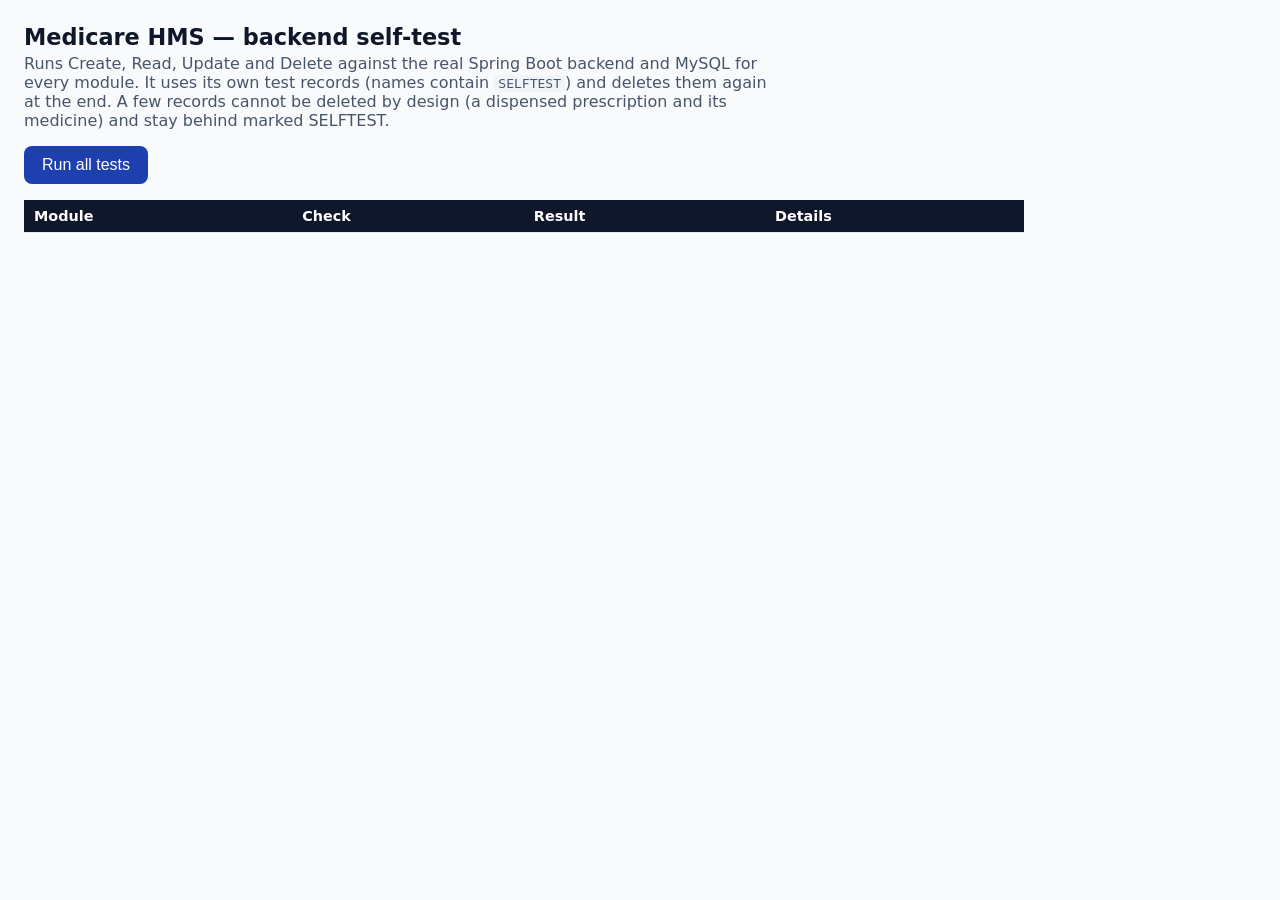
<file: selftest.html>
<!DOCTYPE html>
<html lang="en">
<head>
  <meta charset="UTF-8">
  <meta name="viewport" content="width=device-width, initial-scale=1.0">
  <title>System Self-Test — Medicare HMS</title>
  <style>
    body { font-family: system-ui, Segoe UI, Arial, sans-serif; margin: 0; padding: 24px; background: #f8fafc; color: #0f172a; }
    h1 { font-size: 1.4rem; margin: 0 0 4px; }
    p { color: #475569; margin: 0 0 16px; max-width: 760px; }
    button { background: #1e40af; color: #fff; border: 0; border-radius: 8px; padding: 10px 18px; font-size: 1rem; cursor: pointer; }
    button:disabled { opacity: .6; cursor: wait; }
    #summary { margin: 16px 0; font-weight: 700; font-size: 1.1rem; }
    table { border-collapse: collapse; width: 100%; max-width: 1000px; background: #fff; }
    th, td { text-align: left; padding: 8px 10px; border-bottom: 1px solid #e2e8f0; font-size: .9rem; vertical-align: top; }
    th { background: #0f172a; color: #fff; }
    .pass { color: #059669; font-weight: 700; }
    .fail { color: #dc2626; font-weight: 700; }
    .module { background: #eef2ff; font-weight: 700; }
    code { background: #f1f5f9; padding: 1px 4px; border-radius: 4px; }
  </style>
</head>
<body>
  <h1>Medicare HMS — backend self-test</h1>
  <p>Runs Create, Read, Update and Delete against the real Spring Boot backend and MySQL for every module.
     It uses its own test records (names contain <code>SELFTEST</code>) and deletes them again at the end.
     A few records cannot be deleted by design (a dispensed prescription and its medicine) and stay behind marked SELFTEST.</p>
  <button id="runBtn" onclick="runAll()">Run all tests</button>
  <div id="summary"></div>
  <table>
    <thead><tr><th>Module</th><th>Check</th><th>Result</th><th>Details</th></tr></thead>
    <tbody id="results"></tbody>
  </table>

<script>
  const BASE = (location.port === '8080' ? '' : 'http://localhost:8080') + '/api';
  const TAG = 'SELFTEST-' + Date.now().toString().slice(-6);
  let passed = 0, failed = 0;

  // Small fetch wrapper that always returns { status, data }
  async function call(method, path, body) {
    const opts = { method, headers: {} };
    if (body !== undefined) { opts.headers['Content-Type'] = 'application/json'; opts.body = JSON.stringify(body); }
    const res = await fetch(BASE + path, opts);
    const text = await res.text();
    let data = null;
    try { data = text ? JSON.parse(text) : null; } catch (e) { data = text; }
    return { status: res.status, ok: res.ok, data };
  }

  function row(module, check, ok, details) {
    ok ? passed++ : failed++;
    document.getElementById('results').insertAdjacentHTML('beforeend',
      `<tr><td>${module}</td><td>${check}</td><td class="${ok ? 'pass' : 'fail'}">${ok ? 'PASS' : 'FAIL'}</td><td>${details || ''}</td></tr>`);
  }

  function heading(name) {
    document.getElementById('results').insertAdjacentHTML('beforeend', `<tr class="module"><td colspan="4">${name}</td></tr>`);
  }

  // Runs one check; a thrown error or a false result is a FAIL with the server message
  async function check(module, name, fn) {
    try {
      const out = await fn();
      if (out === true || (out && out.pass)) row(module, name, true, out && out.info);
      else row(module, name, false, (out && out.info) || 'Unexpected result');
    } catch (e) {
      row(module, name, false, e.message);
    }
  }

  const msg = r => (r.data && (r.data.message || r.data.error)) || ('HTTP ' + r.status);
  const expectOk = (r, info) => ({ pass: r.ok, info: r.ok ? info : msg(r) });
  const expectRefused = r => ({ pass: r.status >= 400 && r.status < 500, info: r.status >= 400 ? `Refused as expected: ${msg(r)}` : `Was allowed (HTTP ${r.status}) but should be refused` });

  async function runAll() {
    const btn = document.getElementById('runBtn');
    btn.disabled = true; passed = 0; failed = 0;
    document.getElementById('results').innerHTML = '';
    document.getElementById('summary').textContent = 'Running...';
    try {
      await testAuth();
      const ctx = await testDoctorsAndAppointments();
      await testPharmacy(ctx);
      await testBloodBank();
      await testScheduling(ctx);
      await testWardsAndBeds();
    } catch (e) {
      row('Runner', 'Unexpected stop', false, e.message);
    }
    const total = passed + failed;
    document.getElementById('summary').innerHTML = failed === 0
      ? `<span class="pass">All ${total} checks passed.</span>`
      : `<span class="fail">${failed} of ${total} checks failed.</span> Send the red rows to the team.`;
    btn.disabled = false;
  }

  // ---------------- Login ----------------
  async function testAuth() {
    const M = 'Login'; heading(M);
    await check(M, 'Admin demo account logs in', async () => {
      const r = await call('POST', '/auth/login', { email: 'admin@medicare.lk', password: 'Admin@123', role: 'admin' });
      return { pass: r.ok && r.data.role === 'admin', info: r.ok ? 'role = ' + r.data.role : msg(r) };
    });
    await check(M, 'Wrong password is refused', async () =>
      expectRefused(await call('POST', '/auth/login', { email: 'admin@medicare.lk', password: 'wrong-password' })));
    await check(M, 'Sign-up with an invalid phone is refused', async () =>
      expectRefused(await call('POST', '/auth/register', { firstName: 'Bad', email: TAG.toLowerCase() + '-bad@test.lk', password: 'Password123', phone: '12345' })));
    await check(M, 'Wrong role button is refused', async () =>
      expectRefused(await call('POST', '/auth/login', { email: 'admin@medicare.lk', password: 'Admin@123', role: 'patient' })));
  }

  // ---------------- Doctors + Appointments ----------------
  async function testDoctorsAndAppointments() {
    let M = 'Doctors'; heading(M);
    const ctx = {};
    await check(M, 'List doctors and departments', async () => {
      const [d, dep] = [await call('GET', '/doctors'), await call('GET', '/departments')];
      ctx.deptId = dep.ok && dep.data.length ? dep.data[0].id : null;
      return { pass: d.ok && dep.ok && dep.data.length > 0, info: `${d.data.length} doctors, ${dep.data.length} departments` };
    });
    const doctor = { name: 'Dr. ' + TAG, title: 'Test Consultant', department: { id: ctx.deptId }, qualifications: 'MBBS',
      fee: 2000, roomNumber: 'Room T1', scheduleDays: 'Mon', timeSlot: '9-12', gender: 'male' };
    await check(M, 'Create doctor', async () => {
      const r = await call('POST', '/doctors', doctor); ctx.doctorId = r.ok ? r.data.id : null;
      return expectOk(r, 'id ' + ctx.doctorId);
    });
    await check(M, 'Read doctor by id', async () => {
      const r = await call('GET', '/doctors/' + ctx.doctorId);
      return { pass: r.ok && r.data.name === doctor.name, info: r.ok ? r.data.name : msg(r) };
    });
    await check(M, 'Update doctor fee', async () => {
      const r = await call('PUT', '/doctors/' + ctx.doctorId, { ...doctor, fee: 2500 });
      return { pass: r.ok && Number(r.data.fee) === 2500, info: r.ok ? 'fee = ' + r.data.fee : msg(r) };
    });
    await check(M, 'Missing name is refused', async () => expectRefused(await call('POST', '/doctors', { ...doctor, name: '' })));
    await check(M, 'Invalid doctor phone is refused', async () => expectRefused(await call('PUT', '/doctors/' + ctx.doctorId, { ...doctor, phone: '07712' })));

    M = 'Appointments'; heading(M);
    const email = TAG.toLowerCase() + '@test.lk';
    const appt = { doctorId: ctx.doctorId, patientName: 'Patient ' + TAG, patientPhone: '0770000000', patientEmail: email,
      appointmentDate: '2027-01-15', timeSlot: 'Morning (09:00 AM - 12:00 PM)' };
    await check(M, 'Book appointment', async () => {
      const r = await call('POST', '/appointments', appt); ctx.apptId = r.ok ? r.data.id : null;
      return expectOk(r, r.ok ? 'ref ' + r.data.referenceCode : '');
    });
    await check(M, "Patient filter returns only that patient's bookings", async () => {
      const r = await call('GET', '/appointments?email=' + encodeURIComponent(email));
      return { pass: r.ok && r.data.length === 1 && r.data[0].id === ctx.apptId, info: r.ok ? r.data.length + ' found' : msg(r) };
    });
    await check(M, 'Reschedule appointment', async () => {
      const r = await call('PUT', '/appointments/' + ctx.apptId, { ...appt, appointmentDate: '2027-01-20' });
      return { pass: r.ok && r.data.appointmentDate === '2027-01-20', info: r.ok ? 'date ' + r.data.appointmentDate : msg(r) };
    });
    await check(M, 'Invalid phone number is refused', async () =>
      expectRefused(await call('POST', '/appointments', { ...appt, patientPhone: 'abc123' })));
    await check(M, 'Phone with spaces is accepted and saved without them', async () => {
      const r = await call('PUT', '/appointments/' + ctx.apptId, { ...appt, appointmentDate: '2027-01-20', patientPhone: '+94 77 123 4567' });
      return { pass: r.ok && r.data.patientPhone === '+94771234567', info: r.ok ? 'saved as ' + r.data.patientPhone : msg(r) };
    });
    await check(M, 'Mark completed', async () => {
      const r = await call('PUT', `/appointments/${ctx.apptId}/status?status=COMPLETED`);
      return { pass: r.ok && r.data.status === 'COMPLETED', info: r.ok ? r.data.status : msg(r) };
    });
    await check(M, 'Missing patient name is refused', async () => expectRefused(await call('POST', '/appointments', { ...appt, patientName: '' })));
    await check('Doctors', 'Doctor with appointments cannot be deleted', async () => expectRefused(await call('DELETE', '/doctors/' + ctx.doctorId)));
    await check(M, 'Delete appointment', async () => expectOk(await call('DELETE', '/appointments/' + ctx.apptId)));
    // The doctor is kept until the scheduling tests finish, then deleted there
    return ctx;
  }

  // ---------------- Pharmacy ----------------
  async function testPharmacy(ctx) {
    const M = 'Pharmacy'; heading(M);
    const P = '/pharmacy';
    const p = {};
    await check(M, 'Create + update category', async () => {
      const c = await call('POST', P + '/categories', { categoryName: 'Cat ' + TAG, description: 'x', status: 'ACTIVE' });
      if (!c.ok) return expectOk(c); p.catId = c.data.categoryId; p.catName = c.data.categoryName;
      const u = await call('PUT', `${P}/categories/${p.catId}`, { categoryName: p.catName, description: 'updated' });
      return { pass: u.ok && u.data.description === 'updated' && u.data.status === 'ACTIVE', info: u.ok ? 'status kept: ' + u.data.status : msg(u) };
    });
    await check(M, 'Supplier with invalid phone is refused', async () =>
      expectRefused(await call('POST', P + '/suppliers', { supplierName: 'Bad ' + TAG, phone: '123', status: 'ACTIVE' })));
    await check(M, 'Create + update supplier', async () => {
      const s = await call('POST', P + '/suppliers', { supplierName: 'Sup ' + TAG, phone: '0110000000', status: 'ACTIVE' });
      if (!s.ok) return expectOk(s); p.supId = s.data.supplierId;
      const u = await call('PUT', `${P}/suppliers/${p.supId}`, { supplierName: 'Sup ' + TAG, phone: '0119999999' });
      return { pass: u.ok && u.data.phone === '0119999999', info: u.ok ? 'phone ' + u.data.phone : msg(u) };
    });
    await check(M, 'Create medicine', async () => {
      const r = await call('POST', P + '/medicines', { medicineName: 'Med ' + TAG, genericName: 'Generic', category: p.catName,
        dosageForm: 'Tablet', strength: '10mg', unitPrice: 10, reorderLevel: 5, status: 'AVAILABLE' });
      p.medId = r.ok ? r.data.medicineId : null; return expectOk(r, 'id ' + p.medId);
    });
    await check(M, 'Update medicine price', async () => {
      const r = await call('PUT', `${P}/medicines/${p.medId}`, { medicineName: 'Med ' + TAG, category: p.catName, unitPrice: 12 });
      return { pass: r.ok && Number(r.data.unitPrice) === 12, info: r.ok ? 'price ' + r.data.unitPrice : msg(r) };
    });
    const medQty = async () => (await call('GET', `${P}/medicines/${p.medId}`)).data.quantity;
    await check(M, 'Add stock batch raises medicine quantity', async () => {
      const r = await call('POST', P + '/stock', { medicine: { medicineId: p.medId }, batchNumber: 'B-' + TAG, quantity: 50, unitCost: 5,
        expiryDate: '2028-12-31', receivedDate: '2026-10-01', supplier: { supplierId: p.supId }, status: 'ACTIVE' });
      if (!r.ok) return expectOk(r); p.stockId = r.data.stockId;
      const q = await medQty(); return { pass: q === 50, info: 'quantity ' + q };
    });
    await check(M, 'Edit stock batch adjusts medicine quantity', async () => {
      const r = await call('PUT', `${P}/stock/${p.stockId}`, { medicine: { medicineId: p.medId }, batchNumber: 'B-' + TAG, quantity: 40,
        unitCost: 5, expiryDate: '2028-12-31', receivedDate: '2026-10-01', supplier: { supplierId: p.supId } });
      if (!r.ok) return expectOk(r);
      const q = await medQty(); return { pass: q === 40, info: 'quantity ' + q };
    });
    await check(M, 'Create prescription with a medicine', async () => {
      const r = await call('POST', P + '/prescriptions', { patientName: 'Patient ' + TAG, doctorId: ctx.doctorId, doctorName: 'Dr. ' + TAG,
        diagnosis: 'Test', medicines: [{ medicineId: p.medId, quantity: 5, dosage: '1 tablet', frequency: 'daily', duration: '5 days' }] });
      p.rxId = r.ok ? r.data.prescriptionId : null;
      return { pass: r.ok && r.data.medicines.length === 1, info: r.ok ? 'id ' + p.rxId : msg(r) };
    });
    await check(M, 'Update prescription diagnosis', async () => {
      const r = await call('PUT', `${P}/prescriptions/${p.rxId}`, { diagnosis: 'Updated diagnosis' });
      return { pass: r.ok && r.data.diagnosis === 'Updated diagnosis', info: r.ok ? r.data.diagnosis : msg(r) };
    });
    await check(M, 'Dispense reduces stock', async () => {
      const r = await call('POST', `${P}/prescriptions/${p.rxId}/dispense`, { pharmacistName: 'Self-test', notes: TAG });
      if (!r.ok) return expectOk(r);
      const q = await medQty(); return { pass: q === 35, info: `total LKR ${r.data.totalAmount}, quantity now ${q}` };
    });
    await check(M, 'Dispensed prescription cannot be deleted', async () => expectRefused(await call('DELETE', `${P}/prescriptions/${p.rxId}`)));
    await check(M, 'Delete stock batch', async () => expectOk(await call('DELETE', `${P}/stock/${p.stockId}`)));
    await check(M, 'Delete medicine used in a prescription becomes INACTIVE', async () => {
      const r = await call('DELETE', `${P}/medicines/${p.medId}`); if (!r.ok) return expectOk(r);
      const m = await call('GET', `${P}/medicines/${p.medId}`);
      return { pass: m.ok && m.data.status === 'INACTIVE', info: m.ok ? 'status ' + m.data.status : msg(m) };
    });
    await check(M, 'Delete supplier', async () => expectOk(await call('DELETE', `${P}/suppliers/${p.supId}`), 'removed'));
    await check(M, 'Delete category', async () => expectOk(await call('DELETE', `${P}/categories/${p.catId}`), 'removed'));
  }

  // ---------------- Blood bank ----------------
  async function testBloodBank() {
    const M = 'Blood Bank'; heading(M);
    const B = '/bloodbank'; const b = {};
    const donor = { firstName: 'Donor', lastName: TAG, dateOfBirth: '1990-01-01', gender: 'Male', bloodType: 'O+', phone: '0771234567' };
    await check(M, 'Register donor', async () => {
      const r = await call('POST', B + '/donors', donor); b.donorId = r.ok ? r.data.id : null;
      return expectOk(r, r.ok ? r.data.donorNumber : '');
    });
    await check(M, 'Donor with invalid phone is refused', async () =>
      expectRefused(await call('POST', B + '/donors', { ...donor, lastName: TAG + 'X', phone: '+1 555 123' })));
    await check(M, 'Update donor', async () => {
      const r = await call('PUT', `${B}/donors/${b.donorId}`, { ...donor, city: 'Kandy' });
      return { pass: r.ok && r.data.city === 'Kandy', info: r.ok ? 'city ' + r.data.city : msg(r) };
    });
    await check(M, 'Create blood request', async () => {
      const r = await call('POST', B + '/requests', { patientName: 'Patient ' + TAG, bloodType: 'O+', quantityRequested: 1, urgency: 'NORMAL', reason: 'Test' });
      b.reqId = r.ok ? r.data.id : null; return expectOk(r, r.ok ? r.data.requestNumber : '');
    });
    await check(M, 'Update blood request', async () => {
      const r = await call('PUT', `${B}/requests/${b.reqId}`, { patientName: 'Patient ' + TAG, bloodType: 'O+', quantityRequested: 2, reason: 'Test' });
      return { pass: r.ok && r.data.quantityRequested === 2, info: r.ok ? 'quantity ' + r.data.quantityRequested : msg(r) };
    });
    await check(M, 'Delete blood request', async () => expectOk(await call('DELETE', `${B}/requests/${b.reqId}`)));
    await check(M, 'Delete donor', async () => expectOk(await call('DELETE', `${B}/donors/${b.donorId}`), 'removed'));
    await check(M, 'New donor gets a fresh number after a delete', async () => {
      const r = await call('POST', B + '/donors', { ...donor, lastName: TAG + 'B' });
      if (!r.ok) return expectOk(r);
      await call('DELETE', `${B}/donors/${r.data.id}`);
      return { pass: true, info: r.data.donorNumber };
    });
  }

  // ---------------- Ward & Bed Management ----------------
  async function testWardsAndBeds() {
    const M = 'Wards & Beds'; heading(M);
    const wardId = 'WD-' + TAG, bedId = 'BD-' + TAG;
    const wardNo = 900000 + Math.floor(Math.random() * 99999);
    const ward = { wardId, wardNumber: wardNo, wardType: 'Test Ward' };
    const bed = { bedId, bedNumber: 1, wardId, status: 'Available' };
    await check(M, 'Create ward', async () => expectOk(await call('POST', '/wards', ward), wardId));
    await check(M, 'Duplicate ward ID is refused', async () => expectRefused(await call('POST', '/wards', { ...ward, wardNumber: wardNo + 1 })));
    await check(M, 'Update ward type', async () => {
      const r = await call('PUT', '/wards/' + wardId, { ...ward, wardType: 'Updated Ward' });
      return { pass: r.ok && r.data.wardType === 'Updated Ward', info: r.ok ? r.data.wardType : msg(r) };
    });
    await check(M, 'Create bed in the ward', async () => expectOk(await call('POST', '/beds', bed), bedId));
    await check(M, 'Same bed number twice in one ward is refused', async () => expectRefused(await call('POST', '/beds', { ...bed, bedId: bedId + 'X' })));
    await check(M, 'Unknown bed status is refused', async () => expectRefused(await call('POST', '/beds', { ...bed, bedId: bedId + 'Y', bedNumber: 2, status: 'Broken' })));
    await check(M, 'Mark bed Occupied with a patient', async () => {
      const r = await call('PUT', '/beds/' + bedId, { ...bed, status: 'occupied', patientName: 'Patient ' + TAG });
      return { pass: r.ok && r.data.status === 'Occupied' && r.data.patientName === 'Patient ' + TAG, info: r.ok ? r.data.status + ', ' + r.data.patientName : msg(r) };
    });
    await check(M, 'Occupied bed cannot be deleted', async () => expectRefused(await call('DELETE', '/beds/' + bedId)));
    await check(M, 'Ward with beds cannot be deleted', async () => expectRefused(await call('DELETE', '/wards/' + wardId)));
    await check(M, 'Discharge (Available clears patient) then delete bed', async () => {
      const u = await call('PUT', '/beds/' + bedId, { ...bed, status: 'Available', patientName: 'Should be cleared' });
      if (!u.ok || u.data.patientName) return { pass: false, info: u.ok ? 'patient not cleared' : msg(u) };
      return expectOk(await call('DELETE', '/beds/' + bedId), 'patient cleared, bed deleted');
    });
    await check(M, 'Delete empty ward', async () => {
      const r = await call('DELETE', '/wards/' + wardId); if (!r.ok) return expectOk(r);
      const g = await call('GET', '/wards/' + wardId);
      return { pass: g.status === 404, info: 'GET after delete = HTTP ' + g.status };
    });
  }

  // ---------------- Doctor scheduling ----------------
  async function testScheduling(ctx) {
    const M = 'Doctor Scheduling'; heading(M);
    const S = '/doctor-scheduling'; const s = {};
    await check(M, 'Specialization create, update, delete', async () => {
      const c = await call('POST', S + '/specializations', { name: 'Spec ' + TAG, description: 'x' }); if (!c.ok) return expectOk(c);
      const u = await call('PUT', `${S}/specializations/${c.data.id}`, { name: 'Spec ' + TAG, description: 'updated' }); if (!u.ok) return expectOk(u);
      return expectOk(await call('DELETE', `${S}/specializations/${c.data.id}`), 'description ' + u.data.description);
    });
    await check(M, 'Shift create + update', async () => {
      const c = await call('POST', S + '/shifts', { shiftName: 'Shift ' + TAG, startTime: '08:00', endTime: '14:00', shiftType: 'MORNING' });
      if (!c.ok) return expectOk(c); s.shiftId = c.data.id;
      const u = await call('PUT', `${S}/shifts/${s.shiftId}`, { shiftName: 'Shift ' + TAG, startTime: '08:00', endTime: '15:00', shiftType: 'MORNING' });
      return { pass: u.ok && u.data.endTime === '15:00', info: u.ok ? 'end ' + u.data.endTime : msg(u) };
    });
    await check(M, 'End time before start time is refused', async () =>
      expectRefused(await call('POST', S + '/shifts', { shiftName: 'Bad ' + TAG, startTime: '14:00', endTime: '08:00' })));
    await check(M, 'Availability create, update, delete', async () => {
      const c = await call('POST', S + '/availability', { doctorId: ctx.doctorId, dayOfWeek: 'Monday', startTime: '08:00', endTime: '12:00' });
      if (!c.ok) return expectOk(c);
      const u = await call('PUT', `${S}/availability/${c.data.id}`, { doctorId: ctx.doctorId, dayOfWeek: 'Tuesday', startTime: '08:00', endTime: '12:00' });
      if (!u.ok) return expectOk(u);
      return expectOk(await call('DELETE', `${S}/availability/${c.data.id}`), 'day ' + u.data.dayOfWeek);
    });
    await check(M, 'Roster create, update, delete', async () => {
      const c = await call('POST', S + '/rosters', { doctorId: ctx.doctorId, shiftId: s.shiftId, rosterDate: '2027-02-01', roomNumber: 'R1' });
      if (!c.ok) return expectOk(c);
      const u = await call('PUT', `${S}/rosters/${c.data.id}`, { doctorId: ctx.doctorId, shiftId: s.shiftId, rosterDate: '2027-02-02', roomNumber: 'R2' });
      if (!u.ok) return expectOk(u);
      return expectOk(await call('DELETE', `${S}/rosters/${c.data.id}`), 'room ' + u.data.roomNumber);
    });
    await check(M, 'Work schedule creates 30-minute slots', async () => {
      const c = await call('POST', S + '/schedules', { doctorId: ctx.doctorId, scheduleDate: '2027-03-01', startTime: '09:00', endTime: '10:00', roomNumber: 'R1' });
      if (!c.ok) return expectOk(c); s.schedId = c.data.id;
      const slots = await call('GET', `${S}/slots?doctorId=${ctx.doctorId}&date=2027-03-01`);
      return { pass: slots.ok && slots.data.length === 2, info: slots.ok ? slots.data.length + ' slots' : msg(slots) };
    });
    await check(M, 'Update + delete work schedule', async () => {
      const u = await call('PUT', `${S}/schedules/${s.schedId}`, { roomNumber: 'R9', scheduleType: 'CONSULTATION' }); if (!u.ok) return expectOk(u);
      return expectOk(await call('DELETE', `${S}/schedules/${s.schedId}`), 'room ' + u.data.roomNumber);
    });
    await check(M, 'Leave apply, edit, approve, delete', async () => {
      const c = await call('POST', S + '/leave', { doctorId: ctx.doctorId, leaveType: 'ANNUAL', startDate: '2027-04-01', endDate: '2027-04-02', reason: 'x' });
      if (!c.ok) return expectOk(c);
      const u = await call('PUT', `${S}/leave/${c.data.id}`, { doctorId: ctx.doctorId, leaveType: 'ANNUAL', startDate: '2027-04-01', endDate: '2027-04-03', reason: 'y' });
      if (!u.ok) return expectOk(u);
      const a = await call('PUT', `${S}/leave/${c.data.id}/status?status=APPROVED&approvedBy=Admin`);
      if (!a.ok || a.data.status !== 'APPROVED') return { pass: false, info: msg(a) };
      return expectOk(await call('DELETE', `${S}/leave/${c.data.id}`), 'approved then deleted');
    });
    await check(M, 'Delete shift', async () => expectOk(await call('DELETE', `${S}/shifts/${s.shiftId}`)));
    await check('Doctors', 'Delete test doctor (no appointments left)', async () => {
      const r = await call('DELETE', '/doctors/' + ctx.doctorId); if (!r.ok) return expectOk(r);
      const g = await call('GET', '/doctors/' + ctx.doctorId);
      return { pass: g.status === 404, info: 'GET after delete = HTTP ' + g.status };
    });
  }
</script>
</body>
</html>
</file>
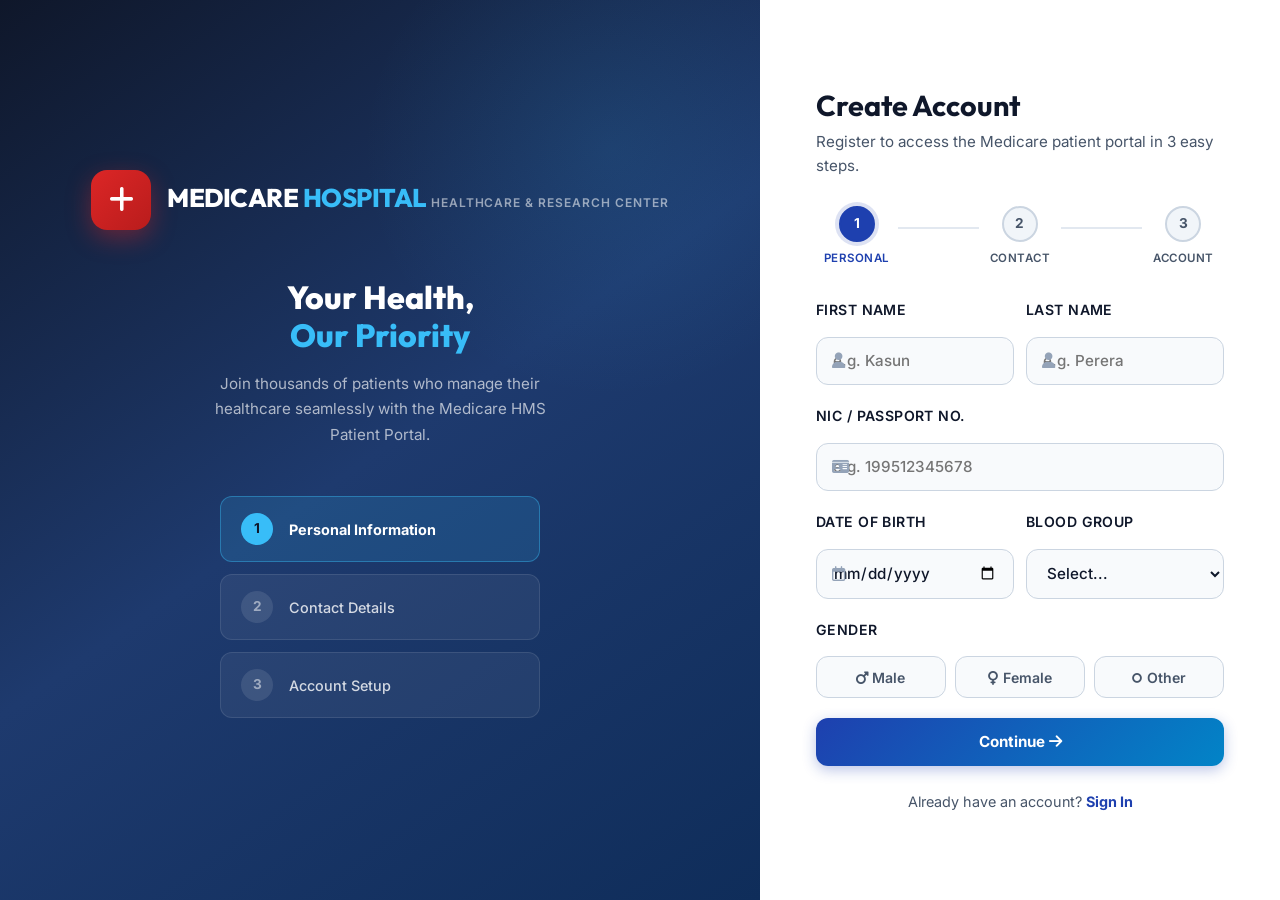
<file: signup.html>
<!DOCTYPE html>
<html lang="en">
<head>
  <meta charset="UTF-8">
  <meta name="viewport" content="width=device-width, initial-scale=1.0">
  <title>Create Account — Medicare Hospital Management System</title>
  <meta name="description" content="Register as a patient on the Medicare Hospital portal to book appointments, view lab reports and manage your health online.">
  <link rel="stylesheet" href="https://cdnjs.cloudflare.com/ajax/libs/font-awesome/6.4.0/css/all.min.css">
  <link rel="stylesheet" href="css/style.css?v=20261004-2">
  <style>
    .auth-page {
      min-height: 100vh;
      display: flex;
      background: var(--bg-main);
    }

    /* Left Panel */
    .auth-brand-panel {
      flex: 1;
      background: linear-gradient(145deg, #0f172a 0%, #1e3a6e 50%, #0f2d5a 100%);
      display: flex;
      flex-direction: column;
      justify-content: center;
      align-items: center;
      padding: 3rem 2.5rem;
      position: relative;
      overflow: hidden;
    }

    .auth-brand-panel::before {
      content: '';
      position: absolute;
      top: -100px;
      right: -100px;
      width: 500px;
      height: 500px;
      background: radial-gradient(circle, rgba(56, 189, 248, 0.1) 0%, transparent 70%);
      animation: pulse-panel 5s ease-in-out infinite;
    }

    @keyframes pulse-panel {
      0%, 100% { transform: scale(1); }
      50% { transform: scale(1.08); }
    }

    .auth-brand-logo {
      display: flex;
      align-items: center;
      gap: 1rem;
      margin-bottom: 3rem;
      position: relative;
      z-index: 1;
    }

    .auth-brand-icon {
      width: 60px;
      height: 60px;
      background: linear-gradient(135deg, #dc2626, #b91c1c);
      border-radius: 16px;
      display: flex;
      align-items: center;
      justify-content: center;
      font-size: 1.8rem;
      color: #fff;
      box-shadow: 0 8px 24px rgba(220, 38, 38, 0.4);
    }

    .auth-brand-text .brand-name { font-size: 1.6rem; color: #fff; }
    .auth-brand-text .brand-name span { color: var(--bright-cyan); }
    .auth-brand-text .brand-tagline { color: rgba(255,255,255,0.55); font-size: 0.75rem; }

    .auth-panel-headline {
      color: #fff;
      font-size: 2rem;
      font-family: var(--font-heading);
      font-weight: 800;
      text-align: center;
      margin-bottom: 1rem;
      line-height: 1.2;
      position: relative;
      z-index: 1;
    }

    .auth-panel-headline span { color: var(--bright-cyan); }

    .auth-panel-sub {
      color: rgba(255,255,255,0.65);
      text-align: center;
      font-size: 0.95rem;
      max-width: 360px;
      line-height: 1.7;
      position: relative;
      z-index: 1;
    }

    .step-visual {
      margin-top: 3rem;
      position: relative;
      z-index: 1;
      width: 100%;
      max-width: 320px;
    }

    .step-vis-item {
      display: flex;
      align-items: center;
      gap: 1rem;
      padding: 1rem 1.25rem;
      margin-bottom: 0.75rem;
      border-radius: var(--radius-md);
      background: rgba(255,255,255,0.06);
      border: 1px solid rgba(255,255,255,0.1);
      transition: var(--transition);
    }

    .step-vis-item.active-step {
      background: rgba(56, 189, 248, 0.15);
      border-color: rgba(56, 189, 248, 0.4);
    }

    .step-vis-num {
      width: 32px;
      height: 32px;
      border-radius: 50%;
      background: rgba(255,255,255,0.1);
      color: rgba(255,255,255,0.5);
      display: flex;
      align-items: center;
      justify-content: center;
      font-weight: 700;
      font-size: 0.85rem;
      flex-shrink: 0;
    }

    .step-vis-item.active-step .step-vis-num {
      background: var(--bright-cyan);
      color: var(--primary-navy);
    }

    .step-vis-item.done-step .step-vis-num {
      background: var(--success-green);
      color: #fff;
    }

    .step-vis-label { color: rgba(255,255,255,0.8); font-size: 0.9rem; font-weight: 500; }
    .step-vis-item.active-step .step-vis-label { color: #fff; font-weight: 700; }

    /* Right Form Panel */
    .auth-form-panel {
      width: 520px;
      display: flex;
      flex-direction: column;
      justify-content: center;
      padding: 3rem 3.5rem;
      background: var(--bg-surface);
      overflow-y: auto;
    }

    .auth-form-header { margin-bottom: 1.75rem; }
    .auth-form-header h1 { font-size: 1.8rem; color: var(--primary-navy); margin-bottom: 0.4rem; }
    .auth-form-header p { color: var(--text-muted); font-size: 0.95rem; }

    /* Progress Bar */
    .progress-steps {
      display: flex;
      align-items: center;
      gap: 0;
      margin-bottom: 2rem;
    }

    .prog-step {
      display: flex;
      flex-direction: column;
      align-items: center;
      gap: 0.4rem;
      flex: 1;
    }

    .prog-step-circle {
      width: 36px;
      height: 36px;
      border-radius: 50%;
      background: var(--bg-subtle);
      border: 2px solid var(--border-medium);
      display: flex;
      align-items: center;
      justify-content: center;
      font-weight: 700;
      font-size: 0.85rem;
      color: var(--text-muted);
      transition: var(--transition);
      position: relative;
      z-index: 1;
    }

    .prog-step.active .prog-step-circle {
      background: var(--primary-blue);
      border-color: var(--primary-blue);
      color: #fff;
      box-shadow: 0 0 0 4px rgba(30, 64, 175, 0.15);
    }

    .prog-step.done .prog-step-circle {
      background: var(--success-green);
      border-color: var(--success-green);
      color: #fff;
    }

    .prog-step-label {
      font-size: 0.72rem;
      font-weight: 600;
      color: var(--text-muted);
      text-transform: uppercase;
      letter-spacing: 0.04em;
      white-space: nowrap;
    }

    .prog-step.active .prog-step-label { color: var(--primary-blue); }
    .prog-step.done .prog-step-label { color: var(--success-green); }

    .prog-connector {
      flex: 1;
      height: 2px;
      background: var(--border-light);
      margin-bottom: 1.1rem;
      transition: var(--transition);
    }

    .prog-connector.done { background: var(--success-green); }

    /* Form Steps */
    .form-step { display: none; }
    .form-step.active { display: block; }

    .auth-form .form-group { margin-bottom: 1.25rem; }

    .auth-form label {
      display: block;
      font-weight: 600;
      font-size: 0.88rem;
      color: var(--primary-navy);
      margin-bottom: 0.45rem;
    }

    .input-icon-wrap { position: relative; }

    .input-icon-wrap i.field-icon {
      position: absolute;
      left: 1rem;
      top: 50%;
      transform: translateY(-50%);
      color: var(--text-light);
      font-size: 0.95rem;
      pointer-events: none;
    }

    .input-icon-wrap .form-control { padding-left: 2.75rem; }

    .auth-form .form-control {
      width: 100%;
      padding: 0.85rem 1rem;
      border: 1.5px solid var(--border-medium);
      border-radius: var(--radius-md);
      background: var(--bg-main);
      color: var(--text-dark);
      font-size: 0.95rem;
      transition: var(--transition);
    }

    .auth-form .form-control:focus {
      outline: none;
      border-color: var(--primary-blue);
      background: #fff;
      box-shadow: 0 0 0 3px rgba(30, 64, 175, 0.1);
    }

    .input-row { display: grid; grid-template-columns: 1fr 1fr; gap: 0.75rem; }

    .gender-row {
      display: grid;
      grid-template-columns: repeat(3, 1fr);
      gap: 0.6rem;
    }

    .gender-btn {
      padding: 0.7rem;
      border: 1.5px solid var(--border-medium);
      border-radius: var(--radius-md);
      background: var(--bg-main);
      cursor: pointer;
      font-size: 0.88rem;
      font-weight: 600;
      color: var(--text-muted);
      text-align: center;
      transition: var(--transition);
    }

    .gender-btn.selected {
      border-color: var(--primary-blue);
      background: rgba(30, 64, 175, 0.06);
      color: var(--primary-blue);
    }

    .password-strength {
      margin-top: 0.5rem;
      height: 4px;
      border-radius: 99px;
      background: var(--border-light);
      overflow: hidden;
    }

    .password-strength-bar {
      height: 100%;
      border-radius: 99px;
      width: 0%;
      transition: all 0.4s ease;
    }

    .strength-text {
      font-size: 0.78rem;
      margin-top: 0.35rem;
      font-weight: 600;
    }

    .terms-check {
      display: flex;
      align-items: flex-start;
      gap: 0.6rem;
      font-size: 0.88rem;
      color: var(--text-muted);
      margin-bottom: 1.5rem;
    }

    .terms-check input { width: 16px; height: 16px; accent-color: var(--primary-blue); margin-top: 2px; flex-shrink: 0; }
    .terms-check a { color: var(--primary-blue); font-weight: 600; }

    /* Navigation Buttons */
    .step-nav { display: flex; gap: 0.75rem; margin-top: 0.5rem; }

    .btn-prev {
      flex: 1;
      padding: 0.9rem;
      border: 1.5px solid var(--border-medium);
      border-radius: var(--radius-md);
      background: var(--bg-surface);
      cursor: pointer;
      font-weight: 600;
      color: var(--text-dark);
      transition: var(--transition);
      font-size: 0.95rem;
    }

    .btn-prev:hover { background: var(--bg-subtle); }

    .btn-next, .btn-submit {
      flex: 2;
      padding: 0.9rem;
      border: none;
      border-radius: var(--radius-md);
      background: linear-gradient(135deg, var(--primary-blue), var(--accent-cyan));
      color: #fff;
      cursor: pointer;
      font-weight: 700;
      font-size: 0.95rem;
      transition: var(--transition);
      box-shadow: 0 4px 14px rgba(30, 64, 175, 0.3);
    }

    .btn-next:hover, .btn-submit:hover {
      transform: translateY(-2px);
      box-shadow: 0 8px 24px rgba(30, 64, 175, 0.45);
    }

    .auth-footer-note {
      text-align: center;
      margin-top: 1.5rem;
      font-size: 0.9rem;
      color: var(--text-muted);
    }

    .auth-footer-note a { color: var(--primary-blue); font-weight: 700; }

    /* Success State */
    .signup-success {
      display: none;
      text-align: center;
      padding: 2rem 0;
    }

    .success-icon-wrap {
      width: 80px;
      height: 80px;
      background: rgba(16, 185, 129, 0.1);
      border-radius: 50%;
      display: flex;
      align-items: center;
      justify-content: center;
      font-size: 2.25rem;
      color: var(--success-green);
      margin: 0 auto 1.5rem;
      animation: pop-in 0.5s cubic-bezier(0.175, 0.885, 0.32, 1.275);
    }

    @keyframes pop-in {
      0% { transform: scale(0); opacity: 0; }
      100% { transform: scale(1); opacity: 1; }
    }

    @media (max-width: 900px) {
      .auth-brand-panel { display: none; }
      .auth-form-panel { width: 100%; padding: 2.5rem 2rem; }
    }

    @media (max-width: 480px) {
      .auth-form-panel { padding: 2rem 1.25rem; }
      .input-row { grid-template-columns: 1fr; }
    }
  </style>
</head>
<body>
  <div class="auth-page">

    <!-- ===== LEFT BRAND PANEL ===== -->
    <div class="auth-brand-panel">
      <div class="auth-brand-logo">
        <div class="auth-brand-icon"><i class="fa-solid fa-plus"></i></div>
        <div class="auth-brand-text">
          <span class="brand-name">MEDICARE <span>HOSPITAL</span></span>
          <span class="brand-tagline">Healthcare &amp; Research Center</span>
        </div>
      </div>

      <h2 class="auth-panel-headline">Your Health,<br><span>Our Priority</span></h2>
      <p class="auth-panel-sub">Join thousands of patients who manage their healthcare seamlessly with the Medicare HMS Patient Portal.</p>

      <div class="step-visual">
        <div class="step-vis-item active-step" id="vis1">
          <div class="step-vis-num">1</div>
          <span class="step-vis-label">Personal Information</span>
        </div>
        <div class="step-vis-item" id="vis2">
          <div class="step-vis-num">2</div>
          <span class="step-vis-label">Contact Details</span>
        </div>
        <div class="step-vis-item" id="vis3">
          <div class="step-vis-num">3</div>
          <span class="step-vis-label">Account Setup</span>
        </div>
      </div>
    </div>

    <!-- ===== RIGHT FORM PANEL ===== -->
    <div class="auth-form-panel">
      <div class="auth-form-header">
        <h1>Create Account</h1>
        <p>Register to access the Medicare patient portal in 3 easy steps.</p>
      </div>

      <!-- Progress Indicator -->
      <div class="progress-steps">
        <div class="prog-step active" id="ps1">
          <div class="prog-step-circle">1</div>
          <span class="prog-step-label">Personal</span>
        </div>
        <div class="prog-connector" id="pc1"></div>
        <div class="prog-step" id="ps2">
          <div class="prog-step-circle">2</div>
          <span class="prog-step-label">Contact</span>
        </div>
        <div class="prog-connector" id="pc2"></div>
        <div class="prog-step" id="ps3">
          <div class="prog-step-circle">3</div>
          <span class="prog-step-label">Account</span>
        </div>
      </div>

      <!-- Form -->
      <form class="auth-form" id="signupForm" novalidate>

        <!-- ===== STEP 1: Personal ===== -->
        <div class="form-step active" id="step1">
          <div class="input-row">
            <div class="form-group">
              <label for="firstName">First Name</label>
              <div class="input-icon-wrap">
                <i class="fa-solid fa-user field-icon"></i>
                <input type="text" id="firstName" class="form-control" placeholder="e.g. Kasun" required>
              </div>
            </div>
            <div class="form-group">
              <label for="lastName">Last Name</label>
              <div class="input-icon-wrap">
                <i class="fa-solid fa-user field-icon"></i>
                <input type="text" id="lastName" class="form-control" placeholder="e.g. Perera" required>
              </div>
            </div>
          </div>

          <div class="form-group">
            <label for="nicPassport">NIC / Passport No.</label>
            <div class="input-icon-wrap">
              <i class="fa-solid fa-id-card field-icon"></i>
              <input type="text" id="nicPassport" class="form-control" placeholder="e.g. 199512345678" required>
            </div>
          </div>

          <div class="input-row">
            <div class="form-group">
              <label for="dob">Date of Birth</label>
              <div class="input-icon-wrap">
                <i class="fa-regular fa-calendar field-icon"></i>
                <input type="date" id="dob" class="form-control" required>
              </div>
            </div>
            <div class="form-group">
              <label for="bloodGroup">Blood Group</label>
              <select id="bloodGroup" class="form-control" required>
                <option value="">Select...</option>
                <option>A+</option><option>A-</option>
                <option>B+</option><option>B-</option>
                <option>AB+</option><option>AB-</option>
                <option>O+</option><option>O-</option>
              </select>
            </div>
          </div>

          <div class="form-group">
            <label>Gender</label>
            <div class="gender-row">
              <button type="button" class="gender-btn" data-gender="male" onclick="selectGender(this)"><i class="fa-solid fa-mars"></i> Male</button>
              <button type="button" class="gender-btn" data-gender="female" onclick="selectGender(this)"><i class="fa-solid fa-venus"></i> Female</button>
              <button type="button" class="gender-btn" data-gender="other" onclick="selectGender(this)"><i class="fa-solid fa-genderless"></i> Other</button>
            </div>
            <input type="hidden" id="genderValue">
          </div>

          <div class="step-nav">
            <button type="button" class="btn-next" onclick="goStep(2)">
              Continue <i class="fa-solid fa-arrow-right"></i>
            </button>
          </div>
        </div>

        <!-- ===== STEP 2: Contact ===== -->
        <div class="form-step" id="step2">
          <div class="form-group">
            <label for="phone">Mobile Number</label>
            <div class="input-icon-wrap">
              <i class="fa-solid fa-phone field-icon"></i>
              <input type="tel" pattern="(?:0|\+94(?: |-)?)[0-9]{2}(?: |-)?[0-9]{3}(?: |-)?[0-9]{4}" title="Sri Lankan number, e.g. 0771234567 or +94 77 123 4567" id="phone" class="form-control" placeholder="+94 71 234 5678" required>
            </div>
          </div>

          <div class="form-group">
            <label for="email">Email Address</label>
            <div class="input-icon-wrap">
              <i class="fa-regular fa-envelope field-icon"></i>
              <input type="email" id="email" class="form-control" placeholder="e.g. kasun@gmail.com" required>
            </div>
          </div>

          <div class="form-group">
            <label for="address">Home Address</label>
            <div class="input-icon-wrap">
              <i class="fa-solid fa-location-dot field-icon"></i>
              <input type="text" id="address" class="form-control" placeholder="e.g. No. 12, Galle Road, Colombo 03" required>
            </div>
          </div>

          <div class="input-row">
            <div class="form-group">
              <label for="city">City</label>
              <input type="text" id="city" class="form-control" placeholder="Colombo" required>
            </div>
            <div class="form-group">
              <label for="district">District</label>
              <select id="district" class="form-control" required>
                <option value="">Select...</option>
                <option>Colombo</option><option>Gampaha</option><option>Kalutara</option>
                <option>Kandy</option><option>Matale</option><option>Nuwara Eliya</option>
                <option>Galle</option><option>Matara</option><option>Hambantota</option>
                <option>Jaffna</option><option>Other</option>
              </select>
            </div>
          </div>

          <div class="form-group">
            <label for="emergencyContact">Emergency Contact Name &amp; Phone</label>
            <div class="input-icon-wrap">
              <i class="fa-solid fa-phone-volume field-icon"></i>
              <input type="text" id="emergencyContact" class="form-control" placeholder="e.g. Nimal Perera - +94 77 987 6543">
            </div>
          </div>

          <div class="step-nav">
            <button type="button" class="btn-prev" onclick="goStep(1)"><i class="fa-solid fa-arrow-left"></i> Back</button>
            <button type="button" class="btn-next" onclick="goStep(3)">Continue <i class="fa-solid fa-arrow-right"></i></button>
          </div>
        </div>

        <!-- ===== STEP 3: Account Setup ===== -->
        <div class="form-step" id="step3">
          <div class="form-group">
            <label for="newEmail">Account Email</label>
            <div class="input-icon-wrap">
              <i class="fa-regular fa-envelope field-icon"></i>
              <input type="email" id="newEmail" class="form-control" placeholder="This will be your login email" required>
            </div>
          </div>

          <div class="form-group">
            <label for="newPassword">Password</label>
            <div class="input-icon-wrap">
              <i class="fa-solid fa-lock field-icon"></i>
              <input type="password" id="newPassword" class="form-control" placeholder="Min. 8 characters" required oninput="checkStrength(this.value)">
            </div>
            <div class="password-strength">
              <div class="password-strength-bar" id="strengthBar"></div>
            </div>
            <div class="strength-text" id="strengthText" style="color:var(--text-light);">Enter a password</div>
          </div>

          <div class="form-group">
            <label for="confirmPassword">Confirm Password</label>
            <div class="input-icon-wrap">
              <i class="fa-solid fa-lock field-icon"></i>
              <input type="password" id="confirmPassword" class="form-control" placeholder="Re-enter your password" required>
            </div>
          </div>

          <div class="terms-check">
            <input type="checkbox" id="termsCheck" required>
            <label for="termsCheck">I agree to the <a href="#">Terms of Service</a> and <a href="#">Privacy Policy</a> of Medicare Hospital Management System.</label>
          </div>

          <div class="step-nav">
            <button type="button" class="btn-prev" onclick="goStep(2)"><i class="fa-solid fa-arrow-left"></i> Back</button>
            <button type="submit" class="btn-submit">
              <i class="fa-solid fa-user-plus"></i> Create Account
            </button>
          </div>
        </div>
      </form>

      <!-- Success State -->
      <div class="signup-success" id="signupSuccess">
        <div class="success-icon-wrap"><i class="fa-solid fa-circle-check"></i></div>
        <h2 style="color:var(--primary-navy); margin-bottom:0.5rem;">Account Created!</h2>
        <p style="color:var(--text-muted); margin-bottom:1.75rem;">Your Medicare patient account is ready. Please log in to continue.</p>
        <a href="login.html" class="btn btn-primary" style="width:100%; justify-content:center;">
          <i class="fa-solid fa-right-to-bracket"></i> Go to Login
        </a>
      </div>

      <div class="auth-footer-note" id="signinLink">
        Already have an account? <a href="login.html">Sign In</a>
      </div>
    </div>
  </div>

  <script src="js/auth.js?v=20261004-2"></script>
  <script>
    let currentStep = 1;
    let selectedGender = '';

    function selectGender(btn) {
      document.querySelectorAll('.gender-btn').forEach(b => b.classList.remove('selected'));
      btn.classList.add('selected');
      selectedGender = btn.dataset.gender;
      document.getElementById('genderValue').value = selectedGender;
    }

    // This form uses novalidate, so the phone format is checked here before leaving the Contact step
    function phoneIsOk() {
      const phone = document.getElementById('phone');
      if (isValidPhone(phone.value)) return true;
      alert('Please enter a valid Sri Lankan phone number, e.g. 0771234567 or +94 77 123 4567.');
      phone.focus();
      return false;
    }

    function goStep(step) {
      if (currentStep === 2 && step === 3 && !phoneIsOk()) return;
      document.getElementById('step' + currentStep).classList.remove('active');
      currentStep = step;
      document.getElementById('step' + currentStep).classList.add('active');
      updateProgress(step);
    }

    function updateProgress(step) {
      for (let i = 1; i <= 3; i++) {
        const ps = document.getElementById('ps' + i);
        const vis = document.getElementById('vis' + i);
        if (i < step) {
          ps.className = 'prog-step done';
          ps.querySelector('.prog-step-circle').innerHTML = '<i class="fa-solid fa-check"></i>';
          if (vis) { vis.classList.remove('active-step'); vis.classList.add('done-step'); }
        } else if (i === step) {
          ps.className = 'prog-step active';
          ps.querySelector('.prog-step-circle').textContent = i;
          if (vis) { vis.classList.add('active-step'); vis.classList.remove('done-step'); }
        } else {
          ps.className = 'prog-step';
          ps.querySelector('.prog-step-circle').textContent = i;
          if (vis) { vis.classList.remove('active-step', 'done-step'); }
        }
      }
      for (let i = 1; i <= 2; i++) {
        const pc = document.getElementById('pc' + i);
        if (i < step) pc.classList.add('done'); else pc.classList.remove('done');
      }
    }

    function checkStrength(val) {
      const bar = document.getElementById('strengthBar');
      const text = document.getElementById('strengthText');
      let score = 0;
      if (val.length >= 8) score++;
      if (/[A-Z]/.test(val)) score++;
      if (/[0-9]/.test(val)) score++;
      if (/[^A-Za-z0-9]/.test(val)) score++;

      const levels = [
        { w: '25%', color: '#ef4444', label: 'Weak' },
        { w: '50%', color: '#f59e0b', label: 'Fair' },
        { w: '75%', color: '#3b82f6', label: 'Good' },
        { w: '100%', color: '#10b981', label: 'Strong' }
      ];

      if (val.length === 0) {
        bar.style.width = '0%';
        text.textContent = 'Enter a password';
        text.style.color = 'var(--text-light)';
      } else {
        const level = levels[Math.min(score - 1, 3)];
        bar.style.width = level.w;
        bar.style.background = level.color;
        text.textContent = level.label + ' password';
        text.style.color = level.color;
      }
    }

    document.getElementById('signupForm').addEventListener('submit', function(e) {
      e.preventDefault();
      const pwd = document.getElementById('newPassword').value;
      const cpwd = document.getElementById('confirmPassword').value;
      const terms = document.getElementById('termsCheck').checked;

      if (pwd !== cpwd) {
        alert('Passwords do not match.');
        return;
      }
      if (!terms) {
        alert('Please accept the Terms of Service.');
        return;
      }
      if (pwd.length < 8) {
        alert('Password must be at least 8 characters.');
        return;
      }
      if (!isValidPhone(document.getElementById('phone').value)) {
        goStep(2);
        phoneIsOk();
        return;
      }

      const val = id => document.getElementById(id).value.trim();
      const submitBtn = document.querySelector('#signupForm .btn-submit');
      submitBtn.disabled = true;
      submitBtn.innerHTML = '<i class="fa-solid fa-spinner fa-spin"></i> Creating account...';

      Auth.register({
        firstName: val('firstName'),
        lastName: val('lastName'),
        nicOrPassport: val('nicPassport'),
        dateOfBirth: val('dob') || null,
        bloodGroup: val('bloodGroup'),
        gender: val('genderValue'),
        phone: val('phone'),
        email: val('newEmail'),
        address: val('address'),
        city: val('city'),
        district: val('district'),
        emergencyContact: val('emergencyContact'),
        password: pwd
      })
        .then(showSignupSuccess)
        .catch(err => {
          alert(err.message);
          submitBtn.disabled = false;
          submitBtn.innerHTML = '<i class="fa-solid fa-user-plus"></i> Create Account';
        });
    });

    function showSignupSuccess() {
      document.getElementById('signupForm').style.display = 'none';
      document.getElementById('signupSuccess').style.display = 'block';
      document.getElementById('signinLink').style.display = 'none';

      // Update visuals
      for (let i = 1; i <= 3; i++) {
        document.getElementById('ps' + i).className = 'prog-step done';
        document.getElementById('ps' + i).querySelector('.prog-step-circle').innerHTML = '<i class="fa-solid fa-check"></i>';
      }
    }
  </script>
</body>
</html>
</file>
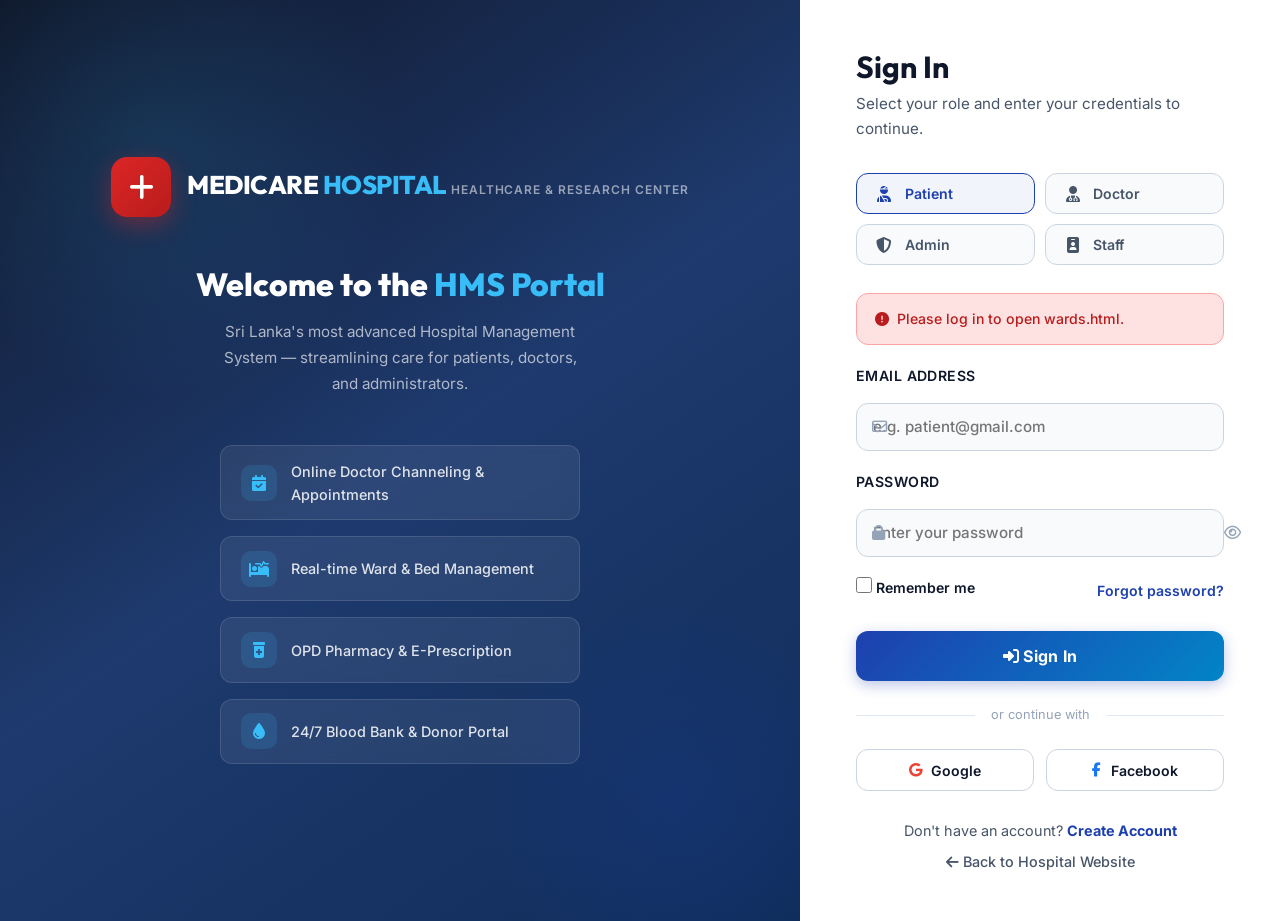
<file: wards.html>
<!DOCTYPE html>
<html lang="en">
<head>
  <meta charset="UTF-8">
  <meta name="viewport" content="width=device-width, initial-scale=1.0">
  <title>Ward Management — Medicare Hospital</title>
  <meta name="description" content="Real-time ward and bed management system at Medicare Hospital — ICU, CCU, Surgical, Pediatric and Private wards.">
  <link rel="stylesheet" href="https://cdnjs.cloudflare.com/ajax/libs/font-awesome/6.4.0/css/all.min.css">
  <link rel="stylesheet" href="css/style.css?v=20261004-2">
  <style>
    .page-hero { background: linear-gradient(135deg, #0f172a 0%, #0369a1 70%, #0284c7 100%); padding: 4rem 0 3rem; position: relative; overflow: hidden; }
    .page-hero::after { content:''; position:absolute; right:-100px; top:-100px; width:500px; height:500px; background:radial-gradient(circle,rgba(14,165,233,0.2) 0%,transparent 70%); }
    .page-hero-content { position: relative; z-index: 1; }
    .page-hero-tag { display:inline-block; background:rgba(56,189,248,0.2); color:var(--bright-cyan); padding:0.35rem 1rem; border-radius:var(--radius-full); font-size:0.8rem; font-weight:700; letter-spacing:0.08em; text-transform:uppercase; margin-bottom:1rem; border:1px solid rgba(56,189,248,0.3); }
    .page-hero h1 { color:#fff; font-size:2.4rem; margin-bottom:0.5rem; }
    .page-hero h1 span { color:var(--bright-cyan); }
    .page-hero p { color:rgba(255,255,255,0.7); font-size:1rem; }

    /* Live Indicator */
    .live-badge {
      display: inline-flex;
      align-items: center;
      gap: 0.4rem;
      background: rgba(16,185,129,0.15);
      color: #10b981;
      padding: 0.35rem 0.85rem;
      border-radius: var(--radius-full);
      font-size: 0.8rem;
      font-weight: 700;
      border: 1px solid rgba(16,185,129,0.3);
      margin-top: 0.75rem;
    }
    .live-dot { width: 8px; height: 8px; border-radius: 50%; background: #10b981; animation: blink 1.5s infinite; }
    @keyframes blink { 0%,100%{opacity:1;} 50%{opacity:0.3;} }

    /* Stats Row */
    .ward-stats-row {
      display: grid;
      grid-template-columns: repeat(auto-fit, minmax(130px, 1fr));
      gap: 1rem;
      padding: 1.75rem 0;
    }

    .ward-stat {
      background: var(--bg-surface);
      border-radius: var(--radius-lg);
      border: 1px solid var(--border-light);
      padding: 1.25rem;
      text-align: center;
      box-shadow: var(--shadow-sm);
      transition: var(--transition);
    }

    .ward-stat:hover { transform: translateY(-3px); box-shadow: var(--shadow-md); }

    .ward-stat-num {
      font-size: 2rem;
      font-weight: 800;
      line-height: 1;
      font-family: var(--font-heading);
    }

    .ward-stat-label { font-size: 0.78rem; color: var(--text-muted); font-weight: 600; text-transform: uppercase; letter-spacing: 0.04em; margin-top: 0.4rem; }

    /* Ward Tabs */
    .ward-tabs {
      display: flex;
      gap: 0.6rem;
      padding: 0.5rem 0 1.5rem;
      overflow-x: auto;
      scrollbar-width: none;
    }

    .ward-tab-btn {
      flex-shrink: 0;
      padding: 0.65rem 1.25rem;
      border-radius: var(--radius-md);
      border: 1.5px solid var(--border-medium);
      background: var(--bg-surface);
      cursor: pointer;
      font-weight: 600;
      font-size: 0.88rem;
      color: var(--text-muted);
      transition: var(--transition);
      display: flex;
      align-items: center;
      gap: 0.5rem;
    }

    .ward-tab-btn.active { color: #fff; border-color: transparent; box-shadow: 0 4px 12px rgba(0,0,0,0.15); }
    .ward-tab-btn:hover:not(.active) { border-color: var(--primary-blue); color: var(--primary-blue); }

    /* Legend */
    .bed-legend {
      display: flex;
      gap: 1.5rem;
      flex-wrap: wrap;
      margin-bottom: 1.75rem;
      padding: 0.85rem 1.25rem;
      background: var(--bg-surface);
      border-radius: var(--radius-md);
      border: 1px solid var(--border-light);
    }

    .legend-item {
      display: flex;
      align-items: center;
      gap: 0.5rem;
      font-size: 0.85rem;
      font-weight: 600;
      color: var(--text-muted);
    }

    .legend-dot { width: 14px; height: 14px; border-radius: 4px; }

    /* Ward Info Header */
    .ward-info-header {
      background: var(--bg-surface);
      border-radius: var(--radius-lg);
      border: 1px solid var(--border-light);
      padding: 1.5rem;
      margin-bottom: 1.5rem;
      display: flex;
      justify-content: space-between;
      align-items: center;
      flex-wrap: wrap;
      gap: 1rem;
    }

    .ward-info-title { font-size: 1.25rem; font-weight: 700; color: var(--primary-navy); margin-bottom: 0.25rem; }
    .ward-info-sub { font-size: 0.88rem; color: var(--text-muted); }

    .ward-occupancy-bar {
      width: 200px;
    }

    .occupancy-label { display: flex; justify-content: space-between; font-size: 0.82rem; font-weight: 600; margin-bottom: 0.35rem; }
    .occupancy-bar { height: 8px; background: var(--border-light); border-radius: 99px; overflow: hidden; }
    .occupancy-fill { height: 100%; border-radius: 99px; transition: width 0.8s ease; }

    /* Bed Grid */
    .bed-grid {
      display: grid;
      grid-template-columns: repeat(auto-fill, minmax(80px, 1fr));
      gap: 0.85rem;
      margin-bottom: 3rem;
    }

    .bed-cell {
      aspect-ratio: 1;
      border-radius: var(--radius-md);
      display: flex;
      flex-direction: column;
      align-items: center;
      justify-content: center;
      font-size: 0.75rem;
      font-weight: 700;
      cursor: pointer;
      transition: var(--transition);
      border: 2px solid;
      gap: 0.25rem;
      position: relative;
    }

    .bed-cell i { font-size: 1.3rem; }

    .bed-cell:hover { transform: scale(1.07); }

    .bed-available {
      background: rgba(16,185,129,0.08);
      border-color: rgba(16,185,129,0.4);
      color: #059669;
    }

    .bed-available:hover { background: rgba(16,185,129,0.18); }

    .bed-occupied {
      background: rgba(220,38,38,0.08);
      border-color: rgba(220,38,38,0.4);
      color: #dc2626;
    }

    .bed-occupied:hover { background: rgba(220,38,38,0.18); }

    .bed-reserved {
      background: rgba(245,158,11,0.08);
      border-color: rgba(245,158,11,0.4);
      color: #d97706;
    }

    .bed-maintenance {
      background: rgba(100,116,139,0.08);
      border-color: rgba(100,116,139,0.4);
      color: #64748b;
    }

    /* Bed Detail Popup */
    .bed-popup {
      position: fixed;
      z-index: 9000;
      background: var(--bg-surface);
      border-radius: var(--radius-lg);
      border: 1px solid var(--border-light);
      box-shadow: var(--shadow-lg);
      padding: 1.25rem;
      width: 260px;
      display: none;
    }

    .bed-popup.visible { display: block; }

    .bed-popup-header { display: flex; justify-content: space-between; align-items: center; margin-bottom: 0.75rem; }
    .bed-popup-id { font-weight: 800; font-size: 1rem; color: var(--primary-navy); }
    .bed-popup-close { background: none; border: none; cursor: pointer; color: var(--text-muted); font-size: 1rem; }
    .bed-popup-status { font-size: 0.82rem; font-weight: 700; padding: 0.25rem 0.65rem; border-radius: var(--radius-full); margin-bottom: 0.75rem; }
    .bed-popup-row { display: flex; justify-content: space-between; font-size: 0.83rem; padding: 0.35rem 0; border-bottom: 1px solid var(--border-light); color: var(--text-muted); }
    .bed-popup-row:last-child { border: none; }
    .bed-popup-row strong { color: var(--primary-navy); }
    /* Ward & Bed Management (merged module) */
    .wb-toolbar { display:flex; gap:0.75rem; align-items:center; flex-wrap:wrap; margin-bottom:1.25rem; }
    .wb-search { flex:1; min-width:220px; position:relative; }
    .wb-search i { position:absolute; left:0.9rem; top:50%; transform:translateY(-50%); color:var(--text-light); }
    .wb-search input, .wb-select { width:100%; padding:0.75rem 1rem 0.75rem 2.4rem; border:1.5px solid var(--border-medium); border-radius:var(--radius-md); font-size:0.9rem; background:var(--bg-surface); }
    .wb-select { width:auto; padding-left:1rem; }
    .wb-ward-grid { display:grid; grid-template-columns:repeat(auto-fill, minmax(340px, 1fr)); gap:1.25rem; margin-bottom:3rem; }
    .wb-ward-card { background:var(--bg-surface); border:1px solid var(--border-light); border-radius:var(--radius-lg); padding:1.25rem; box-shadow:var(--shadow-sm); }
    .wb-ward-head { display:flex; justify-content:space-between; align-items:flex-start; gap:0.5rem; margin-bottom:0.9rem; }
    .wb-ward-title { font-weight:800; color:var(--primary-navy); font-size:1.05rem; }
    .wb-ward-actions, .wb-bed-actions { display:flex; gap:0.4rem; flex-wrap:wrap; }
    .wb-counts { display:flex; gap:0.75rem; flex-wrap:wrap; font-size:0.78rem; font-weight:700; margin:0.6rem 0 0.9rem; }
    .wb-bed-grid { display:grid; grid-template-columns:repeat(auto-fill, minmax(150px, 1fr)); gap:0.6rem; }
    .wb-bed { border:1px solid var(--border-light); border-left:4px solid; border-radius:var(--radius-md); padding:0.6rem 0.7rem; background:var(--bg-main); font-size:0.82rem; }
    .wb-bed-top { display:flex; justify-content:space-between; align-items:center; gap:0.3rem; flex-wrap:wrap; }
    .wb-bed-top strong { white-space:nowrap; }
    .wb-badge { font-size:0.68rem; font-weight:700; padding:2px 7px; border-radius:var(--radius-full); white-space:nowrap; }
    .wb-bed-id { color:var(--text-muted); font-size:0.75rem; margin:0.2rem 0; }
    .wb-bed-patient { color:var(--primary-navy); font-size:0.76rem; margin-bottom:0.3rem; }
    .wb-link { background:none; border:1px solid var(--border-medium); border-radius:6px; padding:0.2rem 0.5rem; font-size:0.72rem; cursor:pointer; color:var(--primary-blue); }
    .wb-link.wb-danger { color:#dc2626; border-color:#fca5a5; }
    .wb-muted { color:var(--text-muted); font-size:0.8rem; }
    .wb-empty { grid-column:1/-1; text-align:center; padding:2.5rem; color:var(--text-muted); background:var(--bg-surface); border-radius:var(--radius-lg); }
    .wb-form label { display:block; font-size:0.85rem; font-weight:600; color:var(--primary-navy); margin:0.75rem 0 0.3rem; }
    .wb-form input, .wb-form select { width:100%; padding:0.7rem 0.9rem; border:1.5px solid var(--border-medium); border-radius:var(--radius-md); font-size:0.9rem; box-sizing:border-box; }
    .wb-form input[readonly] { background:var(--bg-main); color:var(--text-muted); }
    .wb-form button[type=submit] { width:100%; justify-content:center; margin-top:1.25rem; }
    @media (max-width: 600px) { .wb-ward-grid { grid-template-columns:1fr; } }
  </style>
  <script src="js/auth.js?v=20261004-2"></script>
</head>
<body>

  <!-- Top Bar -->
  <div class="top-bar">
    <div class="container top-bar-content">
      <div class="top-bar-info">
        <div class="top-bar-info-item"><i class="fa-solid fa-phone-flip"></i><span>Channeling: <strong>0115 777 888</strong></span></div>
        <div class="top-bar-info-item"><i class="fa-solid fa-truck-medical emergency-highlight"></i><span>Emergency: <strong class="emergency-highlight">0115 577 222</strong></span></div>
      </div>
    </div>
  </div>

  <!-- Header -->
  <header class="main-header">
    <div class="container navbar">
      <a href="index.html" class="brand-logo">
        <div class="logo-icon-wrap"><i class="fa-solid fa-plus"></i></div>
        <div class="brand-text">
          <span class="brand-name">MEDICARE <span>HOSPITAL</span></span>
          <span class="brand-tagline">Healthcare &amp; Research Center</span>
        </div>
      </a>
      <nav class="nav-menu" id="navMenu">
        <a href="index.html" class="nav-link">Home</a>
        <a href="departments.html" class="nav-link">Departments</a>
        <a href="doctors.html" class="nav-link">Find a Doctor</a>
        <a href="appointments.html" class="nav-link">Appointments</a>
        <a href="packages.html" class="nav-link">Packages</a>
      </nav>
      <div class="nav-cta">
        <a href="login.html" class="btn btn-primary"><i class="fa-solid fa-right-to-bracket"></i> Login</a>
        <button class="mobile-toggle" id="mobileToggle"><i class="fa-solid fa-bars"></i></button>
      </div>
    </div>
  </header>

  <!-- Page Hero -->
  <section class="page-hero">
    <div class="container page-hero-content">
      <div class="page-hero-tag"><i class="fa-solid fa-bed-pulse"></i> Ward Management</div>
      <h1>Ward &amp; <span>Bed Management</span></h1>
      <p>Manage wards and beds: add, edit and remove them, and track which beds are available, occupied, reserved or under maintenance.</p>
      <div class="live-badge"><span class="live-dot"></span> Live from the hospital database</div>
    </div>
  </section>

  <div class="container">
    <!-- Totals across all wards -->
    <div class="ward-stats-row">
      <div class="ward-stat"><div class="ward-stat-num" id="statWards" style="color:var(--primary-navy);">0</div><div class="ward-stat-label">Wards</div></div>
      <div class="ward-stat"><div class="ward-stat-num" id="statTotal" style="color:var(--primary-blue);">0</div><div class="ward-stat-label">Total Beds</div></div>
      <div class="ward-stat"><div class="ward-stat-num" id="statAvailable" style="color:#10b981;">0</div><div class="ward-stat-label">Available</div></div>
      <div class="ward-stat"><div class="ward-stat-num" id="statOccupied" style="color:#dc2626;">0</div><div class="ward-stat-label">Occupied</div></div>
      <div class="ward-stat"><div class="ward-stat-num" id="statReserved" style="color:#d97706;">0</div><div class="ward-stat-label">Reserved</div></div>
      <div class="ward-stat"><div class="ward-stat-num" id="statMaintenance" style="color:#64748b;">0</div><div class="ward-stat-label">Maintenance</div></div>
    </div>

    <!-- Toolbar -->
    <div class="wb-toolbar">
      <div class="wb-search">
        <i class="fa-solid fa-magnifying-glass"></i>
        <input type="text" id="searchBox" placeholder="Search ward, bed or patient..." oninput="renderWards()">
      </div>
      <select id="statusFilter" class="wb-select" onchange="renderWards()">
        <option value="">All bed statuses</option>
        <option>Available</option><option>Occupied</option><option>Reserved</option><option>Maintenance</option>
      </select>
      <button class="btn btn-secondary" onclick="openWardModal(null)" data-roles="admin"><i class="fa-solid fa-hospital"></i> Add Ward</button>
      <button class="btn btn-primary" onclick="openBedModal(null)" data-roles="staff admin"><i class="fa-solid fa-bed"></i> Add Bed</button>
    </div>

    <!-- Legend -->
    <div class="bed-legend">
      <div class="legend-item"><div class="legend-dot" style="background:#10b981;"></div> Available</div>
      <div class="legend-item"><div class="legend-dot" style="background:#dc2626;"></div> Occupied</div>
      <div class="legend-item"><div class="legend-dot" style="background:#f59e0b;"></div> Reserved</div>
      <div class="legend-item"><div class="legend-dot" style="background:#94a3b8;"></div> Maintenance</div>
    </div>

    <!-- Ward cards (one per ward, with its beds) -->
    <div id="wardContainer" class="wb-ward-grid"></div>
  </div>

  <!-- Add / Edit Ward -->
  <div class="appt-modal-overlay" id="wardModal">
    <div class="appt-modal-box" style="max-width:460px;">
      <div class="appt-modal-header">
        <h3 id="wardModalTitle"><i class="fa-solid fa-hospital"></i> Add Ward</h3>
        <button class="appt-modal-close" onclick="closeModal('wardModal')"><i class="fa-solid fa-xmark"></i></button>
      </div>
      <div class="appt-modal-body">
        <form id="wardForm" class="wb-form" onsubmit="saveWard(event)">
          <input type="hidden" id="wardEditing">
          <label>Ward ID *</label>
          <input type="text" id="wardId" required maxlength="30" pattern="[^ ]+" title="No spaces, e.g. WD-ICU" placeholder="e.g. WD-ICU">
          <label>Ward Number *</label>
          <input type="number" id="wardNumber" required min="1" placeholder="e.g. 5">
          <label>Ward Type *</label>
          <input type="text" id="wardType" required placeholder="e.g. ICU, General Ward, Pediatric">
          <button type="submit" class="btn btn-primary"><i class="fa-solid fa-floppy-disk"></i> Save Ward</button>
        </form>
      </div>
    </div>
  </div>

  <!-- Add / Edit Bed -->
  <div class="appt-modal-overlay" id="bedModal">
    <div class="appt-modal-box" style="max-width:460px;">
      <div class="appt-modal-header">
        <h3 id="bedModalTitle"><i class="fa-solid fa-bed"></i> Add Bed</h3>
        <button class="appt-modal-close" onclick="closeModal('bedModal')"><i class="fa-solid fa-xmark"></i></button>
      </div>
      <div class="appt-modal-body">
        <form id="bedForm" class="wb-form" onsubmit="saveBed(event)">
          <input type="hidden" id="bedEditing">
          <label>Bed ID *</label>
          <input type="text" id="bedId" required maxlength="30" pattern="[^ ]+" title="No spaces, e.g. ICU-B07" placeholder="e.g. ICU-B07">
          <label>Bed Number *</label>
          <input type="number" id="bedNumber" required min="1" placeholder="e.g. 7">
          <label>Ward *</label>
          <select id="bedWard" required></select>
          <label>Status *</label>
          <select id="bedStatus" required onchange="togglePatientField()">
            <option>Available</option><option>Occupied</option><option>Reserved</option><option>Maintenance</option>
          </select>
          <div id="patientField">
            <label>Patient Name</label>
            <input type="text" id="bedPatient" placeholder="Who is in / booked for this bed">
          </div>
          <button type="submit" class="btn btn-primary"><i class="fa-solid fa-floppy-disk"></i> Save Bed</button>
        </form>
      </div>
    </div>
  </div>

  <!-- Footer -->
  <footer class="footer">
    <div class="container">
      <div class="footer-bottom">
        <div>&copy; 2026 Medicare Hospital Management System. All Rights Reserved.</div>
      </div>
    </div>
  </footer>

  <script src="js/api.js?v=20261004-2"></script>
  <script>
    // Ward & Bed Management — data from /api/wards and /api/beds (WardController.java, BedController.java)
    let wards = [];
    let beds = [];

    const STATUS_COLORS = { Available: '#10b981', Occupied: '#dc2626', Reserved: '#f59e0b', Maintenance: '#94a3b8' };

    async function loadWards() {
      try {
        [wards, beds] = await Promise.all([api('/wards'), api('/beds')]);
        updateTotals();
        fillSelect(document.getElementById('bedWard'), wards, w => w.wardId, w => `${w.wardId} - ${w.wardType}`, '-- Select ward --');
        renderWards();
      } catch (err) {
        document.getElementById('wardContainer').innerHTML =
          `<div class="wb-empty" style="color:#dc2626;"><i class="fa-solid fa-circle-exclamation"></i> ${esc(err.message)}</div>`;
      }
    }

    function count(list, status) {
      return list.filter(b => b.status === status).length;
    }

    function updateTotals() {
      document.getElementById('statWards').textContent = wards.length;
      document.getElementById('statTotal').textContent = beds.length;
      for (const s of ['Available', 'Occupied', 'Reserved', 'Maintenance']) {
        document.getElementById('stat' + s).textContent = count(beds, s);
      }
    }

    // One card per ward, with its beds; the search box and status filter narrow what is shown
    function renderWards() {
      const query = document.getElementById('searchBox').value.trim().toLowerCase();
      const statusFilter = document.getElementById('statusFilter').value;
      const container = document.getElementById('wardContainer');

      if (!wards.length) {
        container.innerHTML = '<div class="wb-empty">No wards yet. Click "Add Ward" to create the first one.</div>';
        return;
      }

      const cards = wards.map(ward => {
        const wardBeds = beds.filter(b => b.wardId === ward.wardId).sort((a, b) => a.bedNumber - b.bedNumber);
        const wardMatches = `${ward.wardId} ${ward.wardNumber} ${ward.wardType}`.toLowerCase().includes(query);
        const shownBeds = wardBeds.filter(b =>
          (!statusFilter || b.status === statusFilter) &&
          (wardMatches || `${b.bedId} ${b.bedNumber} ${b.patientName || ''}`.toLowerCase().includes(query)));
        if ((query || statusFilter) && !shownBeds.length && !(wardMatches && !statusFilter)) return '';

        const total = wardBeds.length;
        const occupied = count(wardBeds, 'Occupied');
        const pct = total ? Math.round(occupied / total * 100) : 0;
        const barColor = pct >= 85 ? '#dc2626' : pct >= 60 ? '#f59e0b' : '#10b981';

        const bedTiles = shownBeds.length ? shownBeds.map(b => `
          <div class="wb-bed" style="border-left-color:${STATUS_COLORS[b.status]};">
            <div class="wb-bed-top">
              <strong><i class="fa-solid fa-bed"></i> Bed ${b.bedNumber}</strong>
              <span class="wb-badge" style="background:${STATUS_COLORS[b.status]}1a;color:${STATUS_COLORS[b.status]};">${esc(b.status)}</span>
            </div>
            <div class="wb-bed-id">${esc(b.bedId)}</div>
            ${b.patientName ? `<div class="wb-bed-patient"><i class="fa-solid fa-user"></i> ${esc(b.patientName)}</div>` : ''}
            <div class="wb-bed-actions" data-roles="staff admin">
              <button class="wb-link" onclick="openBedModal('${esc(b.bedId)}')"><i class="fa-solid fa-pen"></i> Edit</button>
              <button class="wb-link wb-danger" onclick="deleteBed('${esc(b.bedId)}')"><i class="fa-solid fa-trash"></i> Delete</button>
            </div>
          </div>`).join('') : '<p class="wb-muted">No beds in this ward' + (statusFilter ? ' with this status' : '') + '.</p>';

        return `
          <div class="wb-ward-card">
            <div class="wb-ward-head">
              <div>
                <div class="wb-ward-title">Ward ${ward.wardNumber} — ${esc(ward.wardType)}</div>
                <div class="wb-muted">ID: ${esc(ward.wardId)}</div>
              </div>
              <div class="wb-ward-actions" data-roles="admin">
                <button class="wb-link" onclick="openWardModal('${esc(ward.wardId)}')"><i class="fa-solid fa-pen"></i> Edit</button>
                <button class="wb-link wb-danger" onclick="deleteWard('${esc(ward.wardId)}')"><i class="fa-solid fa-trash"></i> Delete</button>
              </div>
            </div>
            <div class="occupancy-label"><span>Occupancy</span><span>${occupied} of ${total} beds (${pct}%)</span></div>
            <div class="occupancy-bar"><div class="occupancy-fill" style="width:${pct}%;background:${barColor};"></div></div>
            <div class="wb-counts">
              <span style="color:#10b981;">${count(wardBeds, 'Available')} available</span>
              <span style="color:#dc2626;">${occupied} occupied</span>
              <span style="color:#d97706;">${count(wardBeds, 'Reserved')} reserved</span>
              <span style="color:#64748b;">${count(wardBeds, 'Maintenance')} maintenance</span>
            </div>
            <div class="wb-bed-grid">${bedTiles}</div>
          </div>`;
      }).join('');

      container.innerHTML = cards || '<div class="wb-empty">No wards or beds match your search.</div>';
    }

    // ---------- Wards ----------
    function openWardModal(wardId) {
      const w = wardId ? wards.find(x => x.wardId === wardId) : null;
      document.getElementById('wardForm').reset();
      document.getElementById('wardEditing').value = w ? w.wardId : '';
      document.getElementById('wardId').value = w ? w.wardId : '';
      document.getElementById('wardId').readOnly = !!w;   // the ID cannot change after creation
      document.getElementById('wardNumber').value = w ? w.wardNumber : '';
      document.getElementById('wardType').value = w ? w.wardType : '';
      document.getElementById('wardModalTitle').innerHTML = w
        ? `<i class="fa-solid fa-pen"></i> Edit Ward ${esc(w.wardId)}` : '<i class="fa-solid fa-hospital"></i> Add Ward';
      document.getElementById('wardModal').classList.add('active');
    }

    async function saveWard(e) {
      e.preventDefault();
      const editing = document.getElementById('wardEditing').value;
      const ward = {
        wardId: document.getElementById('wardId').value.trim(),
        wardNumber: parseInt(document.getElementById('wardNumber').value),
        wardType: document.getElementById('wardType').value.trim()
      };
      try {
        editing ? await api(`/wards/${encodeURIComponent(editing)}`, 'PUT', ward) : await api('/wards', 'POST', ward);
        closeModal('wardModal');
        await loadWards();
        alert(`✅ Ward ${ward.wardId} ${editing ? 'updated' : 'added'}.`);
      } catch (err) {
        alert('❌ Could not save ward:\n' + err.message);
      }
    }

    async function deleteWard(wardId) {
      if (!confirm(`Delete ward ${wardId}?`)) return;
      try {
        await api(`/wards/${encodeURIComponent(wardId)}`, 'DELETE');
        await loadWards();
      } catch (err) {
        alert('❌ ' + err.message);   // e.g. the ward still has beds
      }
    }

    // ---------- Beds ----------
    function togglePatientField() {
      const status = document.getElementById('bedStatus').value;
      document.getElementById('patientField').style.display = (status === 'Occupied' || status === 'Reserved') ? 'block' : 'none';
    }

    function openBedModal(bedId) {
      if (!wards.length) { alert('Please add a ward first.'); return; }
      const b = bedId ? beds.find(x => x.bedId === bedId) : null;
      document.getElementById('bedForm').reset();
      document.getElementById('bedEditing').value = b ? b.bedId : '';
      document.getElementById('bedId').value = b ? b.bedId : '';
      document.getElementById('bedId').readOnly = !!b;
      document.getElementById('bedNumber').value = b ? b.bedNumber : '';
      document.getElementById('bedWard').value = b ? b.wardId : '';
      document.getElementById('bedStatus').value = b ? b.status : 'Available';
      document.getElementById('bedPatient').value = b && b.patientName ? b.patientName : '';
      togglePatientField();
      document.getElementById('bedModalTitle').innerHTML = b
        ? `<i class="fa-solid fa-pen"></i> Edit Bed ${esc(b.bedId)}` : '<i class="fa-solid fa-bed"></i> Add Bed';
      document.getElementById('bedModal').classList.add('active');
    }

    async function saveBed(e) {
      e.preventDefault();
      const editing = document.getElementById('bedEditing').value;
      const bed = {
        bedId: document.getElementById('bedId').value.trim(),
        bedNumber: parseInt(document.getElementById('bedNumber').value),
        wardId: document.getElementById('bedWard').value,
        status: document.getElementById('bedStatus').value,
        patientName: document.getElementById('bedPatient').value.trim() || null
      };
      try {
        editing ? await api(`/beds/${encodeURIComponent(editing)}`, 'PUT', bed) : await api('/beds', 'POST', bed);
        closeModal('bedModal');
        await loadWards();
        alert(`✅ Bed ${bed.bedId} ${editing ? 'updated' : 'added'}.`);
      } catch (err) {
        alert('❌ Could not save bed:\n' + err.message);
      }
    }

    async function deleteBed(bedId) {
      if (!confirm(`Delete bed ${bedId}?`)) return;
      try {
        await api(`/beds/${encodeURIComponent(bedId)}`, 'DELETE');
        await loadWards();
      } catch (err) {
        alert('❌ ' + err.message);   // e.g. the bed is occupied
      }
    }

    function closeModal(id) { document.getElementById(id).classList.remove('active'); }

    document.getElementById('mobileToggle').addEventListener('click', () => document.getElementById('navMenu').classList.toggle('active'));

    loadWards();
  </script>
</body>
</html>
</file>
<file: css/style.css>
/* ==========================================================================
   MEDICARE HOSPITAL - DESIGN SYSTEM & UI STYLESHEET
   Inspired by Nawaloka Hospitals & Modern Healthcare Web Aesthetics
   Includes 6 Core Management Branches: Ward, Appointment, Doctor Roster, OT, Pharmacy, Blood Bank
   ========================================================================== */

@import url('https://fonts.googleapis.com/css2?family=Inter:wght@300;400;500;600;700&family=Outfit:wght@400;500;600;700;800&display=swap');

/* --- CSS Variables & Design Tokens --- */
:root {
  --font-primary: 'Inter', system-ui, -apple-system, sans-serif;
  --font-heading: 'Outfit', system-ui, -apple-system, sans-serif;

  /* Color Palette */
  --primary-navy: #0f172a;
  --primary-blue: #1e40af;
  --accent-cyan: #0284c7;
  --bright-cyan: #38bdf8;
  --emergency-red: #dc2626;
  --emergency-red-hover: #b91c1c;
  --success-green: #10b981;
  --warning-gold: #f59e0b;
  --purple-accent: #7c3aed;
  
  /* Light Neutral Tones */
  --bg-main: #f8fafc;
  --bg-surface: #ffffff;
  --bg-subtle: #f1f5f9;
  --border-light: #e2e8f0;
  --border-medium: #cbd5e1;
  
  /* Text Colors */
  --text-dark: #0f172a;
  --text-muted: #475569;
  --text-light: #94a3b8;
  --text-white: #ffffff;
  
  /* Shadows & Glassmorphism */
  --shadow-sm: 0 2px 4px rgba(15, 23, 42, 0.04);
  --shadow-md: 0 10px 25px -5px rgba(15, 23, 42, 0.08);
  --shadow-lg: 0 20px 35px -10px rgba(15, 23, 42, 0.12);
  --shadow-glow: 0 0 25px rgba(2, 132, 199, 0.25);
  
  --glass-bg: rgba(255, 255, 255, 0.88);
  --glass-border: rgba(255, 255, 255, 0.4);
  --glass-shadow: 0 8px 32px 0 rgba(15, 23, 42, 0.12);

  /* Layout Constants */
  --radius-sm: 8px;
  --radius-md: 12px;
  --radius-lg: 20px;
  --radius-full: 9999px;
  --transition: all 0.3s cubic-bezier(0.4, 0, 0.2, 1);
}

/* --- Base & Reset --- */
*, *::before, *::after {
  box-sizing: border-box;
  margin: 0;
  padding: 0;
}

html {
  scroll-behavior: smooth;
  font-size: 16px;
}

body {
  font-family: var(--font-primary);
  background-color: var(--bg-main);
  color: var(--text-dark);
  line-height: 1.6;
  overflow-x: hidden;
}

h1, h2, h3, h4, h5, h6 {
  font-family: var(--font-heading);
  font-weight: 700;
  color: var(--text-dark);
  line-height: 1.25;
}

a {
  text-decoration: none;
  color: inherit;
  transition: var(--transition);
}

ul {
  list-style: none;
}

img {
  max-width: 100%;
  height: auto;
  display: block;
}

button, input, select, textarea {
  font-family: inherit;
  font-size: inherit;
}

/* --- Utility Classes --- */
.container {
  width: 100%;
  max-width: 1280px;
  margin: 0 auto;
  padding: 0 1.5rem;
}

.section-padding {
  padding: 5rem 0;
}

.section-header {
  text-align: center;
  max-width: 750px;
  margin: 0 auto 3.5rem;
}

.section-tag {
  display: inline-block;
  padding: 0.35rem 1rem;
  background: rgba(2, 132, 199, 0.1);
  color: var(--accent-cyan);
  border-radius: var(--radius-full);
  font-weight: 600;
  font-size: 0.875rem;
  letter-spacing: 0.05em;
  text-transform: uppercase;
  margin-bottom: 0.75rem;
}

.section-title {
  font-size: 2.25rem;
  color: var(--primary-navy);
  margin-bottom: 1rem;
}

.section-subtitle {
  color: var(--text-muted);
  font-size: 1.1rem;
}

.btn {
  display: inline-flex;
  align-items: center;
  justify-content: center;
  gap: 0.5rem;
  padding: 0.85rem 1.75rem;
  border-radius: var(--radius-md);
  font-weight: 600;
  font-size: 0.95rem;
  cursor: pointer;
  transition: var(--transition);
  border: none;
  outline: none;
}

.btn-primary {
  background: linear-gradient(135deg, var(--primary-blue), var(--accent-cyan));
  color: var(--text-white);
  box-shadow: 0 4px 14px rgba(30, 64, 175, 0.3);
}

.btn-primary:hover {
  transform: translateY(-2px);
  box-shadow: 0 6px 20px rgba(30, 64, 175, 0.45);
}

.btn-secondary {
  background: var(--bg-surface);
  color: var(--primary-navy);
  border: 1px solid var(--border-medium);
}

.btn-secondary:hover {
  background: var(--bg-subtle);
  border-color: var(--primary-navy);
}

.btn-emergency {
  background: linear-gradient(135deg, var(--emergency-red), #ef4444);
  color: var(--text-white);
  box-shadow: 0 4px 14px rgba(220, 38, 38, 0.35);
  animation: pulse-red 2s infinite;
}

.btn-emergency:hover {
  background: var(--emergency-red-hover);
  transform: translateY(-2px);
}

@keyframes pulse-red {
  0% { box-shadow: 0 0 0 0 rgba(220, 38, 38, 0.5); }
  70% { box-shadow: 0 0 0 12px rgba(220, 38, 38, 0); }
  100% { box-shadow: 0 0 0 0 rgba(220, 38, 38, 0); }
}

/* --- Top Emergency Bar --- */
.top-bar {
  background-color: var(--primary-navy);
  color: rgba(255, 255, 255, 0.85);
  font-size: 0.85rem;
  padding: 0.5rem 0;
  border-bottom: 1px solid rgba(255, 255, 255, 0.1);
}

.top-bar-content {
  display: flex;
  justify-content: space-between;
  align-items: center;
  flex-wrap: wrap;
  gap: 1rem;
}

.top-bar-info {
  display: flex;
  align-items: center;
  gap: 1.5rem;
}

.top-bar-info-item {
  display: flex;
  align-items: center;
  gap: 0.5rem;
}

.top-bar-info-item i {
  color: var(--bright-cyan);
}

.emergency-highlight {
  color: #f87171;
  font-weight: 700;
}

.top-bar-actions {
  display: flex;
  align-items: center;
  gap: 1rem;
}

.portal-link {
  color: var(--bright-cyan);
  font-weight: 600;
  display: flex;
  align-items: center;
  gap: 0.35rem;
}

.portal-link:hover {
  text-decoration: underline;
}

/* --- Main Navigation Header --- */
.main-header {
  position: sticky;
  top: 0;
  z-index: 1000;
  background: var(--glass-bg);
  backdrop-filter: blur(12px);
  -webkit-backdrop-filter: blur(12px);
  border-bottom: 1px solid var(--border-light);
  box-shadow: var(--shadow-sm);
  transition: var(--transition);
}

.navbar {
  display: flex;
  align-items: center;
  justify-content: space-between;
  height: 80px;
}

.brand-logo {
  display: flex;
  align-items: center;
  gap: 0.75rem;
}

.logo-icon-wrap {
  width: 44px;
  height: 44px;
  background: linear-gradient(135deg, var(--emergency-red), #b91c1c);
  border-radius: var(--radius-md);
  display: flex;
  align-items: center;
  justify-content: center;
  color: var(--text-white);
  font-size: 1.5rem;
  box-shadow: 0 4px 10px rgba(220, 38, 38, 0.3);
}

.brand-text {
  display: flex;
  flex-direction: column;
}

.brand-name {
  font-family: var(--font-heading);
  font-size: 1.35rem;
  font-weight: 800;
  letter-spacing: -0.02em;
  color: var(--primary-navy);
  line-height: 1;
}

.brand-name span {
  color: var(--accent-cyan);
}

.brand-tagline {
  font-size: 0.7rem;
  color: var(--text-muted);
  letter-spacing: 0.08em;
  text-transform: uppercase;
  font-weight: 600;
  margin-top: 2px;
}

.nav-menu {
  display: flex;
  align-items: center;
  gap: 1.75rem;
}

.nav-link {
  font-weight: 500;
  color: var(--text-dark);
  font-size: 0.92rem;
  position: relative;
  padding: 0.5rem 0;
}

.nav-link:hover, .nav-link.active {
  color: var(--primary-blue);
}

.nav-link::after {
  content: '';
  position: absolute;
  bottom: 0;
  left: 0;
  width: 0;
  height: 2px;
  background: var(--accent-cyan);
  transition: var(--transition);
}

.nav-link:hover::after, .nav-link.active::after {
  width: 100%;
}

.nav-cta {
  display: flex;
  align-items: center;
  gap: 1rem;
}

.mobile-toggle {
  display: none;
  background: none;
  border: none;
  font-size: 1.5rem;
  color: var(--primary-navy);
  cursor: pointer;
}

/* --- Hero Section (Medicare Hospital Exterior Photo) --- */
.hero-section {
  position: relative;
  min-height: 640px;
  background: linear-gradient(rgba(15, 23, 42, 0.65), rgba(15, 23, 42, 0.85)), 
              url('../Images/png001.jpg') center/cover no-repeat;
  display: flex;
  align-items: center;
  color: var(--text-white);
  padding: 4rem 0 7rem;
}

.hero-content {
  max-width: 800px;
}

.hero-badge {
  display: inline-flex;
  align-items: Center;
  gap: 0.5rem;
  background: rgba(56, 189, 248, 0.15);
  border: 1px solid rgba(56, 189, 248, 0.3);
  backdrop-filter: blur(8px);
  padding: 0.4rem 1.2rem;
  border-radius: var(--radius-full);
  font-size: 0.875rem;
  font-weight: 600;
  color: var(--bright-cyan);
  margin-bottom: 1.5rem;
}

.hero-title {
  font-size: 3.25rem;
  font-weight: 800;
  color: #ffffff;
  line-height: 1.15;
  margin-bottom: 1.25rem;
  text-shadow: 0 2px 10px rgba(0, 0, 0, 0.3);
}

.hero-title span {
  background: linear-gradient(135deg, #38bdf8, #818cf8);
  -webkit-background-clip: text;
  background-clip: text;
  -webkit-text-fill-color: transparent;
}

.hero-description {
  font-size: 1.2rem;
  color: rgba(255, 255, 255, 0.9);
  margin-bottom: 2rem;
  max-width: 650px;
}

.hero-highlights {
  display: flex;
  gap: 2rem;
  margin-bottom: 2rem;
  flex-wrap: wrap;
}

.highlight-item {
  display: flex;
  align-items: Center;
  gap: 0.5rem;
  font-weight: 500;
  font-size: 0.95rem;
}

.highlight-item i {
  color: var(--bright-cyan);
}

/* --- Quick Channeling Search Bar (Hero Overlap) --- */
.channeling-bar-wrapper {
  margin-top: -4.5rem;
  position: relative;
  z-index: 100;
}

.channeling-bar {
  background: var(--bg-surface);
  border-radius: var(--radius-lg);
  padding: 1.75rem;
  box-shadow: var(--shadow-lg);
  border: 1px solid var(--border-light);
}

.channeling-form-grid {
  display: grid;
  grid-template-columns: 1fr 1fr 1fr auto;
  gap: 1.25rem;
  align-items: end;
}

.form-group {
  display: flex;
  flex-direction: column;
  gap: 0.5rem;
}

.form-group label {
  font-size: 0.85rem;
  font-weight: 600;
  color: var(--primary-navy);
  text-transform: uppercase;
  letter-spacing: 0.03em;
  display: flex;
  align-items: center;
  gap: 0.4rem;
}

.form-group label i {
  color: var(--accent-cyan);
}

.form-control {
  width: 100%;
  padding: 0.85rem 1rem;
  background: var(--bg-subtle);
  border: 1px solid var(--border-light);
  border-radius: var(--radius-md);
  color: var(--text-dark);
  font-weight: 500;
  outline: none;
  transition: var(--transition);
}

.form-control:focus {
  background: #ffffff;
  border-color: var(--accent-cyan);
  box-shadow: 0 0 0 3px rgba(2, 132, 199, 0.15);
}

/* ==========================================
   6 CORE MANAGEMENT BRANCHES SECTION
   ========================================== */
.branches-section {
  padding-top: 5rem;
}

.branches-grid {
  display: grid;
  grid-template-columns: repeat(auto-fit, minmax(340px, 1fr));
  gap: 2rem;
}

.branch-card {
  background: var(--bg-surface);
  border-radius: var(--radius-lg);
  padding: 2.25rem 1.75rem;
  border: 1px solid var(--border-light);
  box-shadow: var(--shadow-sm);
  transition: var(--transition);
  display: flex;
  flex-direction: column;
  position: relative;
  overflow: hidden;
}

.branch-card::before {
  content: '';
  position: absolute;
  top: 0;
  left: 0;
  width: 5px;
  height: 100%;
  background: var(--accent-cyan);
  transition: var(--transition);
}

.branch-card:hover {
  transform: translateY(-6px);
  box-shadow: var(--shadow-md);
  border-color: rgba(2, 132, 199, 0.4);
}


.branch-card.b-ward::before { background: #1e40af; }
.branch-card.b-appointment::before { background: #1e40af; }
.branch-card.b-doctor::before { background: #7c3aed; }
.branch-card.b-ot::before { background: #f59e0b; }
.branch-card.b-pharmacy::before { background: #10b981; }
.branch-card.b-blood::before { background: #dc2626; }

.branch-header {
  display: flex;
  align-items: center;
  justify-content: space-between;
  margin-bottom: 1.25rem;
}

.branch-icon-wrap {
  width: 56px;
  height: 56px;
  border-radius: var(--radius-md);
  display: flex;
  align-items: center;
  justify-content: center;
  font-size: 1.65rem;
}

.b-ward .branch-icon-wrap { background: #e0f2fe; color: #0284c7; }
.b-appointment .branch-icon-wrap { background: #dbeafe; color: #1e40af; }
.b-doctor .branch-icon-wrap { background: #f3e8ff; color: #7c3aed; }
.b-ot .branch-icon-wrap { background: #fef3c7; color: #d97706; }
.b-pharmacy .branch-icon-wrap { background: #d1fae5; color: #059669; }
.b-blood .branch-icon-wrap { background: #fee2e2; color: #dc2626; }

.branch-status-badge {
  font-size: 0.78rem;
  font-weight: 700;
  padding: 0.35rem 0.85rem;
  border-radius: var(--radius-full);
  text-transform: uppercase;
  letter-spacing: 0.03em;
}

.badge-live { background: #dcfce7; color: #15803d; }
.badge-urgent { background: #fee2e2; color: #b91c1c; }
.badge-active { background: #e0f2fe; color: #0369a1; }

.branch-title {
  font-size: 1.35rem;
  color: var(--primary-navy);
  margin-bottom: 0.5rem;
}

.branch-desc {
  font-size: 0.9rem;
  color: var(--text-muted);
  margin-bottom: 1.5rem;
  flex-grow: 1;
}

.branch-features-list {
  display: flex;
  flex-direction: column;
  gap: 0.5rem;
  margin-bottom: 1.75rem;
  font-size: 0.85rem;
  color: var(--text-muted);
}

.branch-features-list li {
  display: flex;
  align-items: center;
  gap: 0.5rem;
}

.branch-features-list li i {
  color: var(--accent-cyan);
}

/* --- Blood Bank Inventory Grid --- */
.blood-grid {
  display: grid;
  grid-template-columns: repeat(4, 1fr);
  gap: 0.75rem;
  margin: 1rem 0;
}

.blood-item {
  background: #fff5f5;
  border: 1px solid #fca5a5;
  border-radius: var(--radius-md);
  padding: 0.75rem;
  text-align: center;
}

.blood-group-tag {
  font-weight: 800;
  font-size: 1.1rem;
  color: var(--emergency-red);
}

.blood-unit-count {
  font-size: 0.75rem;
  color: var(--text-muted);
}

/* --- Ward Bed Grid --- */
.ward-grid {
  display: grid;
  grid-template-columns: repeat(auto-fit, minmax(130px, 1fr));
  gap: 1rem;
  margin: 1rem 0;
}

.ward-card {
  background: var(--bg-subtle);
  border-radius: var(--radius-md);
  padding: 0.85rem;
  border: 1px solid var(--border-light);
  text-align: center;
}

.ward-card-name {
  font-size: 0.8rem;
  font-weight: 700;
  color: var(--primary-navy);
}

.ward-card-avail {
  font-size: 1.1rem;
  font-weight: 800;
  color: var(--accent-cyan);
}

/* --- OT Schedule Timeline --- */
.ot-timeline {
  display: flex;
  flex-direction: column;
  gap: 0.75rem;
  margin: 1rem 0;
}

.ot-slot {
  background: var(--bg-subtle);
  border-left: 3px solid var(--warning-gold);
  padding: 0.75rem 1rem;
  border-radius: var(--radius-sm);
  display: flex;
  justify-content: space-between;
  align-items: center;
  font-size: 0.85rem;
}

/* --- Doctor Roster Table --- */
.roster-table {
  width: 100%;
  border-collapse: collapse;
  margin: 1rem 0;
  font-size: 0.85rem;
}

.roster-table th, .roster-table td {
  padding: 0.65rem 0.85rem;
  text-align: left;
  border-bottom: 1px solid var(--border-light);
}

.roster-table th {
  background: var(--primary-navy);
  color: var(--text-white);
  font-weight: 600;
}

/* --- Specialty Centers Grid --- */
.specialties-grid {
  display: grid;
  grid-template-columns: repeat(auto-fill, minmax(280px, 1fr));
  gap: 1.75rem;
}

.specialty-card {
  background: var(--bg-surface);
  border-radius: var(--radius-lg);
  padding: 2rem;
  border: 1px solid var(--border-light);
  box-shadow: var(--shadow-sm);
  transition: var(--transition);
  display: flex;
  flex-direction: column;
}

.specialty-card:hover {
  transform: translateY(-4px);
  box-shadow: var(--shadow-md);
  border-color: var(--accent-cyan);
}

.specialty-header {
  display: flex;
  align-items: center;
  gap: 1rem;
  margin-bottom: 1rem;
}

.specialty-icon {
  width: 50px;
  height: 50px;
  background: rgba(2, 132, 199, 0.1);
  color: var(--accent-cyan);
  border-radius: var(--radius-md);
  display: flex;
  align-items: center;
  justify-content: center;
  font-size: 1.5rem;
}

.specialty-title {
  font-size: 1.25rem;
  color: var(--primary-navy);
}

.specialty-desc {
  font-size: 0.9rem;
  color: var(--text-muted);
  margin-bottom: 1.5rem;
  flex-grow: 1;
}

.specialty-link {
  color: var(--primary-blue);
  font-weight: 600;
  font-size: 0.9rem;
  display: inline-flex;
  align-items: center;
  gap: 0.4rem;
}

.specialty-link:hover {
  color: var(--accent-cyan);
  gap: 0.6rem;
}

/* --- Doctor Channeling Finder Section (Featured Surgeon Background) --- */
.channel-specialist-section {
  position: relative;
  background: linear-gradient(135deg, rgba(72, 97, 153, 0.88), rgba(15, 23, 42, 0.94));
  color: var(--text-white);
}

.channel-specialist-section .section-title {
  color: #ffffff;
}

.channel-specialist-section .section-subtitle {
  color: rgba(255, 255, 255, 0.85);
}

.doctor-search-box {
  background: rgba(255, 255, 255, 0.95);
  backdrop-filter: blur(12px);
  -webkit-backdrop-filter: blur(12px);
  border-radius: var(--radius-lg);
  padding: 1.5rem;
  box-shadow: var(--shadow-lg);
  margin-bottom: 2.5rem;
  border: 1px solid rgba(255, 255, 255, 0.4);
}

.doctor-filter-tabs {
  display: flex;
  gap: 0.75rem;
  overflow-x: auto;
  padding-bottom: 0.5rem;
  margin-bottom: 1.5rem;
}

.filter-tab {
  padding: 0.6rem 1.25rem;
  background: var(--bg-subtle);
  color: var(--text-muted);
  border-radius: var(--radius-full);
  font-weight: 600;
  font-size: 0.875rem;
  border: none;
  cursor: pointer;
  white-space: nowrap;
  transition: var(--transition);
}

.filter-tab.active, .filter-tab:hover {
  background: var(--primary-navy);
  color: var(--text-white);
}

.doctors-grid {
  display: grid;
  grid-template-columns: repeat(auto-fill, minmax(320px, 1fr));
  gap: 2rem;
}

.doctor-card {
  background: var(--bg-surface);
  border-radius: var(--radius-lg);
  overflow: hidden;
  border: 1px solid var(--border-light);
  box-shadow: var(--shadow-sm);
  transition: var(--transition);
  display: flex;
  flex-direction: column;
}

.doctor-card:hover {
  transform: translateY(-6px);
  box-shadow: var(--shadow-md);
}

.doctor-img-wrap {
  height: 220px;
  position: relative;
  background: var(--bg-subtle);
  overflow: hidden;
}

.doctor-img {
  width: 100%;
  height: 100%;
  object-fit: cover;
  transition: var(--transition);
}

.doctor-card:hover .doctor-img {
  transform: scale(1.05);
}

.doctor-dept-badge {
  position: absolute;
  top: 1rem;
  right: 1rem;
  background: rgba(15, 23, 42, 0.85);
  backdrop-filter: blur(4px);
  color: var(--bright-cyan);
  padding: 0.35rem 0.85rem;
  border-radius: var(--radius-full);
  font-size: 0.75rem;
  font-weight: 600;
}

.doctor-details {
  padding: 1.5rem;
  display: flex;
  flex-direction: column;
  flex-grow: 1;
}

.doctor-name {
  font-size: 1.25rem;
  color: var(--primary-navy);
  margin-bottom: 0.25rem;
}

.doctor-qualifications {
  font-size: 0.85rem;
  color: var(--accent-cyan);
  font-weight: 600;
  margin-bottom: 0.75rem;
}

.doctor-meta {
  font-size: 0.85rem;
  color: var(--text-muted);
  display: flex;
  flex-direction: column;
  gap: 0.4rem;
  margin-bottom: 1.25rem;
}

.doctor-meta-item {
  display: flex;
  align-items: center;
  gap: 0.5rem;
}

.doctor-footer {
  margin-top: auto;
  display: flex;
  align-items: center;
  justify-content: space-between;
  padding-top: 1rem;
  border-top: 1px solid var(--border-light);
}

.doctor-fee {
  display: flex;
  flex-direction: column;
}

.fee-label {
  font-size: 0.75rem;
  color: var(--text-light);
}

.fee-amount {
  font-weight: 700;
  color: var(--primary-navy);
  font-size: 1.1rem;
}

/* --- Health Packages Section --- */
.packages-grid {
  display: grid;
  grid-template-columns: repeat(auto-fit, minmax(280px, 1fr));
  gap: 2rem;
}

.package-card {
  background: var(--bg-surface);
  border-radius: var(--radius-lg);
  border: 1px solid var(--border-light);
  padding: 2.25rem 1.75rem;
  box-shadow: var(--shadow-sm);
  transition: var(--transition);
  position: relative;
  display: flex;
  flex-direction: column;
}

.package-card.popular {
  border-color: var(--accent-cyan);
  box-shadow: var(--shadow-glow);
}

.package-badge {
  position: absolute;
  top: -12px;
  right: 1.5rem;
  background: linear-gradient(135deg, var(--accent-cyan), var(--primary-blue));
  color: var(--text-white);
  padding: 0.25rem 0.85rem;
  border-radius: var(--radius-full);
  font-size: 0.75rem;
  font-weight: 700;
  text-transform: uppercase;
}

.package-title {
  font-size: 1.35rem;
  color: var(--primary-navy);
  margin-bottom: 0.5rem;
}

.package-price {
  font-size: 2rem;
  font-weight: 800;
  color: var(--primary-blue);
  margin-bottom: 1.5rem;
  display: flex;
  align-items: baseline;
  gap: 0.35rem;
}

.package-price span {
  font-size: 0.85rem;
  font-weight: 500;
  color: var(--text-muted);
}

.package-features {
  list-style: none;
  margin-bottom: 2rem;
  display: flex;
  flex-direction: column;
  gap: 0.75rem;
  flex-grow: 1;
}

.package-features li {
  font-size: 0.9rem;
  color: var(--text-muted);
  display: flex;
  align-items: center;
  gap: 0.6rem;
}

.package-features li i {
  color: var(--success-green);
}

/* --- Hospital Stats Counter Bar --- */
.stats-section {
  background: linear-gradient(135deg, var(--primary-navy), #1e293b);
  color: var(--text-white);
}

.stats-grid {
  display: grid;
  grid-template-columns: repeat(auto-fit, minmax(200px, 1fr));
  gap: 2rem;
  text-align: center;
}

.stat-item {
  padding: 1.5rem;
}

.stat-number {
  font-family: var(--font-heading);
  font-size: 3rem;
  font-weight: 800;
  color: var(--bright-cyan);
  margin-bottom: 0.25rem;
}

.stat-label {
  font-size: 1rem;
  color: rgba(255, 255, 255, 0.8);
  font-weight: 500;
}

/* --- Testimonials Section --- */
.testimonials-grid {
  display: grid;
  grid-template-columns: repeat(auto-fit, minmax(300px, 1fr));
  gap: 2rem;
}

.testimonial-card {
  background: var(--bg-surface);
  border-radius: var(--radius-lg);
  padding: 2rem;
  border: 1px solid var(--border-light);
  box-shadow: var(--shadow-sm);
  position: relative;
}

.quote-icon {
  font-size: 2.5rem;
  color: rgba(2, 132, 199, 0.15);
  margin-bottom: 1rem;
}

.testimonial-text {
  font-style: italic;
  color: var(--text-muted);
  font-size: 0.95rem;
  margin-bottom: 1.5rem;
}

.patient-info {
  display: flex;
  align-items: center;
  gap: 1rem;
}

.patient-avatar {
  width: 48px;
  height: 48px;
  border-radius: 50%;
  background: var(--bg-subtle);
  display: flex;
  align-items: center;
  justify-content: center;
  font-weight: 700;
  color: var(--primary-blue);
}

.patient-name {
  font-weight: 700;
  color: var(--primary-navy);
}

.patient-treatment {
  font-size: 0.8rem;
  color: var(--accent-cyan);
}

/* --- Modal Overlay & Dialogs --- */
.modal-overlay {
  position: fixed;
  top: 0;
  left: 0;
  width: 100%;
  height: 100%;
  background: rgba(15, 23, 42, 0.7);
  backdrop-filter: blur(6px);
  z-index: 2000;
  display: flex;
  align-items: center;
  justify-content: center;
  padding: 1.5rem;
  opacity: 0;
  visibility: hidden;
  transition: var(--transition);
}

.modal-overlay.active {
  opacity: 1;
  visibility: visible;
}

.modal-container {
  background: var(--bg-surface);
  width: 100%;
  max-width: 680px;
  border-radius: var(--radius-lg);
  box-shadow: var(--shadow-lg);
  border: 1px solid var(--border-light);
  overflow: hidden;
  transform: translateY(20px);
  transition: var(--transition);
}

.modal-overlay.active .modal-container {
  transform: translateY(0);
}

.modal-header {
  padding: 1.5rem 2rem;
  background: var(--primary-navy);
  color: var(--text-white);
  display: flex;
  align-items: center;
  justify-content: space-between;
}

.modal-title {
  font-size: 1.35rem;
  color: #ffffff;
}

.modal-close {
  background: none;
  border: none;
  color: rgba(255, 255, 255, 0.7);
  font-size: 1.5rem;
  cursor: pointer;
  transition: var(--transition);
}

.modal-close:hover {
  color: #ffffff;
}

.modal-body {
  padding: 2rem;
  max-height: 80vh;
  overflow-y: auto;
}

/* Modal Form Styles */
.modal-step-indicator {
  display: flex;
  justify-content: space-between;
  margin-bottom: 2rem;
  position: relative;
}

.modal-step-indicator::before {
  content: '';
  position: absolute;
  top: 50%;
  left: 0;
  width: 100%;
  height: 2px;
  background: var(--border-light);
  z-index: 1;
  transform: translateY(-50%);
}

.step-item {
  position: relative;
  z-index: 2;
  background: var(--bg-surface);
  padding: 0 0.5rem;
  display: flex;
  align-items: center;
  gap: 0.5rem;
  font-size: 0.85rem;
  font-weight: 600;
  color: var(--text-light);
}

.step-item.active {
  color: var(--primary-blue);
}

.step-number {
  width: 28px;
  height: 28px;
  border-radius: 50%;
  background: var(--bg-subtle);
  border: 2px solid var(--border-medium);
  display: flex;
  align-items: center;
  justify-content: center;
}

.step-item.active .step-number {
  background: var(--primary-blue);
  border-color: var(--primary-blue);
  color: var(--text-white);
}

/* Appointment Ticket Confirmation Card */
.ticket-card {
  background: linear-gradient(135deg, #f0f9ff, #e0f2fe);
  border: 2px dashed var(--accent-cyan);
  border-radius: var(--radius-md);
  padding: 1.75rem;
  margin-top: 1rem;
}

.ticket-header {
  display: flex;
  justify-content: space-between;
  border-bottom: 1px solid var(--border-medium);
  padding-bottom: 1rem;
  margin-bottom: 1rem;
}

.ticket-ref {
  font-family: monospace;
  font-size: 1.2rem;
  font-weight: 700;
  color: var(--primary-blue);
}

.ticket-grid {
  display: grid;
  grid-template-columns: 1fr 1fr;
  gap: 1rem;
  font-size: 0.9rem;
}

/* --- Floating Emergency Dial Button & Back to Top --- */
.floating-widgets {
  position: fixed;
  bottom: 2rem;
  right: 2rem;
  z-index: 900;
  display: flex;
  flex-direction: column;
  gap: 0.75rem;
}

.float-btn {
  width: 54px;
  height: 54px;
  border-radius: 50%;
  display: flex;
  align-items: center;
  justify-content: center;
  color: var(--text-white);
  font-size: 1.35rem;
  box-shadow: var(--shadow-lg);
  cursor: pointer;
  transition: var(--transition);
  border: none;
}

.float-emergency {
  background: var(--emergency-red);
  animation: pulse-red 2s infinite;
}

.float-top {
  background: var(--primary-navy);
  opacity: 0;
  visibility: hidden;
}

.float-top.visible {
  opacity: 1;
  visibility: visible;
}

/* --- Main Footer --- */
.footer {
  background: var(--primary-navy);
  color: rgba(255, 255, 255, 0.75);
  padding-top: 4rem;
}

.footer-grid {
  display: grid;
  grid-template-columns: 2fr 1fr 1.5fr;
  gap: 3rem;
  padding-bottom: 3rem;
  border-bottom: 1px solid rgba(255, 255, 255, 0.1);
}

.footer-brand p {
  font-size: 0.9rem;
  margin-top: 1rem;
  margin-bottom: 1.5rem;
  line-height: 1.6;
}

.footer-contacts {
  display: flex;
  flex-direction: column;
  gap: 0.75rem;
  font-size: 0.9rem;
}

.footer-title {
  color: #ffffff;
  font-size: 1.1rem;
  margin-bottom: 1.25rem;
}

.footer-links {
  display: flex;
  flex-direction: column;
  gap: 0.6rem;
  font-size: 0.9rem;
}

.footer-links a:hover {
  color: var(--bright-cyan);
  padding-left: 4px;
}

.footer-bottom {
  padding: 1.5rem 0;
  display: flex;
  justify-content: space-between;
  align-items: center;
  font-size: 0.85rem;
  flex-wrap: wrap;
  gap: 1rem;
}

/* --- Responsive Media Queries --- */
@media (max-width: 1024px) {
  .hero-title { font-size: 2.5rem; }
  .channeling-form-grid { grid-template-columns: 1fr 1fr; }
  .footer-grid { grid-template-columns: 1fr 1fr; }
  .branches-grid { grid-template-columns: 1fr 1fr; }
}

@media (max-width: 768px) {
  .nav-menu {
    position: fixed;
    top: 80px;
    left: -100%;
    width: 100%;
    height: calc(100vh - 80px);
    background: var(--bg-surface);
    flex-direction: column;
    padding: 2rem;
    align-items: flex-start;
    transition: var(--transition);
    box-shadow: var(--shadow-md);
  }
  
  .nav-menu.active {
    left: 0;
  }
  
  .mobile-toggle {
    display: block;
  }
  
  .top-bar-content {
    flex-direction: column;
    align-items: flex-start;
  }
  
  .hero-section {
    min-height: 520px;
  }
  
  .hero-title {
    font-size: 2rem;
  }
  
  .channeling-form-grid {
    grid-template-columns: 1fr;
  }

  .branches-grid {
    grid-template-columns: 1fr;
  }
  
  .footer-grid {
    grid-template-columns: 1fr;
  }
}

/* Shared pop-up modal (used by doctors.html and pharmacy.html) */
.appt-modal-overlay {
  position: fixed;
  inset: 0;
  background: rgba(15,23,42,0.6);
  z-index: 5000;
  display: flex;
  align-items: center;
  justify-content: center;
  opacity: 0;
  visibility: hidden;
  transition: var(--transition);
}

.appt-modal-overlay.active {
  opacity: 1;
  visibility: visible;
}

.appt-modal-box {
  background: var(--bg-surface);
  border-radius: var(--radius-lg);
  width: 100%;
  max-width: 480px;
  margin: 1rem;
  overflow: hidden;
  box-shadow: var(--shadow-lg);
  transform: translateY(20px);
  transition: var(--transition);
}

.appt-modal-overlay.active .appt-modal-box { transform: translateY(0); }

.appt-modal-header {
  background: linear-gradient(135deg, var(--primary-blue), var(--accent-cyan));
  padding: 1.25rem 1.5rem;
  display: flex;
  justify-content: space-between;
  align-items: center;
  color: #fff;
}

.appt-modal-header h3 { font-size: 1.1rem; }

.appt-modal-close {
  background: rgba(255,255,255,0.2);
  border: none;
  color: #fff;
  width: 32px;
  height: 32px;
  border-radius: 50%;
  cursor: pointer;
  font-size: 1rem;
  display: flex;
  align-items: center;
  justify-content: center;
  transition: var(--transition);
}

.appt-modal-close:hover { background: rgba(255,255,255,0.35); }

.appt-modal-body { padding: 1.5rem; }

/* Role-based visibility: an element with data-roles="staff admin" is only shown to those roles.
   The current role is set on <html data-role="..."> by js/auth.js. */
html[data-role="guest"] [data-roles]:not([data-roles~="guest"]),
html[data-role="patient"] [data-roles]:not([data-roles~="patient"]),
html[data-role="doctor"] [data-roles]:not([data-roles~="doctor"]),
html[data-role="staff"] [data-roles]:not([data-roles~="staff"]),
html[data-role="admin"] [data-roles]:not([data-roles~="admin"]) {
  display: none !important;
}

/* Logged-in user box in the header (replaces the Login button) */
.user-chip { display: flex; align-items: center; gap: 0.5rem; font-size: 0.85rem; }
.user-chip-name { font-weight: 700; color: var(--primary-navy); white-space: nowrap; }
.user-chip-role { background: rgba(30,64,175,0.1); color: var(--primary-blue); padding: 2px 8px; border-radius: 10px; font-size: 0.75rem; font-weight: 700; text-transform: uppercase; }
.user-chip-logout { background: none; border: 1px solid var(--border-medium); border-radius: 8px; padding: 0.4rem 0.7rem; cursor: pointer; color: #dc2626; font-weight: 600; white-space: nowrap; }
.user-chip-logout:hover { background: #fee2e2; }
@media (max-width: 600px) { .user-chip-role { display: none; } }
</file>
